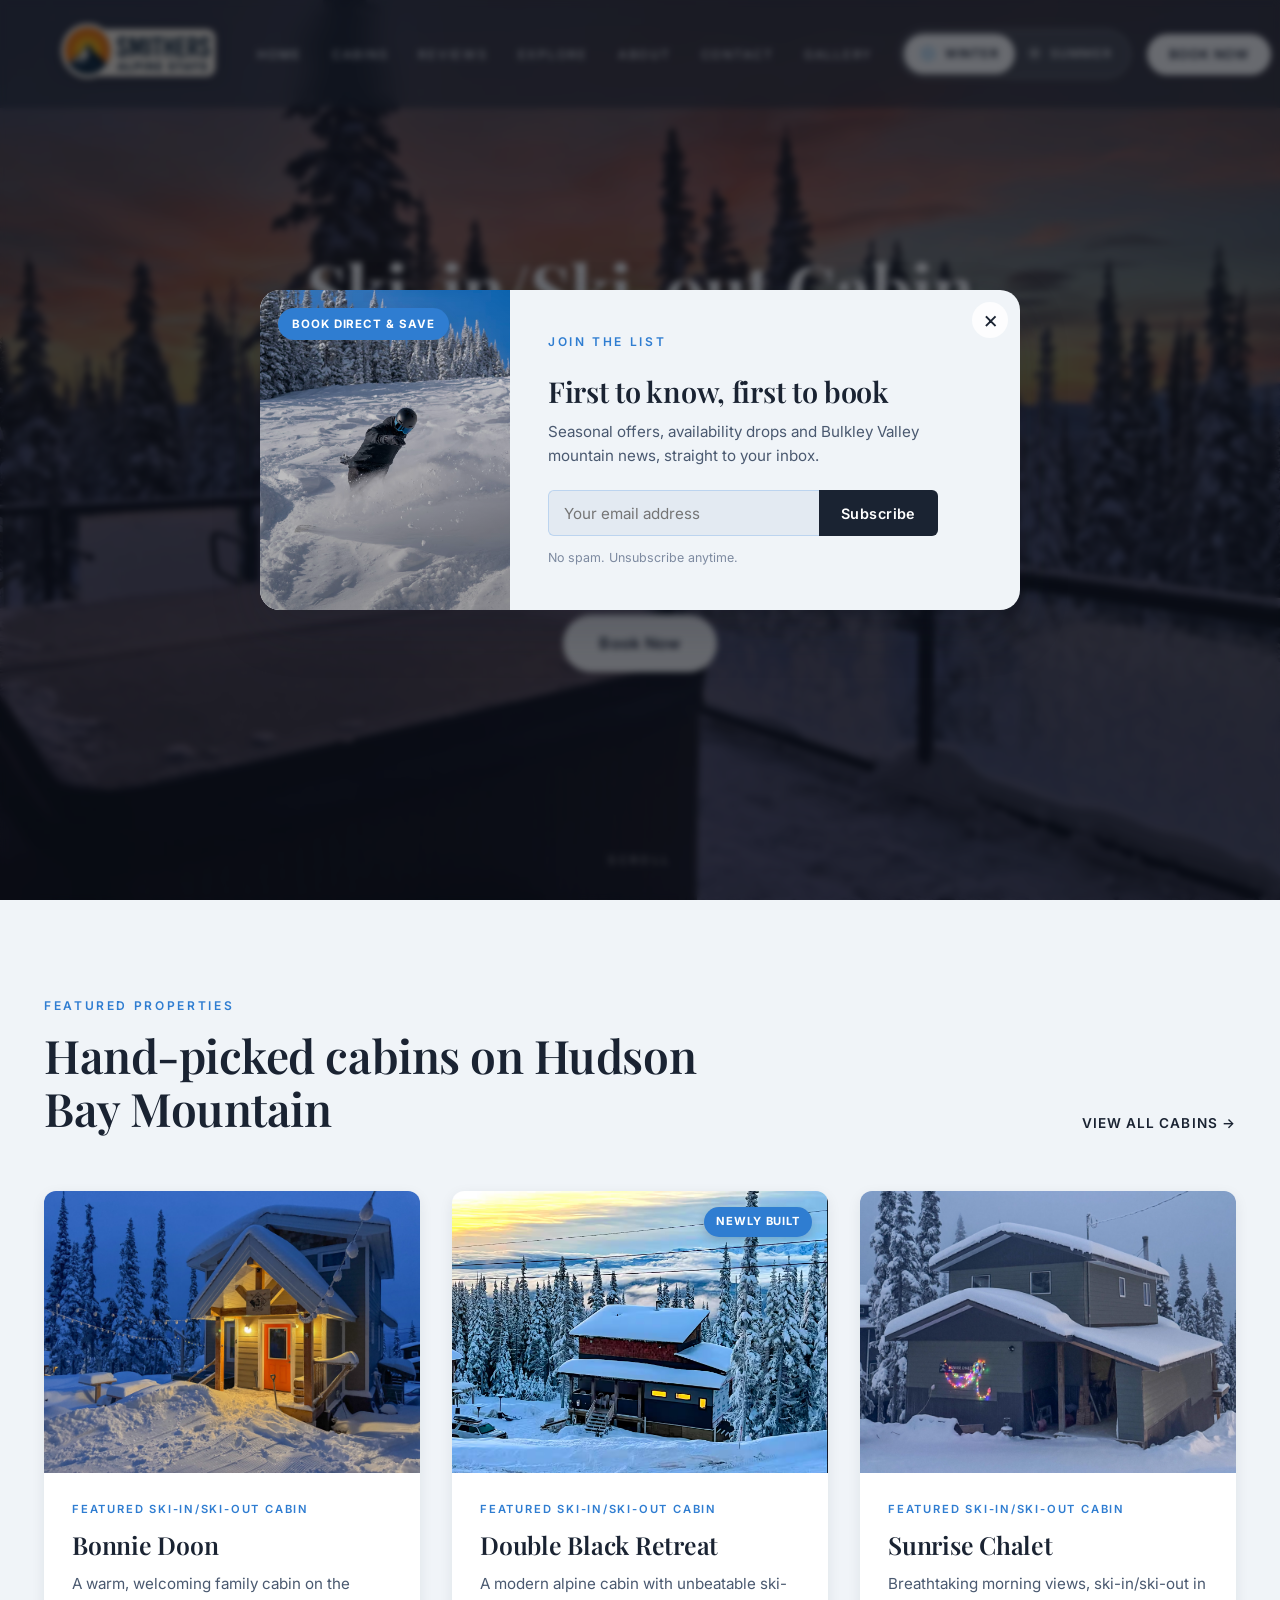
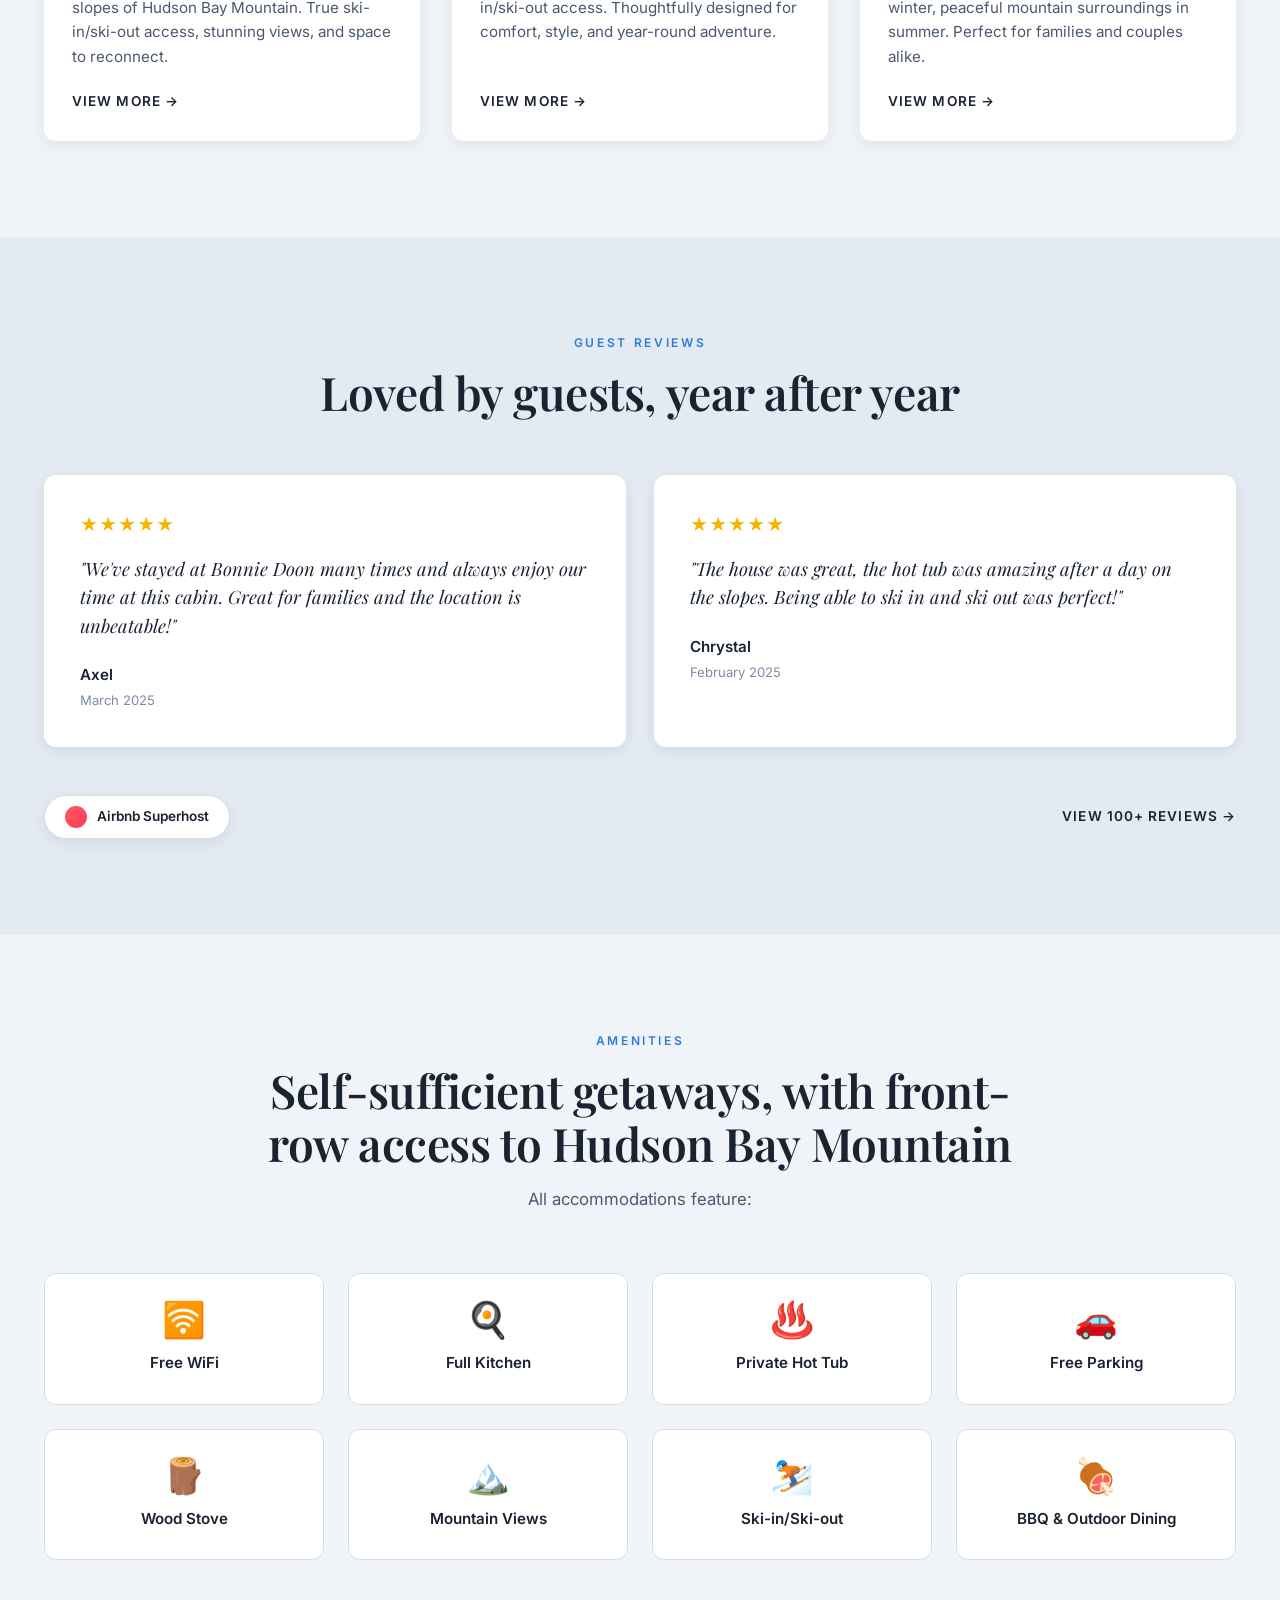
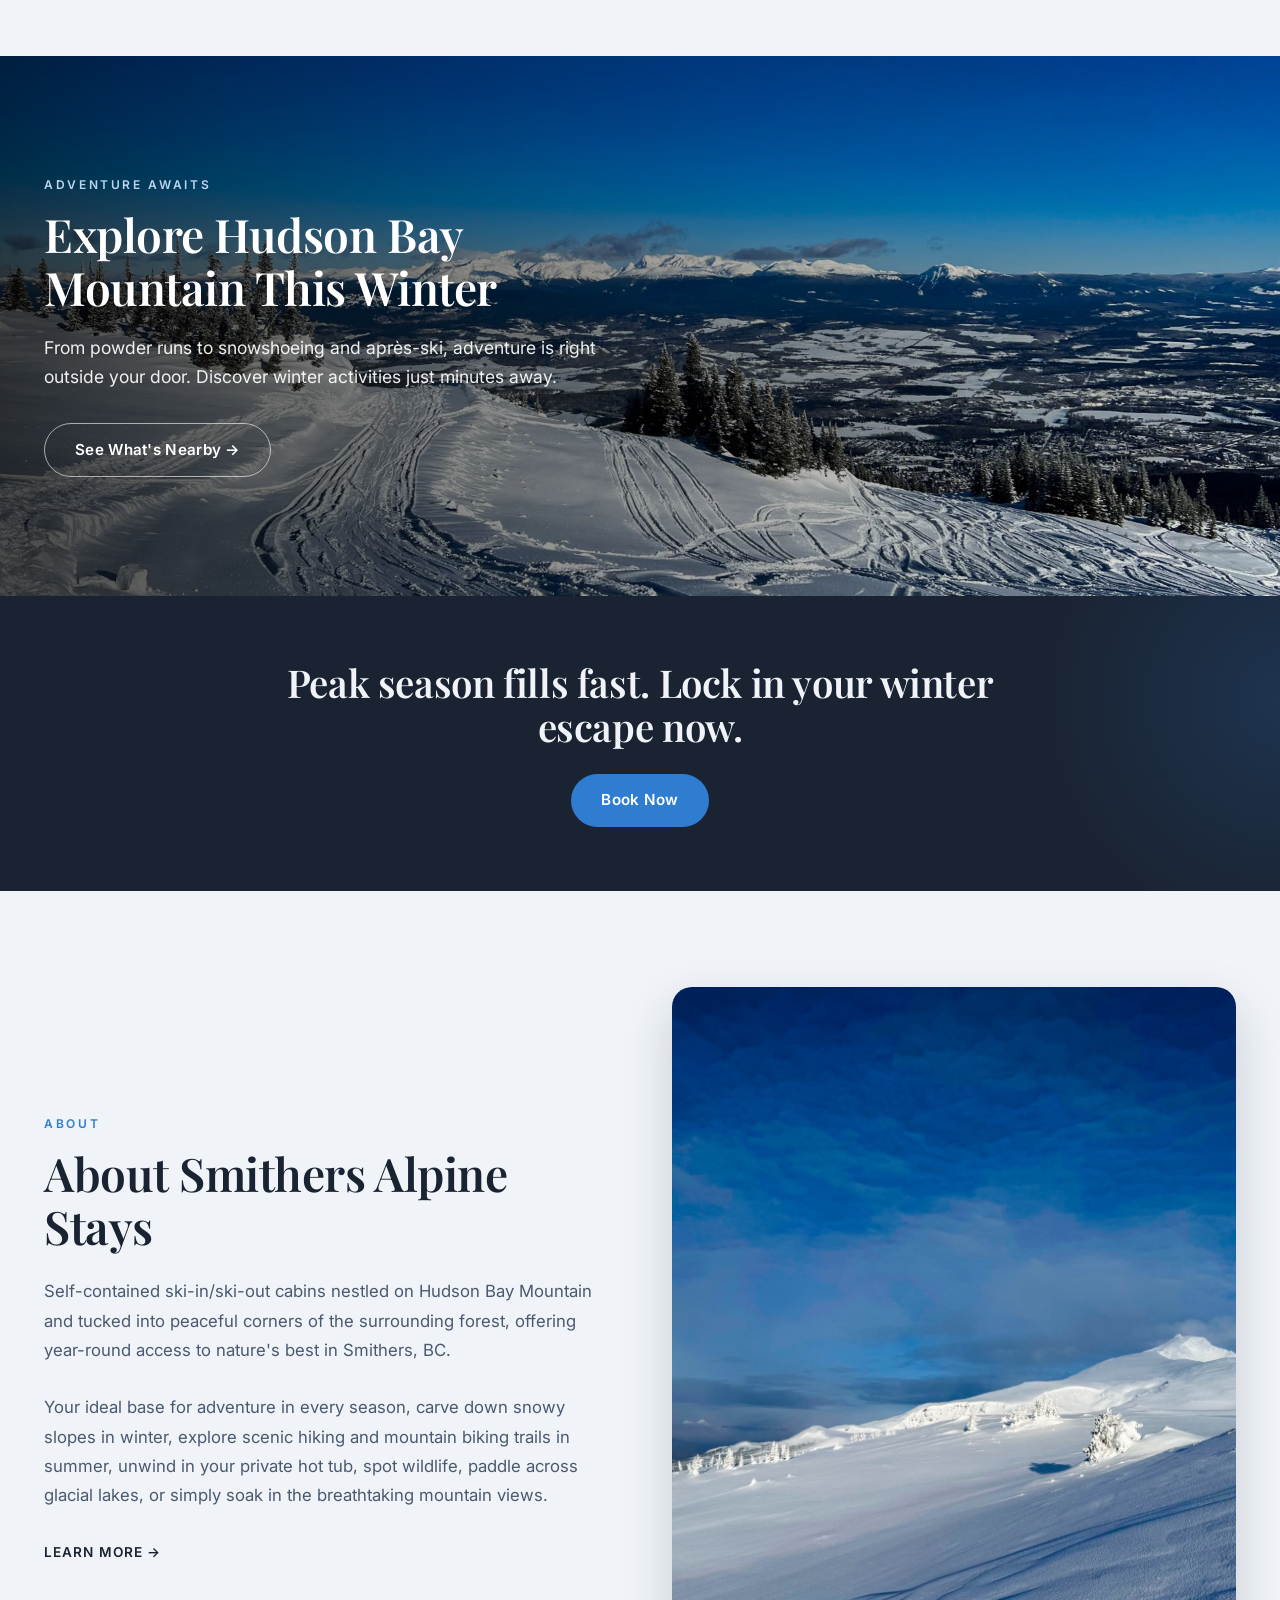
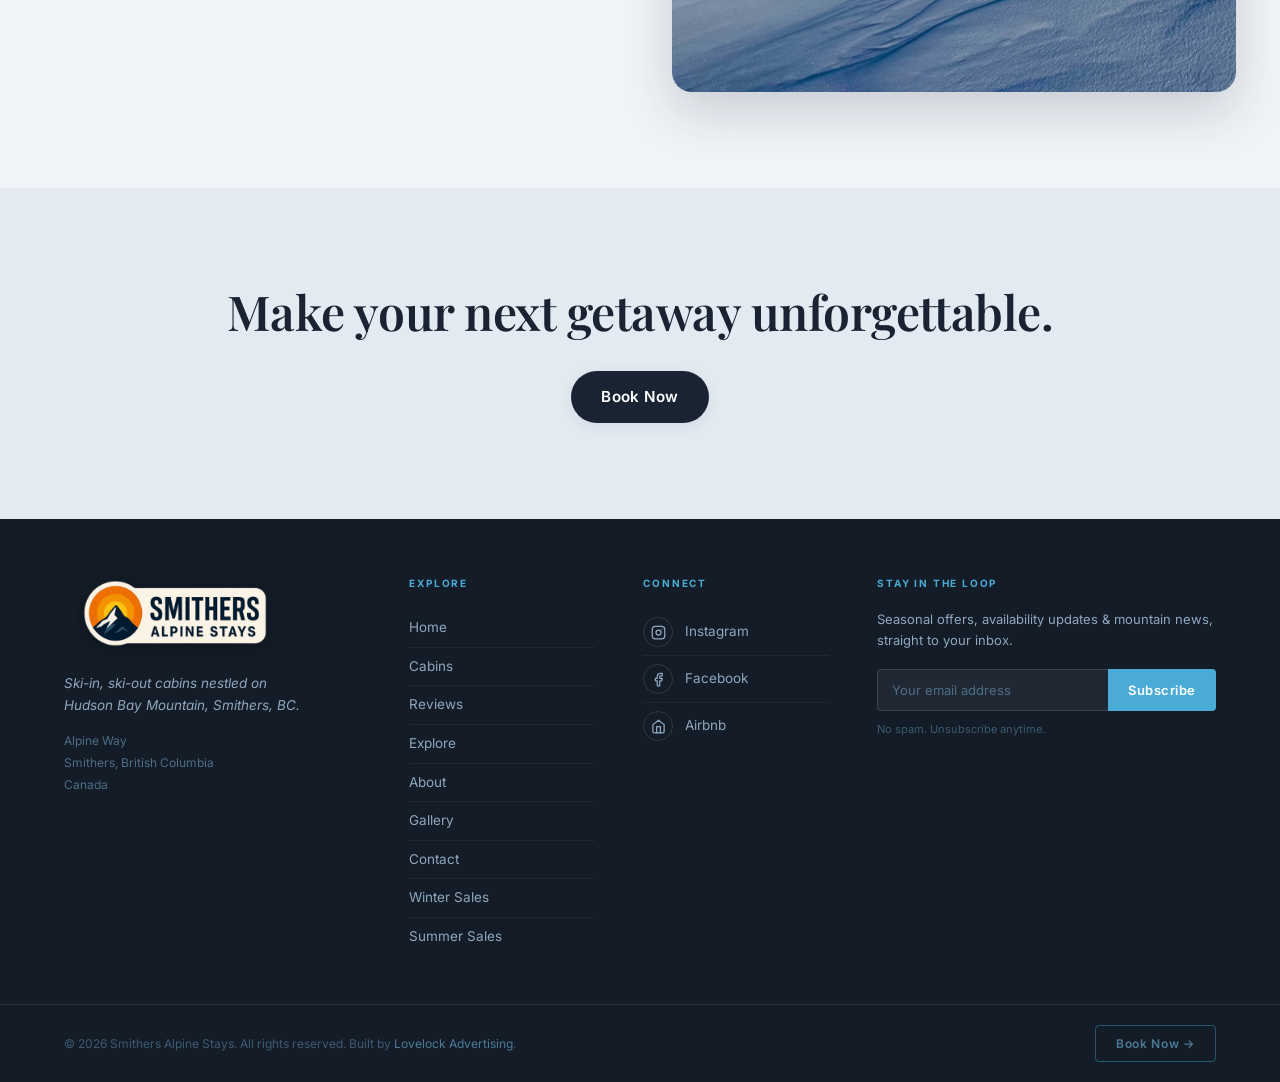
<file: index.html>
<!DOCTYPE html>
<html lang="en">
<head>
<meta charset="UTF-8" />
<meta name="viewport" content="width=device-width, initial-scale=1.0" />
<link rel="icon" href="favicon.ico" sizes="any" />
<link rel="icon" type="image/png" sizes="32x32" href="favicon-32.png" />
<link rel="icon" type="image/png" sizes="16x16" href="favicon-16.png" />
<link rel="apple-touch-icon" sizes="180x180" href="apple-touch-icon.png" />
<link rel="canonical" href="https://www.smithersalpinestays.com/" />
<title>Ski-in/Ski-out Cabin Rentals, Smithers BC | Smithers Alpine Stays</title>
<meta name="description" content="Premium ski-in/ski-out cabin rentals on Hudson Bay Mountain in Smithers, BC. Year-round adventure and unforgettable views. Book your stay today." />
<meta property="og:type" content="website" />
<meta property="og:site_name" content="Smithers Alpine Stays" />
<meta property="og:title" content="Ski-in/Ski-out Cabin Rentals, Smithers BC | Smithers Alpine Stays" />
<meta property="og:description" content="Premium ski-in/ski-out cabin rentals on Hudson Bay Mountain in Smithers, BC. Year-round adventure and unforgettable views. Book your stay today." />
<meta property="og:url" content="https://www.smithersalpinestays.com/" />
<meta property="og:image" content="https://www.smithersalpinestays.com/images/og-image.jpg" />
<meta property="og:image:width" content="1200" />
<meta property="og:image:height" content="630" />
<meta property="og:locale" content="en_CA" />
<meta name="twitter:card" content="summary_large_image" />
<meta name="twitter:title" content="Ski-in/Ski-out Cabin Rentals, Smithers BC | Smithers Alpine Stays" />
<meta name="twitter:description" content="Premium ski-in/ski-out cabin rentals on Hudson Bay Mountain in Smithers, BC. Year-round adventure and unforgettable views. Book your stay today." />
<meta name="twitter:image" content="https://www.smithersalpinestays.com/images/og-image.jpg" />
<link rel="preconnect" href="https://fonts.googleapis.com">
<link rel="preconnect" href="https://fonts.gstatic.com" crossorigin>
<link href="https://fonts.googleapis.com/css2?family=Inter:wght@400;500;600;700&family=Playfair+Display:wght@600;700&display=swap" rel="stylesheet">
<link rel="stylesheet" href="styles.css">
<script>(function(){try{var s=sessionStorage.getItem('sas-season');if(s!=='winter'&&s!=='summer'){var m=new Date().getMonth();s=(m>=10||m<=3)?'winter':'summer';}document.documentElement.setAttribute('data-season',s);}catch(e){document.documentElement.setAttribute('data-season','winter');}})();</script>
<script type="application/ld+json">
{
  "@context": "https://schema.org",
  "@type": "LodgingBusiness",
  "name": "Smithers Alpine Stays",
  "description": "Ski-in/ski-out cabin rentals on Hudson Bay Mountain in Smithers, British Columbia. Three self-contained cabins for year-round mountain getaways.",
  "url": "https://www.smithersalpinestays.com/",
  "image": "https://www.smithersalpinestays.com/images/cabins/bonnie-doon/hero-winter.avif",
  "logo": "https://www.smithersalpinestays.com/images/logo.png",
  "email": "SmithersAlpineStays@gmail.com",
  "address": {
    "@type": "PostalAddress",
    "streetAddress": "Alpine Way",
    "addressLocality": "Smithers",
    "addressRegion": "BC",
    "postalCode": "V0J 2N0",
    "addressCountry": "CA"
  },
  "geo": {
    "@type": "GeoCoordinates",
    "latitude": 54.7843,
    "longitude": -127.295
  },
  "priceRange": "$$",
  "aggregateRating": {
    "@type": "AggregateRating",
    "ratingValue": "5",
    "reviewCount": "123",
    "bestRating": "5",
    "worstRating": "1"
  }
}
</script>
<link rel="preload" as="image" href="images/home/hero-winter.avif" fetchpriority="high" />
</head>
<body>

  <!-- ================ NAV ================ -->
  <header class="nav" id="nav">
    <div class="container nav-inner">
      <a href="/" class="logo" aria-label="Smithers Alpine Stays, home">
        <img src="images/logo.png" alt="Smithers Alpine Stays" width="500" height="500" loading="eager" fetchpriority="high" />
      </a>
      <nav>
        <ul class="nav-links" id="navLinks">
          <li><a href="/" class="active">Home</a></li>
          <li><a href="/cabins">Cabins</a></li>
          <li><a href="/reviews">Reviews</a></li>
          <li><a href="/explore">Explore</a></li>
          <li><a href="/about">About</a></li>
          <li><a href="/contact">Contact</a></li>
          <li><a href="/gallery">Gallery</a></li>
        </ul>
      </nav>
      <div class="nav-actions">
        <div class="season-toggle" id="seasonToggle" role="switch" aria-checked="false" aria-label="Toggle between winter and summer themes" tabindex="0">
          <span class="season-toggle__slider" aria-hidden="true"></span>
          <span class="season-toggle__option season-toggle__option--winter" data-season="winter">
            <span class="emoji">❄️</span><span class="label">Winter</span>
          </span>
          <span class="season-toggle__option season-toggle__option--summer" data-season="summer">
            <span class="emoji">☀️</span><span class="label">Summer</span>
          </span>
        </div>
        <a href="https://secure.webrez.com/hotel/4262" target="_blank" rel="noopener" class="nav-book-btn">Book Now</a>
        <button class="hamburger" id="hamburger" aria-label="Toggle menu" aria-expanded="false">
          <span></span><span></span><span></span>
        </button>
      </div>
    </div>
  </header>

  <!-- ================ HERO ================ -->
  <section class="hero" id="hero">
    <div class="hero-content">
      <h1 id="heroHeadline">Ski-in/Ski-out Cabin Rentals on Hudson Bay Mountain</h1>
      <p id="heroSubheading">Breathtaking views and unforgettable stays. Ski-in, ski-out access in Smithers, BC.</p>
      <a href="https://secure.webrez.com/hotel/4262" target="_blank" rel="noopener" class="btn btn-light">Book Now</a>
    </div>
    <div class="hero-scroll-cue">Scroll</div>
  </section>

  <!-- ================ FEATURED CABINS ================ -->
  <section id="cabins">
    <div class="container">
      <div class="section-head reveal">
        <div>
          <span class="section-eyebrow">Featured Properties</span>
          <h2>Hand-picked cabins on Hudson Bay Mountain</h2>
        </div>
        <a href="/cabins" class="link-arrow">View All Cabins →</a>
      </div>
      <div class="cabins-grid">
        <article class="cabin-card cabin-card--bonnie reveal">
          <div class="cabin-card__media">
            <div class="cabin-card__photo" role="img" aria-label="Bonnie Doon cabin exterior"></div>
          </div>
          <div class="cabin-card__body">
            <span class="cabin-card__tag">Featured Ski-in/ski-out Cabin</span>
            <h3>Bonnie Doon</h3>
            <p>A warm, welcoming family cabin on the slopes of Hudson Bay Mountain. True ski-in/ski-out access, stunning views, and space to reconnect.</p>
            <a href="/bonnie-doon" class="link-arrow">View More →</a>
          </div>
        </article>
        <article class="cabin-card cabin-card--double-black reveal">
          <div class="cabin-card__media">
            <div class="cabin-card__photo" role="img" aria-label="Double Black Retreat modern cabin"></div>
            <span class="cabin-card__badge">Newly Built</span>
          </div>
          <div class="cabin-card__body">
            <span class="cabin-card__tag">Featured Ski-in/ski-out Cabin</span>
            <h3>Double Black Retreat</h3>
            <p>A modern alpine cabin with unbeatable ski-in/ski-out access. Thoughtfully designed for comfort, style, and year-round adventure.</p>
            <a href="/double-black" class="link-arrow">View More →</a>
          </div>
        </article>
        <article class="cabin-card cabin-card--sunrise reveal">
          <div class="cabin-card__media">
            <div class="cabin-card__photo" role="img" aria-label="Sunrise Chalet on the mountain"></div>
          </div>
          <div class="cabin-card__body">
            <span class="cabin-card__tag">Featured Ski-in/ski-out Cabin</span>
            <h3>Sunrise Chalet</h3>
            <p>Breathtaking morning views, ski-in/ski-out in winter, peaceful mountain surroundings in summer. Perfect for families and couples alike.</p>
            <a href="/sunrise-chalet" class="link-arrow">View More →</a>
          </div>
        </article>
      </div>
    </div>
  </section>

  <!-- ================ REVIEWS ================ -->
  <section class="reviews" id="reviews">
    <div class="container">
      <div class="section-head section-head--center reveal">
        <div>
          <span class="section-eyebrow">Guest Reviews</span>
          <h2>Loved by guests, year after year</h2>
        </div>
      </div>
      <div class="reviews-grid">
        <div class="review-card reveal">
          <div class="stars" aria-label="5 out of 5 stars">★★★★★</div>
          <blockquote>We've stayed at Bonnie Doon many times and always enjoy our time at this cabin. Great for families and the location is unbeatable!</blockquote>
          <cite>Axel<span>March 2025</span></cite>
        </div>
        <div class="review-card reveal">
          <div class="stars" aria-label="5 out of 5 stars">★★★★★</div>
          <blockquote>The house was great, the hot tub was amazing after a day on the slopes. Being able to ski in and ski out was perfect!</blockquote>
          <cite>Chrystal<span>February 2025</span></cite>
        </div>
      </div>
      <div class="reviews-footer reveal">
        <span class="superhost-badge">Airbnb Superhost</span>
        <a href="/reviews" class="link-arrow">View 100+ Reviews →</a>
      </div>
    </div>
  </section>

  <!-- ================ AMENITIES ================ -->
  <section id="amenities">
    <div class="container">
      <div class="amenities-head reveal">
        <span class="section-eyebrow">Amenities</span>
        <h2>Self-sufficient getaways, with front-row access to Hudson Bay Mountain</h2>
        <p>All accommodations feature:</p>
      </div>
      <div class="amenities-grid">
        <div class="amenity reveal"><div class="amenity__icon">🛜</div><div class="amenity__name">Free WiFi</div></div>
        <div class="amenity reveal"><div class="amenity__icon">🍳</div><div class="amenity__name">Full Kitchen</div></div>
        <div class="amenity reveal"><div class="amenity__icon">♨️</div><div class="amenity__name">Private Hot Tub</div></div>
        <div class="amenity reveal"><div class="amenity__icon">🚗</div><div class="amenity__name">Free Parking</div></div>
        <div class="amenity reveal"><div class="amenity__icon">🪵</div><div class="amenity__name">Wood Stove</div></div>
        <div class="amenity reveal"><div class="amenity__icon">🏔️</div><div class="amenity__name">Mountain Views</div></div>
        <div class="amenity reveal"><div class="amenity__icon">⛷️</div><div class="amenity__name">Ski-in/Ski-out</div></div>
        <div class="amenity reveal"><div class="amenity__icon">🍖</div><div class="amenity__name">BBQ &amp; Outdoor Dining</div></div>
      </div>
    </div>
  </section>

  <!-- ================ EXPLORE ================ -->
  <section class="explore" id="explore">
    <div class="explore-bg">
      <div class="container">
        <div class="explore-content reveal">
          <span class="section-eyebrow" style="color: var(--color-accent-2);">Adventure Awaits</span>
          <h2 id="exploreHeadline">Explore Hudson Bay Mountain This Winter</h2>
          <p id="exploreBody">From powder runs to snowshoeing and après-ski, adventure is right outside your door. Discover winter activities just minutes away.</p>
          <a href="/explore" class="btn btn-outline-light">See What's Nearby →</a>
        </div>
      </div>
    </div>
  </section>

  <!-- ================ URGENCY BANNER ================ -->
  <section class="urgency">
    <div class="container urgency-inner reveal">
      <h2 id="urgencyText">Peak season fills fast. Lock in your winter escape now.</h2>
      <a href="https://secure.webrez.com/hotel/4262" target="_blank" rel="noopener" class="btn">Book Now</a>
    </div>
  </section>

  <!-- ================ ABOUT ================ -->
  <section id="about">
    <div class="container">
      <div class="about-grid">
        <div class="about-text reveal">
          <span class="section-eyebrow">About</span>
          <h2>About Smithers Alpine Stays</h2>
          <p>Self-contained ski-in/ski-out cabins nestled on Hudson Bay Mountain and tucked into peaceful corners of the surrounding forest, offering year-round access to nature's best in Smithers, BC.</p>
          <p>Your ideal base for adventure in every season, carve down snowy slopes in winter, explore scenic hiking and mountain biking trails in summer, unwind in your private hot tub, spot wildlife, paddle across glacial lakes, or simply soak in the breathtaking mountain views.</p>
          <a href="/about" class="link-arrow">Learn More →</a>
        </div>
        <div class="about-image reveal" role="img" aria-label="Hudson Bay Mountain landscape near Smithers"></div>
      </div>
    </div>
  </section>

  <!-- ================ FINAL CTA ================ -->
  <section class="final-cta">
    <div class="container reveal">
      <h2>Make your next getaway unforgettable.</h2>
      <a href="https://secure.webrez.com/hotel/4262" target="_blank" rel="noopener" class="btn btn-primary">Book Now</a>
    </div>
  </section>

  <!-- ================ FOOTER ================ -->
  <footer class="sas-footer">
    <div class="sas-footer-main">

      <div>
        <a class="sas-footer-logo" href="/">
          <img src="images/logo.png" alt="Smithers Alpine Stays" width="500" height="500" loading="lazy" />
        </a>
        <p class="sas-footer-tagline">Ski-in, ski-out cabins nestled on<br>Hudson Bay Mountain, Smithers, BC.</p>
        <address class="sas-footer-address">
          Alpine Way<br>
          Smithers, British Columbia<br>
          Canada
        </address>
      </div>

      <div>
        <p class="sas-footer-col-heading">Explore</p>
        <ul class="sas-footer-nav">
          <li><a href="/">Home <span class="sas-arrow">&rsaquo;</span></a></li>
          <li><a href="/cabins">Cabins <span class="sas-arrow">&rsaquo;</span></a></li>
          <li><a href="/reviews">Reviews <span class="sas-arrow">&rsaquo;</span></a></li>
          <li><a href="/explore">Explore <span class="sas-arrow">&rsaquo;</span></a></li>
          <li><a href="/about">About <span class="sas-arrow">&rsaquo;</span></a></li>
          <li><a href="/gallery">Gallery <span class="sas-arrow">&rsaquo;</span></a></li>
          <li><a href="/contact">Contact <span class="sas-arrow">&rsaquo;</span></a></li>
          <li><a href="/winter-sales">Winter Sales <span class="sas-arrow">&rsaquo;</span></a></li>
          <li><a href="/summer-sales">Summer Sales <span class="sas-arrow">&rsaquo;</span></a></li>
        </ul>
      </div>

      <div>
        <p class="sas-footer-col-heading">Connect</p>
        <ul class="sas-footer-connect">
          <li>
            <a href="https://www.instagram.com/smithersalpinestays?igsh=djlueGt5MG1nbWk=" target="_blank" rel="noopener">
              <span class="sas-connect-icon">
                <svg width="15" height="15" viewBox="0 0 24 24" fill="none" stroke="currentColor" stroke-width="2" stroke-linecap="round" stroke-linejoin="round">
                  <rect x="2" y="2" width="20" height="20" rx="5"/>
                  <circle cx="12" cy="12" r="4"/>
                  <circle cx="17.5" cy="6.5" r="1" fill="currentColor" stroke="none"/>
                </svg>
              </span>
              Instagram
            </a>
          </li>
          <li>
            <a href="https://www.facebook.com/share/1DURParRTo/?mibextid=wwXIfr" target="_blank" rel="noopener">
              <span class="sas-connect-icon">
                <svg width="15" height="15" viewBox="0 0 24 24" fill="none" stroke="currentColor" stroke-width="2" stroke-linecap="round" stroke-linejoin="round">
                  <path d="M18 2h-3a5 5 0 0 0-5 5v3H7v4h3v8h4v-8h3l1-4h-4V7a1 1 0 0 1 1-1h3z"/>
                </svg>
              </span>
              Facebook
            </a>
          </li>
          <li>
            <a href="https://www.airbnb.com.au/rooms/21594320?guests=1&amp;adults=1&amp;s=67&amp;unique_share_id=6e5dc900-5e08-4abf-ae2c-c49604d63402" target="_blank" rel="noopener">
              <span class="sas-connect-icon">
                <svg width="15" height="15" viewBox="0 0 24 24" fill="none" stroke="currentColor" stroke-width="2" stroke-linecap="round" stroke-linejoin="round">
                  <path d="M3 9l9-7 9 7v11a2 2 0 0 1-2 2H5a2 2 0 0 1-2-2z"/>
                  <polyline points="9 22 9 12 15 12 15 22"/>
                </svg>
              </span>
              Airbnb
            </a>
          </li>
        </ul>
      </div>

      <div>
        <p class="sas-footer-col-heading">Stay in the loop</p>
        <p class="sas-subscribe-copy">Seasonal offers, availability updates &amp; mountain news, straight to your inbox.</p>
        <div class="sas-subscribe-row">
          <input class="sas-subscribe-input" type="email" placeholder="Your email address" aria-label="Email address" />
          <button class="sas-subscribe-btn" type="button">Subscribe</button>
        </div>
        <p class="sas-subscribe-note">No spam. Unsubscribe anytime.</p>
      </div>

    </div>

    <div class="sas-footer-bar">
      <p>&copy; 2026 Smithers Alpine Stays. All rights reserved. Built by <a href="https://lovelockadvertising.com" target="_blank" rel="noopener">Lovelock Advertising</a>.</p>
      <a class="sas-footer-book-btn" href="https://secure.webrez.com/hotel/4262" target="_blank" rel="noopener">Book Now &rarr;</a>
    </div>
  </footer>

  <!-- ================ EMAIL SIGNUP POPUP (home page only) ================ -->
  <div class="email-popup" id="emailPopup" role="dialog" aria-modal="true" aria-labelledby="emailPopupTitle" aria-hidden="true">
    <div class="email-popup__backdrop" data-popup-close></div>
    <div class="email-popup__card">
      <button class="email-popup__close" type="button" aria-label="Close" data-popup-close>&times;</button>
      <div class="email-popup__art" aria-hidden="true">
        <span class="email-popup__badge">Book Direct &amp; Save</span>
      </div>
      <div class="email-popup__body">
        <span class="section-eyebrow">Join the list</span>
        <h2 class="email-popup__title" id="emailPopupTitle">First to know, first to book</h2>
        <p class="email-popup__copy">Seasonal offers, availability drops and Bulkley Valley mountain news, straight to your inbox.</p>
        <!-- TODO: wire this form action/handler to your email list provider -->
        <form class="email-popup__form" id="emailPopupForm" novalidate>
          <input class="email-popup__input" type="email" name="email" placeholder="Your email address" aria-label="Email address" required />
          <button class="email-popup__btn" type="submit">Subscribe</button>
        </form>
        <p class="email-popup__note">No spam. Unsubscribe anytime.</p>
        <p class="email-popup__success">Thanks for joining. Check your inbox to confirm your subscription, then keep an eye out for offers and mountain news.</p>
      </div>
    </div>
  </div>

<script src="main.js"></script>
</body>
</html>
</file>
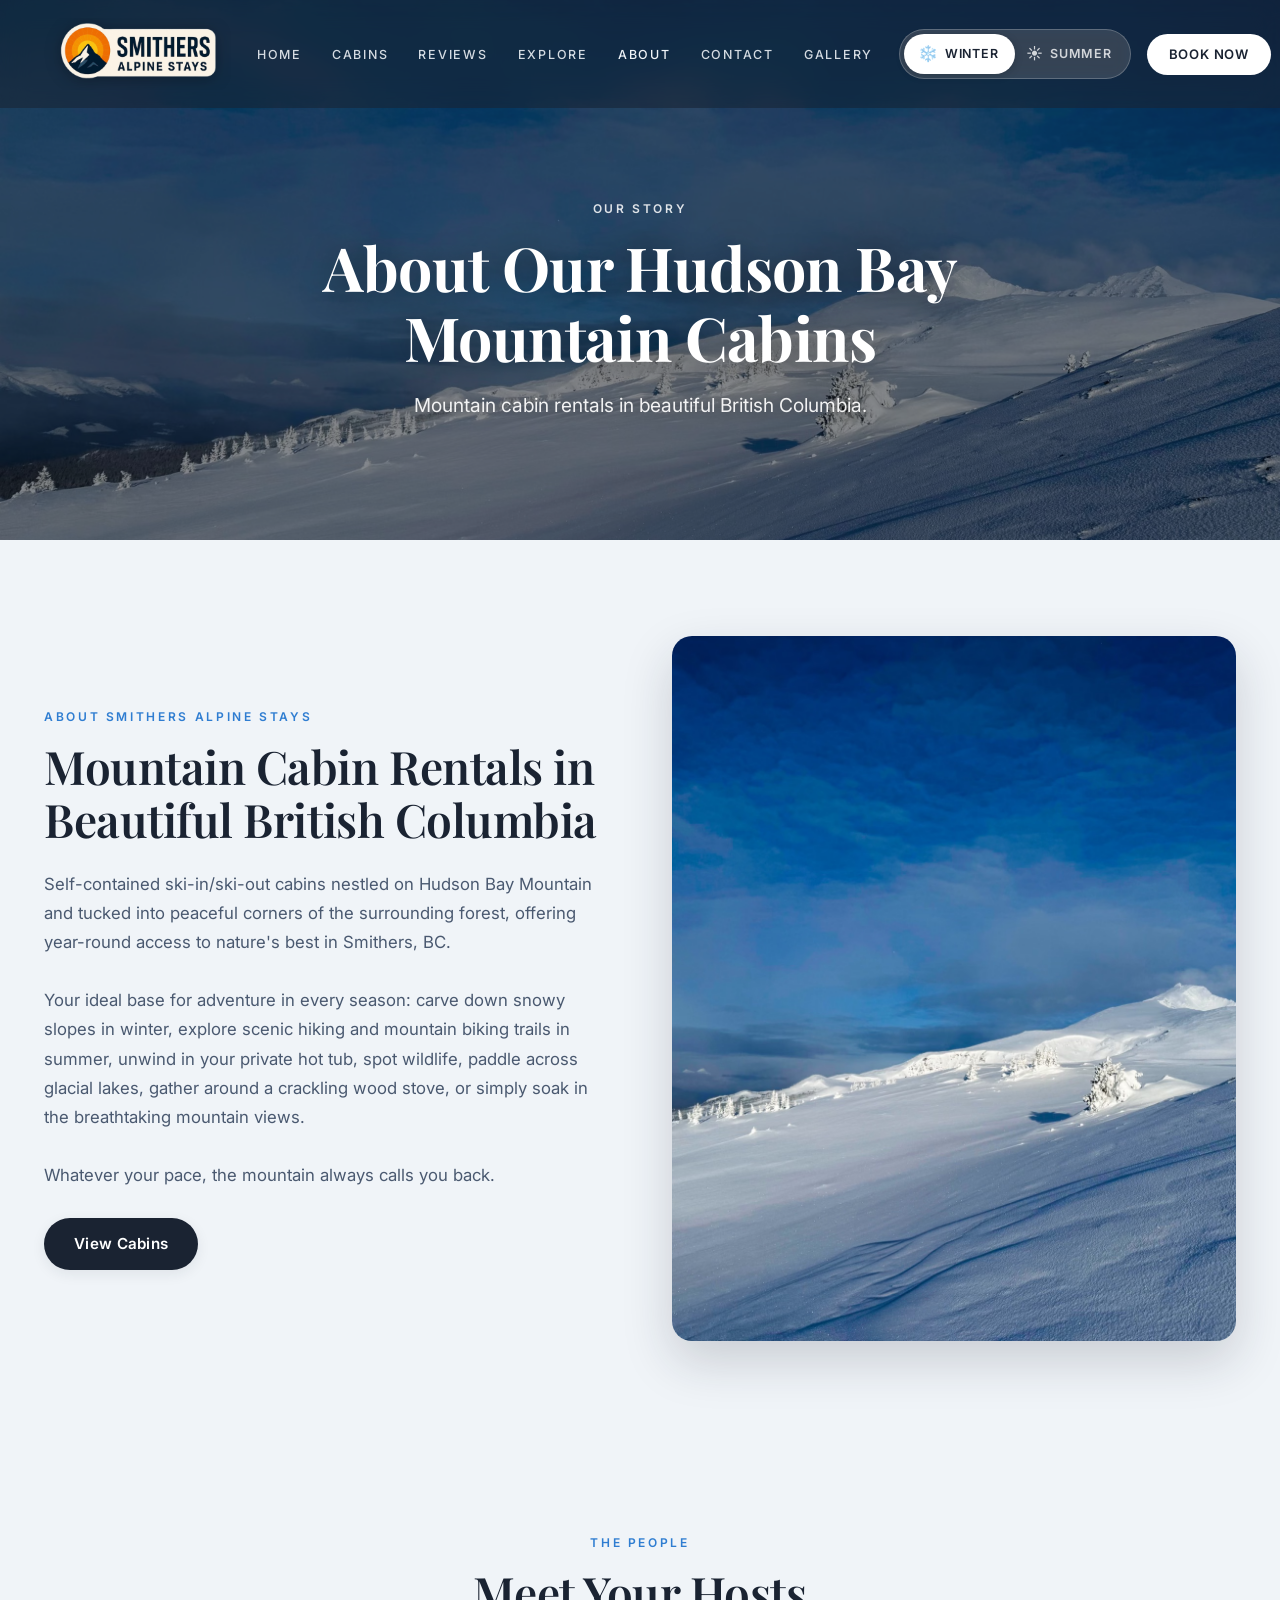
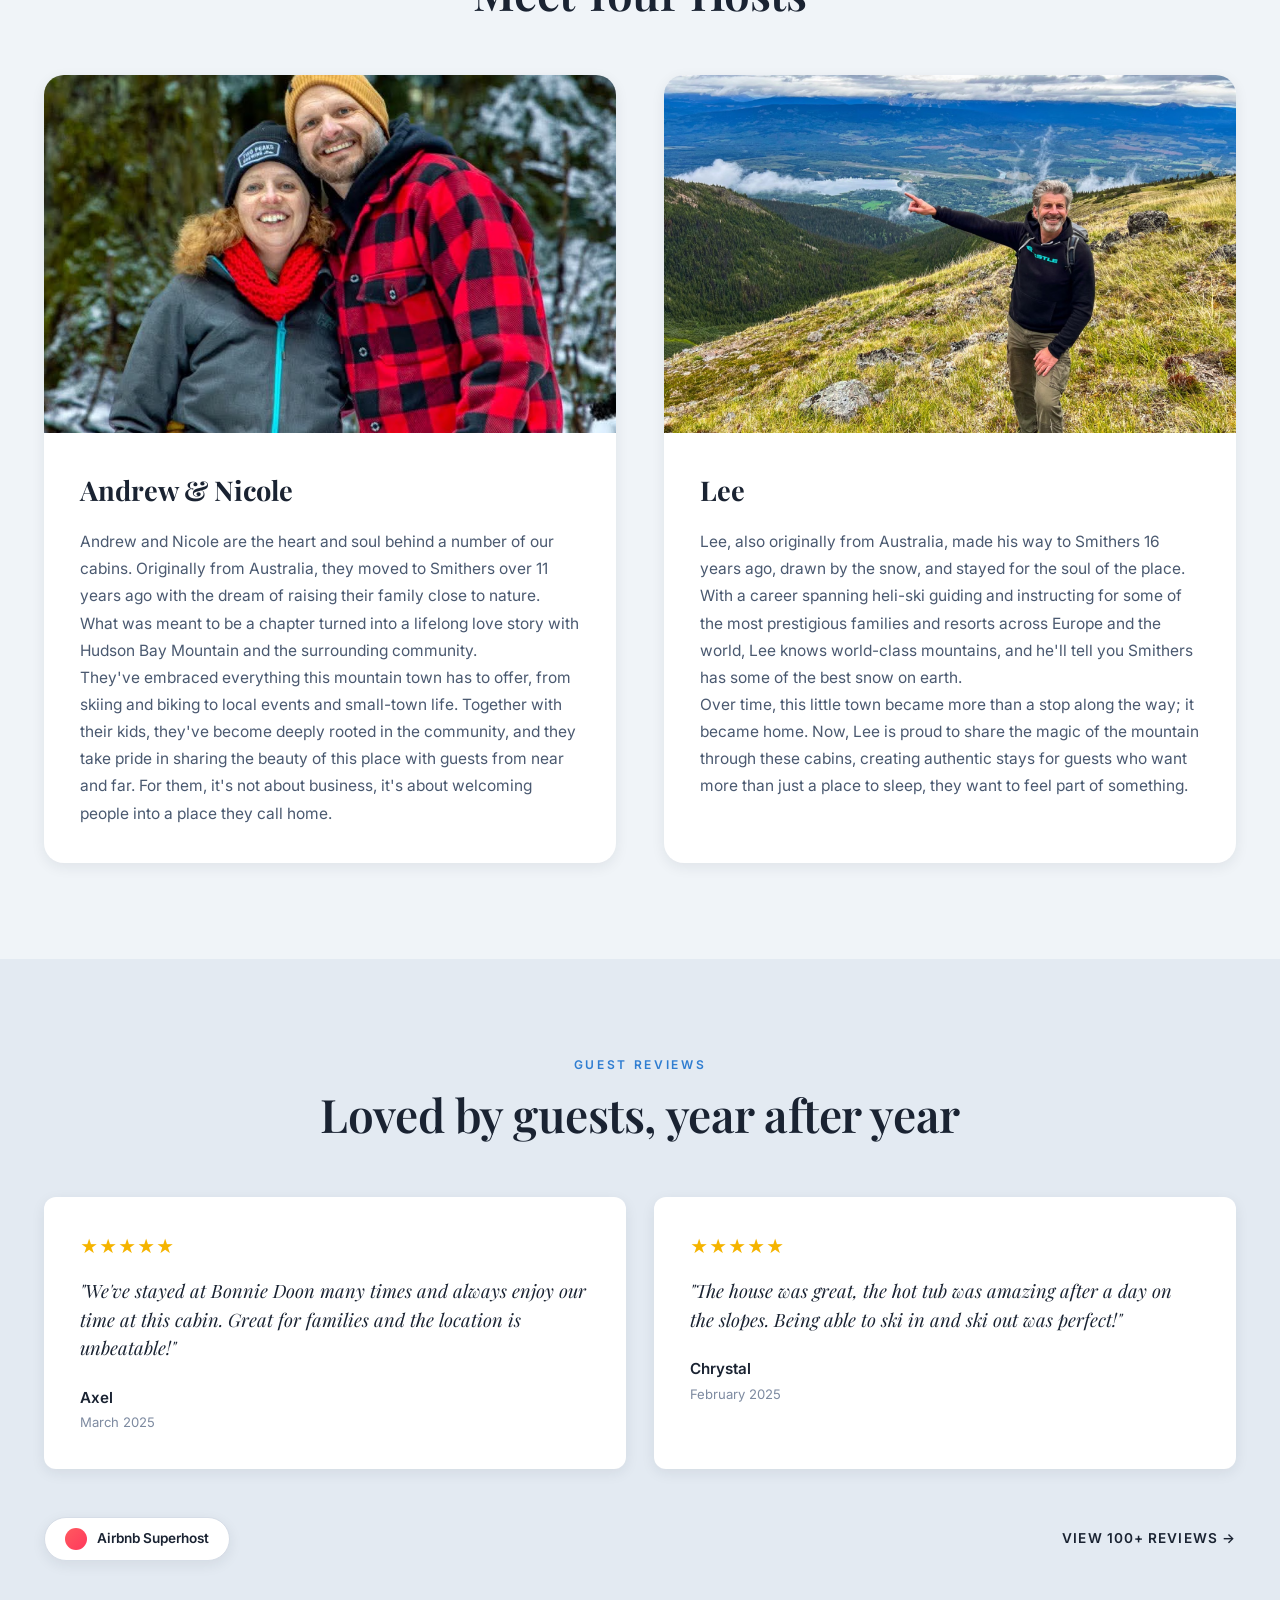
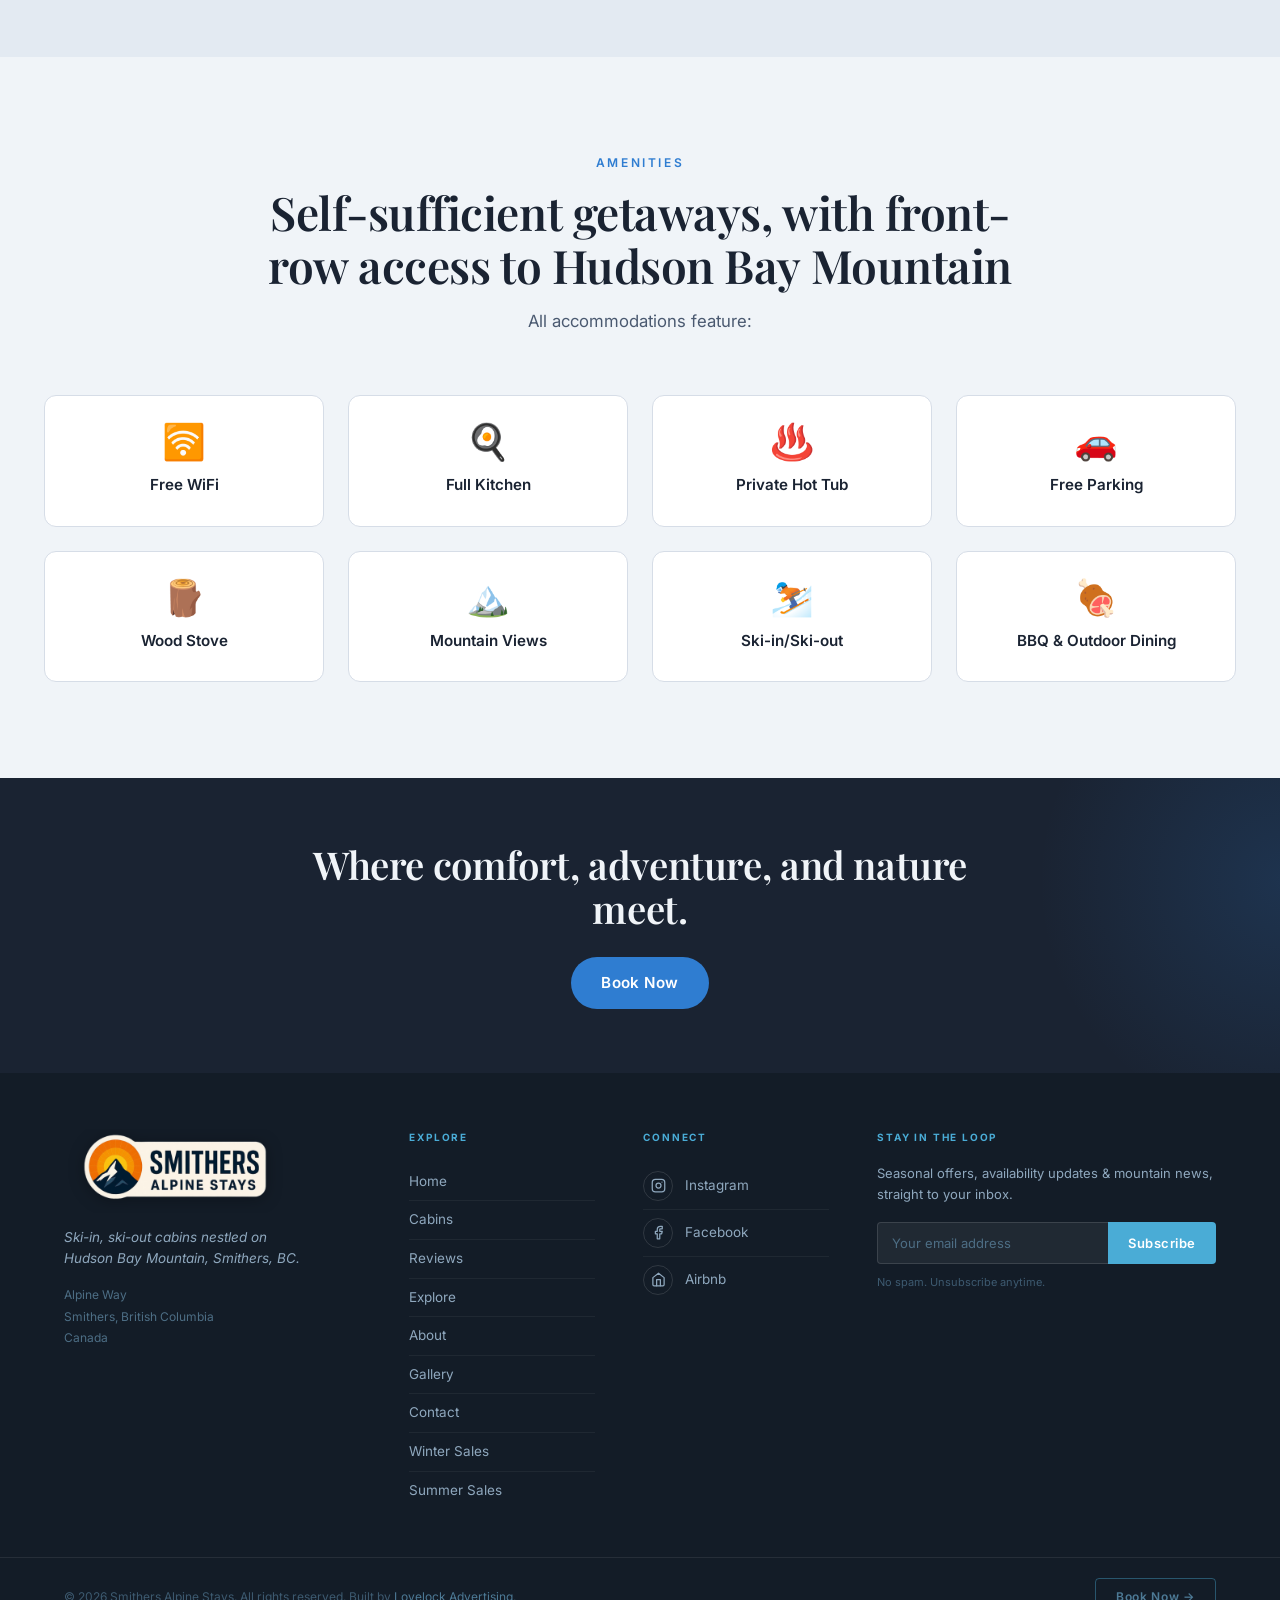
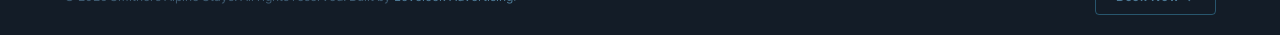
<file: about.html>
<!DOCTYPE html>
<html lang="en">
<head>
<meta charset="UTF-8" />
<meta name="viewport" content="width=device-width, initial-scale=1.0" />
<link rel="icon" href="favicon.ico" sizes="any" />
<link rel="icon" type="image/png" sizes="32x32" href="favicon-32.png" />
<link rel="icon" type="image/png" sizes="16x16" href="favicon-16.png" />
<link rel="apple-touch-icon" sizes="180x180" href="apple-touch-icon.png" />
<link rel="canonical" href="https://www.smithersalpinestays.com/about" />
<title>About Our Hudson Bay Mountain Cabins | Smithers Alpine Stays</title>
<meta name="description" content="Meet the family behind Smithers Alpine Stays and our three self-contained ski-in/ski-out cabins on Hudson Bay Mountain. Read our story and book a visit." />
<meta property="og:type" content="website" />
<meta property="og:site_name" content="Smithers Alpine Stays" />
<meta property="og:title" content="About Our Hudson Bay Mountain Cabins | Smithers Alpine Stays" />
<meta property="og:description" content="Meet the family behind Smithers Alpine Stays and our three self-contained ski-in/ski-out cabins on Hudson Bay Mountain. Read our story and book a visit." />
<meta property="og:url" content="https://www.smithersalpinestays.com/about" />
<meta property="og:image" content="https://www.smithersalpinestays.com/images/og-image.jpg" />
<meta property="og:image:width" content="1200" />
<meta property="og:image:height" content="630" />
<meta property="og:locale" content="en_CA" />
<meta name="twitter:card" content="summary_large_image" />
<meta name="twitter:title" content="About Our Hudson Bay Mountain Cabins | Smithers Alpine Stays" />
<meta name="twitter:description" content="Meet the family behind Smithers Alpine Stays and our three self-contained ski-in/ski-out cabins on Hudson Bay Mountain. Read our story and book a visit." />
<meta name="twitter:image" content="https://www.smithersalpinestays.com/images/og-image.jpg" />
<link rel="preconnect" href="https://fonts.googleapis.com">
<link rel="preconnect" href="https://fonts.gstatic.com" crossorigin>
<link href="https://fonts.googleapis.com/css2?family=Inter:wght@400;500;600;700&family=Playfair+Display:wght@600;700&display=swap" rel="stylesheet">
<link rel="stylesheet" href="styles.css">
<style>
  .about-page-hero { background-image: url('images/landscapes/ridgeline.avif'); }
  .host-card--andrew-nicole .host-card__media {
    background-image: url('images/hosts/andrew-and-nicole.avif');
    background-position: center 22%;
  }
  .host-card--lee .host-card__media { background-image: url('images/hosts/lee.avif'); }
</style>
<script>(function(){try{var s=sessionStorage.getItem('sas-season');if(s!=='winter'&&s!=='summer'){var m=new Date().getMonth();s=(m>=10||m<=3)?'winter':'summer';}document.documentElement.setAttribute('data-season',s);}catch(e){document.documentElement.setAttribute('data-season','winter');}})();</script>
<script type="application/ld+json">
{
  "@context": "https://schema.org",
  "@type": "LodgingBusiness",
  "name": "Smithers Alpine Stays",
  "description": "Ski-in/ski-out cabin rentals on Hudson Bay Mountain in Smithers, British Columbia. Three self-contained cabins for year-round mountain getaways.",
  "url": "https://www.smithersalpinestays.com/",
  "image": "https://www.smithersalpinestays.com/images/cabins/bonnie-doon/hero-winter.avif",
  "logo": "https://www.smithersalpinestays.com/images/logo.png",
  "email": "SmithersAlpineStays@gmail.com",
  "address": {
    "@type": "PostalAddress",
    "streetAddress": "Alpine Way",
    "addressLocality": "Smithers",
    "addressRegion": "BC",
    "postalCode": "V0J 2N0",
    "addressCountry": "CA"
  },
  "geo": {
    "@type": "GeoCoordinates",
    "latitude": 54.7843,
    "longitude": -127.295
  },
  "priceRange": "$$",
  "aggregateRating": {
    "@type": "AggregateRating",
    "ratingValue": "5",
    "reviewCount": "123",
    "bestRating": "5",
    "worstRating": "1"
  }
}
</script>
<link rel="preload" as="image" href="images/landscapes/ridgeline.avif" fetchpriority="high" />
</head>
<body>

  <header class="nav" id="nav">
    <div class="container nav-inner">
      <a href="/" class="logo" aria-label="Smithers Alpine Stays, home">
        <img src="images/logo.png" alt="Smithers Alpine Stays" width="500" height="500" loading="eager" fetchpriority="high" />
      </a>
      <nav>
        <ul class="nav-links" id="navLinks">
          <li><a href="/">Home</a></li>
          <li><a href="/cabins">Cabins</a></li>
          <li><a href="/reviews">Reviews</a></li>
          <li><a href="/explore">Explore</a></li>
          <li><a href="/about" class="active">About</a></li>
          <li><a href="/contact">Contact</a></li>
          <li><a href="/gallery">Gallery</a></li>
        </ul>
      </nav>
      <div class="nav-actions">
        <div class="season-toggle" id="seasonToggle" role="switch" aria-checked="false" aria-label="Toggle between winter and summer themes" tabindex="0">
          <span class="season-toggle__slider" aria-hidden="true"></span>
          <span class="season-toggle__option season-toggle__option--winter" data-season="winter">
            <span class="emoji">❄️</span><span class="label">Winter</span>
          </span>
          <span class="season-toggle__option season-toggle__option--summer" data-season="summer">
            <span class="emoji">☀️</span><span class="label">Summer</span>
          </span>
        </div>
        <a href="https://secure.webrez.com/hotel/4262" target="_blank" rel="noopener" class="nav-book-btn">Book Now</a>
        <button class="hamburger" id="hamburger" aria-label="Toggle menu" aria-expanded="false">
          <span></span><span></span><span></span>
        </button>
      </div>
    </div>
  </header>

  <section class="page-hero about-page-hero">
    <div class="page-hero-content">
      <span class="section-eyebrow" style="color: rgba(255,255,255,0.85);">Our Story</span>
      <h1>About Our Hudson Bay Mountain Cabins</h1>
      <p>Mountain cabin rentals in beautiful British Columbia.</p>
    </div>
  </section>

  <section>
    <div class="container">
      <div class="about-grid">
        <div class="about-text reveal">
          <span class="section-eyebrow">About Smithers Alpine Stays</span>
          <h2>Mountain Cabin Rentals in Beautiful British Columbia</h2>
          <p>Self-contained ski-in/ski-out cabins nestled on Hudson Bay Mountain and tucked into peaceful corners of the surrounding forest, offering year-round access to nature's best in Smithers, BC.</p>
          <p>Your ideal base for adventure in every season: carve down snowy slopes in winter, explore scenic hiking and mountain biking trails in summer, unwind in your private hot tub, spot wildlife, paddle across glacial lakes, gather around a crackling wood stove, or simply soak in the breathtaking mountain views.</p>
          <p>Whatever your pace, the mountain always calls you back.</p>
          <a href="/cabins" class="btn btn-primary">View Cabins</a>
        </div>
        <div class="about-image about-image--fixed reveal" role="img" aria-label="Hudson Bay Mountain landscape near Smithers"></div>
      </div>
    </div>
  </section>

  <section>
    <div class="container">
      <div class="section-head section-head--center reveal">
        <div>
          <span class="section-eyebrow">The People</span>
          <h2>Meet Your Hosts</h2>
        </div>
      </div>
      <div class="hosts-grid">
        <article class="host-card host-card--andrew-nicole reveal">
          <div class="host-card__media" role="img" aria-label="Portrait of Andrew and Nicole"></div>
          <div class="host-card__body">
            <div class="host-card__name">Andrew &amp; Nicole</div>
            <p>Andrew and Nicole are the heart and soul behind a number of our cabins. Originally from Australia, they moved to Smithers over 11 years ago with the dream of raising their family close to nature. What was meant to be a chapter turned into a lifelong love story with Hudson Bay Mountain and the surrounding community.</p>
            <p>They've embraced everything this mountain town has to offer, from skiing and biking to local events and small-town life. Together with their kids, they've become deeply rooted in the community, and they take pride in sharing the beauty of this place with guests from near and far. For them, it's not about business, it's about welcoming people into a place they call home.</p>
          </div>
        </article>

        <article class="host-card host-card--lee reveal">
          <div class="host-card__media" role="img" aria-label="Portrait of Lee on a Hudson Bay Mountain ridge above Smithers"></div>
          <div class="host-card__body">
            <div class="host-card__name">Lee</div>
            <p>Lee, also originally from Australia, made his way to Smithers 16 years ago, drawn by the snow, and stayed for the soul of the place. With a career spanning heli-ski guiding and instructing for some of the most prestigious families and resorts across Europe and the world, Lee knows world-class mountains, and he'll tell you Smithers has some of the best snow on earth.</p>
            <p>Over time, this little town became more than a stop along the way; it became home. Now, Lee is proud to share the magic of the mountain through these cabins, creating authentic stays for guests who want more than just a place to sleep, they want to feel part of something.</p>
          </div>
        </article>
      </div>
    </div>
  </section>

  <section class="reviews">
    <div class="container">
      <div class="section-head section-head--center reveal">
        <div>
          <span class="section-eyebrow">Guest Reviews</span>
          <h2>Loved by guests, year after year</h2>
        </div>
      </div>
      <div class="reviews-grid">
        <div class="review-card reveal">
          <div class="stars" aria-label="5 out of 5 stars">★★★★★</div>
          <blockquote>We've stayed at Bonnie Doon many times and always enjoy our time at this cabin. Great for families and the location is unbeatable!</blockquote>
          <cite>Axel<span>March 2025</span></cite>
        </div>
        <div class="review-card reveal">
          <div class="stars" aria-label="5 out of 5 stars">★★★★★</div>
          <blockquote>The house was great, the hot tub was amazing after a day on the slopes. Being able to ski in and ski out was perfect!</blockquote>
          <cite>Chrystal<span>February 2025</span></cite>
        </div>
      </div>
      <div class="reviews-footer reveal">
        <span class="superhost-badge">Airbnb Superhost</span>
        <a href="/reviews" class="link-arrow">View 100+ Reviews →</a>
      </div>
    </div>
  </section>

  <section id="amenities">
    <div class="container">
      <div class="amenities-head reveal">
        <span class="section-eyebrow">Amenities</span>
        <h2>Self-sufficient getaways, with front-row access to Hudson Bay Mountain</h2>
        <p>All accommodations feature:</p>
      </div>
      <div class="amenities-grid">
        <div class="amenity reveal"><div class="amenity__icon">🛜</div><div class="amenity__name">Free WiFi</div></div>
        <div class="amenity reveal"><div class="amenity__icon">🍳</div><div class="amenity__name">Full Kitchen</div></div>
        <div class="amenity reveal"><div class="amenity__icon">♨️</div><div class="amenity__name">Private Hot Tub</div></div>
        <div class="amenity reveal"><div class="amenity__icon">🚗</div><div class="amenity__name">Free Parking</div></div>
        <div class="amenity reveal"><div class="amenity__icon">🪵</div><div class="amenity__name">Wood Stove</div></div>
        <div class="amenity reveal"><div class="amenity__icon">🏔️</div><div class="amenity__name">Mountain Views</div></div>
        <div class="amenity reveal"><div class="amenity__icon">⛷️</div><div class="amenity__name">Ski-in/Ski-out</div></div>
        <div class="amenity reveal"><div class="amenity__icon">🍖</div><div class="amenity__name">BBQ &amp; Outdoor Dining</div></div>
      </div>
    </div>
  </section>

  <section class="urgency">
    <div class="container urgency-inner reveal">
      <h2>Where comfort, adventure, and nature meet.</h2>
      <a href="https://secure.webrez.com/hotel/4262" target="_blank" rel="noopener" class="btn">Book Now</a>
    </div>
  </section>

  <footer class="sas-footer">
    <div class="sas-footer-main">

      <div>
        <a class="sas-footer-logo" href="/">
          <img src="images/logo.png" alt="Smithers Alpine Stays" width="500" height="500" loading="lazy" />
        </a>
        <p class="sas-footer-tagline">Ski-in, ski-out cabins nestled on<br>Hudson Bay Mountain, Smithers, BC.</p>
        <address class="sas-footer-address">
          Alpine Way<br>
          Smithers, British Columbia<br>
          Canada
        </address>
      </div>

      <div>
        <p class="sas-footer-col-heading">Explore</p>
        <ul class="sas-footer-nav">
          <li><a href="/">Home <span class="sas-arrow">&rsaquo;</span></a></li>
          <li><a href="/cabins">Cabins <span class="sas-arrow">&rsaquo;</span></a></li>
          <li><a href="/reviews">Reviews <span class="sas-arrow">&rsaquo;</span></a></li>
          <li><a href="/explore">Explore <span class="sas-arrow">&rsaquo;</span></a></li>
          <li><a href="/about">About <span class="sas-arrow">&rsaquo;</span></a></li>
          <li><a href="/gallery">Gallery <span class="sas-arrow">&rsaquo;</span></a></li>
          <li><a href="/contact">Contact <span class="sas-arrow">&rsaquo;</span></a></li>
          <li><a href="/winter-sales">Winter Sales <span class="sas-arrow">&rsaquo;</span></a></li>
          <li><a href="/summer-sales">Summer Sales <span class="sas-arrow">&rsaquo;</span></a></li>
        </ul>
      </div>

      <div>
        <p class="sas-footer-col-heading">Connect</p>
        <ul class="sas-footer-connect">
          <li>
            <a href="https://www.instagram.com/smithersalpinestays?igsh=djlueGt5MG1nbWk=" target="_blank" rel="noopener">
              <span class="sas-connect-icon">
                <svg width="15" height="15" viewBox="0 0 24 24" fill="none" stroke="currentColor" stroke-width="2" stroke-linecap="round" stroke-linejoin="round">
                  <rect x="2" y="2" width="20" height="20" rx="5"/>
                  <circle cx="12" cy="12" r="4"/>
                  <circle cx="17.5" cy="6.5" r="1" fill="currentColor" stroke="none"/>
                </svg>
              </span>
              Instagram
            </a>
          </li>
          <li>
            <a href="https://www.facebook.com/share/1DURParRTo/?mibextid=wwXIfr" target="_blank" rel="noopener">
              <span class="sas-connect-icon">
                <svg width="15" height="15" viewBox="0 0 24 24" fill="none" stroke="currentColor" stroke-width="2" stroke-linecap="round" stroke-linejoin="round">
                  <path d="M18 2h-3a5 5 0 0 0-5 5v3H7v4h3v8h4v-8h3l1-4h-4V7a1 1 0 0 1 1-1h3z"/>
                </svg>
              </span>
              Facebook
            </a>
          </li>
          <li>
            <a href="https://www.airbnb.com.au/rooms/21594320?guests=1&amp;adults=1&amp;s=67&amp;unique_share_id=6e5dc900-5e08-4abf-ae2c-c49604d63402" target="_blank" rel="noopener">
              <span class="sas-connect-icon">
                <svg width="15" height="15" viewBox="0 0 24 24" fill="none" stroke="currentColor" stroke-width="2" stroke-linecap="round" stroke-linejoin="round">
                  <path d="M3 9l9-7 9 7v11a2 2 0 0 1-2 2H5a2 2 0 0 1-2-2z"/>
                  <polyline points="9 22 9 12 15 12 15 22"/>
                </svg>
              </span>
              Airbnb
            </a>
          </li>
        </ul>
      </div>

      <div>
        <p class="sas-footer-col-heading">Stay in the loop</p>
        <p class="sas-subscribe-copy">Seasonal offers, availability updates &amp; mountain news, straight to your inbox.</p>
        <div class="sas-subscribe-row">
          <input class="sas-subscribe-input" type="email" placeholder="Your email address" aria-label="Email address" />
          <button class="sas-subscribe-btn" type="button">Subscribe</button>
        </div>
        <p class="sas-subscribe-note">No spam. Unsubscribe anytime.</p>
      </div>

    </div>

    <div class="sas-footer-bar">
      <p>&copy; 2026 Smithers Alpine Stays. All rights reserved. Built by <a href="https://lovelockadvertising.com" target="_blank" rel="noopener">Lovelock Advertising</a>.</p>
      <a class="sas-footer-book-btn" href="https://secure.webrez.com/hotel/4262" target="_blank" rel="noopener">Book Now &rarr;</a>
    </div>
  </footer>

<script src="main.js"></script>
</body>
</html>
</file>
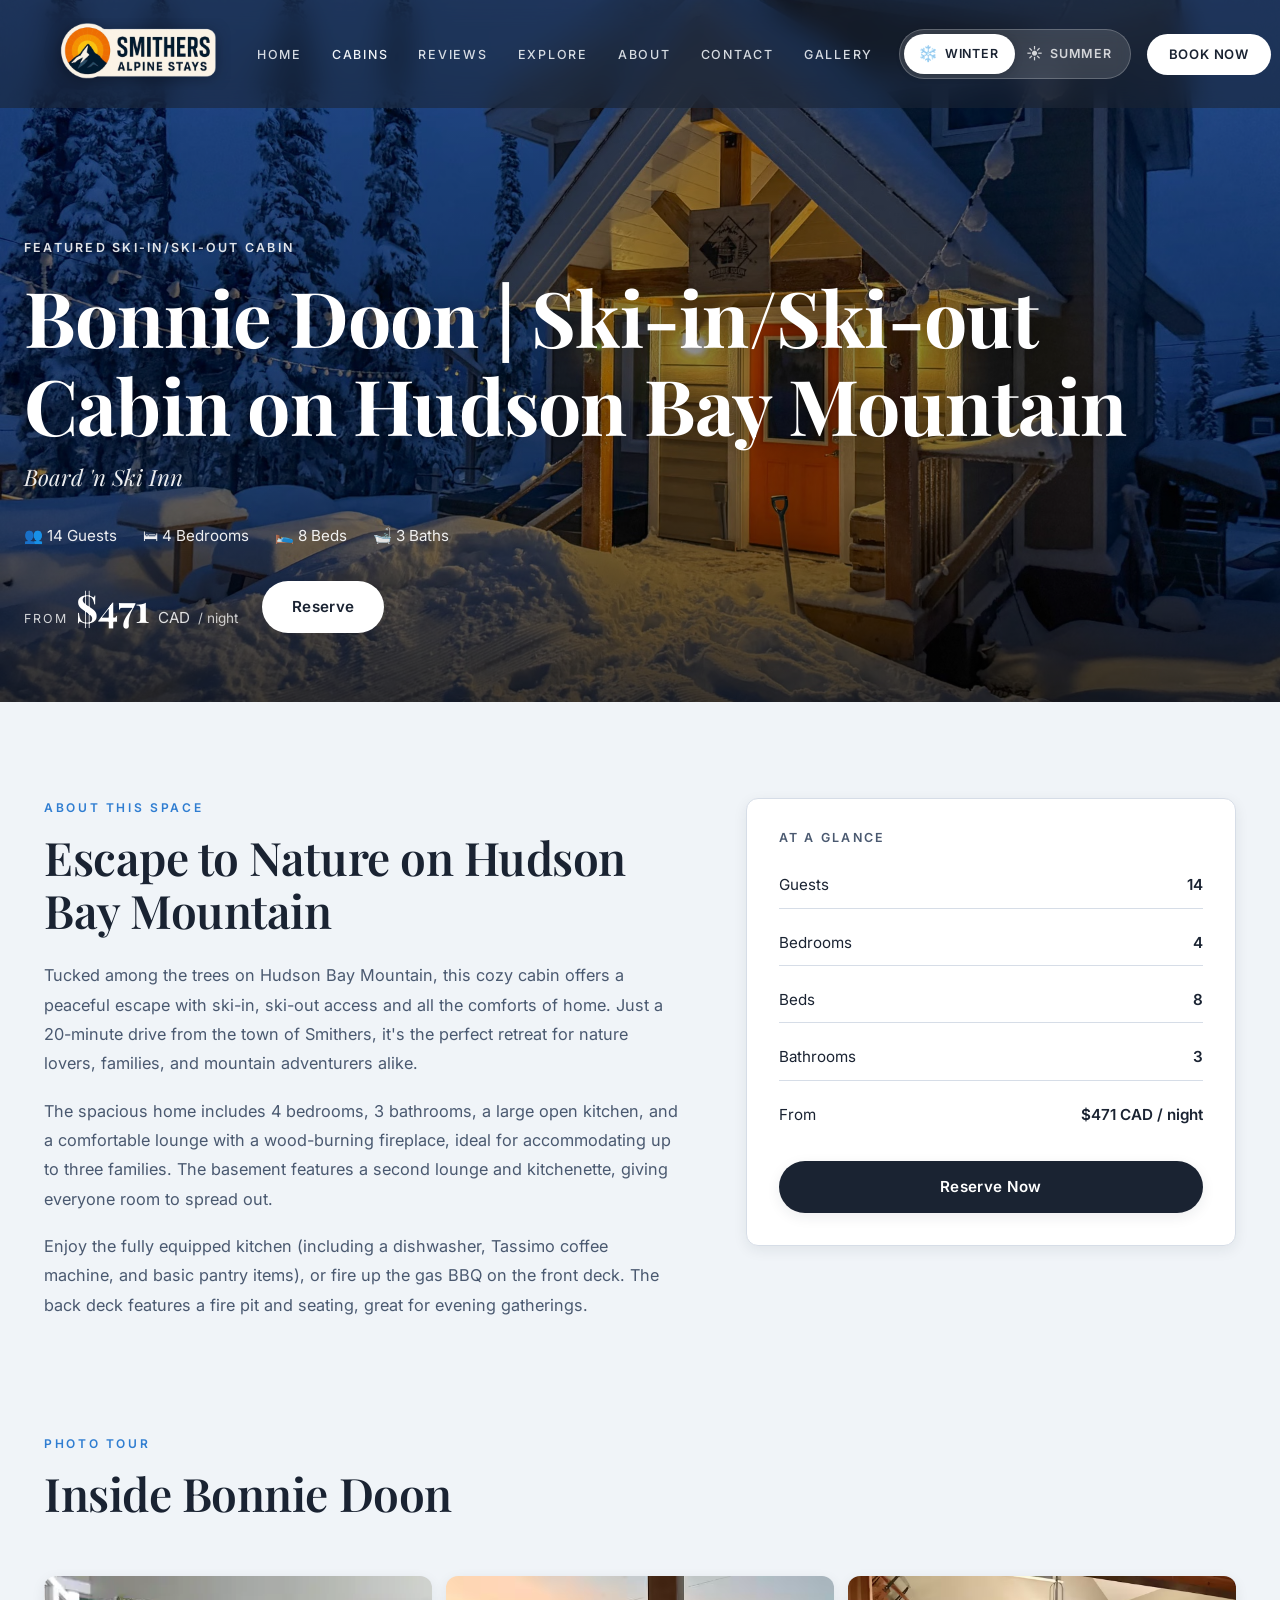
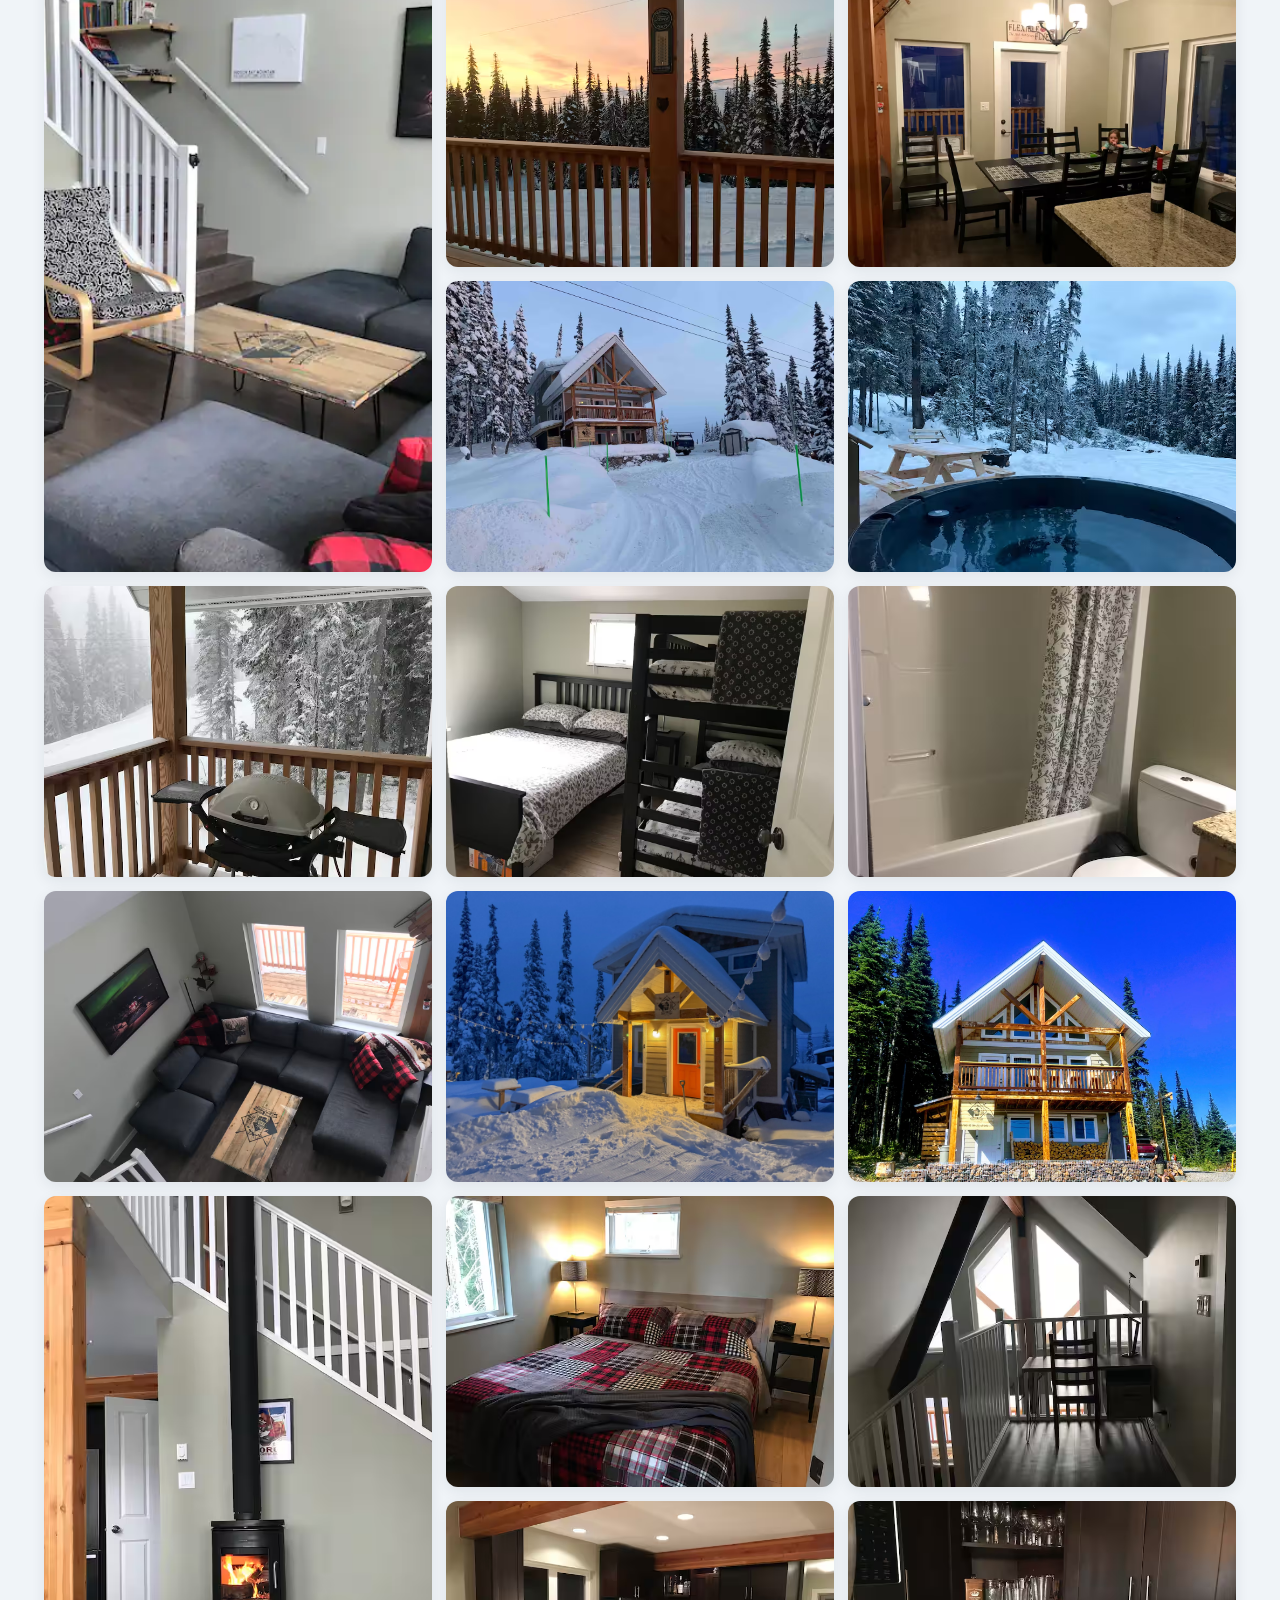
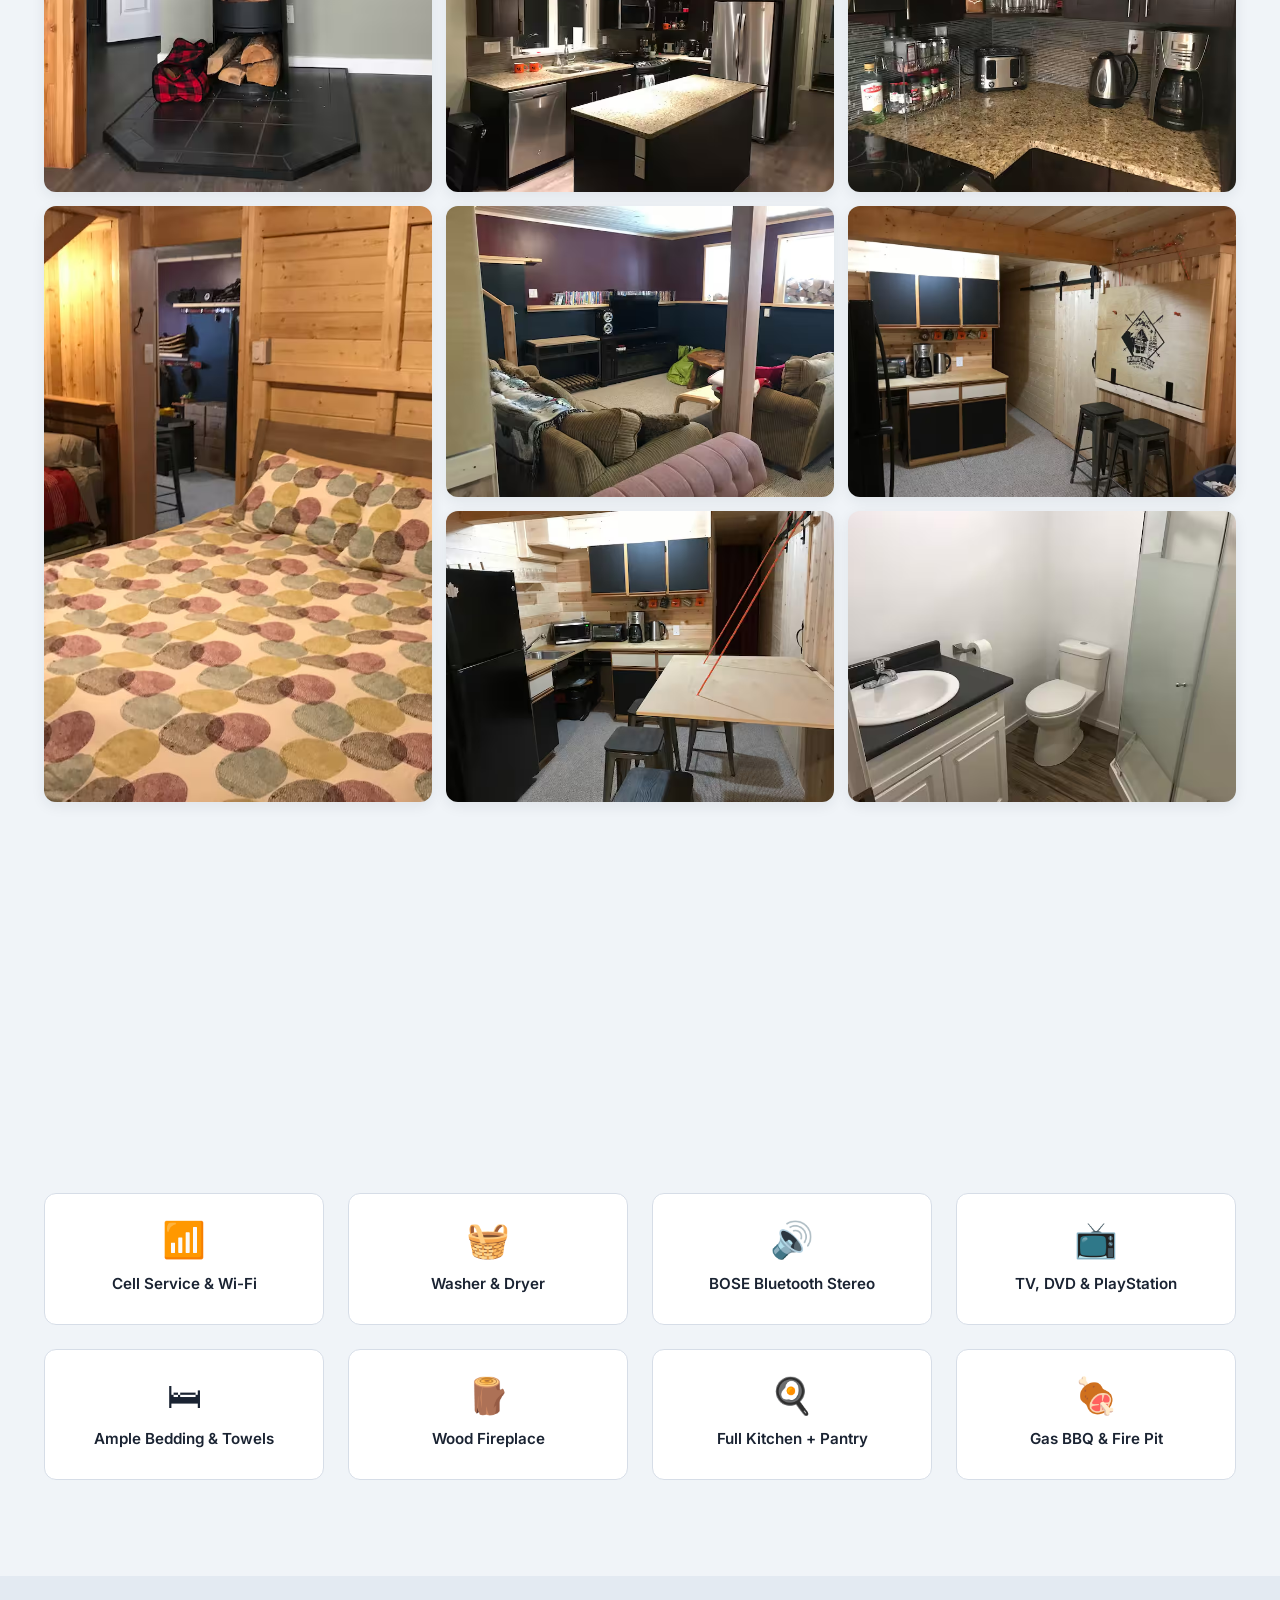
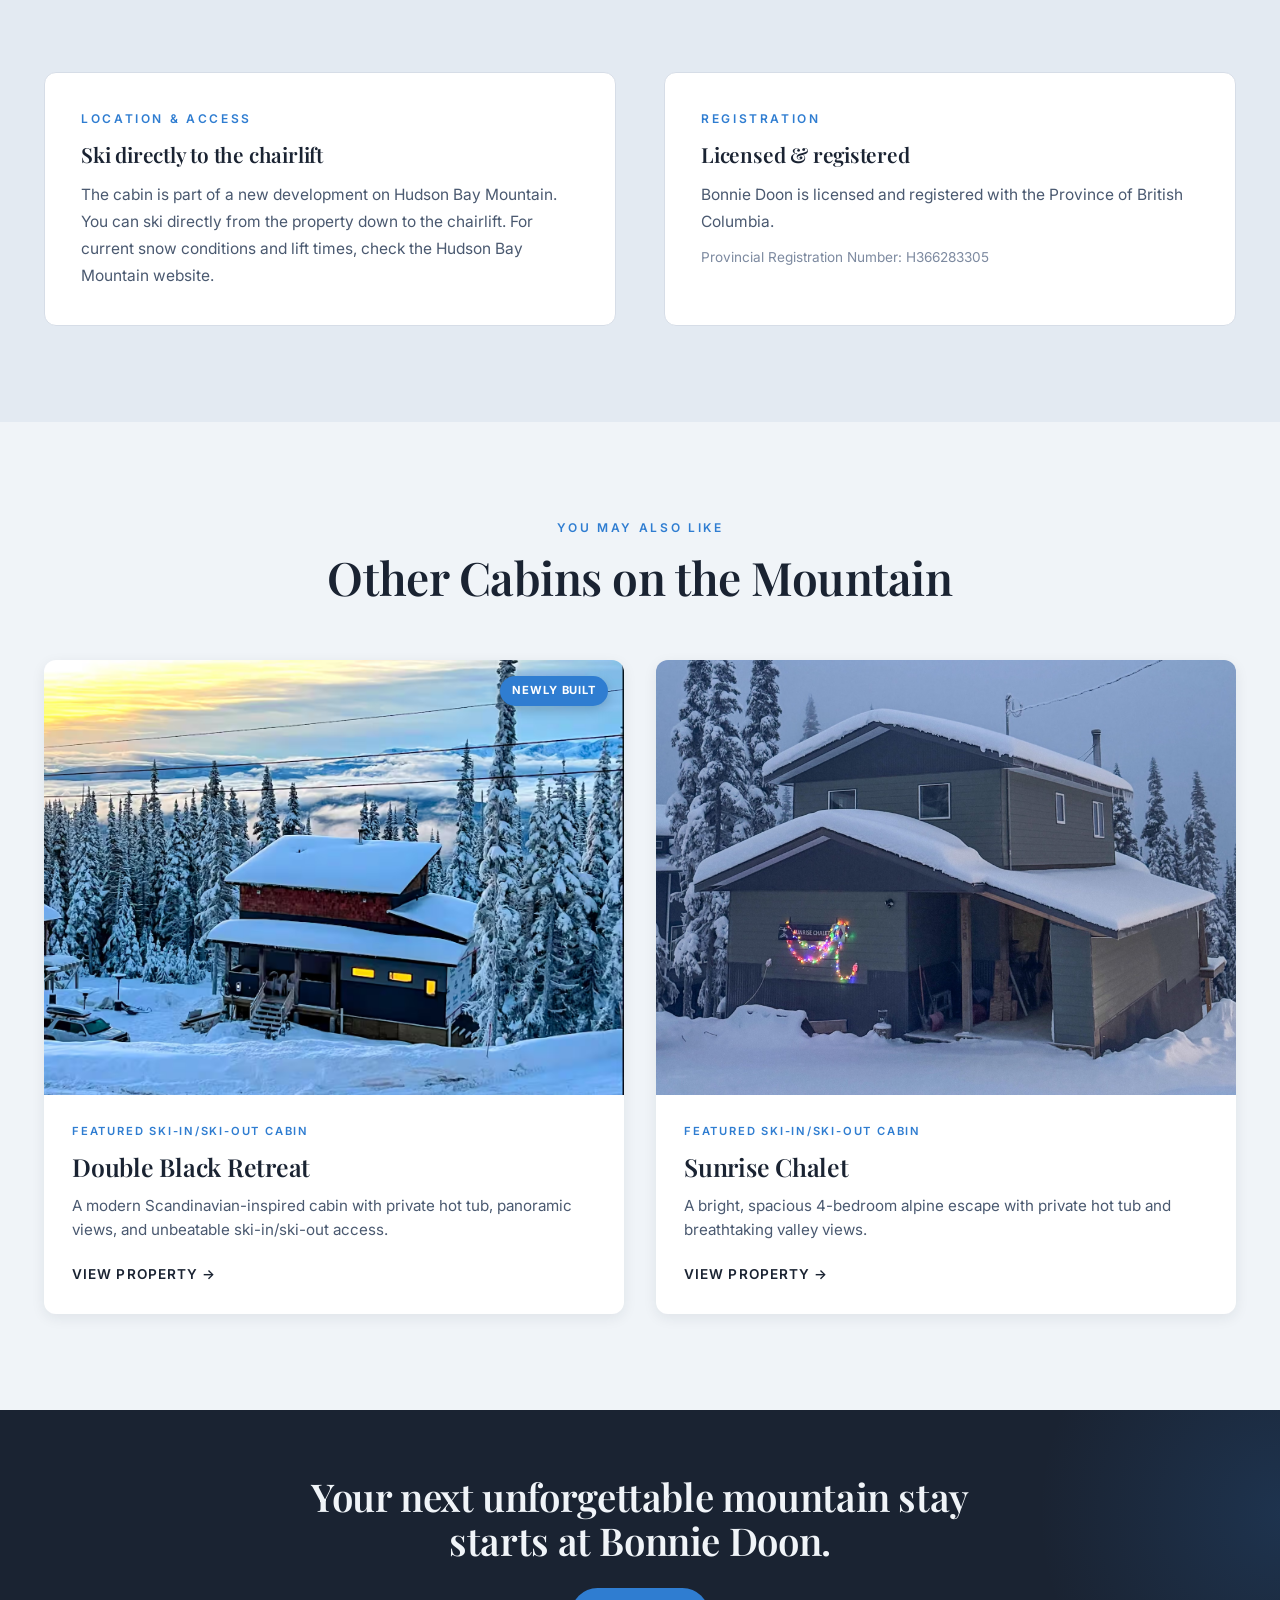
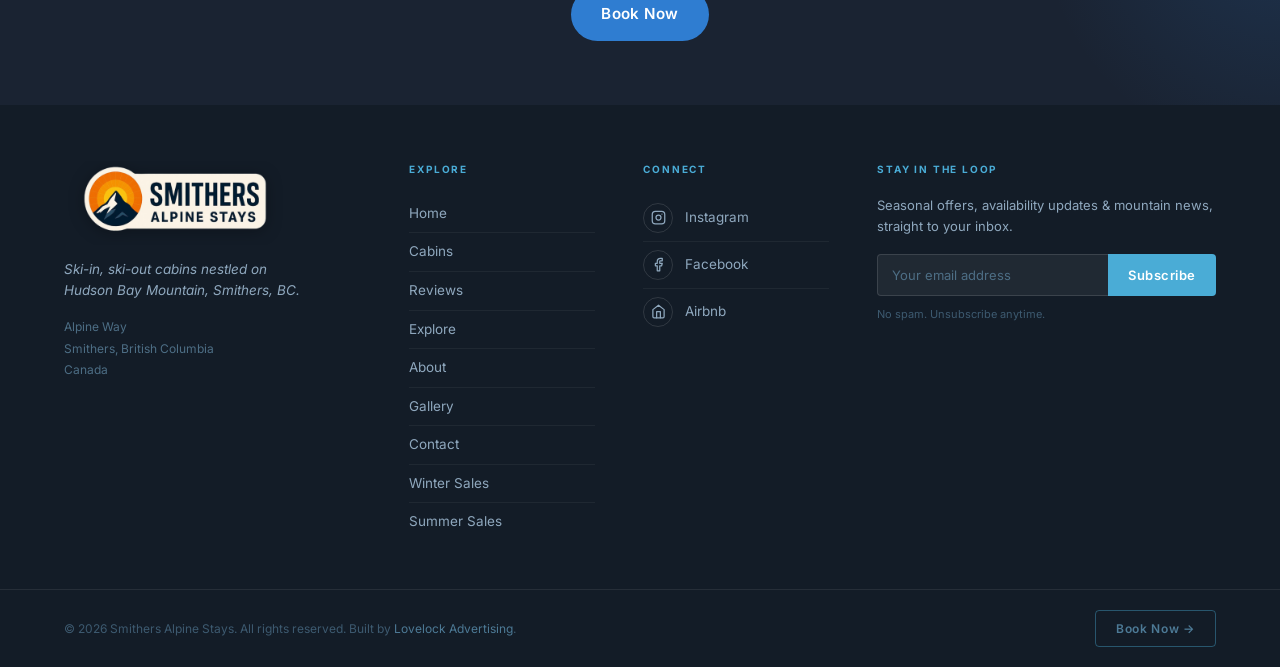
<file: bonnie-doon.html>
<!DOCTYPE html>
<html lang="en">
<head>
<meta charset="UTF-8" />
<meta name="viewport" content="width=device-width, initial-scale=1.0" />
<link rel="icon" href="favicon.ico" sizes="any" />
<link rel="icon" type="image/png" sizes="32x32" href="favicon-32.png" />
<link rel="icon" type="image/png" sizes="16x16" href="favicon-16.png" />
<link rel="apple-touch-icon" sizes="180x180" href="apple-touch-icon.png" />
<link rel="canonical" href="https://www.smithersalpinestays.com/bonnie-doon" />
<title>Bonnie Doon Cabin | Ski-in/Ski-out Rental, Smithers BC</title>
<meta name="description" content="Bonnie Doon sleeps 14 in 4 bedrooms with ski-in/ski-out access, fireplace, full kitchen and fire pit on Hudson Bay Mountain. Reserve your dates today." />
<meta property="og:type" content="website" />
<meta property="og:site_name" content="Smithers Alpine Stays" />
<meta property="og:title" content="Bonnie Doon Cabin | Ski-in/Ski-out Rental, Smithers BC" />
<meta property="og:description" content="Bonnie Doon sleeps 14 in 4 bedrooms with ski-in/ski-out access, fireplace, full kitchen and fire pit on Hudson Bay Mountain. Reserve your dates today." />
<meta property="og:url" content="https://www.smithersalpinestays.com/bonnie-doon" />
<meta property="og:image" content="https://www.smithersalpinestays.com/images/og-image.jpg" />
<meta property="og:image:width" content="1200" />
<meta property="og:image:height" content="630" />
<meta property="og:locale" content="en_CA" />
<meta name="twitter:card" content="summary_large_image" />
<meta name="twitter:title" content="Bonnie Doon Cabin | Ski-in/Ski-out Rental, Smithers BC" />
<meta name="twitter:description" content="Bonnie Doon sleeps 14 in 4 bedrooms with ski-in/ski-out access, fireplace, full kitchen and fire pit on Hudson Bay Mountain. Reserve your dates today." />
<meta name="twitter:image" content="https://www.smithersalpinestays.com/images/og-image.jpg" />
<link rel="preconnect" href="https://fonts.googleapis.com">
<link rel="preconnect" href="https://fonts.gstatic.com" crossorigin>
<link href="https://fonts.googleapis.com/css2?family=Inter:wght@400;500;600;700&family=Playfair+Display:wght@600;700&display=swap" rel="stylesheet">
<link rel="stylesheet" href="styles.css">
<style>
  .cabin-hero--bonnie { background-image: url('images/cabins/bonnie-doon/hero-winter.avif'); }
</style>
<script>(function(){try{var s=sessionStorage.getItem('sas-season');if(s!=='winter'&&s!=='summer'){var m=new Date().getMonth();s=(m>=10||m<=3)?'winter':'summer';}document.documentElement.setAttribute('data-season',s);}catch(e){document.documentElement.setAttribute('data-season','winter');}})();</script>
<script type="application/ld+json">
{
  "@context": "https://schema.org",
  "@type": "LodgingBusiness",
  "name": "Smithers Alpine Stays",
  "description": "Ski-in/ski-out cabin rentals on Hudson Bay Mountain in Smithers, British Columbia. Three self-contained cabins for year-round mountain getaways.",
  "url": "https://www.smithersalpinestays.com/",
  "image": "https://www.smithersalpinestays.com/images/cabins/bonnie-doon/hero-winter.avif",
  "logo": "https://www.smithersalpinestays.com/images/logo.png",
  "email": "SmithersAlpineStays@gmail.com",
  "address": {
    "@type": "PostalAddress",
    "streetAddress": "Alpine Way",
    "addressLocality": "Smithers",
    "addressRegion": "BC",
    "postalCode": "V0J 2N0",
    "addressCountry": "CA"
  },
  "geo": {
    "@type": "GeoCoordinates",
    "latitude": 54.7843,
    "longitude": -127.295
  },
  "priceRange": "$$",
  "aggregateRating": {
    "@type": "AggregateRating",
    "ratingValue": "5",
    "reviewCount": "123",
    "bestRating": "5",
    "worstRating": "1"
  }
}
</script>
<script type="application/ld+json">
{
  "@context": "https://schema.org",
  "@type": "LodgingBusiness",
  "name": "Bonnie Doon Cabin",
  "description": "4-bedroom ski-in/ski-out cabin sleeping 14 on Hudson Bay Mountain. Wood-burning fireplace, fully equipped kitchen, gas BBQ, fire pit, and basement lounge with kitchenette.",
  "url": "https://www.smithersalpinestays.com/bonnie-doon",
  "image": "https://www.smithersalpinestays.com/images/cabins/bonnie-doon/hero-winter.avif",
  "address": {
    "@type": "PostalAddress",
    "streetAddress": "Alpine Way",
    "addressLocality": "Smithers",
    "addressRegion": "BC",
    "postalCode": "V0J 2N0",
    "addressCountry": "CA"
  },
  "geo": {
    "@type": "GeoCoordinates",
    "latitude": 54.7843,
    "longitude": -127.295
  },
  "priceRange": "$$",
  "numberOfBedrooms": 4,
  "numberOfBathroomsTotal": 3,
  "occupancy": {
    "@type": "QuantitativeValue",
    "maxValue": 14
  },
  "amenityFeature": [
    {
      "@type": "LocationFeatureSpecification",
      "name": "Ski-in/Ski-out access",
      "value": true
    },
    {
      "@type": "LocationFeatureSpecification",
      "name": "Wood-burning fireplace",
      "value": true
    },
    {
      "@type": "LocationFeatureSpecification",
      "name": "Full kitchen",
      "value": true
    },
    {
      "@type": "LocationFeatureSpecification",
      "name": "Wi-Fi",
      "value": true
    },
    {
      "@type": "LocationFeatureSpecification",
      "name": "Washer and dryer",
      "value": true
    },
    {
      "@type": "LocationFeatureSpecification",
      "name": "Gas BBQ",
      "value": true
    },
    {
      "@type": "LocationFeatureSpecification",
      "name": "Fire pit",
      "value": true
    },
    {
      "@type": "LocationFeatureSpecification",
      "name": "Basement lounge with kitchenette",
      "value": true
    }
  ],
  "parentOrganization": {
    "@type": "LodgingBusiness",
    "name": "Smithers Alpine Stays",
    "url": "https://www.smithersalpinestays.com/"
  }
}
</script>
<link rel="preload" as="image" href="images/cabins/bonnie-doon/hero-winter.avif" fetchpriority="high" />
</head>
<body>

  <header class="nav" id="nav">
    <div class="container nav-inner">
      <a href="/" class="logo" aria-label="Smithers Alpine Stays, home">
        <img src="images/logo.png" alt="Smithers Alpine Stays" width="500" height="500" loading="eager" fetchpriority="high" />
      </a>
      <nav>
        <ul class="nav-links" id="navLinks">
          <li><a href="/">Home</a></li>
          <li><a href="/cabins" class="active">Cabins</a></li>
          <li><a href="/reviews">Reviews</a></li>
          <li><a href="/explore">Explore</a></li>
          <li><a href="/about">About</a></li>
          <li><a href="/contact">Contact</a></li>
          <li><a href="/gallery">Gallery</a></li>
        </ul>
      </nav>
      <div class="nav-actions">
        <div class="season-toggle" id="seasonToggle" role="switch" aria-checked="false" aria-label="Toggle between winter and summer themes" tabindex="0">
          <span class="season-toggle__slider" aria-hidden="true"></span>
          <span class="season-toggle__option season-toggle__option--winter" data-season="winter"><span class="emoji">❄️</span><span class="label">Winter</span></span>
          <span class="season-toggle__option season-toggle__option--summer" data-season="summer"><span class="emoji">☀️</span><span class="label">Summer</span></span>
        </div>
        <a href="https://secure.webrez.com/hotel/4262" target="_blank" rel="noopener" class="nav-book-btn">Book Now</a>
        <button class="hamburger" id="hamburger" aria-label="Toggle menu" aria-expanded="false"><span></span><span></span><span></span></button>
      </div>
    </div>
  </header>

  <section class="cabin-hero cabin-hero--bonnie">
    <div class="cabin-hero-inner">
      <div class="cabin-hero__eyebrow">Featured Ski-in/ski-out Cabin</div>
      <h1>Bonnie Doon | Ski-in/Ski-out Cabin on Hudson Bay Mountain</h1>
      <p class="cabin-hero__subtitle">Board 'n Ski Inn</p>
      <div class="cabin-hero__meta">
        <span>👥 14 Guests</span>
        <span>🛏 4 Bedrooms</span>
        <span>🛌 8 Beds</span>
        <span>🛁 3 Baths</span>
      </div>
      <div class="cabin-hero__cta">
        <div class="cabin-hero__price">
          <span class="from">From</span>
          <span class="amount">$471</span>
          <span class="currency">CAD</span>
          <span class="per">/ night</span>
        </div>
        <a href="https://secure.webrez.com/hotel/4262" target="_blank" rel="noopener" class="btn btn-light">Reserve</a>
      </div>
    </div>
  </section>

  <section>
    <div class="container">
      <div class="cabin-about">
        <div class="cabin-about__copy reveal">
          <span class="section-eyebrow">About This Space</span>
          <h2>Escape to Nature on Hudson Bay Mountain</h2>
          <p>Tucked among the trees on Hudson Bay Mountain, this cozy cabin offers a peaceful escape with ski-in, ski-out access and all the comforts of home. Just a 20-minute drive from the town of Smithers, it's the perfect retreat for nature lovers, families, and mountain adventurers alike.</p>
          <p>The spacious home includes 4 bedrooms, 3 bathrooms, a large open kitchen, and a comfortable lounge with a wood-burning fireplace, ideal for accommodating up to three families. The basement features a second lounge and kitchenette, giving everyone room to spread out.</p>
          <p>Enjoy the fully equipped kitchen (including a dishwasher, Tassimo coffee machine, and basic pantry items), or fire up the gas BBQ on the front deck. The back deck features a fire pit and seating, great for evening gatherings.</p>
        </div>
        <aside class="cabin-about__sidebar reveal">
          <h3>At a Glance</h3>
          <ul>
            <li><span>Guests</span><strong>14</strong></li>
            <li><span>Bedrooms</span><strong>4</strong></li>
            <li><span>Beds</span><strong>8</strong></li>
            <li><span>Bathrooms</span><strong>3</strong></li>
            <li><span>From</span><strong>$471 CAD / night</strong></li>
          </ul>
          <a href="https://secure.webrez.com/hotel/4262" target="_blank" rel="noopener" class="btn btn-primary">Reserve Now</a>
        </aside>
      </div>
    </div>
  </section>

  <section style="padding-top: 0;">
    <div class="container">
      <div class="section-head reveal">
        <div>
          <span class="section-eyebrow">Photo Tour</span>
          <h2>Inside Bonnie Doon</h2>
        </div>
      </div>
      <div class="cabin-gallery">
        <div class="cabin-gallery__item cabin-gallery__item--tall" data-lightbox style="background-image: url('images/cabins/bonnie-doon/interior-01-living-room.webp');"><img src="images/cabins/bonnie-doon/interior-01-living-room.webp" alt="Bonnie Doon cabin living room" loading="lazy" style="display:none;" /></div>
        <div class="cabin-gallery__item" data-lightbox style="background-image: url('images/cabins/bonnie-doon/interior-02-living-area.avif');"><img src="images/cabins/bonnie-doon/interior-02-living-area.avif" alt="Bonnie Doon cabin living area" loading="lazy" style="display:none;" /></div>
        <div class="cabin-gallery__item" data-lightbox style="background-image: url('images/cabins/bonnie-doon/interior-03-kitchen.avif');"><img src="images/cabins/bonnie-doon/interior-03-kitchen.avif" alt="Bonnie Doon cabin kitchen, fully equipped" loading="lazy" style="display:none;" /></div>
        <div class="cabin-gallery__item" data-lightbox style="background-image: url('images/cabins/bonnie-doon/interior-04-dining.avif');"><img src="images/cabins/bonnie-doon/interior-04-dining.avif" alt="Bonnie Doon cabin dining area" loading="lazy" style="display:none;" /></div>
        <div class="cabin-gallery__item" data-lightbox style="background-image: url('images/cabins/bonnie-doon/interior-05-bedroom.avif');"><img src="images/cabins/bonnie-doon/interior-05-bedroom.avif" alt="Bonnie Doon cabin bedroom" loading="lazy" style="display:none;" /></div>
        <div class="cabin-gallery__item" data-lightbox style="background-image: url('images/cabins/bonnie-doon/interior-06-bathroom.avif');"><img src="images/cabins/bonnie-doon/interior-06-bathroom.avif" alt="Bonnie Doon cabin bathroom" loading="lazy" style="display:none;" /></div>
        <div class="cabin-gallery__item" data-lightbox style="background-image: url('images/cabins/bonnie-doon/interior-08-view.avif');"><img src="images/cabins/bonnie-doon/interior-08-view.avif" alt="View from Bonnie Doon cabin on Hudson Bay Mountain" loading="lazy" style="display:none;" /></div>
        <div class="cabin-gallery__item" data-lightbox style="background-image: url('images/cabins/bonnie-doon/interior-09-room.avif');"><img src="images/cabins/bonnie-doon/interior-09-room.avif" alt="Bonnie Doon cabin bedroom" loading="lazy" style="display:none;" /></div>
        <div class="cabin-gallery__item" data-lightbox style="background-image: url('images/cabins/bonnie-doon/interior-07-detail.avif');"><img src="images/cabins/bonnie-doon/interior-07-detail.avif" alt="Interior detail at Bonnie Doon cabin" loading="lazy" style="display:none;" /></div>
        <div class="cabin-gallery__item" data-lightbox style="background-image: url('images/cabins/bonnie-doon/hero-winter.avif');"><img src="images/cabins/bonnie-doon/hero-winter.avif" alt="Bonnie Doon cabin in winter on Hudson Bay Mountain" loading="lazy" style="display:none;" /></div>
        <div class="cabin-gallery__item" data-lightbox style="background-image: url('images/cabins/bonnie-doon/summer.avif');"><img src="images/cabins/bonnie-doon/summer.avif" alt="Bonnie Doon cabin in summer on Hudson Bay Mountain" loading="lazy" style="display:none;" /></div>
        <div class="cabin-gallery__item cabin-gallery__item--tall" data-lightbox style="background-image: url('images/cabins/bonnie-doon/interior-10-detail.avif');"><img src="images/cabins/bonnie-doon/interior-10-detail.avif" alt="Interior detail at Bonnie Doon cabin" loading="lazy" style="display:none;" /></div>
        <div class="cabin-gallery__item" data-lightbox style="background-image: url('images/cabins/bonnie-doon/interior-11.avif');"><img src="images/cabins/bonnie-doon/interior-11.avif" alt="Interior at Bonnie Doon cabin" loading="lazy" style="display:none;" /></div>
        <div class="cabin-gallery__item" data-lightbox style="background-image: url('images/cabins/bonnie-doon/interior-12.avif');"><img src="images/cabins/bonnie-doon/interior-12.avif" alt="Interior at Bonnie Doon cabin" loading="lazy" style="display:none;" /></div>
        <div class="cabin-gallery__item" data-lightbox style="background-image: url('images/cabins/bonnie-doon/interior-13.avif');"><img src="images/cabins/bonnie-doon/interior-13.avif" alt="Interior at Bonnie Doon cabin" loading="lazy" style="display:none;" /></div>
        <div class="cabin-gallery__item" data-lightbox style="background-image: url('images/cabins/bonnie-doon/interior-14.avif');"><img src="images/cabins/bonnie-doon/interior-14.avif" alt="Interior at Bonnie Doon cabin" loading="lazy" style="display:none;" /></div>
        <div class="cabin-gallery__item cabin-gallery__item--tall" data-lightbox style="background-image: url('images/cabins/bonnie-doon/interior-15.avif');"><img src="images/cabins/bonnie-doon/interior-15.avif" alt="Interior at Bonnie Doon cabin" loading="lazy" style="display:none;" /></div>
        <div class="cabin-gallery__item" data-lightbox style="background-image: url('images/cabins/bonnie-doon/interior-16.avif');"><img src="images/cabins/bonnie-doon/interior-16.avif" alt="Interior at Bonnie Doon cabin" loading="lazy" style="display:none;" /></div>
        <div class="cabin-gallery__item" data-lightbox style="background-image: url('images/cabins/bonnie-doon/interior-17.avif');"><img src="images/cabins/bonnie-doon/interior-17.avif" alt="Interior at Bonnie Doon cabin" loading="lazy" style="display:none;" /></div>
        <div class="cabin-gallery__item" data-lightbox style="background-image: url('images/cabins/bonnie-doon/interior-18.avif');"><img src="images/cabins/bonnie-doon/interior-18.avif" alt="Interior at Bonnie Doon cabin" loading="lazy" style="display:none;" /></div>
        <div class="cabin-gallery__item" data-lightbox style="background-image: url('images/cabins/bonnie-doon/interior-19.avif');"><img src="images/cabins/bonnie-doon/interior-19.avif" alt="Interior at Bonnie Doon cabin" loading="lazy" style="display:none;" /></div>
      </div>
    </div>
  </section>

  <section id="amenities">
    <div class="container">
      <div class="amenities-head reveal">
        <span class="section-eyebrow">Other Amenities Include</span>
        <h2>Everything you need, all under one roof</h2>
      </div>
      <div class="amenities-grid">
        <div class="amenity reveal"><div class="amenity__icon">📶</div><div class="amenity__name">Cell Service &amp; Wi-Fi</div></div>
        <div class="amenity reveal"><div class="amenity__icon">🧺</div><div class="amenity__name">Washer &amp; Dryer</div></div>
        <div class="amenity reveal"><div class="amenity__icon">🔊</div><div class="amenity__name">BOSE Bluetooth Stereo</div></div>
        <div class="amenity reveal"><div class="amenity__icon">📺</div><div class="amenity__name">TV, DVD &amp; PlayStation</div></div>
        <div class="amenity reveal"><div class="amenity__icon">🛏</div><div class="amenity__name">Ample Bedding &amp; Towels</div></div>
        <div class="amenity reveal"><div class="amenity__icon">🪵</div><div class="amenity__name">Wood Fireplace</div></div>
        <div class="amenity reveal"><div class="amenity__icon">🍳</div><div class="amenity__name">Full Kitchen + Pantry</div></div>
        <div class="amenity reveal"><div class="amenity__icon">🍖</div><div class="amenity__name">Gas BBQ &amp; Fire Pit</div></div>
      </div>
    </div>
  </section>

  <section style="background: var(--color-bg-alt); transition: background-color var(--t-base);">
    <div class="container">
      <div class="cabin-info-grid">
        <div class="cabin-info-block reveal">
          <span class="section-eyebrow">Location &amp; Access</span>
          <h3>Ski directly to the chairlift</h3>
          <p>The cabin is part of a new development on Hudson Bay Mountain. You can ski directly from the property down to the chairlift. For current snow conditions and lift times, check the Hudson Bay Mountain website.</p>
        </div>
        <div class="cabin-info-block reveal">
          <span class="section-eyebrow">Registration</span>
          <h3>Licensed &amp; registered</h3>
          <p>Bonnie Doon is licensed and registered with the Province of British Columbia.</p>
          <span class="reg">Provincial Registration Number: H366283305</span>
        </div>
      </div>
    </div>
  </section>

  <section>
    <div class="container">
      <div class="section-head section-head--center reveal">
        <div>
          <span class="section-eyebrow">You May Also Like</span>
          <h2>Other Cabins on the Mountain</h2>
        </div>
      </div>
      <div class="related-cabins-grid">
        <article class="cabin-card cabin-card--fixed cabin-card--double-black reveal">
          <div class="cabin-card__media">
            <div class="cabin-card__photo" role="img" aria-label="Double Black Retreat exterior"></div>
            <span class="cabin-card__badge">Newly Built</span>
          </div>
          <div class="cabin-card__body">
            <span class="cabin-card__tag">Featured Ski-in/ski-out Cabin</span>
            <h3>Double Black Retreat</h3>
            <p>A modern Scandinavian-inspired cabin with private hot tub, panoramic views, and unbeatable ski-in/ski-out access.</p>
            <a href="/double-black" class="link-arrow">View Property →</a>
          </div>
        </article>
        <article class="cabin-card cabin-card--fixed cabin-card--sunrise reveal">
          <div class="cabin-card__media">
            <div class="cabin-card__photo" role="img" aria-label="Sunrise Chalet exterior"></div>
          </div>
          <div class="cabin-card__body">
            <span class="cabin-card__tag">Featured Ski-in/ski-out Cabin</span>
            <h3>Sunrise Chalet</h3>
            <p>A bright, spacious 4-bedroom alpine escape with private hot tub and breathtaking valley views.</p>
            <a href="/sunrise-chalet" class="link-arrow">View Property →</a>
          </div>
        </article>
      </div>
    </div>
  </section>

  <section class="urgency">
    <div class="container urgency-inner reveal">
      <h2>Your next unforgettable mountain stay starts at Bonnie Doon.</h2>
      <a href="https://secure.webrez.com/hotel/4262" target="_blank" rel="noopener" class="btn">Book Now</a>
    </div>
  </section>

  <footer class="sas-footer">
    <div class="sas-footer-main">

      <div>
        <a class="sas-footer-logo" href="/">
          <img src="images/logo.png" alt="Smithers Alpine Stays" width="500" height="500" loading="lazy" />
        </a>
        <p class="sas-footer-tagline">Ski-in, ski-out cabins nestled on<br>Hudson Bay Mountain, Smithers, BC.</p>
        <address class="sas-footer-address">
          Alpine Way<br>
          Smithers, British Columbia<br>
          Canada
        </address>
      </div>

      <div>
        <p class="sas-footer-col-heading">Explore</p>
        <ul class="sas-footer-nav">
          <li><a href="/">Home <span class="sas-arrow">&rsaquo;</span></a></li>
          <li><a href="/cabins">Cabins <span class="sas-arrow">&rsaquo;</span></a></li>
          <li><a href="/reviews">Reviews <span class="sas-arrow">&rsaquo;</span></a></li>
          <li><a href="/explore">Explore <span class="sas-arrow">&rsaquo;</span></a></li>
          <li><a href="/about">About <span class="sas-arrow">&rsaquo;</span></a></li>
          <li><a href="/gallery">Gallery <span class="sas-arrow">&rsaquo;</span></a></li>
          <li><a href="/contact">Contact <span class="sas-arrow">&rsaquo;</span></a></li>
          <li><a href="/winter-sales">Winter Sales <span class="sas-arrow">&rsaquo;</span></a></li>
          <li><a href="/summer-sales">Summer Sales <span class="sas-arrow">&rsaquo;</span></a></li>
        </ul>
      </div>

      <div>
        <p class="sas-footer-col-heading">Connect</p>
        <ul class="sas-footer-connect">
          <li>
            <a href="https://www.instagram.com/smithersalpinestays?igsh=djlueGt5MG1nbWk=" target="_blank" rel="noopener">
              <span class="sas-connect-icon">
                <svg width="15" height="15" viewBox="0 0 24 24" fill="none" stroke="currentColor" stroke-width="2" stroke-linecap="round" stroke-linejoin="round">
                  <rect x="2" y="2" width="20" height="20" rx="5"/>
                  <circle cx="12" cy="12" r="4"/>
                  <circle cx="17.5" cy="6.5" r="1" fill="currentColor" stroke="none"/>
                </svg>
              </span>
              Instagram
            </a>
          </li>
          <li>
            <a href="https://www.facebook.com/share/1DURParRTo/?mibextid=wwXIfr" target="_blank" rel="noopener">
              <span class="sas-connect-icon">
                <svg width="15" height="15" viewBox="0 0 24 24" fill="none" stroke="currentColor" stroke-width="2" stroke-linecap="round" stroke-linejoin="round">
                  <path d="M18 2h-3a5 5 0 0 0-5 5v3H7v4h3v8h4v-8h3l1-4h-4V7a1 1 0 0 1 1-1h3z"/>
                </svg>
              </span>
              Facebook
            </a>
          </li>
          <li>
            <a href="https://www.airbnb.com.au/rooms/21594320?guests=1&amp;adults=1&amp;s=67&amp;unique_share_id=6e5dc900-5e08-4abf-ae2c-c49604d63402" target="_blank" rel="noopener">
              <span class="sas-connect-icon">
                <svg width="15" height="15" viewBox="0 0 24 24" fill="none" stroke="currentColor" stroke-width="2" stroke-linecap="round" stroke-linejoin="round">
                  <path d="M3 9l9-7 9 7v11a2 2 0 0 1-2 2H5a2 2 0 0 1-2-2z"/>
                  <polyline points="9 22 9 12 15 12 15 22"/>
                </svg>
              </span>
              Airbnb
            </a>
          </li>
        </ul>
      </div>

      <div>
        <p class="sas-footer-col-heading">Stay in the loop</p>
        <p class="sas-subscribe-copy">Seasonal offers, availability updates &amp; mountain news, straight to your inbox.</p>
        <div class="sas-subscribe-row">
          <input class="sas-subscribe-input" type="email" placeholder="Your email address" aria-label="Email address" />
          <button class="sas-subscribe-btn" type="button">Subscribe</button>
        </div>
        <p class="sas-subscribe-note">No spam. Unsubscribe anytime.</p>
      </div>

    </div>

    <div class="sas-footer-bar">
      <p>&copy; 2026 Smithers Alpine Stays. All rights reserved. Built by <a href="https://lovelockadvertising.com" target="_blank" rel="noopener">Lovelock Advertising</a>.</p>
      <a class="sas-footer-book-btn" href="https://secure.webrez.com/hotel/4262" target="_blank" rel="noopener">Book Now &rarr;</a>
    </div>
  </footer>

<script src="main.js"></script>
</body>
</html>
</file>
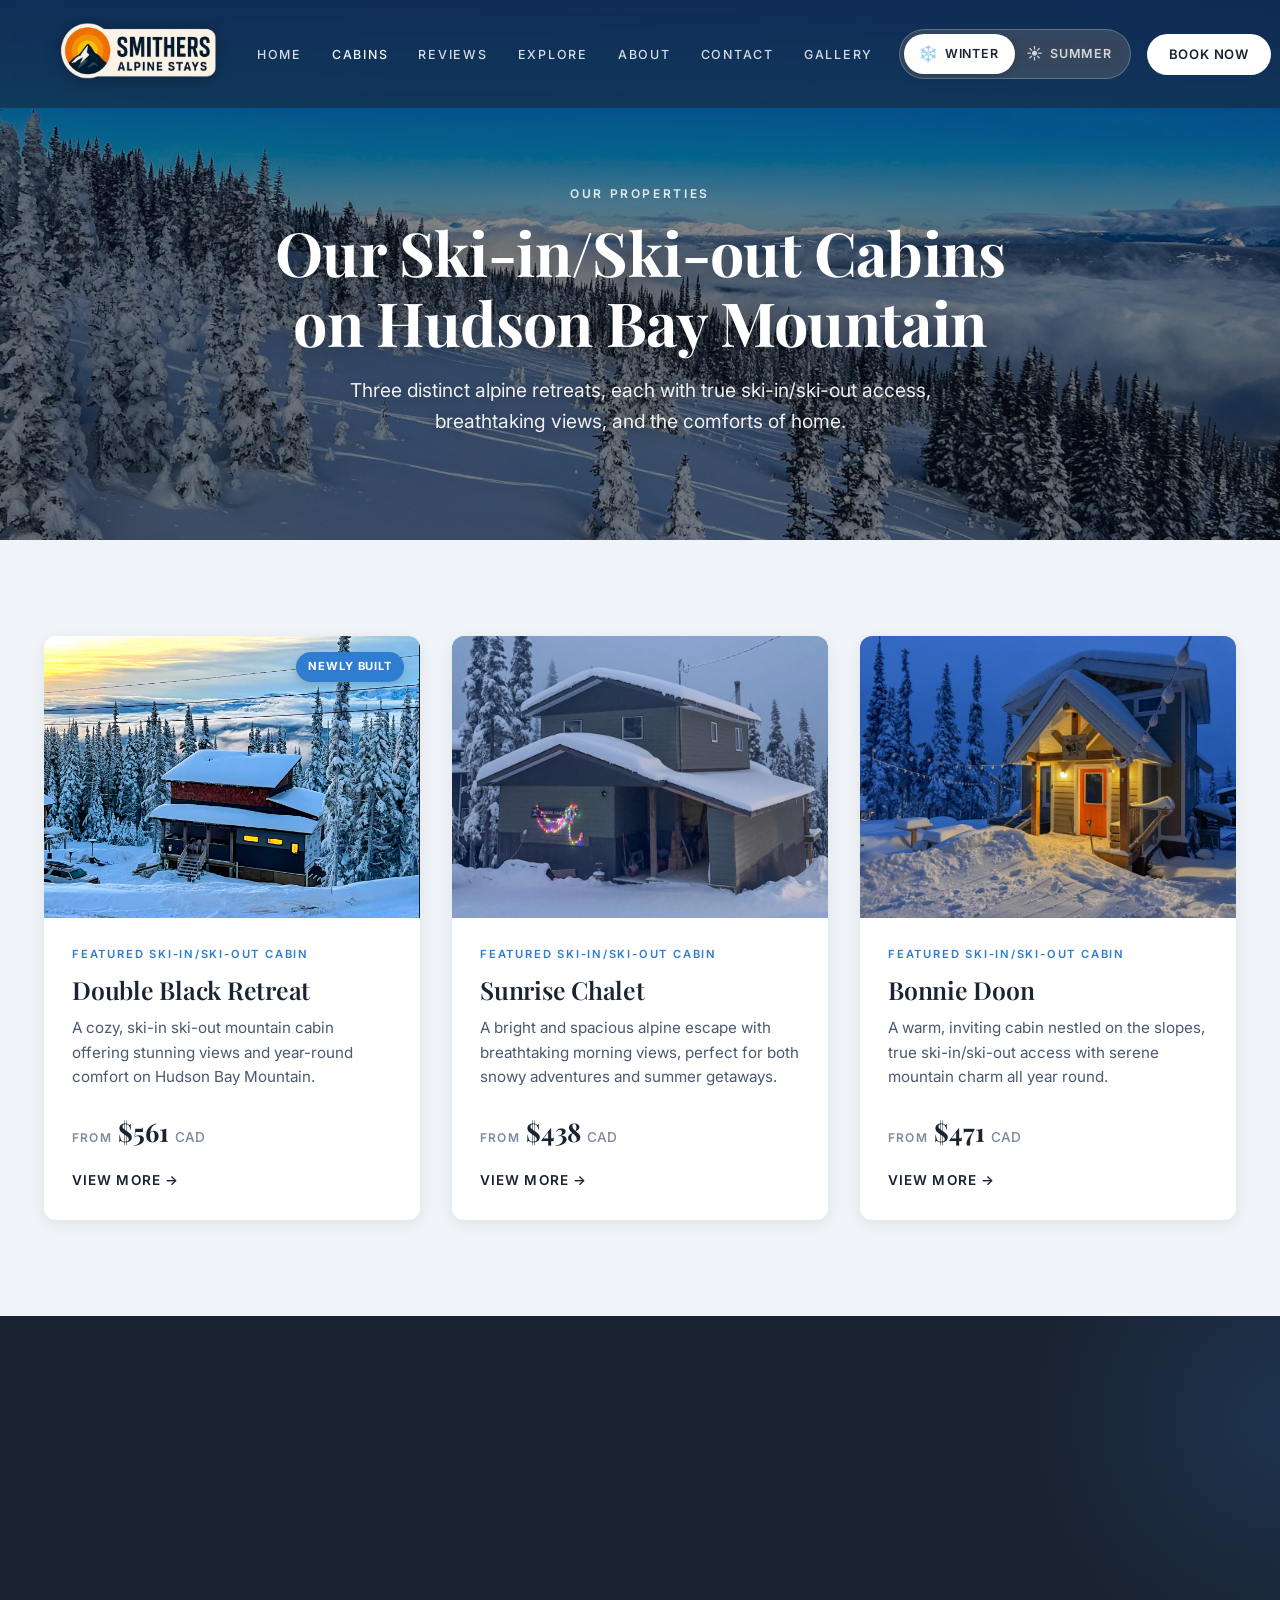
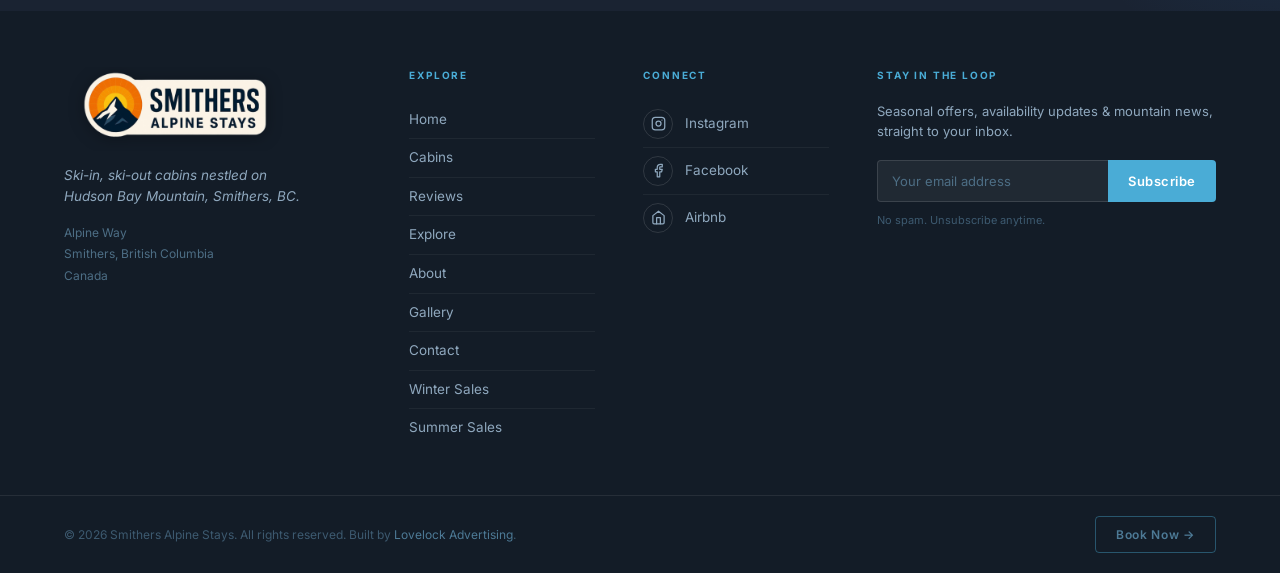
<file: cabins.html>
<!DOCTYPE html>
<html lang="en">
<head>
<meta charset="UTF-8" />
<meta name="viewport" content="width=device-width, initial-scale=1.0" />
<link rel="icon" href="favicon.ico" sizes="any" />
<link rel="icon" type="image/png" sizes="32x32" href="favicon-32.png" />
<link rel="icon" type="image/png" sizes="16x16" href="favicon-16.png" />
<link rel="apple-touch-icon" sizes="180x180" href="apple-touch-icon.png" />
<link rel="canonical" href="https://www.smithersalpinestays.com/cabins" />
<title>Mountain Cabin Rentals in Smithers BC | Smithers Alpine Stays</title>
<meta name="description" content="Compare our three ski-in/ski-out cabins on Hudson Bay Mountain: Bonnie Doon, Double Black Retreat and Sunrise Chalet. Book your Smithers BC getaway." />
<meta property="og:type" content="website" />
<meta property="og:site_name" content="Smithers Alpine Stays" />
<meta property="og:title" content="Mountain Cabin Rentals in Smithers BC | Smithers Alpine Stays" />
<meta property="og:description" content="Compare our three ski-in/ski-out cabins on Hudson Bay Mountain: Bonnie Doon, Double Black Retreat and Sunrise Chalet. Book your Smithers BC getaway." />
<meta property="og:url" content="https://www.smithersalpinestays.com/cabins" />
<meta property="og:image" content="https://www.smithersalpinestays.com/images/og-image.jpg" />
<meta property="og:image:width" content="1200" />
<meta property="og:image:height" content="630" />
<meta property="og:locale" content="en_CA" />
<meta name="twitter:card" content="summary_large_image" />
<meta name="twitter:title" content="Mountain Cabin Rentals in Smithers BC | Smithers Alpine Stays" />
<meta name="twitter:description" content="Compare our three ski-in/ski-out cabins on Hudson Bay Mountain: Bonnie Doon, Double Black Retreat and Sunrise Chalet. Book your Smithers BC getaway." />
<meta name="twitter:image" content="https://www.smithersalpinestays.com/images/og-image.jpg" />
<link rel="preconnect" href="https://fonts.googleapis.com">
<link rel="preconnect" href="https://fonts.gstatic.com" crossorigin>
<link href="https://fonts.googleapis.com/css2?family=Inter:wght@400;500;600;700&family=Playfair+Display:wght@600;700&display=swap" rel="stylesheet">
<link rel="stylesheet" href="styles.css">
<style>
  .cabins-page-hero { background-image: url('images/landscapes/snowy-treeline.avif'); }
</style>
<script>(function(){try{var s=sessionStorage.getItem('sas-season');if(s!=='winter'&&s!=='summer'){var m=new Date().getMonth();s=(m>=10||m<=3)?'winter':'summer';}document.documentElement.setAttribute('data-season',s);}catch(e){document.documentElement.setAttribute('data-season','winter');}})();</script>
<script type="application/ld+json">
{
  "@context": "https://schema.org",
  "@type": "LodgingBusiness",
  "name": "Smithers Alpine Stays",
  "description": "Ski-in/ski-out cabin rentals on Hudson Bay Mountain in Smithers, British Columbia. Three self-contained cabins for year-round mountain getaways.",
  "url": "https://www.smithersalpinestays.com/",
  "image": "https://www.smithersalpinestays.com/images/cabins/bonnie-doon/hero-winter.avif",
  "logo": "https://www.smithersalpinestays.com/images/logo.png",
  "email": "SmithersAlpineStays@gmail.com",
  "address": {
    "@type": "PostalAddress",
    "streetAddress": "Alpine Way",
    "addressLocality": "Smithers",
    "addressRegion": "BC",
    "postalCode": "V0J 2N0",
    "addressCountry": "CA"
  },
  "geo": {
    "@type": "GeoCoordinates",
    "latitude": 54.7843,
    "longitude": -127.295
  },
  "priceRange": "$$",
  "aggregateRating": {
    "@type": "AggregateRating",
    "ratingValue": "5",
    "reviewCount": "123",
    "bestRating": "5",
    "worstRating": "1"
  }
}
</script>
<link rel="preload" as="image" href="images/landscapes/snowy-treeline.avif" fetchpriority="high" />
</head>
<body>

  <header class="nav" id="nav">
    <div class="container nav-inner">
      <a href="/" class="logo" aria-label="Smithers Alpine Stays, home">
        <img src="images/logo.png" alt="Smithers Alpine Stays" width="500" height="500" loading="eager" fetchpriority="high" />
      </a>
      <nav>
        <ul class="nav-links" id="navLinks">
          <li><a href="/">Home</a></li>
          <li><a href="/cabins" class="active">Cabins</a></li>
          <li><a href="/reviews">Reviews</a></li>
          <li><a href="/explore">Explore</a></li>
          <li><a href="/about">About</a></li>
          <li><a href="/contact">Contact</a></li>
          <li><a href="/gallery">Gallery</a></li>
        </ul>
      </nav>
      <div class="nav-actions">
        <div class="season-toggle" id="seasonToggle" role="switch" aria-checked="false" aria-label="Toggle between winter and summer themes" tabindex="0">
          <span class="season-toggle__slider" aria-hidden="true"></span>
          <span class="season-toggle__option season-toggle__option--winter" data-season="winter">
            <span class="emoji">❄️</span><span class="label">Winter</span>
          </span>
          <span class="season-toggle__option season-toggle__option--summer" data-season="summer">
            <span class="emoji">☀️</span><span class="label">Summer</span>
          </span>
        </div>
        <a href="https://secure.webrez.com/hotel/4262" target="_blank" rel="noopener" class="nav-book-btn">Book Now</a>
        <button class="hamburger" id="hamburger" aria-label="Toggle menu" aria-expanded="false">
          <span></span><span></span><span></span>
        </button>
      </div>
    </div>
  </header>

  <section class="page-hero cabins-page-hero">
    <div class="page-hero-content">
      <span class="section-eyebrow" style="color: rgba(255,255,255,0.85);">Our Properties</span>
      <h1>Our Ski-in/Ski-out Cabins on Hudson Bay Mountain</h1>
      <p>Three distinct alpine retreats, each with true ski-in/ski-out access, breathtaking views, and the comforts of home.</p>
    </div>
  </section>

  <section>
    <div class="container">
      <div class="cabins-grid">
        <article class="cabin-card cabin-card--double-black reveal">
          <div class="cabin-card__media">
            <div class="cabin-card__photo" role="img" aria-label="Double Black Retreat exterior"></div>
            <span class="cabin-card__badge">Newly Built</span>
          </div>
          <div class="cabin-card__body">
            <span class="cabin-card__tag">Featured Ski-in/ski-out Cabin</span>
            <h3>Double Black Retreat</h3>
            <p>A cozy, ski-in ski-out mountain cabin offering stunning views and year-round comfort on Hudson Bay Mountain.</p>
            <div class="cabin-card__price">
              <span class="cabin-card__price-from">From</span>
              <span class="cabin-card__price-amount">$561</span>
              <span class="cabin-card__price-currency">CAD</span>
            </div>
            <a href="/double-black" class="link-arrow">View More →</a>
          </div>
        </article>

        <article class="cabin-card cabin-card--sunrise reveal">
          <div class="cabin-card__media">
            <div class="cabin-card__photo" role="img" aria-label="Sunrise Chalet exterior"></div>
          </div>
          <div class="cabin-card__body">
            <span class="cabin-card__tag">Featured Ski-in/ski-out Cabin</span>
            <h3>Sunrise Chalet</h3>
            <p>A bright and spacious alpine escape with breathtaking morning views, perfect for both snowy adventures and summer getaways.</p>
            <div class="cabin-card__price">
              <span class="cabin-card__price-from">From</span>
              <span class="cabin-card__price-amount">$438</span>
              <span class="cabin-card__price-currency">CAD</span>
            </div>
            <a href="/sunrise-chalet" class="link-arrow">View More →</a>
          </div>
        </article>

        <article class="cabin-card cabin-card--bonnie reveal">
          <div class="cabin-card__media">
            <div class="cabin-card__photo" role="img" aria-label="Bonnie Doon exterior"></div>
          </div>
          <div class="cabin-card__body">
            <span class="cabin-card__tag">Featured Ski-in/ski-out Cabin</span>
            <h3>Bonnie Doon</h3>
            <p>A warm, inviting cabin nestled on the slopes, true ski-in/ski-out access with serene mountain charm all year round.</p>
            <div class="cabin-card__price">
              <span class="cabin-card__price-from">From</span>
              <span class="cabin-card__price-amount">$471</span>
              <span class="cabin-card__price-currency">CAD</span>
            </div>
            <a href="/bonnie-doon" class="link-arrow">View More →</a>
          </div>
        </article>
      </div>
    </div>
  </section>

  <section class="urgency">
    <div class="container urgency-inner reveal">
      <h2>Cabins fill fast. Secure your mountain retreat now.</h2>
      <a href="https://secure.webrez.com/hotel/4262" target="_blank" rel="noopener" class="btn">Book Now</a>
    </div>
  </section>

  <footer class="sas-footer">
    <div class="sas-footer-main">

      <div>
        <a class="sas-footer-logo" href="/">
          <img src="images/logo.png" alt="Smithers Alpine Stays" width="500" height="500" loading="lazy" />
        </a>
        <p class="sas-footer-tagline">Ski-in, ski-out cabins nestled on<br>Hudson Bay Mountain, Smithers, BC.</p>
        <address class="sas-footer-address">
          Alpine Way<br>
          Smithers, British Columbia<br>
          Canada
        </address>
      </div>

      <div>
        <p class="sas-footer-col-heading">Explore</p>
        <ul class="sas-footer-nav">
          <li><a href="/">Home <span class="sas-arrow">&rsaquo;</span></a></li>
          <li><a href="/cabins">Cabins <span class="sas-arrow">&rsaquo;</span></a></li>
          <li><a href="/reviews">Reviews <span class="sas-arrow">&rsaquo;</span></a></li>
          <li><a href="/explore">Explore <span class="sas-arrow">&rsaquo;</span></a></li>
          <li><a href="/about">About <span class="sas-arrow">&rsaquo;</span></a></li>
          <li><a href="/gallery">Gallery <span class="sas-arrow">&rsaquo;</span></a></li>
          <li><a href="/contact">Contact <span class="sas-arrow">&rsaquo;</span></a></li>
          <li><a href="/winter-sales">Winter Sales <span class="sas-arrow">&rsaquo;</span></a></li>
          <li><a href="/summer-sales">Summer Sales <span class="sas-arrow">&rsaquo;</span></a></li>
        </ul>
      </div>

      <div>
        <p class="sas-footer-col-heading">Connect</p>
        <ul class="sas-footer-connect">
          <li>
            <a href="https://www.instagram.com/smithersalpinestays?igsh=djlueGt5MG1nbWk=" target="_blank" rel="noopener">
              <span class="sas-connect-icon">
                <svg width="15" height="15" viewBox="0 0 24 24" fill="none" stroke="currentColor" stroke-width="2" stroke-linecap="round" stroke-linejoin="round">
                  <rect x="2" y="2" width="20" height="20" rx="5"/>
                  <circle cx="12" cy="12" r="4"/>
                  <circle cx="17.5" cy="6.5" r="1" fill="currentColor" stroke="none"/>
                </svg>
              </span>
              Instagram
            </a>
          </li>
          <li>
            <a href="https://www.facebook.com/share/1DURParRTo/?mibextid=wwXIfr" target="_blank" rel="noopener">
              <span class="sas-connect-icon">
                <svg width="15" height="15" viewBox="0 0 24 24" fill="none" stroke="currentColor" stroke-width="2" stroke-linecap="round" stroke-linejoin="round">
                  <path d="M18 2h-3a5 5 0 0 0-5 5v3H7v4h3v8h4v-8h3l1-4h-4V7a1 1 0 0 1 1-1h3z"/>
                </svg>
              </span>
              Facebook
            </a>
          </li>
          <li>
            <a href="https://www.airbnb.com.au/rooms/21594320?guests=1&amp;adults=1&amp;s=67&amp;unique_share_id=6e5dc900-5e08-4abf-ae2c-c49604d63402" target="_blank" rel="noopener">
              <span class="sas-connect-icon">
                <svg width="15" height="15" viewBox="0 0 24 24" fill="none" stroke="currentColor" stroke-width="2" stroke-linecap="round" stroke-linejoin="round">
                  <path d="M3 9l9-7 9 7v11a2 2 0 0 1-2 2H5a2 2 0 0 1-2-2z"/>
                  <polyline points="9 22 9 12 15 12 15 22"/>
                </svg>
              </span>
              Airbnb
            </a>
          </li>
        </ul>
      </div>

      <div>
        <p class="sas-footer-col-heading">Stay in the loop</p>
        <p class="sas-subscribe-copy">Seasonal offers, availability updates &amp; mountain news, straight to your inbox.</p>
        <div class="sas-subscribe-row">
          <input class="sas-subscribe-input" type="email" placeholder="Your email address" aria-label="Email address" />
          <button class="sas-subscribe-btn" type="button">Subscribe</button>
        </div>
        <p class="sas-subscribe-note">No spam. Unsubscribe anytime.</p>
      </div>

    </div>

    <div class="sas-footer-bar">
      <p>&copy; 2026 Smithers Alpine Stays. All rights reserved. Built by <a href="https://lovelockadvertising.com" target="_blank" rel="noopener">Lovelock Advertising</a>.</p>
      <a class="sas-footer-book-btn" href="https://secure.webrez.com/hotel/4262" target="_blank" rel="noopener">Book Now &rarr;</a>
    </div>
  </footer>

<script src="main.js"></script>
</body>
</html>
</file>
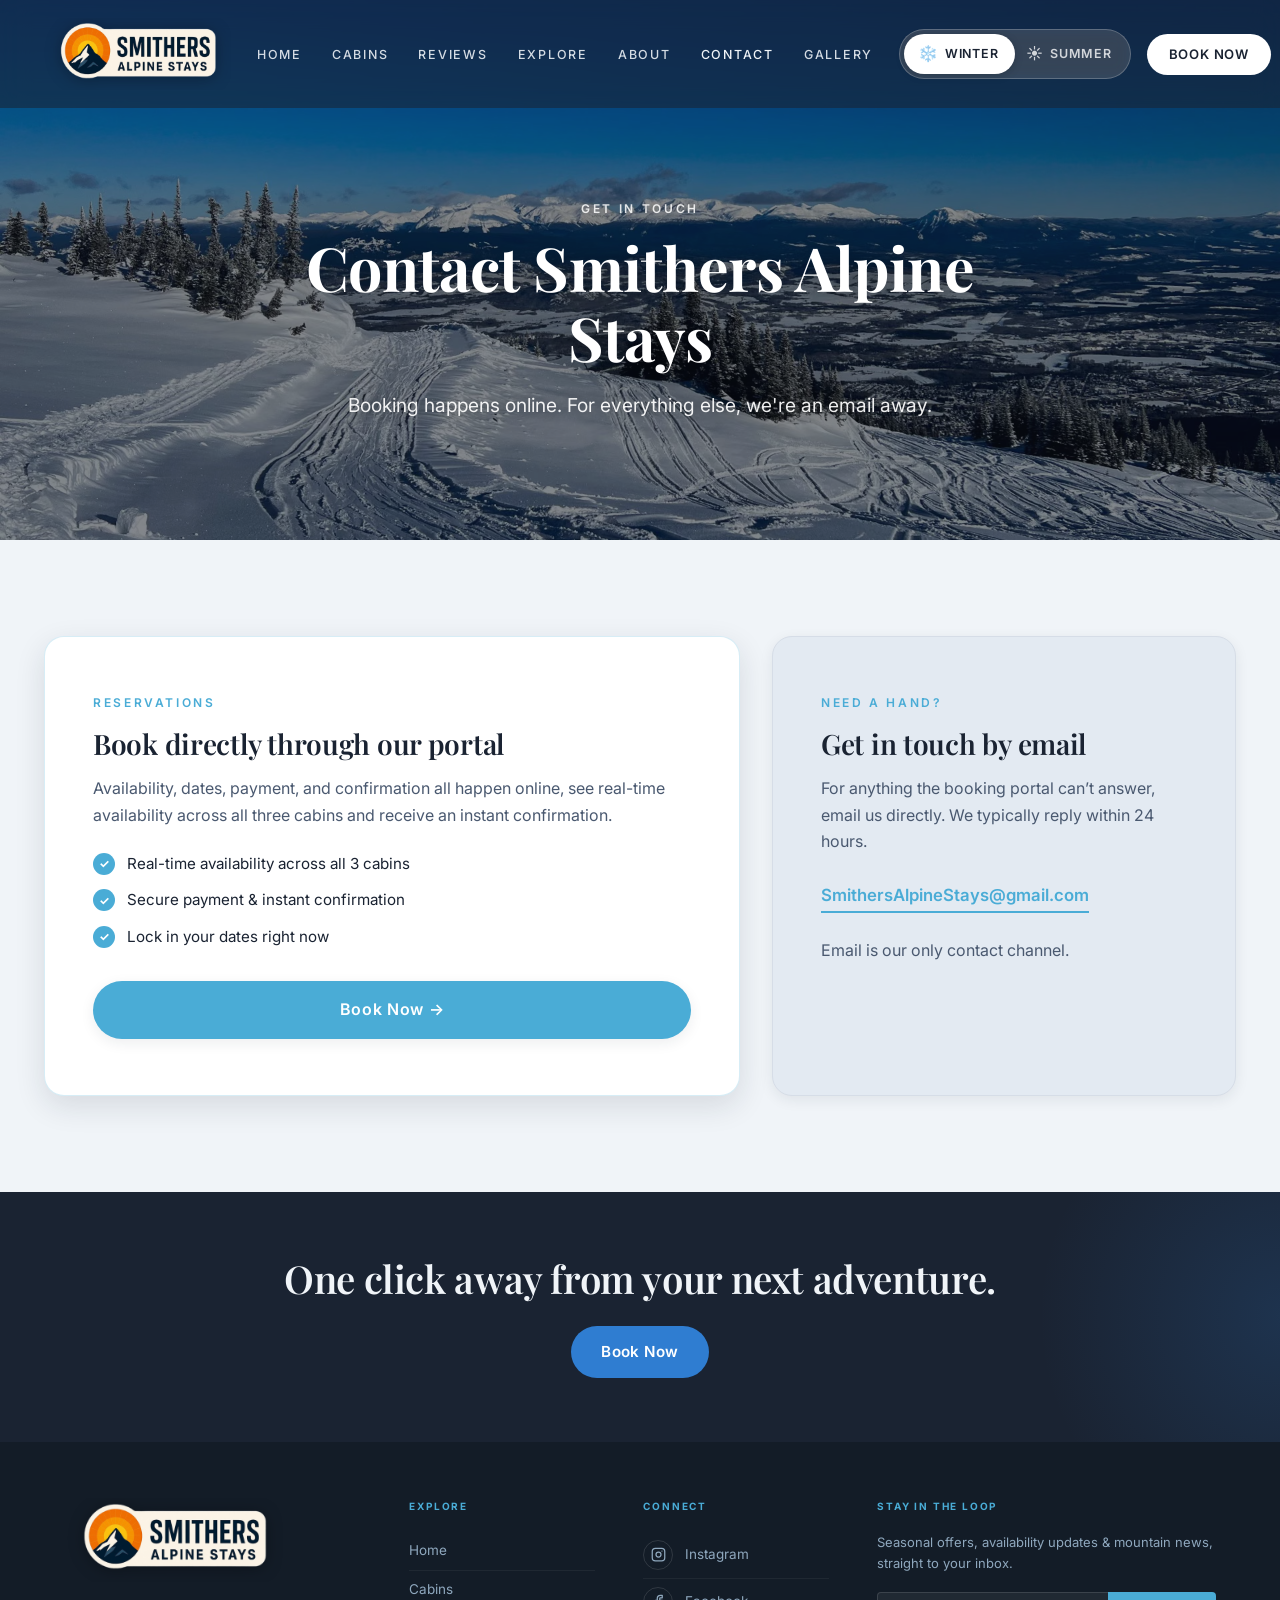
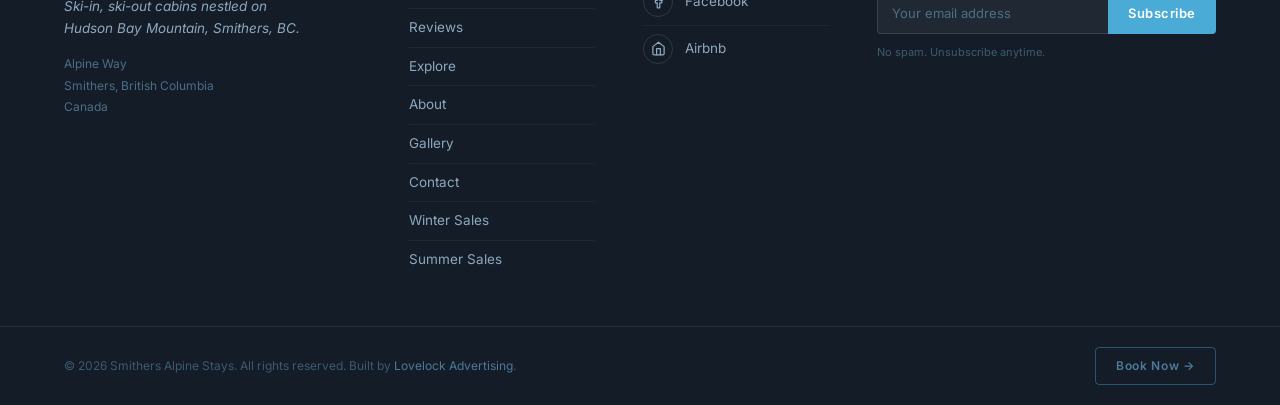
<file: contact.html>
<!DOCTYPE html>
<html lang="en">
<head>
<meta charset="UTF-8" />
<meta name="viewport" content="width=device-width, initial-scale=1.0" />
<link rel="icon" href="favicon.ico" sizes="any" />
<link rel="icon" type="image/png" sizes="32x32" href="favicon-32.png" />
<link rel="icon" type="image/png" sizes="16x16" href="favicon-16.png" />
<link rel="apple-touch-icon" sizes="180x180" href="apple-touch-icon.png" />
<link rel="canonical" href="https://www.smithersalpinestays.com/contact" />
<title>Contact & Book | Smithers Alpine Stays Mountain Cabins</title>
<meta name="description" content="Have a question about your stay or our Hudson Bay Mountain cabins? Get in touch with Smithers Alpine Stays and start planning your visit." />
<meta property="og:type" content="website" />
<meta property="og:site_name" content="Smithers Alpine Stays" />
<meta property="og:title" content="Contact &amp; Book | Smithers Alpine Stays Mountain Cabins" />
<meta property="og:description" content="Have a question about your stay or our Hudson Bay Mountain cabins? Get in touch with Smithers Alpine Stays and start planning your visit." />
<meta property="og:url" content="https://www.smithersalpinestays.com/contact" />
<meta property="og:image" content="https://www.smithersalpinestays.com/images/og-image.jpg" />
<meta property="og:image:width" content="1200" />
<meta property="og:image:height" content="630" />
<meta property="og:locale" content="en_CA" />
<meta name="twitter:card" content="summary_large_image" />
<meta name="twitter:title" content="Contact &amp; Book | Smithers Alpine Stays Mountain Cabins" />
<meta name="twitter:description" content="Have a question about your stay or our Hudson Bay Mountain cabins? Get in touch with Smithers Alpine Stays and start planning your visit." />
<meta name="twitter:image" content="https://www.smithersalpinestays.com/images/og-image.jpg" />
<link rel="preconnect" href="https://fonts.googleapis.com">
<link rel="preconnect" href="https://fonts.gstatic.com" crossorigin>
<link href="https://fonts.googleapis.com/css2?family=Inter:wght@400;500;600;700&family=Playfair+Display:wght@600;700&display=swap" rel="stylesheet">
<link rel="stylesheet" href="styles.css">
<style>
  .contact-page-hero { background-image: url('images/landscapes/ski-slope.avif'); }
</style>
<script>(function(){try{var s=sessionStorage.getItem('sas-season');if(s!=='winter'&&s!=='summer'){var m=new Date().getMonth();s=(m>=10||m<=3)?'winter':'summer';}document.documentElement.setAttribute('data-season',s);}catch(e){document.documentElement.setAttribute('data-season','winter');}})();</script>
<script type="application/ld+json">
{
  "@context": "https://schema.org",
  "@type": "LodgingBusiness",
  "name": "Smithers Alpine Stays",
  "description": "Ski-in/ski-out cabin rentals on Hudson Bay Mountain in Smithers, British Columbia. Three self-contained cabins for year-round mountain getaways.",
  "url": "https://www.smithersalpinestays.com/",
  "image": "https://www.smithersalpinestays.com/images/cabins/bonnie-doon/hero-winter.avif",
  "logo": "https://www.smithersalpinestays.com/images/logo.png",
  "email": "SmithersAlpineStays@gmail.com",
  "address": {
    "@type": "PostalAddress",
    "streetAddress": "Alpine Way",
    "addressLocality": "Smithers",
    "addressRegion": "BC",
    "postalCode": "V0J 2N0",
    "addressCountry": "CA"
  },
  "geo": {
    "@type": "GeoCoordinates",
    "latitude": 54.7843,
    "longitude": -127.295
  },
  "priceRange": "$$",
  "aggregateRating": {
    "@type": "AggregateRating",
    "ratingValue": "5",
    "reviewCount": "123",
    "bestRating": "5",
    "worstRating": "1"
  }
}
</script>
<link rel="preload" as="image" href="images/landscapes/ski-slope.avif" fetchpriority="high" />
</head>
<body>

  <header class="nav" id="nav">
    <div class="container nav-inner">
      <a href="/" class="logo" aria-label="Smithers Alpine Stays, home">
        <img src="images/logo.png" alt="Smithers Alpine Stays" width="500" height="500" loading="eager" fetchpriority="high" />
      </a>
      <nav>
        <ul class="nav-links" id="navLinks">
          <li><a href="/">Home</a></li>
          <li><a href="/cabins">Cabins</a></li>
          <li><a href="/reviews">Reviews</a></li>
          <li><a href="/explore">Explore</a></li>
          <li><a href="/about">About</a></li>
          <li><a href="/contact" class="active">Contact</a></li>
          <li><a href="/gallery">Gallery</a></li>
        </ul>
      </nav>
      <div class="nav-actions">
        <div class="season-toggle" id="seasonToggle" role="switch" aria-checked="false" aria-label="Toggle between winter and summer themes" tabindex="0">
          <span class="season-toggle__slider" aria-hidden="true"></span>
          <span class="season-toggle__option season-toggle__option--winter" data-season="winter">
            <span class="emoji">❄️</span><span class="label">Winter</span>
          </span>
          <span class="season-toggle__option season-toggle__option--summer" data-season="summer">
            <span class="emoji">☀️</span><span class="label">Summer</span>
          </span>
        </div>
        <a href="https://secure.webrez.com/hotel/4262" target="_blank" rel="noopener" class="nav-book-btn">Book Now</a>
        <button class="hamburger" id="hamburger" aria-label="Toggle menu" aria-expanded="false">
          <span></span><span></span><span></span>
        </button>
      </div>
    </div>
  </header>

  <section class="page-hero contact-page-hero">
    <div class="page-hero-content">
      <span class="section-eyebrow" style="color: rgba(255,255,255,0.85);">Get in Touch</span>
      <h1>Contact Smithers Alpine Stays</h1>
      <p>Booking happens online. For everything else, we're an email away.</p>
    </div>
  </section>

  <section>
    <div class="container">
      <div class="contact-cards">

        <article class="contact-card contact-card--book reveal">
          <span class="section-eyebrow">Reservations</span>
          <h3>Book directly through our portal</h3>
          <p>Availability, dates, payment, and confirmation all happen online, see real-time availability across all three cabins and receive an instant confirmation.</p>
          <ul class="contact-card__ticks">
            <li><span class="contact-card__tick" aria-hidden="true">&#10003;</span>Real-time availability across all 3 cabins</li>
            <li><span class="contact-card__tick" aria-hidden="true">&#10003;</span>Secure payment &amp; instant confirmation</li>
            <li><span class="contact-card__tick" aria-hidden="true">&#10003;</span>Lock in your dates right now</li>
          </ul>
          <a class="contact-card__btn" href="https://secure.webrez.com/hotel/4262" target="_blank" rel="noopener">Book Now &rarr;</a>
        </article>

        <article class="contact-card contact-card--email reveal">
          <span class="section-eyebrow">Need a hand?</span>
          <h3>Get in touch by email</h3>
          <p>For anything the booking portal can&rsquo;t answer, email us directly. We typically reply within 24 hours.</p>
          <a class="contact-card__email" href="mailto:SmithersAlpineStays@gmail.com">SmithersAlpineStays@gmail.com</a>
          <p class="contact-card__note">Email is our only contact channel.</p>
        </article>

      </div>
    </div>
  </section>

  <section class="urgency">
    <div class="container urgency-inner reveal">
      <h2>One click away from your next adventure.</h2>
      <a href="https://secure.webrez.com/hotel/4262" target="_blank" rel="noopener" class="btn">Book Now</a>
    </div>
  </section>

  <footer class="sas-footer">
    <div class="sas-footer-main">

      <div>
        <a class="sas-footer-logo" href="/">
          <img src="images/logo.png" alt="Smithers Alpine Stays" width="500" height="500" loading="lazy" />
        </a>
        <p class="sas-footer-tagline">Ski-in, ski-out cabins nestled on<br>Hudson Bay Mountain, Smithers, BC.</p>
        <address class="sas-footer-address">
          Alpine Way<br>
          Smithers, British Columbia<br>
          Canada
        </address>
      </div>

      <div>
        <p class="sas-footer-col-heading">Explore</p>
        <ul class="sas-footer-nav">
          <li><a href="/">Home <span class="sas-arrow">&rsaquo;</span></a></li>
          <li><a href="/cabins">Cabins <span class="sas-arrow">&rsaquo;</span></a></li>
          <li><a href="/reviews">Reviews <span class="sas-arrow">&rsaquo;</span></a></li>
          <li><a href="/explore">Explore <span class="sas-arrow">&rsaquo;</span></a></li>
          <li><a href="/about">About <span class="sas-arrow">&rsaquo;</span></a></li>
          <li><a href="/gallery">Gallery <span class="sas-arrow">&rsaquo;</span></a></li>
          <li><a href="/contact">Contact <span class="sas-arrow">&rsaquo;</span></a></li>
          <li><a href="/winter-sales">Winter Sales <span class="sas-arrow">&rsaquo;</span></a></li>
          <li><a href="/summer-sales">Summer Sales <span class="sas-arrow">&rsaquo;</span></a></li>
        </ul>
      </div>

      <div>
        <p class="sas-footer-col-heading">Connect</p>
        <ul class="sas-footer-connect">
          <li>
            <a href="https://www.instagram.com/smithersalpinestays?igsh=djlueGt5MG1nbWk=" target="_blank" rel="noopener">
              <span class="sas-connect-icon">
                <svg width="15" height="15" viewBox="0 0 24 24" fill="none" stroke="currentColor" stroke-width="2" stroke-linecap="round" stroke-linejoin="round">
                  <rect x="2" y="2" width="20" height="20" rx="5"/>
                  <circle cx="12" cy="12" r="4"/>
                  <circle cx="17.5" cy="6.5" r="1" fill="currentColor" stroke="none"/>
                </svg>
              </span>
              Instagram
            </a>
          </li>
          <li>
            <a href="https://www.facebook.com/share/1DURParRTo/?mibextid=wwXIfr" target="_blank" rel="noopener">
              <span class="sas-connect-icon">
                <svg width="15" height="15" viewBox="0 0 24 24" fill="none" stroke="currentColor" stroke-width="2" stroke-linecap="round" stroke-linejoin="round">
                  <path d="M18 2h-3a5 5 0 0 0-5 5v3H7v4h3v8h4v-8h3l1-4h-4V7a1 1 0 0 1 1-1h3z"/>
                </svg>
              </span>
              Facebook
            </a>
          </li>
          <li>
            <a href="https://www.airbnb.com.au/rooms/21594320?guests=1&amp;adults=1&amp;s=67&amp;unique_share_id=6e5dc900-5e08-4abf-ae2c-c49604d63402" target="_blank" rel="noopener">
              <span class="sas-connect-icon">
                <svg width="15" height="15" viewBox="0 0 24 24" fill="none" stroke="currentColor" stroke-width="2" stroke-linecap="round" stroke-linejoin="round">
                  <path d="M3 9l9-7 9 7v11a2 2 0 0 1-2 2H5a2 2 0 0 1-2-2z"/>
                  <polyline points="9 22 9 12 15 12 15 22"/>
                </svg>
              </span>
              Airbnb
            </a>
          </li>
        </ul>
      </div>

      <div>
        <p class="sas-footer-col-heading">Stay in the loop</p>
        <p class="sas-subscribe-copy">Seasonal offers, availability updates &amp; mountain news, straight to your inbox.</p>
        <div class="sas-subscribe-row">
          <input class="sas-subscribe-input" type="email" placeholder="Your email address" aria-label="Email address" />
          <button class="sas-subscribe-btn" type="button">Subscribe</button>
        </div>
        <p class="sas-subscribe-note">No spam. Unsubscribe anytime.</p>
      </div>

    </div>

    <div class="sas-footer-bar">
      <p>&copy; 2026 Smithers Alpine Stays. All rights reserved. Built by <a href="https://lovelockadvertising.com" target="_blank" rel="noopener">Lovelock Advertising</a>.</p>
      <a class="sas-footer-book-btn" href="https://secure.webrez.com/hotel/4262" target="_blank" rel="noopener">Book Now &rarr;</a>
    </div>
  </footer>

<script src="main.js"></script>
</body>
</html>
</file>
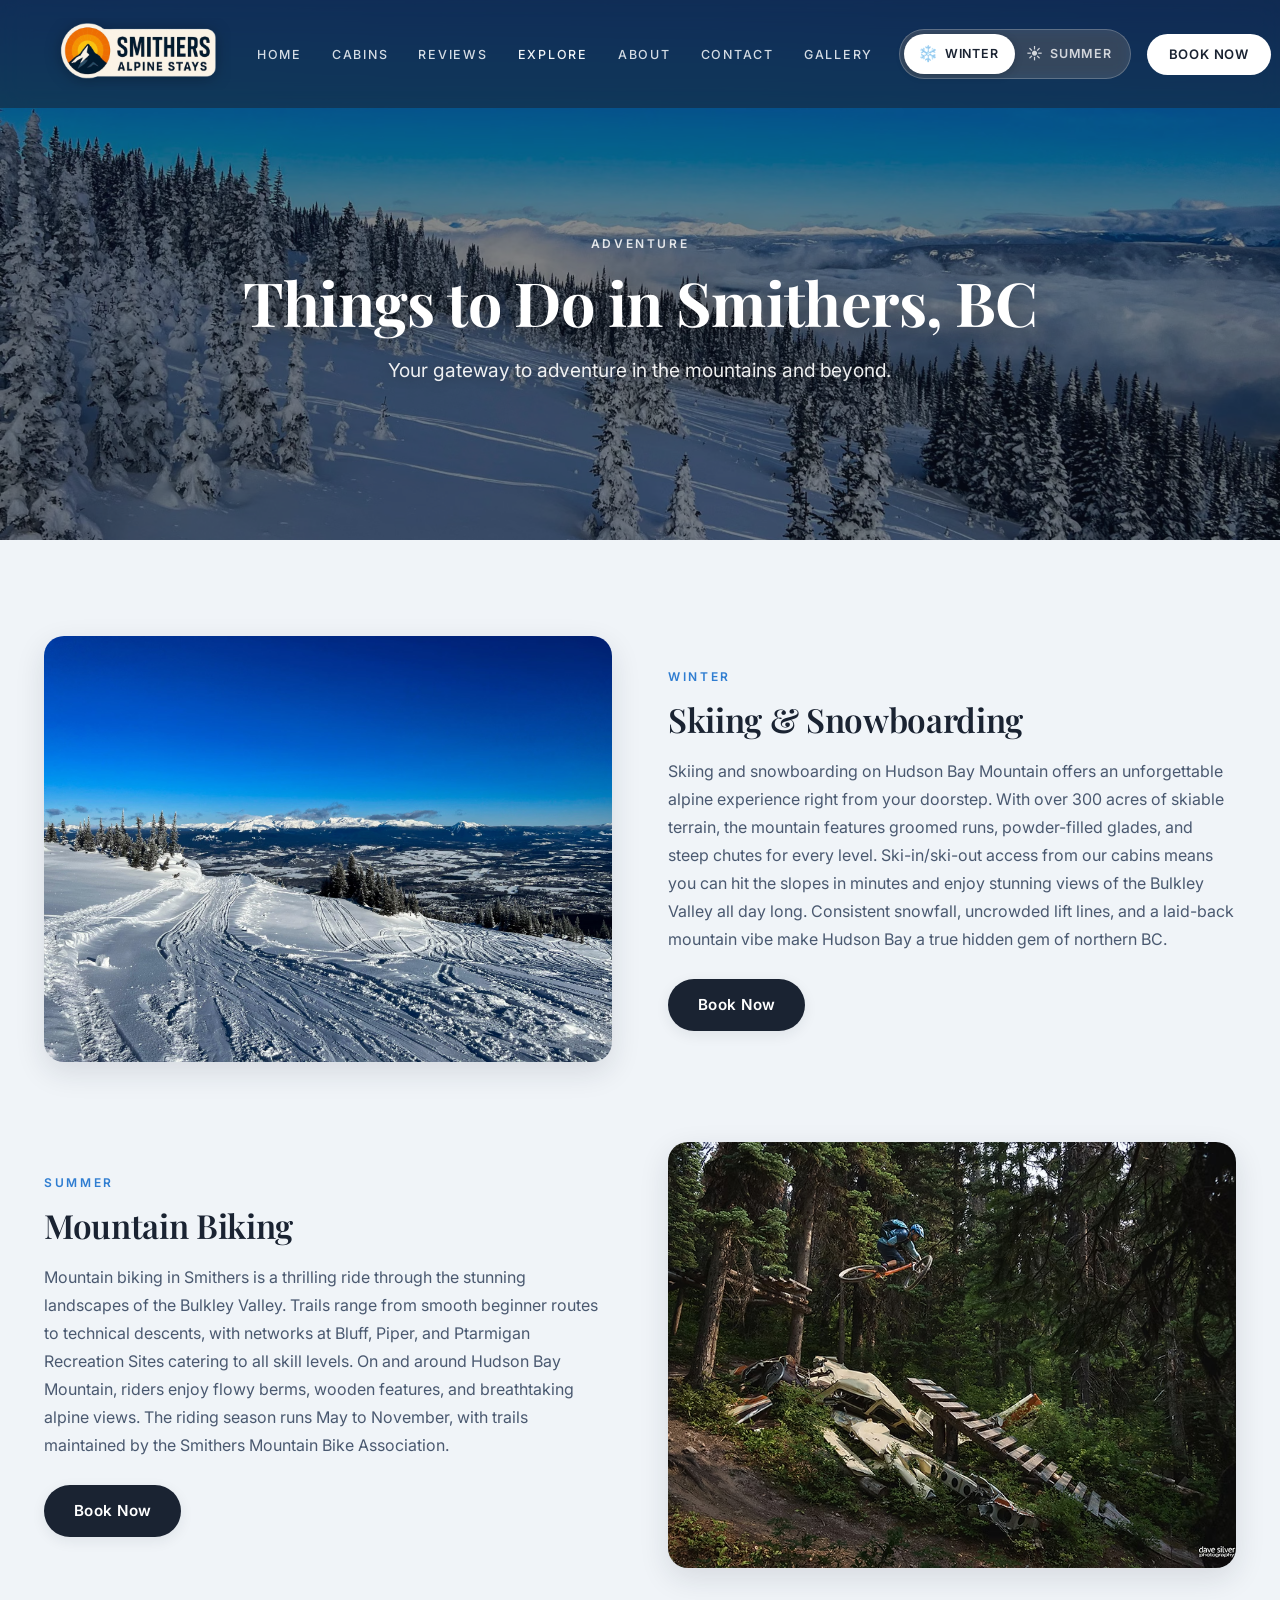
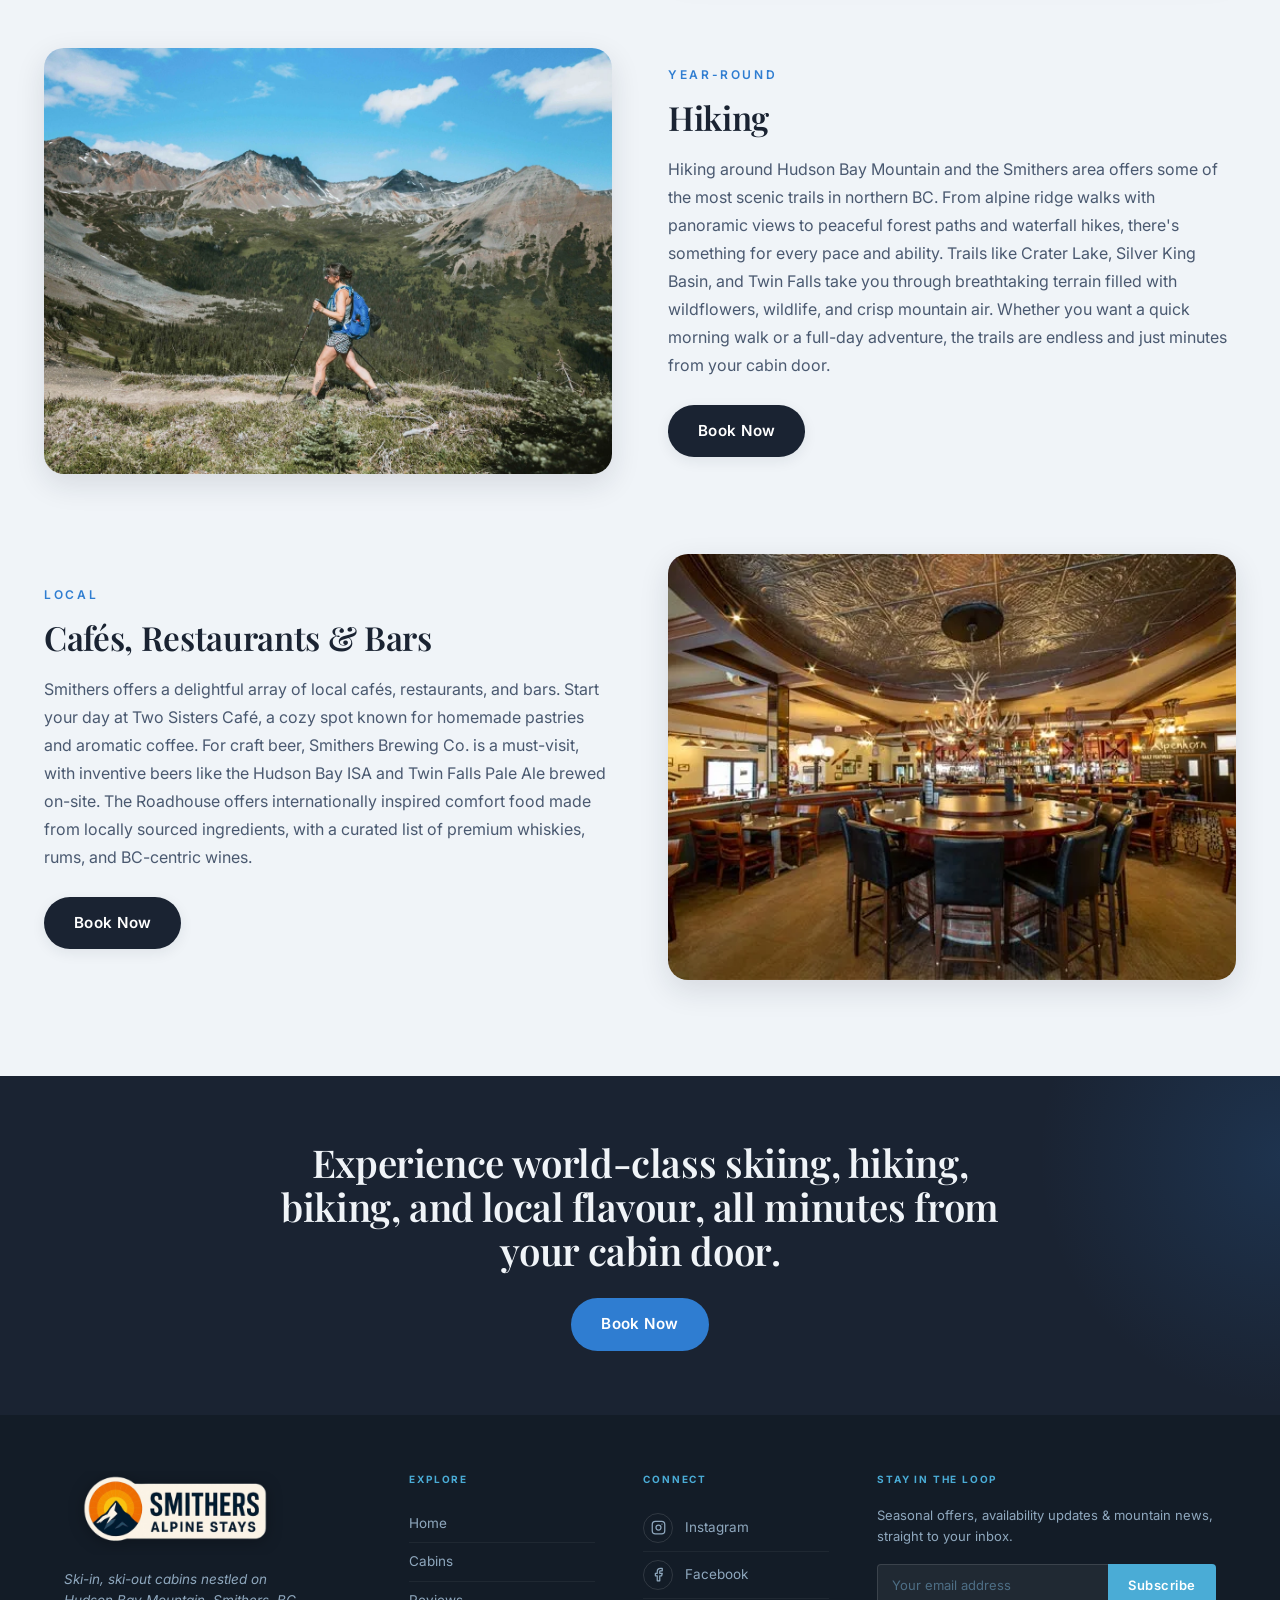
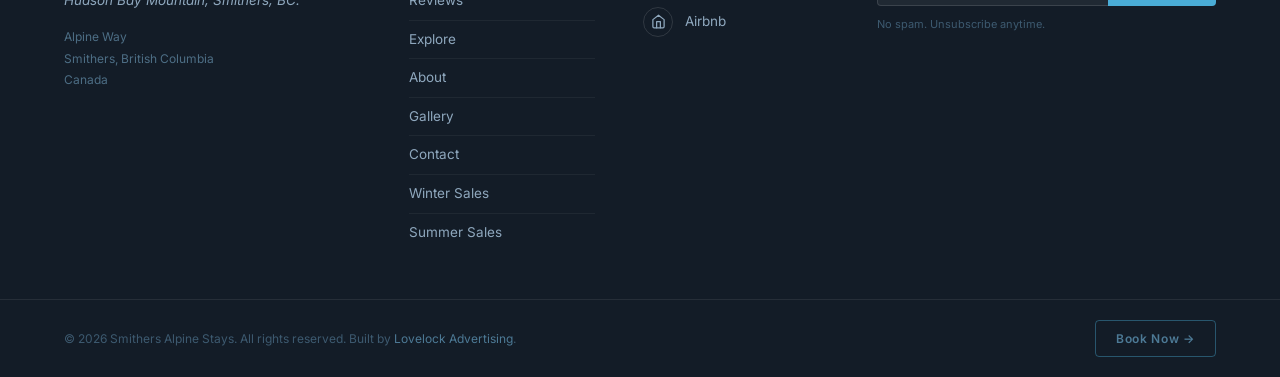
<file: explore.html>
<!DOCTYPE html>
<html lang="en">
<head>
<meta charset="UTF-8" />
<meta name="viewport" content="width=device-width, initial-scale=1.0" />
<link rel="icon" href="favicon.ico" sizes="any" />
<link rel="icon" type="image/png" sizes="32x32" href="favicon-32.png" />
<link rel="icon" type="image/png" sizes="16x16" href="favicon-16.png" />
<link rel="apple-touch-icon" sizes="180x180" href="apple-touch-icon.png" />
<link rel="canonical" href="https://www.smithersalpinestays.com/explore" />
<title>Things to Do in Smithers BC | Smithers Alpine Stays</title>
<meta name="description" content="Skiing, hiking, biking and local eats in Smithers BC. Discover what to do in the Bulkley Valley, all minutes from your Hudson Bay Mountain cabin." />
<meta property="og:type" content="website" />
<meta property="og:site_name" content="Smithers Alpine Stays" />
<meta property="og:title" content="Things to Do in Smithers BC | Smithers Alpine Stays" />
<meta property="og:description" content="Skiing, hiking, biking and local eats in Smithers BC. Discover what to do in the Bulkley Valley, all minutes from your Hudson Bay Mountain cabin." />
<meta property="og:url" content="https://www.smithersalpinestays.com/explore" />
<meta property="og:image" content="https://www.smithersalpinestays.com/images/og-image.jpg" />
<meta property="og:image:width" content="1200" />
<meta property="og:image:height" content="630" />
<meta property="og:locale" content="en_CA" />
<meta name="twitter:card" content="summary_large_image" />
<meta name="twitter:title" content="Things to Do in Smithers BC | Smithers Alpine Stays" />
<meta name="twitter:description" content="Skiing, hiking, biking and local eats in Smithers BC. Discover what to do in the Bulkley Valley, all minutes from your Hudson Bay Mountain cabin." />
<meta name="twitter:image" content="https://www.smithersalpinestays.com/images/og-image.jpg" />
<link rel="preconnect" href="https://fonts.googleapis.com">
<link rel="preconnect" href="https://fonts.gstatic.com" crossorigin>
<link href="https://fonts.googleapis.com/css2?family=Inter:wght@400;500;600;700&family=Playfair+Display:wght@600;700&display=swap" rel="stylesheet">
<link rel="stylesheet" href="styles.css">
<style>
  .explore-page-hero { background-image: url('images/landscapes/snowy-treeline.avif'); }
</style>
<script>(function(){try{var s=sessionStorage.getItem('sas-season');if(s!=='winter'&&s!=='summer'){var m=new Date().getMonth();s=(m>=10||m<=3)?'winter':'summer';}document.documentElement.setAttribute('data-season',s);}catch(e){document.documentElement.setAttribute('data-season','winter');}})();</script>
<script type="application/ld+json">
{
  "@context": "https://schema.org",
  "@type": "LodgingBusiness",
  "name": "Smithers Alpine Stays",
  "description": "Ski-in/ski-out cabin rentals on Hudson Bay Mountain in Smithers, British Columbia. Three self-contained cabins for year-round mountain getaways.",
  "url": "https://www.smithersalpinestays.com/",
  "image": "https://www.smithersalpinestays.com/images/cabins/bonnie-doon/hero-winter.avif",
  "logo": "https://www.smithersalpinestays.com/images/logo.png",
  "email": "SmithersAlpineStays@gmail.com",
  "address": {
    "@type": "PostalAddress",
    "streetAddress": "Alpine Way",
    "addressLocality": "Smithers",
    "addressRegion": "BC",
    "postalCode": "V0J 2N0",
    "addressCountry": "CA"
  },
  "geo": {
    "@type": "GeoCoordinates",
    "latitude": 54.7843,
    "longitude": -127.295
  },
  "priceRange": "$$",
  "aggregateRating": {
    "@type": "AggregateRating",
    "ratingValue": "5",
    "reviewCount": "123",
    "bestRating": "5",
    "worstRating": "1"
  }
}
</script>
<link rel="preload" as="image" href="images/landscapes/snowy-treeline.avif" fetchpriority="high" />
</head>
<body>

  <header class="nav" id="nav">
    <div class="container nav-inner">
      <a href="/" class="logo" aria-label="Smithers Alpine Stays, home">
        <img src="images/logo.png" alt="Smithers Alpine Stays" width="500" height="500" loading="eager" fetchpriority="high" />
      </a>
      <nav>
        <ul class="nav-links" id="navLinks">
          <li><a href="/">Home</a></li>
          <li><a href="/cabins">Cabins</a></li>
          <li><a href="/reviews">Reviews</a></li>
          <li><a href="/explore" class="active">Explore</a></li>
          <li><a href="/about">About</a></li>
          <li><a href="/contact">Contact</a></li>
          <li><a href="/gallery">Gallery</a></li>
        </ul>
      </nav>
      <div class="nav-actions">
        <div class="season-toggle" id="seasonToggle" role="switch" aria-checked="false" aria-label="Toggle between winter and summer themes" tabindex="0">
          <span class="season-toggle__slider" aria-hidden="true"></span>
          <span class="season-toggle__option season-toggle__option--winter" data-season="winter">
            <span class="emoji">❄️</span><span class="label">Winter</span>
          </span>
          <span class="season-toggle__option season-toggle__option--summer" data-season="summer">
            <span class="emoji">☀️</span><span class="label">Summer</span>
          </span>
        </div>
        <a href="https://secure.webrez.com/hotel/4262" target="_blank" rel="noopener" class="nav-book-btn">Book Now</a>
        <button class="hamburger" id="hamburger" aria-label="Toggle menu" aria-expanded="false">
          <span></span><span></span><span></span>
        </button>
      </div>
    </div>
  </header>

  <section class="page-hero explore-page-hero">
    <div class="page-hero-content">
      <span class="section-eyebrow" style="color: rgba(255,255,255,0.85);">Adventure</span>
      <h1>Things to Do in Smithers, BC</h1>
      <p>Your gateway to adventure in the mountains and beyond.</p>
    </div>
  </section>

  <section>
    <div class="container">
      <div class="activities">

        <article class="activity reveal">
          <div class="activity__media" style="background-image: url('images/landscapes/ski-slope.avif');"></div>
          <div class="activity__text">
            <span class="section-eyebrow">Winter</span>
            <h3>Skiing &amp; Snowboarding</h3>
            <p>Skiing and snowboarding on Hudson Bay Mountain offers an unforgettable alpine experience right from your doorstep. With over 300 acres of skiable terrain, the mountain features groomed runs, powder-filled glades, and steep chutes for every level. Ski-in/ski-out access from our cabins means you can hit the slopes in minutes and enjoy stunning views of the Bulkley Valley all day long. Consistent snowfall, uncrowded lift lines, and a laid-back mountain vibe make Hudson Bay a true hidden gem of northern BC.</p>
            <a href="https://secure.webrez.com/hotel/4262" target="_blank" rel="noopener" class="btn btn-primary">Book Now</a>
          </div>
        </article>

        <article class="activity reveal">
          <div class="activity__media" style="background-image: url('images/explore/mountain-biking.avif');"></div>
          <div class="activity__text">
            <span class="section-eyebrow">Summer</span>
            <h3>Mountain Biking</h3>
            <p>Mountain biking in Smithers is a thrilling ride through the stunning landscapes of the Bulkley Valley. Trails range from smooth beginner routes to technical descents, with networks at Bluff, Piper, and Ptarmigan Recreation Sites catering to all skill levels. On and around Hudson Bay Mountain, riders enjoy flowy berms, wooden features, and breathtaking alpine views. The riding season runs May to November, with trails maintained by the Smithers Mountain Bike Association.</p>
            <a href="https://secure.webrez.com/hotel/4262" target="_blank" rel="noopener" class="btn btn-primary">Book Now</a>
          </div>
        </article>

        <article class="activity reveal">
          <div class="activity__media" style="background-image: url('images/explore/hiking.webp');"></div>
          <div class="activity__text">
            <span class="section-eyebrow">Year-round</span>
            <h3>Hiking</h3>
            <p>Hiking around Hudson Bay Mountain and the Smithers area offers some of the most scenic trails in northern BC. From alpine ridge walks with panoramic views to peaceful forest paths and waterfall hikes, there's something for every pace and ability. Trails like Crater Lake, Silver King Basin, and Twin Falls take you through breathtaking terrain filled with wildflowers, wildlife, and crisp mountain air. Whether you want a quick morning walk or a full-day adventure, the trails are endless and just minutes from your cabin door.</p>
            <a href="https://secure.webrez.com/hotel/4262" target="_blank" rel="noopener" class="btn btn-primary">Book Now</a>
          </div>
        </article>

        <article class="activity reveal">
          <div class="activity__media" style="background-image: url('images/explore/alpenhorn-interior.webp');"></div>
          <div class="activity__text">
            <span class="section-eyebrow">Local</span>
            <h3>Cafés, Restaurants &amp; Bars</h3>
            <p>Smithers offers a delightful array of local cafés, restaurants, and bars. Start your day at Two Sisters Café, a cozy spot known for homemade pastries and aromatic coffee. For craft beer, Smithers Brewing Co. is a must-visit, with inventive beers like the Hudson Bay ISA and Twin Falls Pale Ale brewed on-site. The Roadhouse offers internationally inspired comfort food made from locally sourced ingredients, with a curated list of premium whiskies, rums, and BC-centric wines.</p>
            <a href="https://secure.webrez.com/hotel/4262" target="_blank" rel="noopener" class="btn btn-primary">Book Now</a>
          </div>
        </article>

      </div>
    </div>
  </section>

  <section class="urgency">
    <div class="container urgency-inner reveal">
      <h2>Experience world-class skiing, hiking, biking, and local flavour, all minutes from your cabin door.</h2>
      <a href="https://secure.webrez.com/hotel/4262" target="_blank" rel="noopener" class="btn">Book Now</a>
    </div>
  </section>

  <footer class="sas-footer">
    <div class="sas-footer-main">

      <div>
        <a class="sas-footer-logo" href="/">
          <img src="images/logo.png" alt="Smithers Alpine Stays" width="500" height="500" loading="lazy" />
        </a>
        <p class="sas-footer-tagline">Ski-in, ski-out cabins nestled on<br>Hudson Bay Mountain, Smithers, BC.</p>
        <address class="sas-footer-address">
          Alpine Way<br>
          Smithers, British Columbia<br>
          Canada
        </address>
      </div>

      <div>
        <p class="sas-footer-col-heading">Explore</p>
        <ul class="sas-footer-nav">
          <li><a href="/">Home <span class="sas-arrow">&rsaquo;</span></a></li>
          <li><a href="/cabins">Cabins <span class="sas-arrow">&rsaquo;</span></a></li>
          <li><a href="/reviews">Reviews <span class="sas-arrow">&rsaquo;</span></a></li>
          <li><a href="/explore">Explore <span class="sas-arrow">&rsaquo;</span></a></li>
          <li><a href="/about">About <span class="sas-arrow">&rsaquo;</span></a></li>
          <li><a href="/gallery">Gallery <span class="sas-arrow">&rsaquo;</span></a></li>
          <li><a href="/contact">Contact <span class="sas-arrow">&rsaquo;</span></a></li>
          <li><a href="/winter-sales">Winter Sales <span class="sas-arrow">&rsaquo;</span></a></li>
          <li><a href="/summer-sales">Summer Sales <span class="sas-arrow">&rsaquo;</span></a></li>
        </ul>
      </div>

      <div>
        <p class="sas-footer-col-heading">Connect</p>
        <ul class="sas-footer-connect">
          <li>
            <a href="https://www.instagram.com/smithersalpinestays?igsh=djlueGt5MG1nbWk=" target="_blank" rel="noopener">
              <span class="sas-connect-icon">
                <svg width="15" height="15" viewBox="0 0 24 24" fill="none" stroke="currentColor" stroke-width="2" stroke-linecap="round" stroke-linejoin="round">
                  <rect x="2" y="2" width="20" height="20" rx="5"/>
                  <circle cx="12" cy="12" r="4"/>
                  <circle cx="17.5" cy="6.5" r="1" fill="currentColor" stroke="none"/>
                </svg>
              </span>
              Instagram
            </a>
          </li>
          <li>
            <a href="https://www.facebook.com/share/1DURParRTo/?mibextid=wwXIfr" target="_blank" rel="noopener">
              <span class="sas-connect-icon">
                <svg width="15" height="15" viewBox="0 0 24 24" fill="none" stroke="currentColor" stroke-width="2" stroke-linecap="round" stroke-linejoin="round">
                  <path d="M18 2h-3a5 5 0 0 0-5 5v3H7v4h3v8h4v-8h3l1-4h-4V7a1 1 0 0 1 1-1h3z"/>
                </svg>
              </span>
              Facebook
            </a>
          </li>
          <li>
            <a href="https://www.airbnb.com.au/rooms/21594320?guests=1&amp;adults=1&amp;s=67&amp;unique_share_id=6e5dc900-5e08-4abf-ae2c-c49604d63402" target="_blank" rel="noopener">
              <span class="sas-connect-icon">
                <svg width="15" height="15" viewBox="0 0 24 24" fill="none" stroke="currentColor" stroke-width="2" stroke-linecap="round" stroke-linejoin="round">
                  <path d="M3 9l9-7 9 7v11a2 2 0 0 1-2 2H5a2 2 0 0 1-2-2z"/>
                  <polyline points="9 22 9 12 15 12 15 22"/>
                </svg>
              </span>
              Airbnb
            </a>
          </li>
        </ul>
      </div>

      <div>
        <p class="sas-footer-col-heading">Stay in the loop</p>
        <p class="sas-subscribe-copy">Seasonal offers, availability updates &amp; mountain news, straight to your inbox.</p>
        <div class="sas-subscribe-row">
          <input class="sas-subscribe-input" type="email" placeholder="Your email address" aria-label="Email address" />
          <button class="sas-subscribe-btn" type="button">Subscribe</button>
        </div>
        <p class="sas-subscribe-note">No spam. Unsubscribe anytime.</p>
      </div>

    </div>

    <div class="sas-footer-bar">
      <p>&copy; 2026 Smithers Alpine Stays. All rights reserved. Built by <a href="https://lovelockadvertising.com" target="_blank" rel="noopener">Lovelock Advertising</a>.</p>
      <a class="sas-footer-book-btn" href="https://secure.webrez.com/hotel/4262" target="_blank" rel="noopener">Book Now &rarr;</a>
    </div>
  </footer>

<script src="main.js"></script>
</body>
</html>
</file>
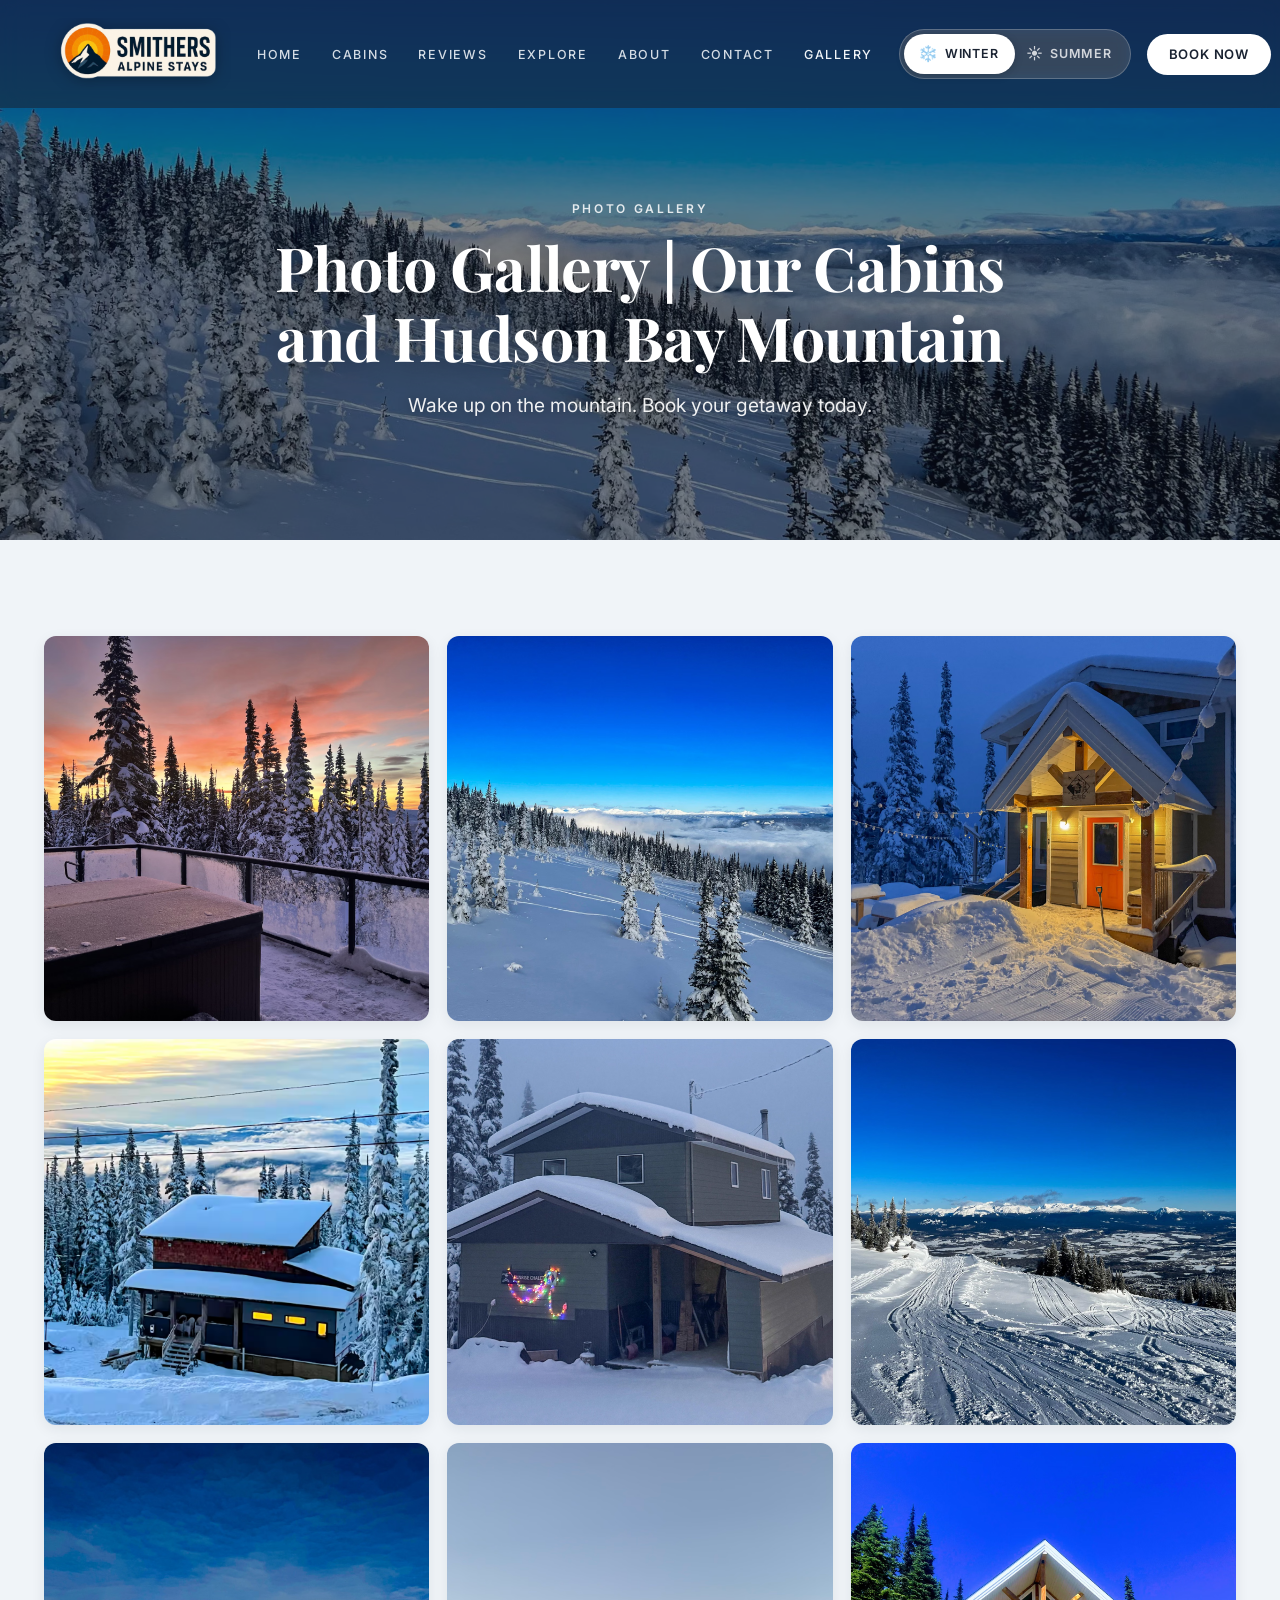
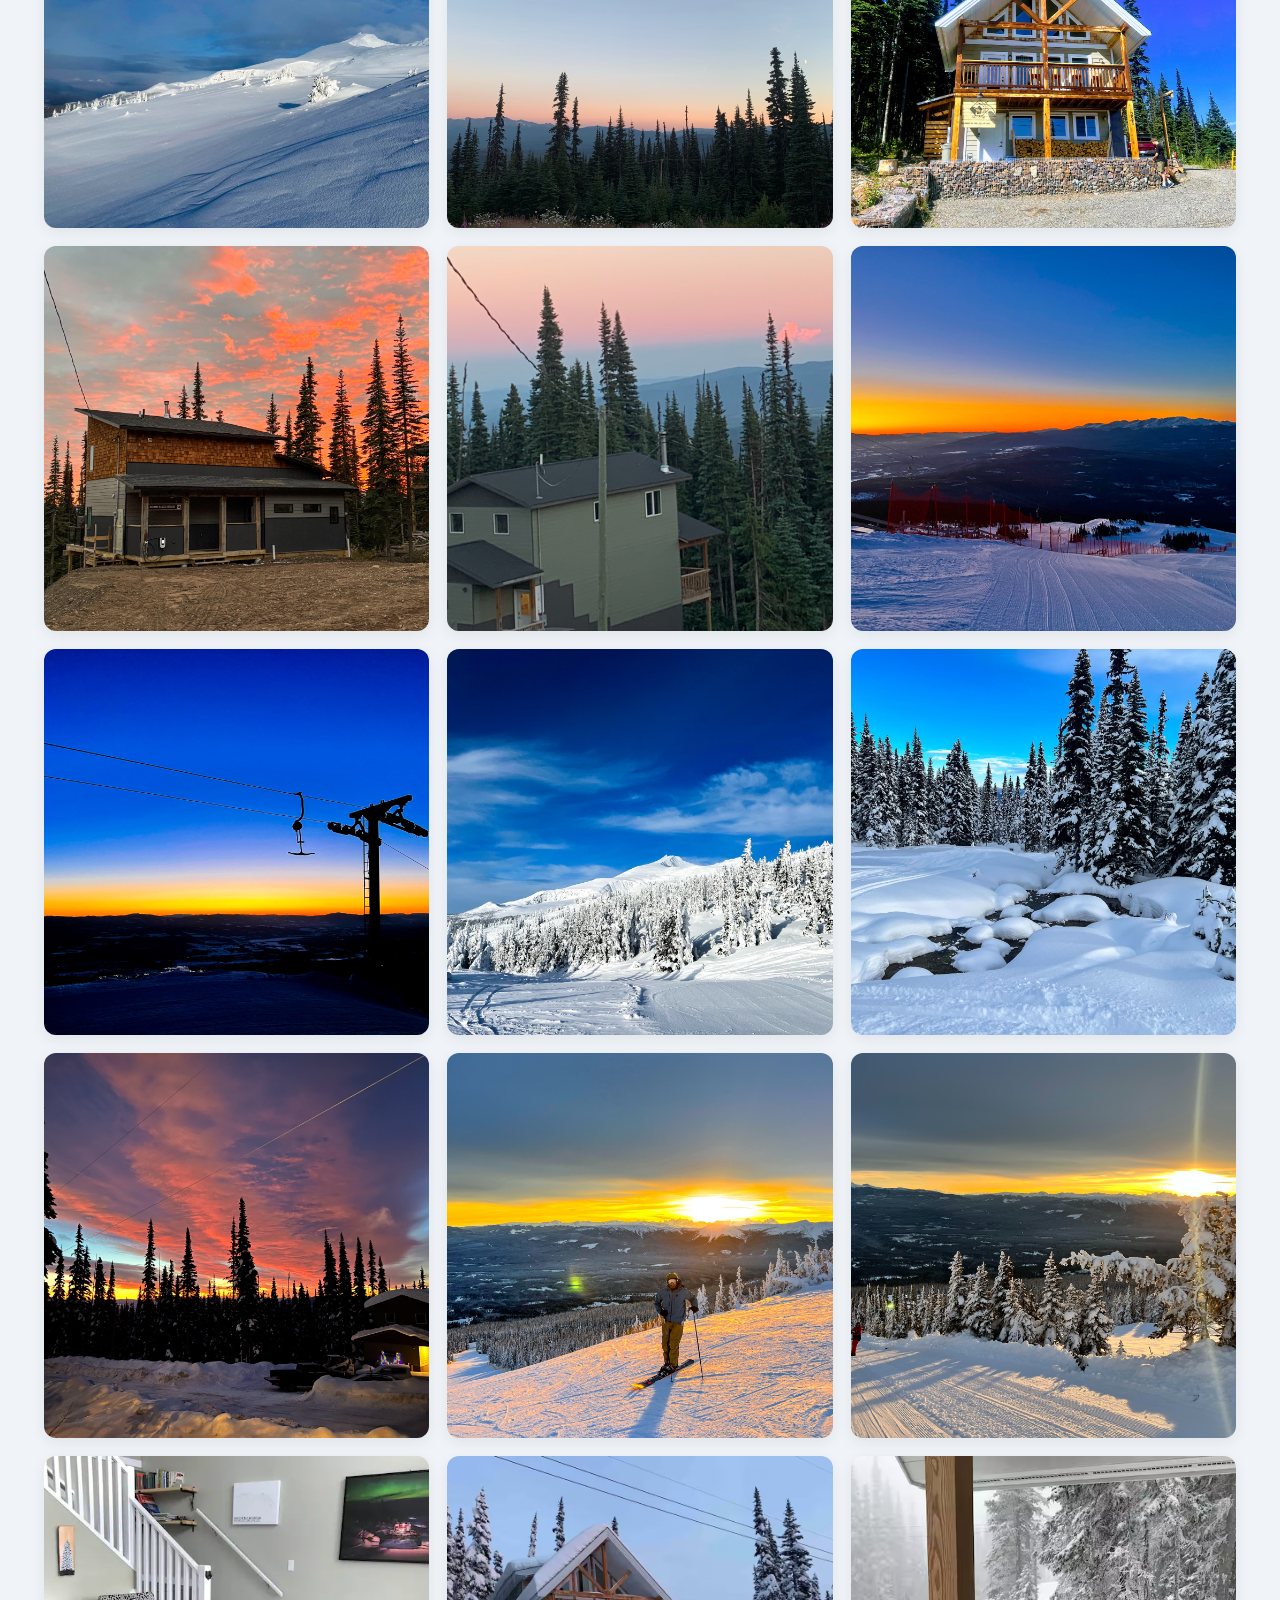
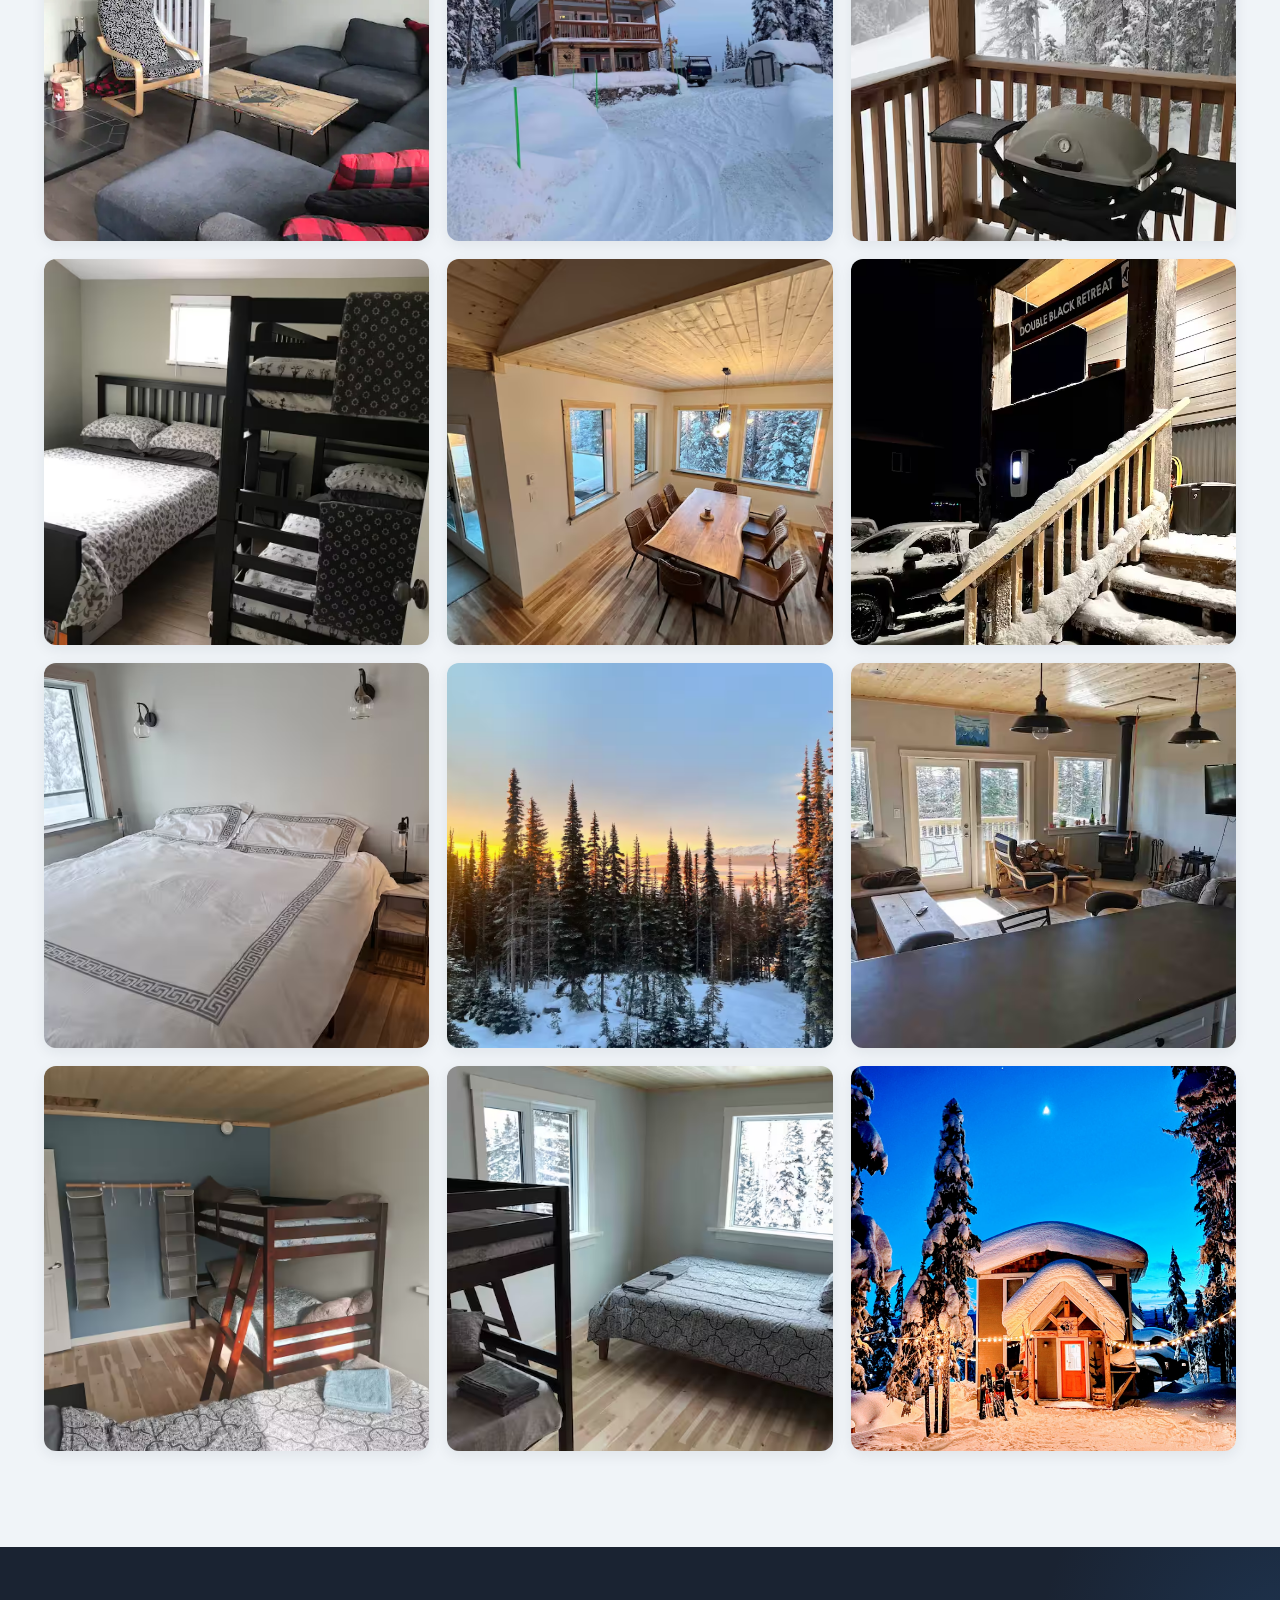
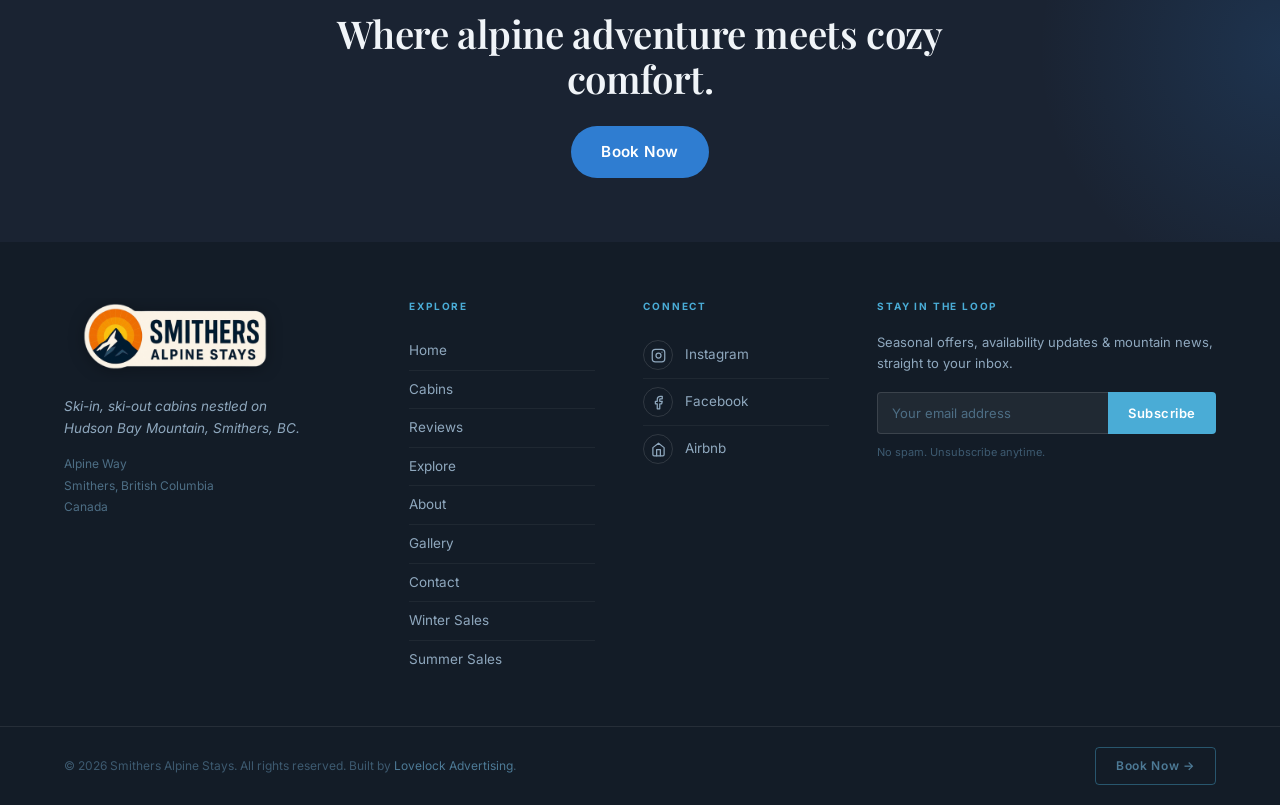
<file: gallery.html>
<!DOCTYPE html>
<html lang="en">
<head>
<meta charset="UTF-8" />
<meta name="viewport" content="width=device-width, initial-scale=1.0" />
<link rel="icon" href="favicon.ico" sizes="any" />
<link rel="icon" type="image/png" sizes="32x32" href="favicon-32.png" />
<link rel="icon" type="image/png" sizes="16x16" href="favicon-16.png" />
<link rel="apple-touch-icon" sizes="180x180" href="apple-touch-icon.png" />
<link rel="canonical" href="https://www.smithersalpinestays.com/gallery" />
<title>Photo Gallery | Hudson Bay Mountain Cabins, Smithers BC</title>
<meta name="description" content="See our ski-in/ski-out cabins, Hudson Bay Mountain and the Bulkley Valley in every season, then start planning your Smithers BC getaway." />
<meta property="og:type" content="website" />
<meta property="og:site_name" content="Smithers Alpine Stays" />
<meta property="og:title" content="Photo Gallery | Hudson Bay Mountain Cabins, Smithers BC" />
<meta property="og:description" content="See our ski-in/ski-out cabins, Hudson Bay Mountain and the Bulkley Valley in every season, then start planning your Smithers BC getaway." />
<meta property="og:url" content="https://www.smithersalpinestays.com/gallery" />
<meta property="og:image" content="https://www.smithersalpinestays.com/images/og-image.jpg" />
<meta property="og:image:width" content="1200" />
<meta property="og:image:height" content="630" />
<meta property="og:locale" content="en_CA" />
<meta name="twitter:card" content="summary_large_image" />
<meta name="twitter:title" content="Photo Gallery | Hudson Bay Mountain Cabins, Smithers BC" />
<meta name="twitter:description" content="See our ski-in/ski-out cabins, Hudson Bay Mountain and the Bulkley Valley in every season, then start planning your Smithers BC getaway." />
<meta name="twitter:image" content="https://www.smithersalpinestays.com/images/og-image.jpg" />
<link rel="preconnect" href="https://fonts.googleapis.com">
<link rel="preconnect" href="https://fonts.gstatic.com" crossorigin>
<link href="https://fonts.googleapis.com/css2?family=Inter:wght@400;500;600;700&family=Playfair+Display:wght@600;700&display=swap" rel="stylesheet">
<link rel="stylesheet" href="styles.css">
<style>
  .gallery-page-hero { background-image: url('images/landscapes/snowy-treeline.avif'); }
</style>
<script>(function(){try{var s=sessionStorage.getItem('sas-season');if(s!=='winter'&&s!=='summer'){var m=new Date().getMonth();s=(m>=10||m<=3)?'winter':'summer';}document.documentElement.setAttribute('data-season',s);}catch(e){document.documentElement.setAttribute('data-season','winter');}})();</script>
<script type="application/ld+json">
{
  "@context": "https://schema.org",
  "@type": "LodgingBusiness",
  "name": "Smithers Alpine Stays",
  "description": "Ski-in/ski-out cabin rentals on Hudson Bay Mountain in Smithers, British Columbia. Three self-contained cabins for year-round mountain getaways.",
  "url": "https://www.smithersalpinestays.com/",
  "image": "https://www.smithersalpinestays.com/images/cabins/bonnie-doon/hero-winter.avif",
  "logo": "https://www.smithersalpinestays.com/images/logo.png",
  "email": "SmithersAlpineStays@gmail.com",
  "address": {
    "@type": "PostalAddress",
    "streetAddress": "Alpine Way",
    "addressLocality": "Smithers",
    "addressRegion": "BC",
    "postalCode": "V0J 2N0",
    "addressCountry": "CA"
  },
  "geo": {
    "@type": "GeoCoordinates",
    "latitude": 54.7843,
    "longitude": -127.295
  },
  "priceRange": "$$",
  "aggregateRating": {
    "@type": "AggregateRating",
    "ratingValue": "5",
    "reviewCount": "123",
    "bestRating": "5",
    "worstRating": "1"
  }
}
</script>
<link rel="preload" as="image" href="images/landscapes/snowy-treeline.avif" fetchpriority="high" />
</head>
<body>

  <header class="nav" id="nav">
    <div class="container nav-inner">
      <a href="/" class="logo" aria-label="Smithers Alpine Stays, home">
        <img src="images/logo.png" alt="Smithers Alpine Stays" width="500" height="500" loading="eager" fetchpriority="high" />
      </a>
      <nav>
        <ul class="nav-links" id="navLinks">
          <li><a href="/">Home</a></li>
          <li><a href="/cabins">Cabins</a></li>
          <li><a href="/reviews">Reviews</a></li>
          <li><a href="/explore">Explore</a></li>
          <li><a href="/about">About</a></li>
          <li><a href="/contact">Contact</a></li>
          <li><a href="/gallery" class="active">Gallery</a></li>
        </ul>
      </nav>
      <div class="nav-actions">
        <div class="season-toggle" id="seasonToggle" role="switch" aria-checked="false" aria-label="Toggle between winter and summer themes" tabindex="0">
          <span class="season-toggle__slider" aria-hidden="true"></span>
          <span class="season-toggle__option season-toggle__option--winter" data-season="winter">
            <span class="emoji">❄️</span><span class="label">Winter</span>
          </span>
          <span class="season-toggle__option season-toggle__option--summer" data-season="summer">
            <span class="emoji">☀️</span><span class="label">Summer</span>
          </span>
        </div>
        <a href="https://secure.webrez.com/hotel/4262" target="_blank" rel="noopener" class="nav-book-btn">Book Now</a>
        <button class="hamburger" id="hamburger" aria-label="Toggle menu" aria-expanded="false">
          <span></span><span></span><span></span>
        </button>
      </div>
    </div>
  </header>

  <section class="page-hero gallery-page-hero">
    <div class="page-hero-content">
      <span class="section-eyebrow" style="color: rgba(255,255,255,0.85);">Photo Gallery</span>
      <h1>Photo Gallery | Our Cabins and Hudson Bay Mountain</h1>
      <p>Wake up on the mountain. Book your getaway today.</p>
    </div>
  </section>

  <section>
    <div class="container">
      <div class="gallery-grid">
        <a class="gallery-item" data-lightbox><img src="images/home/hero-winter.avif" alt="Sunset hot tub deck on Hudson Bay Mountain" width="1920" height="1440" loading="lazy" /></a>
        <a class="gallery-item" data-lightbox><img src="images/landscapes/snowy-treeline.avif" alt="Snowy treeline above the clouds on Hudson Bay Mountain" width="1920" height="1440" loading="lazy" /></a>
        <a class="gallery-item" data-lightbox><img src="images/cabins/bonnie-doon/hero-winter.avif" alt="Bonnie Doon cabin in winter on Hudson Bay Mountain" width="1920" height="1440" loading="lazy" /></a>
        <a class="gallery-item" data-lightbox><img src="images/cabins/double-black/hero-winter.avif" alt="Double Black Retreat cabin in winter on Hudson Bay Mountain" width="1440" height="1082" loading="lazy" /></a>
        <a class="gallery-item" data-lightbox><img src="images/cabins/sunrise-chalet/hero-winter.avif" alt="Sunrise Chalet cabin in winter on Hudson Bay Mountain" width="1920" height="1542" loading="lazy" /></a>
        <a class="gallery-item" data-lightbox><img src="images/landscapes/ski-slope.avif" alt="Hudson Bay Mountain ski slope panorama" width="1920" height="1440" loading="lazy" /></a>
        <a class="gallery-item" data-lightbox><img src="images/landscapes/ridgeline.avif" alt="Hudson Bay Mountain ridgeline" width="1920" height="1440" loading="lazy" /></a>
        <a class="gallery-item" data-lightbox><img src="images/home/hero-summer.avif" alt="Treeline at dusk in summer above Smithers, BC" width="1920" height="1440" loading="lazy" /></a>
        <a class="gallery-item" data-lightbox><img src="images/cabins/bonnie-doon/summer.avif" alt="Bonnie Doon cabin in summer on Hudson Bay Mountain" width="1440" height="1920" loading="lazy" /></a>
        <a class="gallery-item" data-lightbox><img src="images/cabins/double-black/summer.avif" alt="Double Black Retreat cabin at sunset, Hudson Bay Mountain" width="1440" height="1920" loading="lazy" /></a>
        <a class="gallery-item" data-lightbox><img src="images/cabins/sunrise-chalet/summer.avif" alt="Sunrise Chalet cabin in summer on Hudson Bay Mountain" width="1905" height="1920" loading="lazy" /></a>
        <a class="gallery-item" data-lightbox><img src="images/landscapes/gallery-01.avif" alt="Sunrise over Hudson Bay Mountain ski runs" width="1920" height="1440" loading="lazy" /></a>
        <a class="gallery-item" data-lightbox><img src="images/landscapes/gallery-02.avif" alt="T-bar ski lift silhouetted at sunset on Hudson Bay Mountain" width="1920" height="1440" loading="lazy" /></a>
        <a class="gallery-item" data-lightbox><img src="images/landscapes/gallery-03.avif" alt="Snow-covered alpine forest and peak on Hudson Bay Mountain" width="1920" height="1440" loading="lazy" /></a>
        <a class="gallery-item" data-lightbox><img src="images/landscapes/gallery-04.avif" alt="Snowy creek winding through alpine forest, Smithers BC" width="1920" height="1440" loading="lazy" /></a>
        <a class="gallery-item" data-lightbox><img src="images/landscapes/gallery-05.avif" alt="Vibrant pink winter sunset over snowy forest, Smithers BC" width="1920" height="1440" loading="lazy" /></a>
        <a class="gallery-item" data-lightbox><img src="images/landscapes/gallery-06.avif" alt="Skier on Hudson Bay Mountain ski run at golden sunrise" width="1920" height="1440" loading="lazy" /></a>
        <a class="gallery-item" data-lightbox><img src="images/landscapes/gallery-07.avif" alt="Sunrise view over the Bulkley Valley from Hudson Bay Mountain" width="1920" height="1440" loading="lazy" /></a>
        <a class="gallery-item" data-lightbox><img src="images/cabins/bonnie-doon/interior-01-living-room.webp" alt="Bonnie Doon cabin living room" width="720" height="540" loading="lazy" /></a>
        <a class="gallery-item" data-lightbox><img src="images/cabins/bonnie-doon/interior-04-dining.avif" alt="Bonnie Doon cabin dining area" width="1200" height="900" loading="lazy" /></a>
        <a class="gallery-item" data-lightbox><img src="images/cabins/bonnie-doon/interior-06-bathroom.avif" alt="Bonnie Doon cabin bathroom" width="720" height="540" loading="lazy" /></a>
        <a class="gallery-item" data-lightbox><img src="images/cabins/bonnie-doon/interior-08-view.avif" alt="View from Bonnie Doon cabin on Hudson Bay Mountain" width="1200" height="900" loading="lazy" /></a>
        <a class="gallery-item" data-lightbox><img src="images/cabins/double-black/interior-02.avif" alt="Double Black Retreat cabin interior" width="720" height="540" loading="lazy" /></a>
        <a class="gallery-item" data-lightbox><img src="images/cabins/double-black/interior-04-kitchen.avif" alt="Double Black Retreat cabin kitchen" width="720" height="715" loading="lazy" /></a>
        <a class="gallery-item" data-lightbox><img src="images/cabins/double-black/interior-06-bedroom.avif" alt="Double Black Retreat cabin bedroom" width="720" height="540" loading="lazy" /></a>
        <a class="gallery-item" data-lightbox><img src="images/cabins/double-black/interior-08-bathroom.avif" alt="Double Black Retreat cabin bathroom" width="1200" height="900" loading="lazy" /></a>
        <a class="gallery-item" data-lightbox><img src="images/cabins/sunrise-chalet/interior-02-living.avif" alt="Sunrise Chalet cabin living area" width="720" height="960" loading="lazy" /></a>
        <a class="gallery-item" data-lightbox><img src="images/cabins/sunrise-chalet/interior-04-dining.avif" alt="Sunrise Chalet cabin dining area" width="1200" height="900" loading="lazy" /></a>
        <a class="gallery-item" data-lightbox><img src="images/cabins/sunrise-chalet/interior-06-bedroom.avif" alt="Sunrise Chalet cabin bedroom" width="720" height="540" loading="lazy" /></a>
        <a class="gallery-item" data-lightbox><img src="images/cabins/bonnie-doon/winter-night.avif" alt="Bonnie Doon cabin lit up under a winter moon" width="1446" height="1920" loading="lazy" /></a>
      </div>
    </div>
  </section>

  <section class="urgency">
    <div class="container urgency-inner reveal">
      <h2>Where alpine adventure meets cozy comfort.</h2>
      <a href="https://secure.webrez.com/hotel/4262" target="_blank" rel="noopener" class="btn">Book Now</a>
    </div>
  </section>

  <footer class="sas-footer">
    <div class="sas-footer-main">

      <div>
        <a class="sas-footer-logo" href="/">
          <img src="images/logo.png" alt="Smithers Alpine Stays" width="500" height="500" loading="lazy" />
        </a>
        <p class="sas-footer-tagline">Ski-in, ski-out cabins nestled on<br>Hudson Bay Mountain, Smithers, BC.</p>
        <address class="sas-footer-address">
          Alpine Way<br>
          Smithers, British Columbia<br>
          Canada
        </address>
      </div>

      <div>
        <p class="sas-footer-col-heading">Explore</p>
        <ul class="sas-footer-nav">
          <li><a href="/">Home <span class="sas-arrow">&rsaquo;</span></a></li>
          <li><a href="/cabins">Cabins <span class="sas-arrow">&rsaquo;</span></a></li>
          <li><a href="/reviews">Reviews <span class="sas-arrow">&rsaquo;</span></a></li>
          <li><a href="/explore">Explore <span class="sas-arrow">&rsaquo;</span></a></li>
          <li><a href="/about">About <span class="sas-arrow">&rsaquo;</span></a></li>
          <li><a href="/gallery">Gallery <span class="sas-arrow">&rsaquo;</span></a></li>
          <li><a href="/contact">Contact <span class="sas-arrow">&rsaquo;</span></a></li>
          <li><a href="/winter-sales">Winter Sales <span class="sas-arrow">&rsaquo;</span></a></li>
          <li><a href="/summer-sales">Summer Sales <span class="sas-arrow">&rsaquo;</span></a></li>
        </ul>
      </div>

      <div>
        <p class="sas-footer-col-heading">Connect</p>
        <ul class="sas-footer-connect">
          <li>
            <a href="https://www.instagram.com/smithersalpinestays?igsh=djlueGt5MG1nbWk=" target="_blank" rel="noopener">
              <span class="sas-connect-icon">
                <svg width="15" height="15" viewBox="0 0 24 24" fill="none" stroke="currentColor" stroke-width="2" stroke-linecap="round" stroke-linejoin="round">
                  <rect x="2" y="2" width="20" height="20" rx="5"/>
                  <circle cx="12" cy="12" r="4"/>
                  <circle cx="17.5" cy="6.5" r="1" fill="currentColor" stroke="none"/>
                </svg>
              </span>
              Instagram
            </a>
          </li>
          <li>
            <a href="https://www.facebook.com/share/1DURParRTo/?mibextid=wwXIfr" target="_blank" rel="noopener">
              <span class="sas-connect-icon">
                <svg width="15" height="15" viewBox="0 0 24 24" fill="none" stroke="currentColor" stroke-width="2" stroke-linecap="round" stroke-linejoin="round">
                  <path d="M18 2h-3a5 5 0 0 0-5 5v3H7v4h3v8h4v-8h3l1-4h-4V7a1 1 0 0 1 1-1h3z"/>
                </svg>
              </span>
              Facebook
            </a>
          </li>
          <li>
            <a href="https://www.airbnb.com.au/rooms/21594320?guests=1&amp;adults=1&amp;s=67&amp;unique_share_id=6e5dc900-5e08-4abf-ae2c-c49604d63402" target="_blank" rel="noopener">
              <span class="sas-connect-icon">
                <svg width="15" height="15" viewBox="0 0 24 24" fill="none" stroke="currentColor" stroke-width="2" stroke-linecap="round" stroke-linejoin="round">
                  <path d="M3 9l9-7 9 7v11a2 2 0 0 1-2 2H5a2 2 0 0 1-2-2z"/>
                  <polyline points="9 22 9 12 15 12 15 22"/>
                </svg>
              </span>
              Airbnb
            </a>
          </li>
        </ul>
      </div>

      <div>
        <p class="sas-footer-col-heading">Stay in the loop</p>
        <p class="sas-subscribe-copy">Seasonal offers, availability updates &amp; mountain news, straight to your inbox.</p>
        <div class="sas-subscribe-row">
          <input class="sas-subscribe-input" type="email" placeholder="Your email address" aria-label="Email address" />
          <button class="sas-subscribe-btn" type="button">Subscribe</button>
        </div>
        <p class="sas-subscribe-note">No spam. Unsubscribe anytime.</p>
      </div>

    </div>

    <div class="sas-footer-bar">
      <p>&copy; 2026 Smithers Alpine Stays. All rights reserved. Built by <a href="https://lovelockadvertising.com" target="_blank" rel="noopener">Lovelock Advertising</a>.</p>
      <a class="sas-footer-book-btn" href="https://secure.webrez.com/hotel/4262" target="_blank" rel="noopener">Book Now &rarr;</a>
    </div>
  </footer>

<script src="main.js"></script>
</body>
</html>
</file>
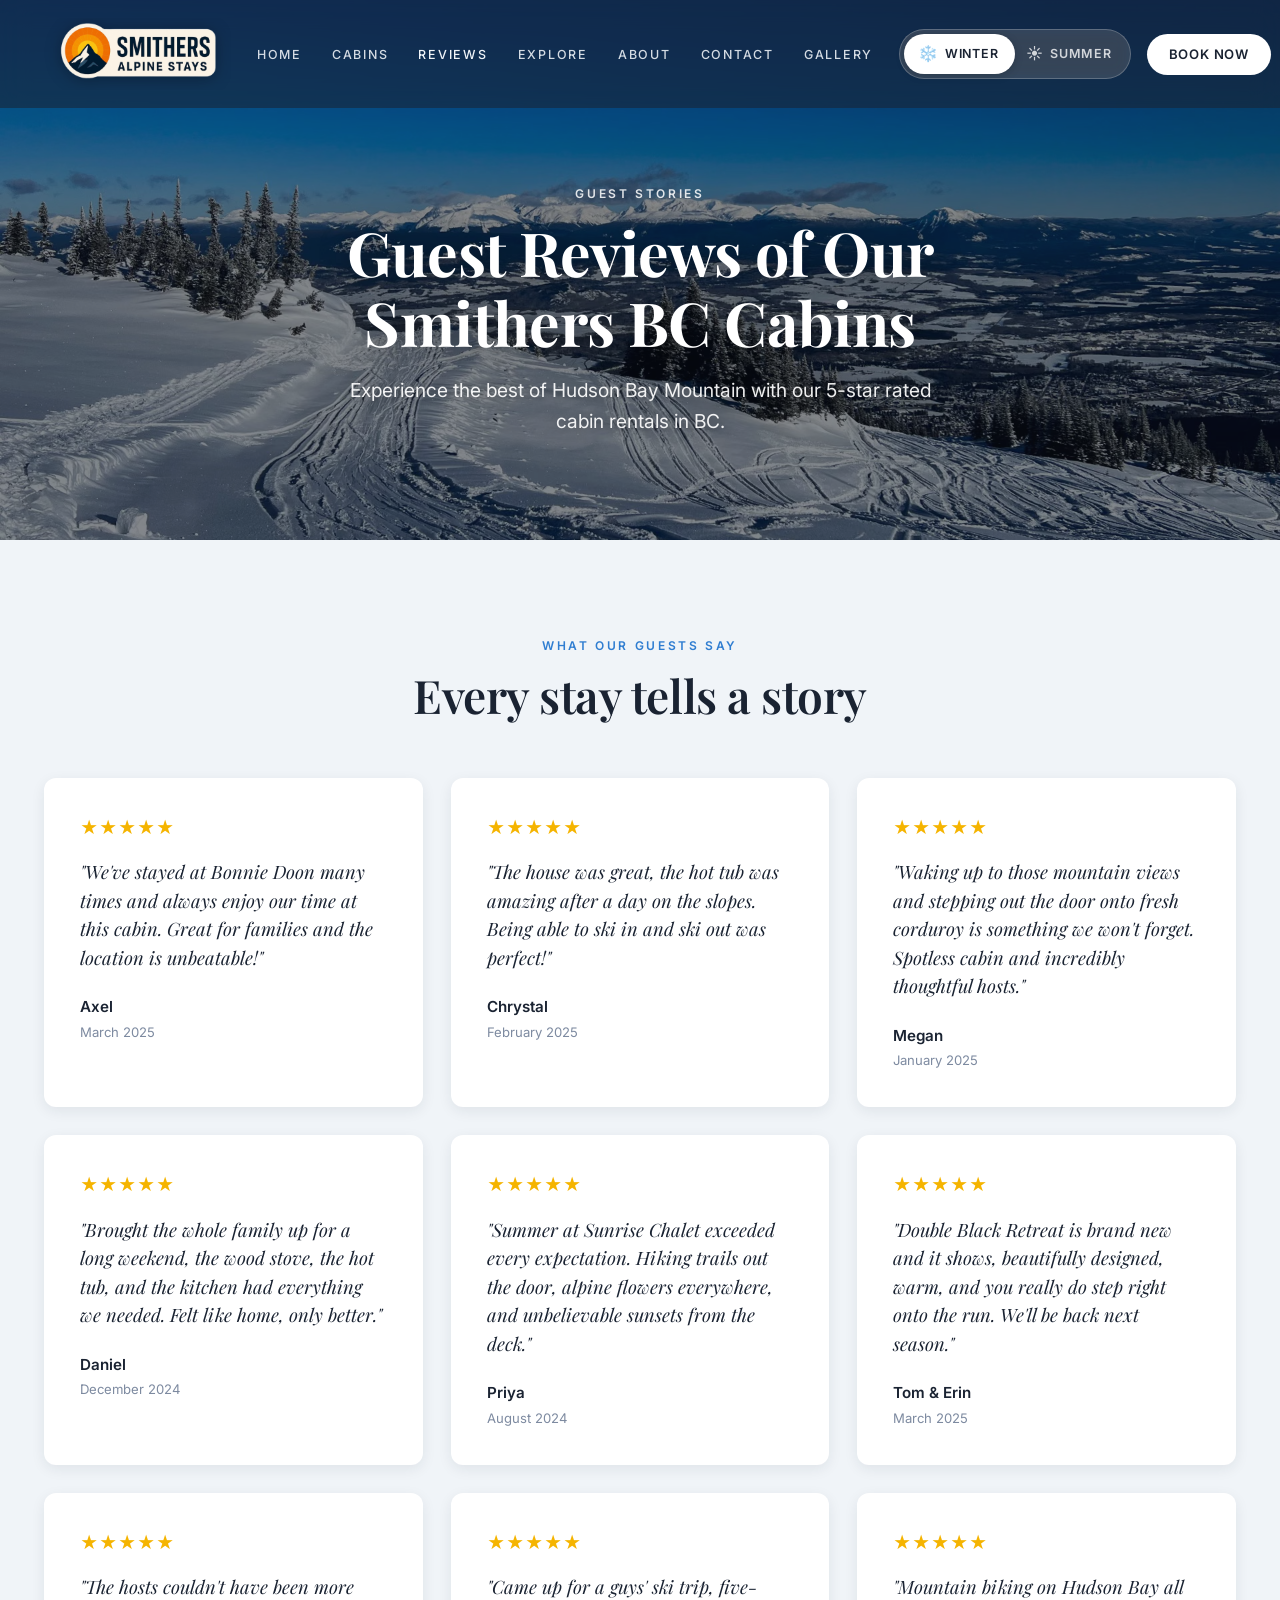
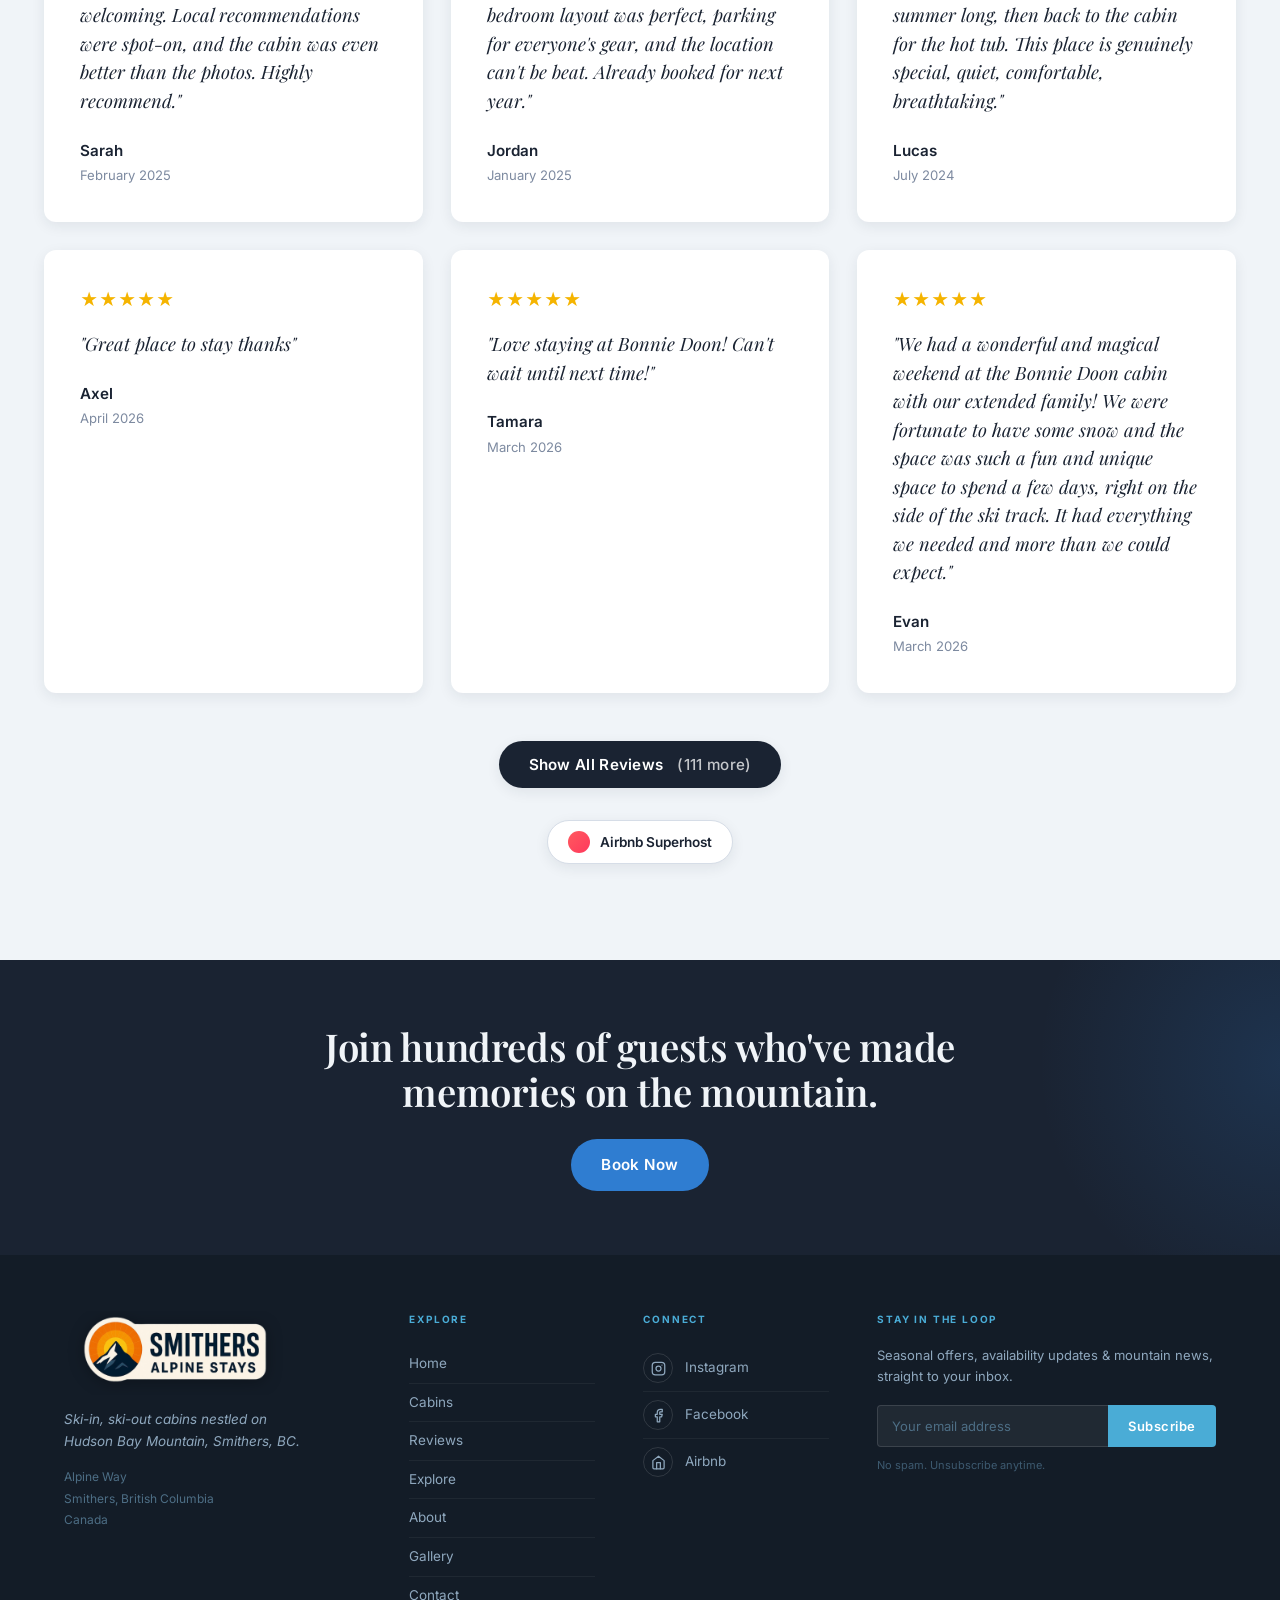
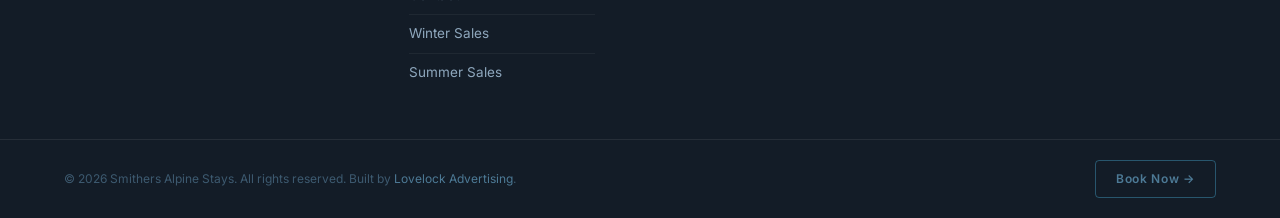
<file: reviews.html>
<!DOCTYPE html>
<html lang="en">
<head>
<meta charset="UTF-8" />
<meta name="viewport" content="width=device-width, initial-scale=1.0" />
<link rel="icon" href="favicon.ico" sizes="any" />
<link rel="icon" type="image/png" sizes="32x32" href="favicon-32.png" />
<link rel="icon" type="image/png" sizes="16x16" href="favicon-16.png" />
<link rel="apple-touch-icon" sizes="180x180" href="apple-touch-icon.png" />
<link rel="canonical" href="https://www.smithersalpinestays.com/reviews" />
<title>Guest Reviews | Smithers Alpine Stays Cabins, BC</title>
<meta name="description" content="Read 100+ five-star guest reviews of our Hudson Bay Mountain cabins. See why families return year after year, then book your Smithers BC stay." />
<meta property="og:type" content="website" />
<meta property="og:site_name" content="Smithers Alpine Stays" />
<meta property="og:title" content="Guest Reviews | Smithers Alpine Stays Cabins, BC" />
<meta property="og:description" content="Read 100+ five-star guest reviews of our Hudson Bay Mountain cabins. See why families return year after year, then book your Smithers BC stay." />
<meta property="og:url" content="https://www.smithersalpinestays.com/reviews" />
<meta property="og:image" content="https://www.smithersalpinestays.com/images/og-image.jpg" />
<meta property="og:image:width" content="1200" />
<meta property="og:image:height" content="630" />
<meta property="og:locale" content="en_CA" />
<meta name="twitter:card" content="summary_large_image" />
<meta name="twitter:title" content="Guest Reviews | Smithers Alpine Stays Cabins, BC" />
<meta name="twitter:description" content="Read 100+ five-star guest reviews of our Hudson Bay Mountain cabins. See why families return year after year, then book your Smithers BC stay." />
<meta name="twitter:image" content="https://www.smithersalpinestays.com/images/og-image.jpg" />
<link rel="preconnect" href="https://fonts.googleapis.com">
<link rel="preconnect" href="https://fonts.gstatic.com" crossorigin>
<link href="https://fonts.googleapis.com/css2?family=Inter:wght@400;500;600;700&family=Playfair+Display:wght@600;700&display=swap" rel="stylesheet">
<link rel="stylesheet" href="styles.css">
<style>
  .reviews-page-hero { background-image: url('images/landscapes/ski-slope.avif'); }
</style>
<script>(function(){try{var s=sessionStorage.getItem('sas-season');if(s!=='winter'&&s!=='summer'){var m=new Date().getMonth();s=(m>=10||m<=3)?'winter':'summer';}document.documentElement.setAttribute('data-season',s);}catch(e){document.documentElement.setAttribute('data-season','winter');}})();</script>
<script type="application/ld+json">
{
  "@context": "https://schema.org",
  "@type": "LodgingBusiness",
  "name": "Smithers Alpine Stays",
  "description": "Ski-in/ski-out cabin rentals on Hudson Bay Mountain in Smithers, British Columbia. Three self-contained cabins for year-round mountain getaways.",
  "url": "https://www.smithersalpinestays.com/",
  "image": "https://www.smithersalpinestays.com/images/cabins/bonnie-doon/hero-winter.avif",
  "logo": "https://www.smithersalpinestays.com/images/logo.png",
  "email": "SmithersAlpineStays@gmail.com",
  "address": {
    "@type": "PostalAddress",
    "streetAddress": "Alpine Way",
    "addressLocality": "Smithers",
    "addressRegion": "BC",
    "postalCode": "V0J 2N0",
    "addressCountry": "CA"
  },
  "geo": {
    "@type": "GeoCoordinates",
    "latitude": 54.7843,
    "longitude": -127.295
  },
  "priceRange": "$$",
  "aggregateRating": {
    "@type": "AggregateRating",
    "ratingValue": "5",
    "reviewCount": "123",
    "bestRating": "5",
    "worstRating": "1"
  },
  "review": [
    {
      "@type": "Review",
      "author": {
        "@type": "Person",
        "name": "Axel"
      },
      "reviewBody": "We've stayed at Bonnie Doon many times and always enjoy our time at this cabin. Great for families and the location is unbeatable!",
      "reviewRating": {
        "@type": "Rating",
        "ratingValue": 5,
        "bestRating": 5,
        "worstRating": 1
      },
      "datePublished": "2025-03"
    },
    {
      "@type": "Review",
      "author": {
        "@type": "Person",
        "name": "Chrystal"
      },
      "reviewBody": "The house was great, the hot tub was amazing after a day on the slopes. Being able to ski in and ski out was perfect!",
      "reviewRating": {
        "@type": "Rating",
        "ratingValue": 5,
        "bestRating": 5,
        "worstRating": 1
      },
      "datePublished": "2025-02"
    },
    {
      "@type": "Review",
      "author": {
        "@type": "Person",
        "name": "Megan"
      },
      "reviewBody": "Waking up to those mountain views and stepping out the door onto fresh corduroy is something we won't forget. Spotless cabin and incredibly thoughtful hosts.",
      "reviewRating": {
        "@type": "Rating",
        "ratingValue": 5,
        "bestRating": 5,
        "worstRating": 1
      },
      "datePublished": "2025-01"
    },
    {
      "@type": "Review",
      "author": {
        "@type": "Person",
        "name": "Daniel"
      },
      "reviewBody": "Brought the whole family up for a long weekend \u2014 the wood stove, the hot tub, and the kitchen had everything we needed. Felt like home, only better.",
      "reviewRating": {
        "@type": "Rating",
        "ratingValue": 5,
        "bestRating": 5,
        "worstRating": 1
      },
      "datePublished": "2024-12"
    },
    {
      "@type": "Review",
      "author": {
        "@type": "Person",
        "name": "Priya"
      },
      "reviewBody": "Summer at Sunrise Chalet exceeded every expectation. Hiking trails out the door, alpine flowers everywhere, and unbelievable sunsets from the deck.",
      "reviewRating": {
        "@type": "Rating",
        "ratingValue": 5,
        "bestRating": 5,
        "worstRating": 1
      },
      "datePublished": "2024-08"
    },
    {
      "@type": "Review",
      "author": {
        "@type": "Person",
        "name": "Tom &amp; Erin"
      },
      "reviewBody": "Double Black Retreat is brand new and it shows \u2014 beautifully designed, warm, and you really do step right onto the run. We'll be back next season.",
      "reviewRating": {
        "@type": "Rating",
        "ratingValue": 5,
        "bestRating": 5,
        "worstRating": 1
      },
      "datePublished": "2025-03"
    },
    {
      "@type": "Review",
      "author": {
        "@type": "Person",
        "name": "Sarah"
      },
      "reviewBody": "The hosts couldn't have been more welcoming. Local recommendations were spot-on, and the cabin was even better than the photos. Highly recommend.",
      "reviewRating": {
        "@type": "Rating",
        "ratingValue": 5,
        "bestRating": 5,
        "worstRating": 1
      },
      "datePublished": "2025-02"
    },
    {
      "@type": "Review",
      "author": {
        "@type": "Person",
        "name": "Jordan"
      },
      "reviewBody": "Came up for a guys' ski trip \u2014 five-bedroom layout was perfect, parking for everyone's gear, and the location can't be beat. Already booked for next year.",
      "reviewRating": {
        "@type": "Rating",
        "ratingValue": 5,
        "bestRating": 5,
        "worstRating": 1
      },
      "datePublished": "2025-01"
    },
    {
      "@type": "Review",
      "author": {
        "@type": "Person",
        "name": "Lucas"
      },
      "reviewBody": "Mountain biking on Hudson Bay all summer long, then back to the cabin for the hot tub. This place is genuinely special \u2014 quiet, comfortable, breathtaking.",
      "reviewRating": {
        "@type": "Rating",
        "ratingValue": 5,
        "bestRating": 5,
        "worstRating": 1
      },
      "datePublished": "2024-07"
    },
    {
      "@type": "Review",
      "author": {
        "@type": "Person",
        "name": "Axel"
      },
      "reviewBody": "Great place to stay thanks",
      "reviewRating": {
        "@type": "Rating",
        "ratingValue": 5,
        "bestRating": 5,
        "worstRating": 1
      },
      "datePublished": "2026-04"
    },
    {
      "@type": "Review",
      "author": {
        "@type": "Person",
        "name": "Tamara"
      },
      "reviewBody": "Love staying at Bonnie Doon! Can't wait until next time!",
      "reviewRating": {
        "@type": "Rating",
        "ratingValue": 5,
        "bestRating": 5,
        "worstRating": 1
      },
      "datePublished": "2026-03"
    },
    {
      "@type": "Review",
      "author": {
        "@type": "Person",
        "name": "Evan"
      },
      "reviewBody": "We had a wonderful and magical weekend at the Bonnie Doon cabin with our extended family! We were fortunate to have some snow and the space was such a fun and unique space to spend a few days, right on the side of the ski track. It had everything we needed and more than we could expect.",
      "reviewRating": {
        "@type": "Rating",
        "ratingValue": 5,
        "bestRating": 5,
        "worstRating": 1
      },
      "datePublished": "2026-03"
    },
    {
      "@type": "Review",
      "author": {
        "@type": "Person",
        "name": "Andrew"
      },
      "reviewBody": "Great ski in ski out place with lots of space. Beds are comfortable and everything is well maintained. Hot tub is amazing too!",
      "reviewRating": {
        "@type": "Rating",
        "ratingValue": 5,
        "bestRating": 5,
        "worstRating": 1
      },
      "datePublished": "2026-03"
    },
    {
      "@type": "Review",
      "author": {
        "@type": "Person",
        "name": "Erica"
      },
      "reviewBody": "We have stayed here before and our family absolutely loves this place. It's a great setup in a peaceful location right off the trail. Nicole was a fantastic host who's friendly, accommodating, and excellent with communication. We can't wait to stay here again. Ski hill, mountaintop accommodation \u2014 it doesn't get much better!",
      "reviewRating": {
        "@type": "Rating",
        "ratingValue": 5,
        "bestRating": 5,
        "worstRating": 1
      },
      "datePublished": "2026-02"
    },
    {
      "@type": "Review",
      "author": {
        "@type": "Person",
        "name": "Shawni"
      },
      "reviewBody": "Great space for 3 families. Came for a ski trip and it was awesome to be able to ski from the backdoor to the lower chair and at the end of the day to ski right to the door. We especially appreciated all the hooks in the boot room, the hot tub and the toys.",
      "reviewRating": {
        "@type": "Rating",
        "ratingValue": 5,
        "bestRating": 5,
        "worstRating": 1
      },
      "datePublished": "2026-02"
    },
    {
      "@type": "Review",
      "author": {
        "@type": "Person",
        "name": "Brett"
      },
      "reviewBody": "My family really enjoyed our stay celebrating my mom's 60th! There was space for everyone and the cabin was well stocked. The location is wonderful and made for a great ski in/ski out experience. The hot tub was a lovely added bonus!",
      "reviewRating": {
        "@type": "Rating",
        "ratingValue": 5,
        "bestRating": 5,
        "worstRating": 1
      },
      "datePublished": "2026-01"
    },
    {
      "@type": "Review",
      "author": {
        "@type": "Person",
        "name": "Faye"
      },
      "reviewBody": "Our group of 8 had a blast staying at the Bonnie Doon. Ski in, ski out with a hot tub is never a bad thing. Highly recommend.",
      "reviewRating": {
        "@type": "Rating",
        "ratingValue": 5,
        "bestRating": 5,
        "worstRating": 1
      },
      "datePublished": "2026-01"
    },
    {
      "@type": "Review",
      "author": {
        "@type": "Person",
        "name": "Shirley"
      },
      "reviewBody": "Beautiful place to stay on the hill between the chair lift and panorama T-bar. The home accommodates a large group very well! The wood stove is so cozy and warm. We'd love to stay again if ever back in the area.",
      "reviewRating": {
        "@type": "Rating",
        "ratingValue": 5,
        "bestRating": 5,
        "worstRating": 1
      },
      "datePublished": "2026-01"
    },
    {
      "@type": "Review",
      "author": {
        "@type": "Person",
        "name": "Julie"
      },
      "reviewBody": "Our 3 families of 14 fit amazingly. Enjoyed the ski in and ski out location. Hot tub, fire pit were a wonderful addition. Cabin clean, cozy kitchen and living area! Bathroom on each floor was epic. Spacious entry downstairs \u2014 lots of room to hang winter gear.",
      "reviewRating": {
        "@type": "Rating",
        "ratingValue": 5,
        "bestRating": 5,
        "worstRating": 1
      },
      "datePublished": "2026-01"
    },
    {
      "@type": "Review",
      "author": {
        "@type": "Person",
        "name": "Holly"
      },
      "reviewBody": "We highly recommend this cabin for your next group skiing adventure! The cabin was clean and quiet, and in a beautiful location. Great for families, and responsive hosts. We would look to stay here again for sure!",
      "reviewRating": {
        "@type": "Rating",
        "ratingValue": 5,
        "bestRating": 5,
        "worstRating": 1
      },
      "datePublished": "2025-11"
    },
    {
      "@type": "Review",
      "author": {
        "@type": "Person",
        "name": "Alicia"
      },
      "reviewBody": "Great place and great view!",
      "reviewRating": {
        "@type": "Rating",
        "ratingValue": 5,
        "bestRating": 5,
        "worstRating": 1
      },
      "datePublished": "2025-09"
    },
    {
      "@type": "Review",
      "author": {
        "@type": "Person",
        "name": "Axel"
      },
      "reviewBody": "We loved our stay at the Bonnie Doon. It was very family friendly, lots of toys, books and fun things to do for kids. The ski in ski out was amazing and they were wonderful and responsive hosts. I'd highly recommend this spot!",
      "reviewRating": {
        "@type": "Rating",
        "ratingValue": 5,
        "bestRating": 5,
        "worstRating": 1
      },
      "datePublished": "2025-03"
    },
    {
      "@type": "Review",
      "author": {
        "@type": "Person",
        "name": "Andrew"
      },
      "reviewBody": "We came for a ski race and had a wonderful time. The house was perfect for making meals, fantastic location and hot tub after skiing. Thank you for your hospitality!",
      "reviewRating": {
        "@type": "Rating",
        "ratingValue": 5,
        "bestRating": 5,
        "worstRating": 1
      },
      "datePublished": "2025-03"
    },
    {
      "@type": "Review",
      "author": {
        "@type": "Person",
        "name": "Chrystal"
      },
      "reviewBody": "We had an amazing family get-together for skiing, and this place exceeded all our expectations! The house is beautifully laid out, offering the serene mountain cabin experience we were looking for. The hosts provided excellent service, making our stay even more enjoyable. We can't wait to return!",
      "reviewRating": {
        "@type": "Rating",
        "ratingValue": 5,
        "bestRating": 5,
        "worstRating": 1
      },
      "datePublished": "2025-03"
    },
    {
      "@type": "Review",
      "author": {
        "@type": "Person",
        "name": "Melinda"
      },
      "reviewBody": "Great stay at the Bonnie Doon. Ski in and ski out wonderful location. Thank you!",
      "reviewRating": {
        "@type": "Rating",
        "ratingValue": 5,
        "bestRating": 5,
        "worstRating": 1
      },
      "datePublished": "2025-02"
    },
    {
      "@type": "Review",
      "author": {
        "@type": "Person",
        "name": "Tara"
      },
      "reviewBody": "Always a wonderful time \u2014 a yearly winter getaway.",
      "reviewRating": {
        "@type": "Rating",
        "ratingValue": 5,
        "bestRating": 5,
        "worstRating": 1
      },
      "datePublished": "2025-02"
    },
    {
      "@type": "Review",
      "author": {
        "@type": "Person",
        "name": "Leanne"
      },
      "reviewBody": "Another fabulous stay at the Bonnie Doon!",
      "reviewRating": {
        "@type": "Rating",
        "ratingValue": 5,
        "bestRating": 5,
        "worstRating": 1
      },
      "datePublished": "2025-01"
    },
    {
      "@type": "Review",
      "author": {
        "@type": "Person",
        "name": "Leanne"
      },
      "reviewBody": "The house was laid out amazingly, even for large groups! The house is stocked extremely well. The morning sunrises were stunning! Ski in/ski out was literally out the back door and jumping in the hot tub after skiing was the perfect ending to a great day.",
      "reviewRating": {
        "@type": "Rating",
        "ratingValue": 5,
        "bestRating": 5,
        "worstRating": 1
      },
      "datePublished": "2025-01"
    },
    {
      "@type": "Review",
      "author": {
        "@type": "Person",
        "name": "Elin"
      },
      "reviewBody": "Beautiful location to play in the snow and watch the sunrise over the mountain!",
      "reviewRating": {
        "@type": "Rating",
        "ratingValue": 5,
        "bestRating": 5,
        "worstRating": 1
      },
      "datePublished": "2025-01"
    },
    {
      "@type": "Review",
      "author": {
        "@type": "Person",
        "name": "Maureen"
      },
      "reviewBody": "Nicole's place was perfect for our family Christmas. Lots of space and beds. Wood stove was great with plenty of firewood. The new hot tub was perfect for an evening of unwinding. The ski in and out location was great \u2014 everyone appreciated this convenience. The home was well equipped with everything we needed and more. I highly recommend Nicole's beautiful home.",
      "reviewRating": {
        "@type": "Rating",
        "ratingValue": 5,
        "bestRating": 5,
        "worstRating": 1
      },
      "datePublished": "2024-12"
    },
    {
      "@type": "Review",
      "author": {
        "@type": "Person",
        "name": "Dale"
      },
      "reviewBody": "Nicole was very responsive and helpful. The house was fantastic and the location on the mountain is incredible. Overall, awesome place to stay.",
      "reviewRating": {
        "@type": "Rating",
        "ratingValue": 5,
        "bestRating": 5,
        "worstRating": 1
      },
      "datePublished": "2024-10"
    },
    {
      "@type": "Review",
      "author": {
        "@type": "Person",
        "name": "Ron"
      },
      "reviewBody": "Great stay, super views. Highly recommend for skiers and boarders, hikers \u2014 awesome place to stay!",
      "reviewRating": {
        "@type": "Rating",
        "ratingValue": 5,
        "bestRating": 5,
        "worstRating": 1
      },
      "datePublished": "2024-09"
    },
    {
      "@type": "Review",
      "author": {
        "@type": "Person",
        "name": "Mitch"
      },
      "reviewBody": "Amazing find, beautiful view of the horizon and stars at night! Great stay in summer!",
      "reviewRating": {
        "@type": "Rating",
        "ratingValue": 5,
        "bestRating": 5,
        "worstRating": 1
      },
      "datePublished": "2024-09"
    },
    {
      "@type": "Review",
      "author": {
        "@type": "Person",
        "name": "Sarah"
      },
      "reviewBody": "We came to coach a volleyball camp in Smithers and Bonnie Doon was a perfect place to decompress at the end of the day with its peaceful and beautiful surroundings. The home definitely exceeded our expectations. Nicole was a wonderful host and we hope to return in the future.",
      "reviewRating": {
        "@type": "Rating",
        "ratingValue": 5,
        "bestRating": 5,
        "worstRating": 1
      },
      "datePublished": "2024-08"
    },
    {
      "@type": "Review",
      "author": {
        "@type": "Person",
        "name": "Gerry"
      },
      "reviewBody": "Met and exceeded our expectations. If you are looking for a summer mountain stay in the area \u2014 a great place.",
      "reviewRating": {
        "@type": "Rating",
        "ratingValue": 5,
        "bestRating": 5,
        "worstRating": 1
      },
      "datePublished": "2024-07"
    },
    {
      "@type": "Review",
      "author": {
        "@type": "Person",
        "name": "Karina"
      },
      "reviewBody": "Nice place. Host responds quickly. Beautiful view.",
      "reviewRating": {
        "@type": "Rating",
        "ratingValue": 5,
        "bestRating": 5,
        "worstRating": 1
      },
      "datePublished": "2024-06"
    },
    {
      "@type": "Review",
      "author": {
        "@type": "Person",
        "name": "Axel"
      },
      "reviewBody": "Another great trip to Bonnie Doon! Can't say enough good things about it! We will be back!",
      "reviewRating": {
        "@type": "Rating",
        "ratingValue": 5,
        "bestRating": 5,
        "worstRating": 1
      },
      "datePublished": "2024-03"
    },
    {
      "@type": "Review",
      "author": {
        "@type": "Person",
        "name": "Julia"
      },
      "reviewBody": "We love Bonnie Doon! The setup is fantastic, we always feel right at home and have a great time.",
      "reviewRating": {
        "@type": "Rating",
        "ratingValue": 5,
        "bestRating": 5,
        "worstRating": 1
      },
      "datePublished": "2024-03"
    },
    {
      "@type": "Review",
      "author": {
        "@type": "Person",
        "name": "Melinda"
      },
      "reviewBody": "Wonderful place! Love to come every year!",
      "reviewRating": {
        "@type": "Rating",
        "ratingValue": 5,
        "bestRating": 5,
        "worstRating": 1
      },
      "datePublished": "2024-02"
    },
    {
      "@type": "Review",
      "author": {
        "@type": "Person",
        "name": "Eloise"
      },
      "reviewBody": "Magical and idyllic.",
      "reviewRating": {
        "@type": "Rating",
        "ratingValue": 5,
        "bestRating": 5,
        "worstRating": 1
      },
      "datePublished": "2024-02"
    },
    {
      "@type": "Review",
      "author": {
        "@type": "Person",
        "name": "Chantel"
      },
      "reviewBody": "The space was perfect for family memories to be made. Being able to ski right to the back door and have a soak in the hot tub after was perfect. The bedrooms and living spaces were conducive to family time. Wonderful place.",
      "reviewRating": {
        "@type": "Rating",
        "ratingValue": 5,
        "bestRating": 5,
        "worstRating": 1
      },
      "datePublished": "2023-12"
    },
    {
      "@type": "Review",
      "author": {
        "@type": "Person",
        "name": "Graham"
      },
      "reviewBody": "Absolutely amazing. Nicole was super responsive and helpful, and the views overlooking the valley were breathtaking. We've already recommended Bonnie Doon to friends and family when they come visit.",
      "reviewRating": {
        "@type": "Rating",
        "ratingValue": 5,
        "bestRating": 5,
        "worstRating": 1
      },
      "datePublished": "2023-10"
    },
    {
      "@type": "Review",
      "author": {
        "@type": "Person",
        "name": "Jeff"
      },
      "reviewBody": "Exactly what we needed! Plenty of space, lots of bathrooms and a beautiful house.",
      "reviewRating": {
        "@type": "Rating",
        "ratingValue": 5,
        "bestRating": 5,
        "worstRating": 1
      },
      "datePublished": "2023-08"
    },
    {
      "@type": "Review",
      "author": {
        "@type": "Person",
        "name": "Axel"
      },
      "reviewBody": "Another great stay at Bonnie Doon! Can't wait until next year!",
      "reviewRating": {
        "@type": "Rating",
        "ratingValue": 5,
        "bestRating": 5,
        "worstRating": 1
      },
      "datePublished": "2023-03"
    },
    {
      "@type": "Review",
      "author": {
        "@type": "Person",
        "name": "Melinda"
      },
      "reviewBody": "Love our stays here! We will be back!",
      "reviewRating": {
        "@type": "Rating",
        "ratingValue": 5,
        "bestRating": 5,
        "worstRating": 1
      },
      "datePublished": "2023-01"
    },
    {
      "@type": "Review",
      "author": {
        "@type": "Person",
        "name": "Julia"
      },
      "reviewBody": "Is as described and then some. We'll be back for sure.",
      "reviewRating": {
        "@type": "Rating",
        "ratingValue": 5,
        "bestRating": 5,
        "worstRating": 1
      },
      "datePublished": "2022-12"
    },
    {
      "@type": "Review",
      "author": {
        "@type": "Person",
        "name": "Steve"
      },
      "reviewBody": "Nicole's house was excellent. Incredibly well equipped and comfortable!",
      "reviewRating": {
        "@type": "Rating",
        "ratingValue": 5,
        "bestRating": 5,
        "worstRating": 1
      },
      "datePublished": "2022-10"
    },
    {
      "@type": "Review",
      "author": {
        "@type": "Person",
        "name": "Ariana"
      },
      "reviewBody": "We had such a wonderful time at Bonnie Doon Inn! It is a gorgeous alpine style house in the mountains, surrounded by trees, fresh air and stunning views. The photos don't do the place justice \u2014 it really is a unique stay. We were 4 adults and 2 children and there was plenty of room for more. We would highly recommend this place in any season.",
      "reviewRating": {
        "@type": "Rating",
        "ratingValue": 5,
        "bestRating": 5,
        "worstRating": 1
      },
      "datePublished": "2022-09"
    },
    {
      "@type": "Review",
      "author": {
        "@type": "Person",
        "name": "Trevor"
      },
      "reviewBody": "First time booking and we absolutely loved the place! Was perfect for our group! Lots of room and great sleeping accommodations!",
      "reviewRating": {
        "@type": "Rating",
        "ratingValue": 5,
        "bestRating": 5,
        "worstRating": 1
      },
      "datePublished": "2022-09"
    },
    {
      "@type": "Review",
      "author": {
        "@type": "Person",
        "name": "Th\u00e9o"
      },
      "reviewBody": "The house was perfect for our group! The view and the pizza oven were fantastic. Would recommend!",
      "reviewRating": {
        "@type": "Rating",
        "ratingValue": 5,
        "bestRating": 5,
        "worstRating": 1
      },
      "datePublished": "2022-07"
    },
    {
      "@type": "Review",
      "author": {
        "@type": "Person",
        "name": "Amy"
      },
      "reviewBody": "The Bonnie Doon cabin was lovely to stay at! Beautiful view and cozy feel!",
      "reviewRating": {
        "@type": "Rating",
        "ratingValue": 5,
        "bestRating": 5,
        "worstRating": 1
      },
      "datePublished": "2022-06"
    },
    {
      "@type": "Review",
      "author": {
        "@type": "Person",
        "name": "Ryan"
      },
      "reviewBody": "The Bonnie Doon is a great place to stay!",
      "reviewRating": {
        "@type": "Rating",
        "ratingValue": 5,
        "bestRating": 5,
        "worstRating": 1
      },
      "datePublished": "2022-05"
    },
    {
      "@type": "Review",
      "author": {
        "@type": "Person",
        "name": "Cherrie"
      },
      "reviewBody": "Absolutely awesome. Stay here, you won't want to leave. 10/10 recommend.",
      "reviewRating": {
        "@type": "Rating",
        "ratingValue": 5,
        "bestRating": 5,
        "worstRating": 1
      },
      "datePublished": "2022-05"
    },
    {
      "@type": "Review",
      "author": {
        "@type": "Person",
        "name": "Elena"
      },
      "reviewBody": "We had such a wonderful stay in Nicole's cabin. Nicole was such a great host \u2014 very responsive and helpful. The cabin is very well equipped with everything you need for a relaxing stay on a mountain: fireplace, hot tub, amazing view, great room for kids! We all enjoyed being able to ski out first thing after breakfast and come home for lunch. We have made some great memories and definitely would like to go back again!",
      "reviewRating": {
        "@type": "Rating",
        "ratingValue": 5,
        "bestRating": 5,
        "worstRating": 1
      },
      "datePublished": "2022-03"
    },
    {
      "@type": "Review",
      "author": {
        "@type": "Person",
        "name": "Axel"
      },
      "reviewBody": "We had a great time at Bonnie Doon! Our 3rd stay at this great cabin! We will be back!",
      "reviewRating": {
        "@type": "Rating",
        "ratingValue": 5,
        "bestRating": 5,
        "worstRating": 1
      },
      "datePublished": "2022-03"
    },
    {
      "@type": "Review",
      "author": {
        "@type": "Person",
        "name": "Weston"
      },
      "reviewBody": "Beautiful cabin with all the amenities \u2014 the ski run to the chairlift is right in the back yard.",
      "reviewRating": {
        "@type": "Rating",
        "ratingValue": 5,
        "bestRating": 5,
        "worstRating": 1
      },
      "datePublished": "2022-03"
    },
    {
      "@type": "Review",
      "author": {
        "@type": "Person",
        "name": "Melinda"
      },
      "reviewBody": "Awesome location for a fun ski getaway. Close to the cross country ski centre and right on the hill. The house is full of anything you might need and lots of room for a weekend away with friends or family. We used the pizza oven and all supplies were there \u2014 it was a fun experience.",
      "reviewRating": {
        "@type": "Rating",
        "ratingValue": 5,
        "bestRating": 5,
        "worstRating": 1
      },
      "datePublished": "2022-02"
    },
    {
      "@type": "Review",
      "author": {
        "@type": "Person",
        "name": "Quinten"
      },
      "reviewBody": "Beautiful home in a perfect location. Nicole was a great host and answered our questions in a timely manner. Highly recommend the Bonnie Doon.",
      "reviewRating": {
        "@type": "Rating",
        "ratingValue": 5,
        "bestRating": 5,
        "worstRating": 1
      },
      "datePublished": "2022-01"
    },
    {
      "@type": "Review",
      "author": {
        "@type": "Person",
        "name": "Tracey"
      },
      "reviewBody": "Great place to stay! The views of the mountains and sunrise were amazing. The proximity to the ski hill \u2014 1 min from the run \u2014 is so handy. Enjoyed the hot tub after a day's ski. The beds were all comfortable and clean, and the wood stove warms the place up fast!",
      "reviewRating": {
        "@type": "Rating",
        "ratingValue": 5,
        "bestRating": 5,
        "worstRating": 1
      },
      "datePublished": "2021-12"
    },
    {
      "@type": "Review",
      "author": {
        "@type": "Person",
        "name": "Elliott"
      },
      "reviewBody": "We had an amazing time with a group of friends for closing weekend at the cabin. The balcony, barbecue and hot tub were a hit. The cabin accommodated our large group with ease and the large boot room made it an easy transition to skiing each day. Would love to stay again in future ski seasons!",
      "reviewRating": {
        "@type": "Rating",
        "ratingValue": 5,
        "bestRating": 5,
        "worstRating": 1
      },
      "datePublished": "2026-04"
    },
    {
      "@type": "Review",
      "author": {
        "@type": "Person",
        "name": "Beth"
      },
      "reviewBody": "Was a wonderful stay! It was so great to be right on the hill and have ample space for our group and all our gear. The place was beautiful and the hot tub was awesome. The hosts were very accommodating and responsive. We would love to come again in the future.",
      "reviewRating": {
        "@type": "Rating",
        "ratingValue": 5,
        "bestRating": 5,
        "worstRating": 1
      },
      "datePublished": "2026-03"
    },
    {
      "@type": "Review",
      "author": {
        "@type": "Person",
        "name": "Jennifer"
      },
      "reviewBody": "Nicole's place is even nicer than the pictures online. Perfect size for 3 couples. We appreciated the big comfortable beds, the well-equipped kitchen, the fireplace and cozy couch, and ample dining space. We made good use of the hot tub and the Blackstone grill. Great place to stay for a ski getaway \u2014 loved the generous mud room. Hudson Bay Mountain had great snow and an excellent variety of runs.",
      "reviewRating": {
        "@type": "Rating",
        "ratingValue": 5,
        "bestRating": 5,
        "worstRating": 1
      },
      "datePublished": "2026-02"
    },
    {
      "@type": "Review",
      "author": {
        "@type": "Person",
        "name": "Skye"
      },
      "reviewBody": "Great place, very well equipped.",
      "reviewRating": {
        "@type": "Rating",
        "ratingValue": 5,
        "bestRating": 5,
        "worstRating": 1
      },
      "datePublished": "2026-02"
    },
    {
      "@type": "Review",
      "author": {
        "@type": "Person",
        "name": "Tanis"
      },
      "reviewBody": "Fantastic location and amenities. Easy check in/check out.",
      "reviewRating": {
        "@type": "Rating",
        "ratingValue": 5,
        "bestRating": 5,
        "worstRating": 1
      },
      "datePublished": "2026-02"
    },
    {
      "@type": "Review",
      "author": {
        "@type": "Person",
        "name": "Danis"
      },
      "reviewBody": "Peaceful, cozy and relaxing. Would happily return!",
      "reviewRating": {
        "@type": "Rating",
        "ratingValue": 5,
        "bestRating": 5,
        "worstRating": 1
      },
      "datePublished": "2025-12"
    },
    {
      "@type": "Review",
      "author": {
        "@type": "Person",
        "name": "Jackie"
      },
      "reviewBody": "Suited our needs very well.",
      "reviewRating": {
        "@type": "Rating",
        "ratingValue": 5,
        "bestRating": 5,
        "worstRating": 1
      },
      "datePublished": "2025-09"
    },
    {
      "@type": "Review",
      "author": {
        "@type": "Person",
        "name": "Shane"
      },
      "reviewBody": "Well furnished and all the cooking gear and more.",
      "reviewRating": {
        "@type": "Rating",
        "ratingValue": 5,
        "bestRating": 5,
        "worstRating": 1
      },
      "datePublished": "2025-08"
    },
    {
      "@type": "Review",
      "author": {
        "@type": "Person",
        "name": "Daniell"
      },
      "reviewBody": "Great area and extremely close to Crater Lake. Very clean, hot tub, and a very comfortable place to stay when in Smithers!",
      "reviewRating": {
        "@type": "Rating",
        "ratingValue": 5,
        "bestRating": 5,
        "worstRating": 1
      },
      "datePublished": "2025-08"
    },
    {
      "@type": "Review",
      "author": {
        "@type": "Person",
        "name": "Kristin"
      },
      "reviewBody": "We had an amazing time at the chalet and the hot tub was an amazing bonus! We saw lots of wildlife driving up each day, and the wood stove was so cozy with lots of wood provided. Thank you again for a great stay!",
      "reviewRating": {
        "@type": "Rating",
        "ratingValue": 5,
        "bestRating": 5,
        "worstRating": 1
      },
      "datePublished": "2025-05"
    },
    {
      "@type": "Review",
      "author": {
        "@type": "Person",
        "name": "Jennifer"
      },
      "reviewBody": "We had the best time staying at Double Black! The home was ski in/ski out and the hot tub after a day of skiing was the best. The home was super clean and not cluttered. Loved the real wood burning fireplace. Would 100% stay again!",
      "reviewRating": {
        "@type": "Rating",
        "ratingValue": 5,
        "bestRating": 5,
        "worstRating": 1
      },
      "datePublished": "2025-01"
    },
    {
      "@type": "Review",
      "author": {
        "@type": "Person",
        "name": "Jamie"
      },
      "reviewBody": "My group of four had a great time here! The location is beautiful and very relaxing. We enjoyed the hot tub and watching the birds off the patio. The hosts were very accommodating for an earlier check in and a later check out, and they were always quick to respond. We hope to return in the future!",
      "reviewRating": {
        "@type": "Rating",
        "ratingValue": 5,
        "bestRating": 5,
        "worstRating": 1
      },
      "datePublished": "2025-02"
    },
    {
      "@type": "Review",
      "author": {
        "@type": "Person",
        "name": "Lorna"
      },
      "reviewBody": "Several families stayed here together for a kids' ski race, and it was perfect \u2014 the ski in, ski out was very convenient and the house was very well-equipped and comfortable. The hot tub was great for relaxing after a long day on the hill!",
      "reviewRating": {
        "@type": "Rating",
        "ratingValue": 5,
        "bestRating": 5,
        "worstRating": 1
      },
      "datePublished": "2025-02"
    },
    {
      "@type": "Review",
      "author": {
        "@type": "Person",
        "name": "Jocelyne"
      },
      "reviewBody": "Great location with all the amenities needed for a fun ski vacation. The hosts were very responsive and made sure we had what we needed. The hot tub on the deck was a nice touch for tired legs! Wouldn't hesitate to stay there again.",
      "reviewRating": {
        "@type": "Rating",
        "ratingValue": 5,
        "bestRating": 5,
        "worstRating": 1
      },
      "datePublished": "2025-02"
    },
    {
      "@type": "Review",
      "author": {
        "@type": "Person",
        "name": "Sonny"
      },
      "reviewBody": "Was a beautiful place to stay with easy access to the ski hill. It was great to spread out and enjoy the fireplace or hop in the hot tub.",
      "reviewRating": {
        "@type": "Rating",
        "ratingValue": 5,
        "bestRating": 5,
        "worstRating": 1
      },
      "datePublished": "2025-02"
    },
    {
      "@type": "Review",
      "author": {
        "@type": "Person",
        "name": "Shane"
      },
      "reviewBody": "Just magical!",
      "reviewRating": {
        "@type": "Rating",
        "ratingValue": 5,
        "bestRating": 5,
        "worstRating": 1
      },
      "datePublished": "2024-02"
    },
    {
      "@type": "Review",
      "author": {
        "@type": "Person",
        "name": "Angie"
      },
      "reviewBody": "Lee's place was perfect for our large group! There were many thoughtful extras and the kitchen had everything we needed. The ski in/ski out location was great.",
      "reviewRating": {
        "@type": "Rating",
        "ratingValue": 5,
        "bestRating": 5,
        "worstRating": 1
      },
      "datePublished": "2024-02"
    },
    {
      "@type": "Review",
      "author": {
        "@type": "Person",
        "name": "Elin"
      },
      "reviewBody": "This was a great space for our big group! Lee was extremely accommodating and responsive. Super fun ski in-ski out location!",
      "reviewRating": {
        "@type": "Rating",
        "ratingValue": 5,
        "bestRating": 5,
        "worstRating": 1
      },
      "datePublished": "2024-01"
    },
    {
      "@type": "Review",
      "author": {
        "@type": "Person",
        "name": "Cindy"
      },
      "reviewBody": "We had such a great time! Ski in ski out with the chairlift access. The place was perfect for the kids.",
      "reviewRating": {
        "@type": "Rating",
        "ratingValue": 5,
        "bestRating": 5,
        "worstRating": 1
      },
      "datePublished": "2023-12"
    },
    {
      "@type": "Review",
      "author": {
        "@type": "Person",
        "name": "Randy"
      },
      "reviewBody": "Lots of bears in the area \u2014 great to see the wildlife! Great place to stay.",
      "reviewRating": {
        "@type": "Rating",
        "ratingValue": 5,
        "bestRating": 5,
        "worstRating": 1
      },
      "datePublished": "2023-08"
    },
    {
      "@type": "Review",
      "author": {
        "@type": "Person",
        "name": "Jacob"
      },
      "reviewBody": "An excellent place to relax and wind down. Thanks for having us!",
      "reviewRating": {
        "@type": "Rating",
        "ratingValue": 5,
        "bestRating": 5,
        "worstRating": 1
      },
      "datePublished": "2023-07"
    },
    {
      "@type": "Review",
      "author": {
        "@type": "Person",
        "name": "Malcolm"
      },
      "reviewBody": "Nice place for a large multi-family group. Lee was really responsive for any requests we had along the way. We would stay here again.",
      "reviewRating": {
        "@type": "Rating",
        "ratingValue": 5,
        "bestRating": 5,
        "worstRating": 1
      },
      "datePublished": "2023-04"
    },
    {
      "@type": "Review",
      "author": {
        "@type": "Person",
        "name": "Brittany"
      },
      "reviewBody": "We had a terrific stay at this cabin! We had a group of us travel from all over and we were so pleased with the Airbnb when we arrived. It was beyond beautiful, comfortable and a great place to make home for the weekend. Thank you for having us \u2014 it was a terrific stay!",
      "reviewRating": {
        "@type": "Rating",
        "ratingValue": 5,
        "bestRating": 5,
        "worstRating": 1
      },
      "datePublished": "2023-03"
    },
    {
      "@type": "Review",
      "author": {
        "@type": "Person",
        "name": "Shannon"
      },
      "reviewBody": "Great place \u2014 well set up for multiple families and the kitchen was well equipped. Loved being able to take breaks throughout the ski day. Easy access to the BV nordic trails. Would definitely stay again. Thanks so much!",
      "reviewRating": {
        "@type": "Rating",
        "ratingValue": 5,
        "bestRating": 5,
        "worstRating": 1
      },
      "datePublished": "2023-03"
    },
    {
      "@type": "Review",
      "author": {
        "@type": "Person",
        "name": "Dara"
      },
      "reviewBody": "Had a great stay. Great ski in ski out location.",
      "reviewRating": {
        "@type": "Rating",
        "ratingValue": 5,
        "bestRating": 5,
        "worstRating": 1
      },
      "datePublished": "2023-02"
    },
    {
      "@type": "Review",
      "author": {
        "@type": "Person",
        "name": "Bennett"
      },
      "reviewBody": "Lee's place was great \u2014 it's our second time there. Right beside the ski run that brings you to the main lift. Very quiet, plenty of beds, lots of amenities in the kitchen, and birds visit you on the deck. Lee was very communicative and allowed us an early check in. A very wonderful place.",
      "reviewRating": {
        "@type": "Rating",
        "ratingValue": 5,
        "bestRating": 5,
        "worstRating": 1
      },
      "datePublished": "2023-01"
    },
    {
      "@type": "Review",
      "author": {
        "@type": "Person",
        "name": "Garrett"
      },
      "reviewBody": "Great getaway \u2014 able to access the chair lift from the run right off the back yard.",
      "reviewRating": {
        "@type": "Rating",
        "ratingValue": 5,
        "bestRating": 5,
        "worstRating": 1
      },
      "datePublished": "2023-01"
    },
    {
      "@type": "Review",
      "author": {
        "@type": "Person",
        "name": "Ciro"
      },
      "reviewBody": "Another great stay at the chalet. Cozy apres ski place in a brilliant location.",
      "reviewRating": {
        "@type": "Rating",
        "ratingValue": 5,
        "bestRating": 5,
        "worstRating": 1
      },
      "datePublished": "2023-01"
    },
    {
      "@type": "Review",
      "author": {
        "@type": "Person",
        "name": "Julie"
      },
      "reviewBody": "We had a great stay here! Looking forward to coming back again in the future.",
      "reviewRating": {
        "@type": "Rating",
        "ratingValue": 5,
        "bestRating": 5,
        "worstRating": 1
      },
      "datePublished": "2022-10"
    },
    {
      "@type": "Review",
      "author": {
        "@type": "Person",
        "name": "Trevor"
      },
      "reviewBody": "This was our 2nd time booking with Lee, and definitely won't be our last! It's the perfect spot for multiple families. Lee is always quick to reply if any issues come up \u2014 much appreciated.",
      "reviewRating": {
        "@type": "Rating",
        "ratingValue": 5,
        "bestRating": 5,
        "worstRating": 1
      },
      "datePublished": "2022-09"
    },
    {
      "@type": "Review",
      "author": {
        "@type": "Person",
        "name": "Braedon"
      },
      "reviewBody": "Place was great and clean, lots of games and entertainment.",
      "reviewRating": {
        "@type": "Rating",
        "ratingValue": 5,
        "bestRating": 5,
        "worstRating": 1
      },
      "datePublished": "2022-08"
    },
    {
      "@type": "Review",
      "author": {
        "@type": "Person",
        "name": "Elsa"
      },
      "reviewBody": "We loved our stay at Sunrise Chalet! The area is breathtaking and access to town was easy. The peace and quiet, the comfort of the place, the kitchen facilities, and sleeping accommodations were top notch! Our hosts were responsive when we had questions.",
      "reviewRating": {
        "@type": "Rating",
        "ratingValue": 5,
        "bestRating": 5,
        "worstRating": 1
      },
      "datePublished": "2022-08"
    },
    {
      "@type": "Review",
      "author": {
        "@type": "Person",
        "name": "Jennifer"
      },
      "reviewBody": "Great house, plenty of space for many guests! Quiet and beautiful view staying on the mountain. We saw 2 moose when driving up one night!",
      "reviewRating": {
        "@type": "Rating",
        "ratingValue": 5,
        "bestRating": 5,
        "worstRating": 1
      },
      "datePublished": "2022-08"
    },
    {
      "@type": "Review",
      "author": {
        "@type": "Person",
        "name": "Bradley"
      },
      "reviewBody": "Great accommodations with perfect location!",
      "reviewRating": {
        "@type": "Rating",
        "ratingValue": 5,
        "bestRating": 5,
        "worstRating": 1
      },
      "datePublished": "2022-07"
    },
    {
      "@type": "Review",
      "author": {
        "@type": "Person",
        "name": "Shawn"
      },
      "reviewBody": "Great place, would stay again!",
      "reviewRating": {
        "@type": "Rating",
        "ratingValue": 5,
        "bestRating": 5,
        "worstRating": 1
      },
      "datePublished": "2022-07"
    },
    {
      "@type": "Review",
      "author": {
        "@type": "Person",
        "name": "Jihal"
      },
      "reviewBody": "Great place to spend a few days for a large group of people.",
      "reviewRating": {
        "@type": "Rating",
        "ratingValue": 5,
        "bestRating": 5,
        "worstRating": 1
      },
      "datePublished": "2022-06"
    },
    {
      "@type": "Review",
      "author": {
        "@type": "Person",
        "name": "Aubrey"
      },
      "reviewBody": "Huge chalet. Well equipped. Ski runs all around. Great patio with BBQ. Will be back!",
      "reviewRating": {
        "@type": "Rating",
        "ratingValue": 5,
        "bestRating": 5,
        "worstRating": 1
      },
      "datePublished": "2022-03"
    },
    {
      "@type": "Review",
      "author": {
        "@type": "Person",
        "name": "Hannah"
      },
      "reviewBody": "Lee's place was great! Spacious, clean, lots of amenities and close access to the ski trails. Lee was easy to communicate with and very helpful. Would definitely recommend staying here. Looking forward to our next visit.",
      "reviewRating": {
        "@type": "Rating",
        "ratingValue": 5,
        "bestRating": 5,
        "worstRating": 1
      },
      "datePublished": "2022-03"
    },
    {
      "@type": "Review",
      "author": {
        "@type": "Person",
        "name": "Anita"
      },
      "reviewBody": "Great place to stay! Lots of room for multiple families! Lee was quick to respond to any questions we had! Definitely stay there again!",
      "reviewRating": {
        "@type": "Rating",
        "ratingValue": 5,
        "bestRating": 5,
        "worstRating": 1
      },
      "datePublished": "2022-02"
    },
    {
      "@type": "Review",
      "author": {
        "@type": "Person",
        "name": "Shadoe"
      },
      "reviewBody": "Everything as expected or better. Very accommodating and polite. Thanks Lee.",
      "reviewRating": {
        "@type": "Rating",
        "ratingValue": 5,
        "bestRating": 5,
        "worstRating": 1
      },
      "datePublished": "2022-02"
    },
    {
      "@type": "Review",
      "author": {
        "@type": "Person",
        "name": "Mike"
      },
      "reviewBody": "We stayed 4 nights and loved it. The chalet is big enough for 4 families and although packed, didn't feel too small. Lee was a great host and made the stay easy and enjoyable.",
      "reviewRating": {
        "@type": "Rating",
        "ratingValue": 5,
        "bestRating": 5,
        "worstRating": 1
      },
      "datePublished": "2022-02"
    },
    {
      "@type": "Review",
      "author": {
        "@type": "Person",
        "name": "Elena"
      },
      "reviewBody": "This is the third year we stay in Sunrise Chalet and we loved it! Close to the hill \u2014 perfect for early morning skiing! The house is big enough for 3 families. Lee is always very quick responding. We had such an amazing weekend and can't wait to return!",
      "reviewRating": {
        "@type": "Rating",
        "ratingValue": 5,
        "bestRating": 5,
        "worstRating": 1
      },
      "datePublished": "2022-01"
    },
    {
      "@type": "Review",
      "author": {
        "@type": "Person",
        "name": "Bennett"
      },
      "reviewBody": "The place was great. Right next to the lower Sidewinder run that takes you to the Skyline Chair, and skiing right back to it was easy. Lee communicated quickly and there was plenty of supplies and amenities. Large dwelling and great view \u2014 Sunrise Chalet is right. The mornings were beautiful.",
      "reviewRating": {
        "@type": "Rating",
        "ratingValue": 5,
        "bestRating": 5,
        "worstRating": 1
      },
      "datePublished": "2022-01"
    },
    {
      "@type": "Review",
      "author": {
        "@type": "Person",
        "name": "Crystal"
      },
      "reviewBody": "Beautiful location! Definitely will be back.",
      "reviewRating": {
        "@type": "Rating",
        "ratingValue": 5,
        "bestRating": 5,
        "worstRating": 1
      },
      "datePublished": "2022-01"
    },
    {
      "@type": "Review",
      "author": {
        "@type": "Person",
        "name": "Lori"
      },
      "reviewBody": "Lots of room in this house to spread out. A perfect little spot off the driveway for the kids to go sledding. Ski out was visible from the back deck. The wood heat was so lovely and the kitchen had all the basic necessities. We will be back!",
      "reviewRating": {
        "@type": "Rating",
        "ratingValue": 5,
        "bestRating": 5,
        "worstRating": 1
      },
      "datePublished": "2022-01"
    },
    {
      "@type": "Review",
      "author": {
        "@type": "Person",
        "name": "Carmen"
      },
      "reviewBody": "This ski in/ski out home was a perfect spot for our winter getaway. We loved the home and hope to go back soon! The owners were awesome and had the fire going when we arrived. Definitely would love to go back in warmer weather!",
      "reviewRating": {
        "@type": "Rating",
        "ratingValue": 5,
        "bestRating": 5,
        "worstRating": 1
      },
      "datePublished": "2022-01"
    },
    {
      "@type": "Review",
      "author": {
        "@type": "Person",
        "name": "Ciro"
      },
      "reviewBody": "Amazing location! Very clean, cozy and functional cabin. We had a great stay and would highly recommend, especially for families. Thanks for the hospitality.",
      "reviewRating": {
        "@type": "Rating",
        "ratingValue": 5,
        "bestRating": 5,
        "worstRating": 1
      },
      "datePublished": "2021-12"
    },
    {
      "@type": "Review",
      "author": {
        "@type": "Person",
        "name": "Michael"
      },
      "reviewBody": "Place is so clean, spacious and tidy. The pictures don't do it justice. It's quiet and the house has everything you need. I highly recommend staying here \u2014 you will not regret it!",
      "reviewRating": {
        "@type": "Rating",
        "ratingValue": 5,
        "bestRating": 5,
        "worstRating": 1
      },
      "datePublished": "2021-11"
    },
    {
      "@type": "Review",
      "author": {
        "@type": "Person",
        "name": "Dean"
      },
      "reviewBody": "Was a great place to stay \u2014 clean, new and great location on the mountain.",
      "reviewRating": {
        "@type": "Rating",
        "ratingValue": 5,
        "bestRating": 5,
        "worstRating": 1
      },
      "datePublished": "2021-10"
    },
    {
      "@type": "Review",
      "author": {
        "@type": "Person",
        "name": "Geethmala"
      },
      "reviewBody": "The home is located on the picturesque Hudson Bay mountain. Very clean with all the amenities for a comfortable stay. The host was super responsive and had a fire going to make the home cozy for our arrival.",
      "reviewRating": {
        "@type": "Rating",
        "ratingValue": 5,
        "bestRating": 5,
        "worstRating": 1
      },
      "datePublished": "2021-09"
    },
    {
      "@type": "Review",
      "author": {
        "@type": "Person",
        "name": "Robin"
      },
      "reviewBody": "Stayed here while on a work trip \u2014 such a great spot! Lee had the fire going for us when we showed up and everything was clean and tidy. Would definitely recommend this spot if you're looking for a quiet place to relax that's a bit out of town. There are also some nice hikes nearby.",
      "reviewRating": {
        "@type": "Rating",
        "ratingValue": 5,
        "bestRating": 5,
        "worstRating": 1
      },
      "datePublished": "2021-09"
    },
    {
      "@type": "Review",
      "author": {
        "@type": "Person",
        "name": "Trevor"
      },
      "reviewBody": "Great place to stay \u2014 can accommodate 4 families with ease. Super clean, nice and open front room. Host response is quick if you have any issues. Will definitely be booking again!",
      "reviewRating": {
        "@type": "Rating",
        "ratingValue": 5,
        "bestRating": 5,
        "worstRating": 1
      },
      "datePublished": "2021-09"
    },
    {
      "@type": "Review",
      "author": {
        "@type": "Person",
        "name": "Gretchen"
      },
      "reviewBody": "Lovely chalet! Easily accommodated 5 adults and 4 children with room to spare. Kitchen is very well stocked and has everything you need. Nice, quiet location with a beautiful wood fireplace. Lee had the fireplace lit prior to us arriving which made things extra cozy. Highly recommend staying here!",
      "reviewRating": {
        "@type": "Rating",
        "ratingValue": 5,
        "bestRating": 5,
        "worstRating": 1
      },
      "datePublished": "2021-08"
    },
    {
      "@type": "Review",
      "author": {
        "@type": "Person",
        "name": "Thomas"
      },
      "reviewBody": "Would definitely recommend. Clean and responsive.",
      "reviewRating": {
        "@type": "Rating",
        "ratingValue": 5,
        "bestRating": 5,
        "worstRating": 1
      },
      "datePublished": "2021-08"
    },
    {
      "@type": "Review",
      "author": {
        "@type": "Person",
        "name": "Michaela"
      },
      "reviewBody": "Lee's place is perfect for a relaxing getaway! Tons of hiking, skiing and biking opportunities. House is beautiful, communication was great. Thanks Lee!",
      "reviewRating": {
        "@type": "Rating",
        "ratingValue": 5,
        "bestRating": 5,
        "worstRating": 1
      },
      "datePublished": "2021-06"
    },
    {
      "@type": "Review",
      "author": {
        "@type": "Person",
        "name": "Donna"
      },
      "reviewBody": "Really enjoyed our stay at the Sunrise Chalet. Very spacious \u2014 can easily accommodate 3\u20134 families \u2014 with lots of amenities. Very bright with lots of windows and nice scenery.",
      "reviewRating": {
        "@type": "Rating",
        "ratingValue": 5,
        "bestRating": 5,
        "worstRating": 1
      },
      "datePublished": "2021-04"
    },
    {
      "@type": "Review",
      "author": {
        "@type": "Person",
        "name": "Travis"
      },
      "reviewBody": "Another great stay at the Sunrise Chalet \u2014 looking forward to going back!",
      "reviewRating": {
        "@type": "Rating",
        "ratingValue": 5,
        "bestRating": 5,
        "worstRating": 1
      },
      "datePublished": "2021-03"
    },
    {
      "@type": "Review",
      "author": {
        "@type": "Person",
        "name": "Chris"
      },
      "reviewBody": "Lee is a fantastic host and our stay was absolutely perfect. The location and the hospitality were amazing. We will definitely be returning to this place. Thanks so much.",
      "reviewRating": {
        "@type": "Rating",
        "ratingValue": 5,
        "bestRating": 5,
        "worstRating": 1
      },
      "datePublished": "2021-02"
    },
    {
      "@type": "Review",
      "author": {
        "@type": "Person",
        "name": "Teri"
      },
      "reviewBody": "Finding a home away from home, with a cozy fireplace, made for the perfect getaway. This ski in/out house has everything you need to enjoy a ski trip without battling the masses. Will definitely go again and highly recommend to any outdoor enthusiasts.",
      "reviewRating": {
        "@type": "Rating",
        "ratingValue": 5,
        "bestRating": 5,
        "worstRating": 1
      },
      "datePublished": "2021-02"
    },
    {
      "@type": "Review",
      "author": {
        "@type": "Person",
        "name": "Ginger"
      },
      "reviewBody": "Communication and hospitality was amazing. Great location and perfect getaway for our family. We would highly recommend renting from Lee!",
      "reviewRating": {
        "@type": "Rating",
        "ratingValue": 5,
        "bestRating": 5,
        "worstRating": 1
      },
      "datePublished": "2021-01"
    },
    {
      "@type": "Review",
      "author": {
        "@type": "Person",
        "name": "Travis"
      },
      "reviewBody": "Place was great \u2014 ski in ski out as advertised, lots of space for 3 families. Will definitely be back!",
      "reviewRating": {
        "@type": "Rating",
        "ratingValue": 5,
        "bestRating": 5,
        "worstRating": 1
      },
      "datePublished": "2021-01"
    },
    {
      "@type": "Review",
      "author": {
        "@type": "Person",
        "name": "Elena"
      },
      "reviewBody": "We had a 3 night stay in Sunrise Chalet in Smithers. The house is very beautiful and cosy, great location if you enjoy skiing! We stayed with 11 people and it was great. Definitely will go there again!",
      "reviewRating": {
        "@type": "Rating",
        "ratingValue": 5,
        "bestRating": 5,
        "worstRating": 1
      },
      "datePublished": "2020-03"
    },
    {
      "@type": "Review",
      "author": {
        "@type": "Person",
        "name": "Jess"
      },
      "reviewBody": "Very spacious, beautiful space.",
      "reviewRating": {
        "@type": "Rating",
        "ratingValue": 5,
        "bestRating": 5,
        "worstRating": 1
      },
      "datePublished": "2020-02"
    },
    {
      "@type": "Review",
      "author": {
        "@type": "Person",
        "name": "Shay"
      },
      "reviewBody": "Great cabin. Perfect location, easy access. Ski run right behind the house. Tons of space.",
      "reviewRating": {
        "@type": "Rating",
        "ratingValue": 5,
        "bestRating": 5,
        "worstRating": 1
      },
      "datePublished": "2020-02"
    }
  ]
}
</script>
<link rel="preload" as="image" href="images/landscapes/ski-slope.avif" fetchpriority="high" />
</head>
<body>

  <header class="nav" id="nav">
    <div class="container nav-inner">
      <a href="/" class="logo" aria-label="Smithers Alpine Stays, home">
        <img src="images/logo.png" alt="Smithers Alpine Stays" width="500" height="500" loading="eager" fetchpriority="high" />
      </a>
      <nav>
        <ul class="nav-links" id="navLinks">
          <li><a href="/">Home</a></li>
          <li><a href="/cabins">Cabins</a></li>
          <li><a href="/reviews" class="active">Reviews</a></li>
          <li><a href="/explore">Explore</a></li>
          <li><a href="/about">About</a></li>
          <li><a href="/contact">Contact</a></li>
          <li><a href="/gallery">Gallery</a></li>
        </ul>
      </nav>
      <div class="nav-actions">
        <div class="season-toggle" id="seasonToggle" role="switch" aria-checked="false" aria-label="Toggle between winter and summer themes" tabindex="0">
          <span class="season-toggle__slider" aria-hidden="true"></span>
          <span class="season-toggle__option season-toggle__option--winter" data-season="winter">
            <span class="emoji">❄️</span><span class="label">Winter</span>
          </span>
          <span class="season-toggle__option season-toggle__option--summer" data-season="summer">
            <span class="emoji">☀️</span><span class="label">Summer</span>
          </span>
        </div>
        <a href="https://secure.webrez.com/hotel/4262" target="_blank" rel="noopener" class="nav-book-btn">Book Now</a>
        <button class="hamburger" id="hamburger" aria-label="Toggle menu" aria-expanded="false">
          <span></span><span></span><span></span>
        </button>
      </div>
    </div>
  </header>

  <section class="page-hero reviews-page-hero">
    <div class="page-hero-content">
      <span class="section-eyebrow" style="color: rgba(255,255,255,0.85);">Guest Stories</span>
      <h1>Guest Reviews of Our Smithers BC Cabins</h1>
      <p>Experience the best of Hudson Bay Mountain with our 5-star rated cabin rentals in BC.</p>
    </div>
  </section>

  <section>
    <div class="container">
      <div class="section-head section-head--center reveal">
        <div>
          <span class="section-eyebrow">What Our Guests Say</span>
          <h2>Every stay tells a story</h2>
        </div>
      </div>
      <div class="reviews-grid reviews-grid--three">
        <div class="review-card reveal">
          <div class="stars" aria-label="5 out of 5 stars">★★★★★</div>
          <blockquote>We've stayed at Bonnie Doon many times and always enjoy our time at this cabin. Great for families and the location is unbeatable!</blockquote>
          <cite>Axel<span>March 2025</span></cite>
        </div>
        <div class="review-card reveal">
          <div class="stars" aria-label="5 out of 5 stars">★★★★★</div>
          <blockquote>The house was great, the hot tub was amazing after a day on the slopes. Being able to ski in and ski out was perfect!</blockquote>
          <cite>Chrystal<span>February 2025</span></cite>
        </div>
        <div class="review-card reveal">
          <div class="stars" aria-label="5 out of 5 stars">★★★★★</div>
          <blockquote>Waking up to those mountain views and stepping out the door onto fresh corduroy is something we won't forget. Spotless cabin and incredibly thoughtful hosts.</blockquote>
          <cite>Megan<span>January 2025</span></cite>
        </div>
        <div class="review-card reveal">
          <div class="stars" aria-label="5 out of 5 stars">★★★★★</div>
          <blockquote>Brought the whole family up for a long weekend, the wood stove, the hot tub, and the kitchen had everything we needed. Felt like home, only better.</blockquote>
          <cite>Daniel<span>December 2024</span></cite>
        </div>
        <div class="review-card reveal">
          <div class="stars" aria-label="5 out of 5 stars">★★★★★</div>
          <blockquote>Summer at Sunrise Chalet exceeded every expectation. Hiking trails out the door, alpine flowers everywhere, and unbelievable sunsets from the deck.</blockquote>
          <cite>Priya<span>August 2024</span></cite>
        </div>
        <div class="review-card reveal">
          <div class="stars" aria-label="5 out of 5 stars">★★★★★</div>
          <blockquote>Double Black Retreat is brand new and it shows, beautifully designed, warm, and you really do step right onto the run. We'll be back next season.</blockquote>
          <cite>Tom &amp; Erin<span>March 2025</span></cite>
        </div>
        <div class="review-card reveal">
          <div class="stars" aria-label="5 out of 5 stars">★★★★★</div>
          <blockquote>The hosts couldn't have been more welcoming. Local recommendations were spot-on, and the cabin was even better than the photos. Highly recommend.</blockquote>
          <cite>Sarah<span>February 2025</span></cite>
        </div>
        <div class="review-card reveal">
          <div class="stars" aria-label="5 out of 5 stars">★★★★★</div>
          <blockquote>Came up for a guys' ski trip, five-bedroom layout was perfect, parking for everyone's gear, and the location can't be beat. Already booked for next year.</blockquote>
          <cite>Jordan<span>January 2025</span></cite>
        </div>
        <div class="review-card reveal">
          <div class="stars" aria-label="5 out of 5 stars">★★★★★</div>
          <blockquote>Mountain biking on Hudson Bay all summer long, then back to the cabin for the hot tub. This place is genuinely special, quiet, comfortable, breathtaking.</blockquote>
          <cite>Lucas<span>July 2024</span></cite>
        </div>
        <div class="review-card reveal">
          <div class="stars" aria-label="5 out of 5 stars">★★★★★</div>
          <blockquote>Great place to stay thanks</blockquote>
          <cite>Axel<span>April 2026</span></cite>
        </div>
        <div class="review-card reveal">
          <div class="stars" aria-label="5 out of 5 stars">★★★★★</div>
          <blockquote>Love staying at Bonnie Doon! Can't wait until next time!</blockquote>
          <cite>Tamara<span>March 2026</span></cite>
        </div>
        <div class="review-card reveal">
          <div class="stars" aria-label="5 out of 5 stars">★★★★★</div>
          <blockquote>We had a wonderful and magical weekend at the Bonnie Doon cabin with our extended family! We were fortunate to have some snow and the space was such a fun and unique space to spend a few days, right on the side of the ski track. It had everything we needed and more than we could expect.</blockquote>
          <cite>Evan<span>March 2026</span></cite>
        </div>
        <div class="review-card reveal">
          <div class="stars" aria-label="5 out of 5 stars">★★★★★</div>
          <blockquote>Great ski in ski out place with lots of space. Beds are comfortable and everything is well maintained. Hot tub is amazing too!</blockquote>
          <cite>Andrew<span>March 2026</span></cite>
        </div>
        <div class="review-card reveal">
          <div class="stars" aria-label="5 out of 5 stars">★★★★★</div>
          <blockquote>We have stayed here before and our family absolutely loves this place. It's a great setup in a peaceful location right off the trail. Nicole was a fantastic host who's friendly, accommodating, and excellent with communication. We can't wait to stay here again. Ski hill, mountaintop accommodation, it doesn't get much better!</blockquote>
          <cite>Erica<span>February 2026</span></cite>
        </div>
        <div class="review-card reveal">
          <div class="stars" aria-label="5 out of 5 stars">★★★★★</div>
          <blockquote>Great space for 3 families. Came for a ski trip and it was awesome to be able to ski from the backdoor to the lower chair and at the end of the day to ski right to the door. We especially appreciated all the hooks in the boot room, the hot tub and the toys.</blockquote>
          <cite>Shawni<span>February 2026</span></cite>
        </div>
        <div class="review-card reveal">
          <div class="stars" aria-label="5 out of 5 stars">★★★★★</div>
          <blockquote>My family really enjoyed our stay celebrating my mom's 60th! There was space for everyone and the cabin was well stocked. The location is wonderful and made for a great ski in/ski out experience. The hot tub was a lovely added bonus!</blockquote>
          <cite>Brett<span>January 2026</span></cite>
        </div>
        <div class="review-card reveal">
          <div class="stars" aria-label="5 out of 5 stars">★★★★★</div>
          <blockquote>Our group of 8 had a blast staying at the Bonnie Doon. Ski in, ski out with a hot tub is never a bad thing. Highly recommend.</blockquote>
          <cite>Faye<span>January 2026</span></cite>
        </div>
        <div class="review-card reveal">
          <div class="stars" aria-label="5 out of 5 stars">★★★★★</div>
          <blockquote>Beautiful place to stay on the hill between the chair lift and panorama T-bar. The home accommodates a large group very well! The wood stove is so cozy and warm. We'd love to stay again if ever back in the area.</blockquote>
          <cite>Shirley<span>January 2026</span></cite>
        </div>
        <div class="review-card reveal">
          <div class="stars" aria-label="5 out of 5 stars">★★★★★</div>
          <blockquote>Our 3 families of 14 fit amazingly. Enjoyed the ski in and ski out location. Hot tub, fire pit were a wonderful addition. Cabin clean, cozy kitchen and living area! Bathroom on each floor was epic. Spacious entry downstairs, lots of room to hang winter gear.</blockquote>
          <cite>Julie<span>January 2026</span></cite>
        </div>
        <div class="review-card reveal">
          <div class="stars" aria-label="5 out of 5 stars">★★★★★</div>
          <blockquote>We highly recommend this cabin for your next group skiing adventure! The cabin was clean and quiet, and in a beautiful location. Great for families, and responsive hosts. We would look to stay here again for sure!</blockquote>
          <cite>Holly<span>November 2025</span></cite>
        </div>
        <div class="review-card reveal">
          <div class="stars" aria-label="5 out of 5 stars">★★★★★</div>
          <blockquote>Great place and great view!</blockquote>
          <cite>Alicia<span>September 2025</span></cite>
        </div>
        <div class="review-card reveal">
          <div class="stars" aria-label="5 out of 5 stars">★★★★★</div>
          <blockquote>We loved our stay at the Bonnie Doon. It was very family friendly, lots of toys, books and fun things to do for kids. The ski in ski out was amazing and they were wonderful and responsive hosts. I'd highly recommend this spot!</blockquote>
          <cite>Axel<span>March 2025</span></cite>
        </div>
        <div class="review-card reveal">
          <div class="stars" aria-label="5 out of 5 stars">★★★★★</div>
          <blockquote>We came for a ski race and had a wonderful time. The house was perfect for making meals, fantastic location and hot tub after skiing. Thank you for your hospitality!</blockquote>
          <cite>Andrew<span>March 2025</span></cite>
        </div>
        <div class="review-card reveal">
          <div class="stars" aria-label="5 out of 5 stars">★★★★★</div>
          <blockquote>We had an amazing family get-together for skiing, and this place exceeded all our expectations! The house is beautifully laid out, offering the serene mountain cabin experience we were looking for. The hosts provided excellent service, making our stay even more enjoyable. We can't wait to return!</blockquote>
          <cite>Chrystal<span>March 2025</span></cite>
        </div>
        <div class="review-card reveal">
          <div class="stars" aria-label="5 out of 5 stars">★★★★★</div>
          <blockquote>Great stay at the Bonnie Doon. Ski in and ski out wonderful location. Thank you!</blockquote>
          <cite>Melinda<span>February 2025</span></cite>
        </div>
        <div class="review-card reveal">
          <div class="stars" aria-label="5 out of 5 stars">★★★★★</div>
          <blockquote>Always a wonderful time, a yearly winter getaway.</blockquote>
          <cite>Tara<span>February 2025</span></cite>
        </div>
        <div class="review-card reveal">
          <div class="stars" aria-label="5 out of 5 stars">★★★★★</div>
          <blockquote>Another fabulous stay at the Bonnie Doon!</blockquote>
          <cite>Leanne<span>January 2025</span></cite>
        </div>
        <div class="review-card reveal">
          <div class="stars" aria-label="5 out of 5 stars">★★★★★</div>
          <blockquote>The house was laid out amazingly, even for large groups! The house is stocked extremely well. The morning sunrises were stunning! Ski in/ski out was literally out the back door and jumping in the hot tub after skiing was the perfect ending to a great day.</blockquote>
          <cite>Leanne<span>January 2025</span></cite>
        </div>
        <div class="review-card reveal">
          <div class="stars" aria-label="5 out of 5 stars">★★★★★</div>
          <blockquote>Beautiful location to play in the snow and watch the sunrise over the mountain!</blockquote>
          <cite>Elin<span>January 2025</span></cite>
        </div>
        <div class="review-card reveal">
          <div class="stars" aria-label="5 out of 5 stars">★★★★★</div>
          <blockquote>Nicole's place was perfect for our family Christmas. Lots of space and beds. Wood stove was great with plenty of firewood. The new hot tub was perfect for an evening of unwinding. The ski in and out location was great, everyone appreciated this convenience. The home was well equipped with everything we needed and more. I highly recommend Nicole's beautiful home.</blockquote>
          <cite>Maureen<span>December 2024</span></cite>
        </div>
        <div class="review-card reveal">
          <div class="stars" aria-label="5 out of 5 stars">★★★★★</div>
          <blockquote>Nicole was very responsive and helpful. The house was fantastic and the location on the mountain is incredible. Overall, awesome place to stay.</blockquote>
          <cite>Dale<span>October 2024</span></cite>
        </div>
        <div class="review-card reveal">
          <div class="stars" aria-label="5 out of 5 stars">★★★★★</div>
          <blockquote>Great stay, super views. Highly recommend for skiers and boarders, hikers, awesome place to stay!</blockquote>
          <cite>Ron<span>September 2024</span></cite>
        </div>
        <div class="review-card reveal">
          <div class="stars" aria-label="5 out of 5 stars">★★★★★</div>
          <blockquote>Amazing find, beautiful view of the horizon and stars at night! Great stay in summer!</blockquote>
          <cite>Mitch<span>September 2024</span></cite>
        </div>
        <div class="review-card reveal">
          <div class="stars" aria-label="5 out of 5 stars">★★★★★</div>
          <blockquote>We came to coach a volleyball camp in Smithers and Bonnie Doon was a perfect place to decompress at the end of the day with its peaceful and beautiful surroundings. The home definitely exceeded our expectations. Nicole was a wonderful host and we hope to return in the future.</blockquote>
          <cite>Sarah<span>August 2024</span></cite>
        </div>
        <div class="review-card reveal">
          <div class="stars" aria-label="5 out of 5 stars">★★★★★</div>
          <blockquote>Met and exceeded our expectations. If you are looking for a summer mountain stay in the area, a great place.</blockquote>
          <cite>Gerry<span>July 2024</span></cite>
        </div>
        <div class="review-card reveal">
          <div class="stars" aria-label="5 out of 5 stars">★★★★★</div>
          <blockquote>Nice place. Host responds quickly. Beautiful view.</blockquote>
          <cite>Karina<span>June 2024</span></cite>
        </div>
        <div class="review-card reveal">
          <div class="stars" aria-label="5 out of 5 stars">★★★★★</div>
          <blockquote>Another great trip to Bonnie Doon! Can't say enough good things about it! We will be back!</blockquote>
          <cite>Axel<span>March 2024</span></cite>
        </div>
        <div class="review-card reveal">
          <div class="stars" aria-label="5 out of 5 stars">★★★★★</div>
          <blockquote>We love Bonnie Doon! The setup is fantastic, we always feel right at home and have a great time.</blockquote>
          <cite>Julia<span>March 2024</span></cite>
        </div>
        <div class="review-card reveal">
          <div class="stars" aria-label="5 out of 5 stars">★★★★★</div>
          <blockquote>Wonderful place! Love to come every year!</blockquote>
          <cite>Melinda<span>February 2024</span></cite>
        </div>
        <div class="review-card reveal">
          <div class="stars" aria-label="5 out of 5 stars">★★★★★</div>
          <blockquote>Magical and idyllic.</blockquote>
          <cite>Eloise<span>February 2024</span></cite>
        </div>
        <div class="review-card reveal">
          <div class="stars" aria-label="5 out of 5 stars">★★★★★</div>
          <blockquote>The space was perfect for family memories to be made. Being able to ski right to the back door and have a soak in the hot tub after was perfect. The bedrooms and living spaces were conducive to family time. Wonderful place.</blockquote>
          <cite>Chantel<span>December 2023</span></cite>
        </div>
        <div class="review-card reveal">
          <div class="stars" aria-label="5 out of 5 stars">★★★★★</div>
          <blockquote>Absolutely amazing. Nicole was super responsive and helpful, and the views overlooking the valley were breathtaking. We've already recommended Bonnie Doon to friends and family when they come visit.</blockquote>
          <cite>Graham<span>October 2023</span></cite>
        </div>
        <div class="review-card reveal">
          <div class="stars" aria-label="5 out of 5 stars">★★★★★</div>
          <blockquote>Exactly what we needed! Plenty of space, lots of bathrooms and a beautiful house.</blockquote>
          <cite>Jeff<span>August 2023</span></cite>
        </div>
        <div class="review-card reveal">
          <div class="stars" aria-label="5 out of 5 stars">★★★★★</div>
          <blockquote>Another great stay at Bonnie Doon! Can't wait until next year!</blockquote>
          <cite>Axel<span>March 2023</span></cite>
        </div>
        <div class="review-card reveal">
          <div class="stars" aria-label="5 out of 5 stars">★★★★★</div>
          <blockquote>Love our stays here! We will be back!</blockquote>
          <cite>Melinda<span>January 2023</span></cite>
        </div>
        <div class="review-card reveal">
          <div class="stars" aria-label="5 out of 5 stars">★★★★★</div>
          <blockquote>Is as described and then some. We'll be back for sure.</blockquote>
          <cite>Julia<span>December 2022</span></cite>
        </div>
        <div class="review-card reveal">
          <div class="stars" aria-label="5 out of 5 stars">★★★★★</div>
          <blockquote>Nicole's house was excellent. Incredibly well equipped and comfortable!</blockquote>
          <cite>Steve<span>October 2022</span></cite>
        </div>
        <div class="review-card reveal">
          <div class="stars" aria-label="5 out of 5 stars">★★★★★</div>
          <blockquote>We had such a wonderful time at Bonnie Doon Inn! It is a gorgeous alpine style house in the mountains, surrounded by trees, fresh air and stunning views. The photos don't do the place justice, it really is a unique stay. We were 4 adults and 2 children and there was plenty of room for more. We would highly recommend this place in any season.</blockquote>
          <cite>Ariana<span>September 2022</span></cite>
        </div>
        <div class="review-card reveal">
          <div class="stars" aria-label="5 out of 5 stars">★★★★★</div>
          <blockquote>First time booking and we absolutely loved the place! Was perfect for our group! Lots of room and great sleeping accommodations!</blockquote>
          <cite>Trevor<span>September 2022</span></cite>
        </div>
        <div class="review-card reveal">
          <div class="stars" aria-label="5 out of 5 stars">★★★★★</div>
          <blockquote>The house was perfect for our group! The view and the pizza oven were fantastic. Would recommend!</blockquote>
          <cite>Théo<span>July 2022</span></cite>
        </div>
        <div class="review-card reveal">
          <div class="stars" aria-label="5 out of 5 stars">★★★★★</div>
          <blockquote>The Bonnie Doon cabin was lovely to stay at! Beautiful view and cozy feel!</blockquote>
          <cite>Amy<span>June 2022</span></cite>
        </div>
        <div class="review-card reveal">
          <div class="stars" aria-label="5 out of 5 stars">★★★★★</div>
          <blockquote>The Bonnie Doon is a great place to stay!</blockquote>
          <cite>Ryan<span>May 2022</span></cite>
        </div>
        <div class="review-card reveal">
          <div class="stars" aria-label="5 out of 5 stars">★★★★★</div>
          <blockquote>Absolutely awesome. Stay here, you won't want to leave. 10/10 recommend.</blockquote>
          <cite>Cherrie<span>May 2022</span></cite>
        </div>
        <div class="review-card reveal">
          <div class="stars" aria-label="5 out of 5 stars">★★★★★</div>
          <blockquote>We had such a wonderful stay in Nicole's cabin. Nicole was such a great host, very responsive and helpful. The cabin is very well equipped with everything you need for a relaxing stay on a mountain: fireplace, hot tub, amazing view, great room for kids! We all enjoyed being able to ski out first thing after breakfast and come home for lunch. We have made some great memories and definitely would like to go back again!</blockquote>
          <cite>Elena<span>March 2022</span></cite>
        </div>
        <div class="review-card reveal">
          <div class="stars" aria-label="5 out of 5 stars">★★★★★</div>
          <blockquote>We had a great time at Bonnie Doon! Our 3rd stay at this great cabin! We will be back!</blockquote>
          <cite>Axel<span>March 2022</span></cite>
        </div>
        <div class="review-card reveal">
          <div class="stars" aria-label="5 out of 5 stars">★★★★★</div>
          <blockquote>Beautiful cabin with all the amenities, the ski run to the chairlift is right in the back yard.</blockquote>
          <cite>Weston<span>March 2022</span></cite>
        </div>
        <div class="review-card reveal">
          <div class="stars" aria-label="5 out of 5 stars">★★★★★</div>
          <blockquote>Awesome location for a fun ski getaway. Close to the cross country ski centre and right on the hill. The house is full of anything you might need and lots of room for a weekend away with friends or family. We used the pizza oven and all supplies were there, it was a fun experience.</blockquote>
          <cite>Melinda<span>February 2022</span></cite>
        </div>
        <div class="review-card reveal">
          <div class="stars" aria-label="5 out of 5 stars">★★★★★</div>
          <blockquote>Beautiful home in a perfect location. Nicole was a great host and answered our questions in a timely manner. Highly recommend the Bonnie Doon.</blockquote>
          <cite>Quinten<span>January 2022</span></cite>
        </div>
        <div class="review-card reveal">
          <div class="stars" aria-label="5 out of 5 stars">★★★★★</div>
          <blockquote>Great place to stay! The views of the mountains and sunrise were amazing. The proximity to the ski hill, 1 min from the run, is so handy. Enjoyed the hot tub after a day's ski. The beds were all comfortable and clean, and the wood stove warms the place up fast!</blockquote>
          <cite>Tracey<span>December 2021</span></cite>
        </div>
        <div class="review-card reveal">
          <div class="stars" aria-label="5 out of 5 stars">★★★★★</div>
          <blockquote>We had an amazing time with a group of friends for closing weekend at the cabin. The balcony, barbecue and hot tub were a hit. The cabin accommodated our large group with ease and the large boot room made it an easy transition to skiing each day. Would love to stay again in future ski seasons!</blockquote>
          <cite>Elliott<span>April 2026</span></cite>
        </div>
        <div class="review-card reveal">
          <div class="stars" aria-label="5 out of 5 stars">★★★★★</div>
          <blockquote>Was a wonderful stay! It was so great to be right on the hill and have ample space for our group and all our gear. The place was beautiful and the hot tub was awesome. The hosts were very accommodating and responsive. We would love to come again in the future.</blockquote>
          <cite>Beth<span>March 2026</span></cite>
        </div>
        <div class="review-card reveal">
          <div class="stars" aria-label="5 out of 5 stars">★★★★★</div>
          <blockquote>Nicole's place is even nicer than the pictures online. Perfect size for 3 couples. We appreciated the big comfortable beds, the well-equipped kitchen, the fireplace and cozy couch, and ample dining space. We made good use of the hot tub and the Blackstone grill. Great place to stay for a ski getaway, loved the generous mud room. Hudson Bay Mountain had great snow and an excellent variety of runs.</blockquote>
          <cite>Jennifer<span>February 2026</span></cite>
        </div>
        <div class="review-card reveal">
          <div class="stars" aria-label="5 out of 5 stars">★★★★★</div>
          <blockquote>Great place, very well equipped.</blockquote>
          <cite>Skye<span>February 2026</span></cite>
        </div>
        <div class="review-card reveal">
          <div class="stars" aria-label="5 out of 5 stars">★★★★★</div>
          <blockquote>Fantastic location and amenities. Easy check in/check out.</blockquote>
          <cite>Tanis<span>February 2026</span></cite>
        </div>
        <div class="review-card reveal">
          <div class="stars" aria-label="5 out of 5 stars">★★★★★</div>
          <blockquote>Peaceful, cozy and relaxing. Would happily return!</blockquote>
          <cite>Danis<span>December 2025</span></cite>
        </div>
        <div class="review-card reveal">
          <div class="stars" aria-label="5 out of 5 stars">★★★★★</div>
          <blockquote>Suited our needs very well.</blockquote>
          <cite>Jackie<span>September 2025</span></cite>
        </div>
        <div class="review-card reveal">
          <div class="stars" aria-label="5 out of 5 stars">★★★★★</div>
          <blockquote>Well furnished and all the cooking gear and more.</blockquote>
          <cite>Shane<span>August 2025</span></cite>
        </div>
        <div class="review-card reveal">
          <div class="stars" aria-label="5 out of 5 stars">★★★★★</div>
          <blockquote>Great area and extremely close to Crater Lake. Very clean, hot tub, and a very comfortable place to stay when in Smithers!</blockquote>
          <cite>Daniell<span>August 2025</span></cite>
        </div>
        <div class="review-card reveal">
          <div class="stars" aria-label="5 out of 5 stars">★★★★★</div>
          <blockquote>We had an amazing time at the chalet and the hot tub was an amazing bonus! We saw lots of wildlife driving up each day, and the wood stove was so cozy with lots of wood provided. Thank you again for a great stay!</blockquote>
          <cite>Kristin<span>May 2025</span></cite>
        </div>
        <div class="review-card reveal">
          <div class="stars" aria-label="5 out of 5 stars">★★★★★</div>
          <blockquote>We had the best time staying at Double Black! The home was ski in/ski out and the hot tub after a day of skiing was the best. The home was super clean and not cluttered. Loved the real wood burning fireplace. Would 100% stay again!</blockquote>
          <cite>Jennifer<span>January 2025</span></cite>
        </div>
        <div class="review-card reveal">
          <div class="stars" aria-label="5 out of 5 stars">★★★★★</div>
          <blockquote>My group of four had a great time here! The location is beautiful and very relaxing. We enjoyed the hot tub and watching the birds off the patio. The hosts were very accommodating for an earlier check in and a later check out, and they were always quick to respond. We hope to return in the future!</blockquote>
          <cite>Jamie<span>February 2025</span></cite>
        </div>
        <div class="review-card reveal">
          <div class="stars" aria-label="5 out of 5 stars">★★★★★</div>
          <blockquote>Several families stayed here together for a kids' ski race, and it was perfect, the ski in, ski out was very convenient and the house was very well-equipped and comfortable. The hot tub was great for relaxing after a long day on the hill!</blockquote>
          <cite>Lorna<span>February 2025</span></cite>
        </div>
        <div class="review-card reveal">
          <div class="stars" aria-label="5 out of 5 stars">★★★★★</div>
          <blockquote>Great location with all the amenities needed for a fun ski vacation. The hosts were very responsive and made sure we had what we needed. The hot tub on the deck was a nice touch for tired legs! Wouldn't hesitate to stay there again.</blockquote>
          <cite>Jocelyne<span>February 2025</span></cite>
        </div>
        <div class="review-card reveal">
          <div class="stars" aria-label="5 out of 5 stars">★★★★★</div>
          <blockquote>Was a beautiful place to stay with easy access to the ski hill. It was great to spread out and enjoy the fireplace or hop in the hot tub.</blockquote>
          <cite>Sonny<span>February 2025</span></cite>
        </div>
        <div class="review-card reveal">
          <div class="stars" aria-label="5 out of 5 stars">★★★★★</div>
          <blockquote>Just magical!</blockquote>
          <cite>Shane<span>February 2024</span></cite>
        </div>
        <div class="review-card reveal">
          <div class="stars" aria-label="5 out of 5 stars">★★★★★</div>
          <blockquote>Lee's place was perfect for our large group! There were many thoughtful extras and the kitchen had everything we needed. The ski in/ski out location was great.</blockquote>
          <cite>Angie<span>February 2024</span></cite>
        </div>
        <div class="review-card reveal">
          <div class="stars" aria-label="5 out of 5 stars">★★★★★</div>
          <blockquote>This was a great space for our big group! Lee was extremely accommodating and responsive. Super fun ski in-ski out location!</blockquote>
          <cite>Elin<span>January 2024</span></cite>
        </div>
        <div class="review-card reveal">
          <div class="stars" aria-label="5 out of 5 stars">★★★★★</div>
          <blockquote>We had such a great time! Ski in ski out with the chairlift access. The place was perfect for the kids.</blockquote>
          <cite>Cindy<span>December 2023</span></cite>
        </div>
        <div class="review-card reveal">
          <div class="stars" aria-label="5 out of 5 stars">★★★★★</div>
          <blockquote>Lots of bears in the area, great to see the wildlife! Great place to stay.</blockquote>
          <cite>Randy<span>August 2023</span></cite>
        </div>
        <div class="review-card reveal">
          <div class="stars" aria-label="5 out of 5 stars">★★★★★</div>
          <blockquote>An excellent place to relax and wind down. Thanks for having us!</blockquote>
          <cite>Jacob<span>July 2023</span></cite>
        </div>
        <div class="review-card reveal">
          <div class="stars" aria-label="5 out of 5 stars">★★★★★</div>
          <blockquote>Nice place for a large multi-family group. Lee was really responsive for any requests we had along the way. We would stay here again.</blockquote>
          <cite>Malcolm<span>April 2023</span></cite>
        </div>
        <div class="review-card reveal">
          <div class="stars" aria-label="5 out of 5 stars">★★★★★</div>
          <blockquote>We had a terrific stay at this cabin! We had a group of us travel from all over and we were so pleased with the Airbnb when we arrived. It was beyond beautiful, comfortable and a great place to make home for the weekend. Thank you for having us, it was a terrific stay!</blockquote>
          <cite>Brittany<span>March 2023</span></cite>
        </div>
        <div class="review-card reveal">
          <div class="stars" aria-label="5 out of 5 stars">★★★★★</div>
          <blockquote>Great place, well set up for multiple families and the kitchen was well equipped. Loved being able to take breaks throughout the ski day. Easy access to the BV nordic trails. Would definitely stay again. Thanks so much!</blockquote>
          <cite>Shannon<span>March 2023</span></cite>
        </div>
        <div class="review-card reveal">
          <div class="stars" aria-label="5 out of 5 stars">★★★★★</div>
          <blockquote>Had a great stay. Great ski in ski out location.</blockquote>
          <cite>Dara<span>February 2023</span></cite>
        </div>
        <div class="review-card reveal">
          <div class="stars" aria-label="5 out of 5 stars">★★★★★</div>
          <blockquote>Lee's place was great, it's our second time there. Right beside the ski run that brings you to the main lift. Very quiet, plenty of beds, lots of amenities in the kitchen, and birds visit you on the deck. Lee was very communicative and allowed us an early check in. A very wonderful place.</blockquote>
          <cite>Bennett<span>January 2023</span></cite>
        </div>
        <div class="review-card reveal">
          <div class="stars" aria-label="5 out of 5 stars">★★★★★</div>
          <blockquote>Great getaway, able to access the chair lift from the run right off the back yard.</blockquote>
          <cite>Garrett<span>January 2023</span></cite>
        </div>
        <div class="review-card reveal">
          <div class="stars" aria-label="5 out of 5 stars">★★★★★</div>
          <blockquote>Another great stay at the chalet. Cozy apres ski place in a brilliant location.</blockquote>
          <cite>Ciro<span>January 2023</span></cite>
        </div>
        <div class="review-card reveal">
          <div class="stars" aria-label="5 out of 5 stars">★★★★★</div>
          <blockquote>We had a great stay here! Looking forward to coming back again in the future.</blockquote>
          <cite>Julie<span>October 2022</span></cite>
        </div>
        <div class="review-card reveal">
          <div class="stars" aria-label="5 out of 5 stars">★★★★★</div>
          <blockquote>This was our 2nd time booking with Lee, and definitely won't be our last! It's the perfect spot for multiple families. Lee is always quick to reply if any issues come up, much appreciated.</blockquote>
          <cite>Trevor<span>September 2022</span></cite>
        </div>
        <div class="review-card reveal">
          <div class="stars" aria-label="5 out of 5 stars">★★★★★</div>
          <blockquote>Place was great and clean, lots of games and entertainment.</blockquote>
          <cite>Braedon<span>August 2022</span></cite>
        </div>
        <div class="review-card reveal">
          <div class="stars" aria-label="5 out of 5 stars">★★★★★</div>
          <blockquote>We loved our stay at Sunrise Chalet! The area is breathtaking and access to town was easy. The peace and quiet, the comfort of the place, the kitchen facilities, and sleeping accommodations were top notch! Our hosts were responsive when we had questions.</blockquote>
          <cite>Elsa<span>August 2022</span></cite>
        </div>
        <div class="review-card reveal">
          <div class="stars" aria-label="5 out of 5 stars">★★★★★</div>
          <blockquote>Great house, plenty of space for many guests! Quiet and beautiful view staying on the mountain. We saw 2 moose when driving up one night!</blockquote>
          <cite>Jennifer<span>August 2022</span></cite>
        </div>
        <div class="review-card reveal">
          <div class="stars" aria-label="5 out of 5 stars">★★★★★</div>
          <blockquote>Great accommodations with perfect location!</blockquote>
          <cite>Bradley<span>July 2022</span></cite>
        </div>
        <div class="review-card reveal">
          <div class="stars" aria-label="5 out of 5 stars">★★★★★</div>
          <blockquote>Great place, would stay again!</blockquote>
          <cite>Shawn<span>July 2022</span></cite>
        </div>
        <div class="review-card reveal">
          <div class="stars" aria-label="5 out of 5 stars">★★★★★</div>
          <blockquote>Great place to spend a few days for a large group of people.</blockquote>
          <cite>Jihal<span>June 2022</span></cite>
        </div>
        <div class="review-card reveal">
          <div class="stars" aria-label="5 out of 5 stars">★★★★★</div>
          <blockquote>Huge chalet. Well equipped. Ski runs all around. Great patio with BBQ. Will be back!</blockquote>
          <cite>Aubrey<span>March 2022</span></cite>
        </div>
        <div class="review-card reveal">
          <div class="stars" aria-label="5 out of 5 stars">★★★★★</div>
          <blockquote>Lee's place was great! Spacious, clean, lots of amenities and close access to the ski trails. Lee was easy to communicate with and very helpful. Would definitely recommend staying here. Looking forward to our next visit.</blockquote>
          <cite>Hannah<span>March 2022</span></cite>
        </div>
        <div class="review-card reveal">
          <div class="stars" aria-label="5 out of 5 stars">★★★★★</div>
          <blockquote>Great place to stay! Lots of room for multiple families! Lee was quick to respond to any questions we had! Definitely stay there again!</blockquote>
          <cite>Anita<span>February 2022</span></cite>
        </div>
        <div class="review-card reveal">
          <div class="stars" aria-label="5 out of 5 stars">★★★★★</div>
          <blockquote>Everything as expected or better. Very accommodating and polite. Thanks Lee.</blockquote>
          <cite>Shadoe<span>February 2022</span></cite>
        </div>
        <div class="review-card reveal">
          <div class="stars" aria-label="5 out of 5 stars">★★★★★</div>
          <blockquote>We stayed 4 nights and loved it. The chalet is big enough for 4 families and although packed, didn't feel too small. Lee was a great host and made the stay easy and enjoyable.</blockquote>
          <cite>Mike<span>February 2022</span></cite>
        </div>
        <div class="review-card reveal">
          <div class="stars" aria-label="5 out of 5 stars">★★★★★</div>
          <blockquote>This is the third year we stay in Sunrise Chalet and we loved it! Close to the hill, perfect for early morning skiing! The house is big enough for 3 families. Lee is always very quick responding. We had such an amazing weekend and can't wait to return!</blockquote>
          <cite>Elena<span>January 2022</span></cite>
        </div>
        <div class="review-card reveal">
          <div class="stars" aria-label="5 out of 5 stars">★★★★★</div>
          <blockquote>The place was great. Right next to the lower Sidewinder run that takes you to the Skyline Chair, and skiing right back to it was easy. Lee communicated quickly and there was plenty of supplies and amenities. Large dwelling and great view, Sunrise Chalet is right. The mornings were beautiful.</blockquote>
          <cite>Bennett<span>January 2022</span></cite>
        </div>
        <div class="review-card reveal">
          <div class="stars" aria-label="5 out of 5 stars">★★★★★</div>
          <blockquote>Beautiful location! Definitely will be back.</blockquote>
          <cite>Crystal<span>January 2022</span></cite>
        </div>
        <div class="review-card reveal">
          <div class="stars" aria-label="5 out of 5 stars">★★★★★</div>
          <blockquote>Lots of room in this house to spread out. A perfect little spot off the driveway for the kids to go sledding. Ski out was visible from the back deck. The wood heat was so lovely and the kitchen had all the basic necessities. We will be back!</blockquote>
          <cite>Lori<span>January 2022</span></cite>
        </div>
        <div class="review-card reveal">
          <div class="stars" aria-label="5 out of 5 stars">★★★★★</div>
          <blockquote>This ski in/ski out home was a perfect spot for our winter getaway. We loved the home and hope to go back soon! The owners were awesome and had the fire going when we arrived. Definitely would love to go back in warmer weather!</blockquote>
          <cite>Carmen<span>January 2022</span></cite>
        </div>
        <div class="review-card reveal">
          <div class="stars" aria-label="5 out of 5 stars">★★★★★</div>
          <blockquote>Amazing location! Very clean, cozy and functional cabin. We had a great stay and would highly recommend, especially for families. Thanks for the hospitality.</blockquote>
          <cite>Ciro<span>December 2021</span></cite>
        </div>
        <div class="review-card reveal">
          <div class="stars" aria-label="5 out of 5 stars">★★★★★</div>
          <blockquote>Place is so clean, spacious and tidy. The pictures don't do it justice. It's quiet and the house has everything you need. I highly recommend staying here, you will not regret it!</blockquote>
          <cite>Michael<span>November 2021</span></cite>
        </div>
        <div class="review-card reveal">
          <div class="stars" aria-label="5 out of 5 stars">★★★★★</div>
          <blockquote>Was a great place to stay, clean, new and great location on the mountain.</blockquote>
          <cite>Dean<span>October 2021</span></cite>
        </div>
        <div class="review-card reveal">
          <div class="stars" aria-label="5 out of 5 stars">★★★★★</div>
          <blockquote>The home is located on the picturesque Hudson Bay mountain. Very clean with all the amenities for a comfortable stay. The host was super responsive and had a fire going to make the home cozy for our arrival.</blockquote>
          <cite>Geethmala<span>September 2021</span></cite>
        </div>
        <div class="review-card reveal">
          <div class="stars" aria-label="5 out of 5 stars">★★★★★</div>
          <blockquote>Stayed here while on a work trip, such a great spot! Lee had the fire going for us when we showed up and everything was clean and tidy. Would definitely recommend this spot if you're looking for a quiet place to relax that's a bit out of town. There are also some nice hikes nearby.</blockquote>
          <cite>Robin<span>September 2021</span></cite>
        </div>
        <div class="review-card reveal">
          <div class="stars" aria-label="5 out of 5 stars">★★★★★</div>
          <blockquote>Great place to stay, can accommodate 4 families with ease. Super clean, nice and open front room. Host response is quick if you have any issues. Will definitely be booking again!</blockquote>
          <cite>Trevor<span>September 2021</span></cite>
        </div>
        <div class="review-card reveal">
          <div class="stars" aria-label="5 out of 5 stars">★★★★★</div>
          <blockquote>Lovely chalet! Easily accommodated 5 adults and 4 children with room to spare. Kitchen is very well stocked and has everything you need. Nice, quiet location with a beautiful wood fireplace. Lee had the fireplace lit prior to us arriving which made things extra cozy. Highly recommend staying here!</blockquote>
          <cite>Gretchen<span>August 2021</span></cite>
        </div>
        <div class="review-card reveal">
          <div class="stars" aria-label="5 out of 5 stars">★★★★★</div>
          <blockquote>Would definitely recommend. Clean and responsive.</blockquote>
          <cite>Thomas<span>August 2021</span></cite>
        </div>
        <div class="review-card reveal">
          <div class="stars" aria-label="5 out of 5 stars">★★★★★</div>
          <blockquote>Lee's place is perfect for a relaxing getaway! Tons of hiking, skiing and biking opportunities. House is beautiful, communication was great. Thanks Lee!</blockquote>
          <cite>Michaela<span>June 2021</span></cite>
        </div>
        <div class="review-card reveal">
          <div class="stars" aria-label="5 out of 5 stars">★★★★★</div>
          <blockquote>Really enjoyed our stay at the Sunrise Chalet. Very spacious, can easily accommodate 3-4 families, with lots of amenities. Very bright with lots of windows and nice scenery.</blockquote>
          <cite>Donna<span>April 2021</span></cite>
        </div>
        <div class="review-card reveal">
          <div class="stars" aria-label="5 out of 5 stars">★★★★★</div>
          <blockquote>Another great stay at the Sunrise Chalet, looking forward to going back!</blockquote>
          <cite>Travis<span>March 2021</span></cite>
        </div>
        <div class="review-card reveal">
          <div class="stars" aria-label="5 out of 5 stars">★★★★★</div>
          <blockquote>Lee is a fantastic host and our stay was absolutely perfect. The location and the hospitality were amazing. We will definitely be returning to this place. Thanks so much.</blockquote>
          <cite>Chris<span>February 2021</span></cite>
        </div>
        <div class="review-card reveal">
          <div class="stars" aria-label="5 out of 5 stars">★★★★★</div>
          <blockquote>Finding a home away from home, with a cozy fireplace, made for the perfect getaway. This ski in/out house has everything you need to enjoy a ski trip without battling the masses. Will definitely go again and highly recommend to any outdoor enthusiasts.</blockquote>
          <cite>Teri<span>February 2021</span></cite>
        </div>
        <div class="review-card reveal">
          <div class="stars" aria-label="5 out of 5 stars">★★★★★</div>
          <blockquote>Communication and hospitality was amazing. Great location and perfect getaway for our family. We would highly recommend renting from Lee!</blockquote>
          <cite>Ginger<span>January 2021</span></cite>
        </div>
        <div class="review-card reveal">
          <div class="stars" aria-label="5 out of 5 stars">★★★★★</div>
          <blockquote>Place was great, ski in ski out as advertised, lots of space for 3 families. Will definitely be back!</blockquote>
          <cite>Travis<span>January 2021</span></cite>
        </div>
        <div class="review-card reveal">
          <div class="stars" aria-label="5 out of 5 stars">★★★★★</div>
          <blockquote>We had a 3 night stay in Sunrise Chalet in Smithers. The house is very beautiful and cosy, great location if you enjoy skiing! We stayed with 11 people and it was great. Definitely will go there again!</blockquote>
          <cite>Elena<span>March 2020</span></cite>
        </div>
        <div class="review-card reveal">
          <div class="stars" aria-label="5 out of 5 stars">★★★★★</div>
          <blockquote>Very spacious, beautiful space.</blockquote>
          <cite>Jess<span>February 2020</span></cite>
        </div>
        <div class="review-card reveal">
          <div class="stars" aria-label="5 out of 5 stars">★★★★★</div>
          <blockquote>Great cabin. Perfect location, easy access. Ski run right behind the house. Tons of space.</blockquote>
          <cite>Shay<span>February 2020</span></cite>
        </div>
      </div>

      <div class="reviews-load-more reveal">
        <button type="button" class="btn btn-primary" id="loadMoreReviews">
          Show All Reviews
          <span class="reviews-load-more__count" id="loadMoreCount" aria-hidden="true"></span>
        </button>
      </div>

      <div class="reviews-footer reveal" style="margin-top: 32px; justify-content: center;">
        <span class="superhost-badge">Airbnb Superhost</span>
      </div>
    </div>
  </section>

  <section class="urgency">
    <div class="container urgency-inner reveal">
      <h2>Join hundreds of guests who've made memories on the mountain.</h2>
      <a href="https://secure.webrez.com/hotel/4262" target="_blank" rel="noopener" class="btn">Book Now</a>
    </div>
  </section>

  <footer class="sas-footer">
    <div class="sas-footer-main">

      <div>
        <a class="sas-footer-logo" href="/">
          <img src="images/logo.png" alt="Smithers Alpine Stays" width="500" height="500" loading="lazy" />
        </a>
        <p class="sas-footer-tagline">Ski-in, ski-out cabins nestled on<br>Hudson Bay Mountain, Smithers, BC.</p>
        <address class="sas-footer-address">
          Alpine Way<br>
          Smithers, British Columbia<br>
          Canada
        </address>
      </div>

      <div>
        <p class="sas-footer-col-heading">Explore</p>
        <ul class="sas-footer-nav">
          <li><a href="/">Home <span class="sas-arrow">&rsaquo;</span></a></li>
          <li><a href="/cabins">Cabins <span class="sas-arrow">&rsaquo;</span></a></li>
          <li><a href="/reviews">Reviews <span class="sas-arrow">&rsaquo;</span></a></li>
          <li><a href="/explore">Explore <span class="sas-arrow">&rsaquo;</span></a></li>
          <li><a href="/about">About <span class="sas-arrow">&rsaquo;</span></a></li>
          <li><a href="/gallery">Gallery <span class="sas-arrow">&rsaquo;</span></a></li>
          <li><a href="/contact">Contact <span class="sas-arrow">&rsaquo;</span></a></li>
          <li><a href="/winter-sales">Winter Sales <span class="sas-arrow">&rsaquo;</span></a></li>
          <li><a href="/summer-sales">Summer Sales <span class="sas-arrow">&rsaquo;</span></a></li>
        </ul>
      </div>

      <div>
        <p class="sas-footer-col-heading">Connect</p>
        <ul class="sas-footer-connect">
          <li>
            <a href="https://www.instagram.com/smithersalpinestays?igsh=djlueGt5MG1nbWk=" target="_blank" rel="noopener">
              <span class="sas-connect-icon">
                <svg width="15" height="15" viewBox="0 0 24 24" fill="none" stroke="currentColor" stroke-width="2" stroke-linecap="round" stroke-linejoin="round">
                  <rect x="2" y="2" width="20" height="20" rx="5"/>
                  <circle cx="12" cy="12" r="4"/>
                  <circle cx="17.5" cy="6.5" r="1" fill="currentColor" stroke="none"/>
                </svg>
              </span>
              Instagram
            </a>
          </li>
          <li>
            <a href="https://www.facebook.com/share/1DURParRTo/?mibextid=wwXIfr" target="_blank" rel="noopener">
              <span class="sas-connect-icon">
                <svg width="15" height="15" viewBox="0 0 24 24" fill="none" stroke="currentColor" stroke-width="2" stroke-linecap="round" stroke-linejoin="round">
                  <path d="M18 2h-3a5 5 0 0 0-5 5v3H7v4h3v8h4v-8h3l1-4h-4V7a1 1 0 0 1 1-1h3z"/>
                </svg>
              </span>
              Facebook
            </a>
          </li>
          <li>
            <a href="https://www.airbnb.com.au/rooms/21594320?guests=1&amp;adults=1&amp;s=67&amp;unique_share_id=6e5dc900-5e08-4abf-ae2c-c49604d63402" target="_blank" rel="noopener">
              <span class="sas-connect-icon">
                <svg width="15" height="15" viewBox="0 0 24 24" fill="none" stroke="currentColor" stroke-width="2" stroke-linecap="round" stroke-linejoin="round">
                  <path d="M3 9l9-7 9 7v11a2 2 0 0 1-2 2H5a2 2 0 0 1-2-2z"/>
                  <polyline points="9 22 9 12 15 12 15 22"/>
                </svg>
              </span>
              Airbnb
            </a>
          </li>
        </ul>
      </div>

      <div>
        <p class="sas-footer-col-heading">Stay in the loop</p>
        <p class="sas-subscribe-copy">Seasonal offers, availability updates &amp; mountain news, straight to your inbox.</p>
        <div class="sas-subscribe-row">
          <input class="sas-subscribe-input" type="email" placeholder="Your email address" aria-label="Email address" />
          <button class="sas-subscribe-btn" type="button">Subscribe</button>
        </div>
        <p class="sas-subscribe-note">No spam. Unsubscribe anytime.</p>
      </div>

    </div>

    <div class="sas-footer-bar">
      <p>&copy; 2026 Smithers Alpine Stays. All rights reserved. Built by <a href="https://lovelockadvertising.com" target="_blank" rel="noopener">Lovelock Advertising</a>.</p>
      <a class="sas-footer-book-btn" href="https://secure.webrez.com/hotel/4262" target="_blank" rel="noopener">Book Now &rarr;</a>
    </div>
  </footer>

<script src="main.js"></script>
</body>
</html>
</file>
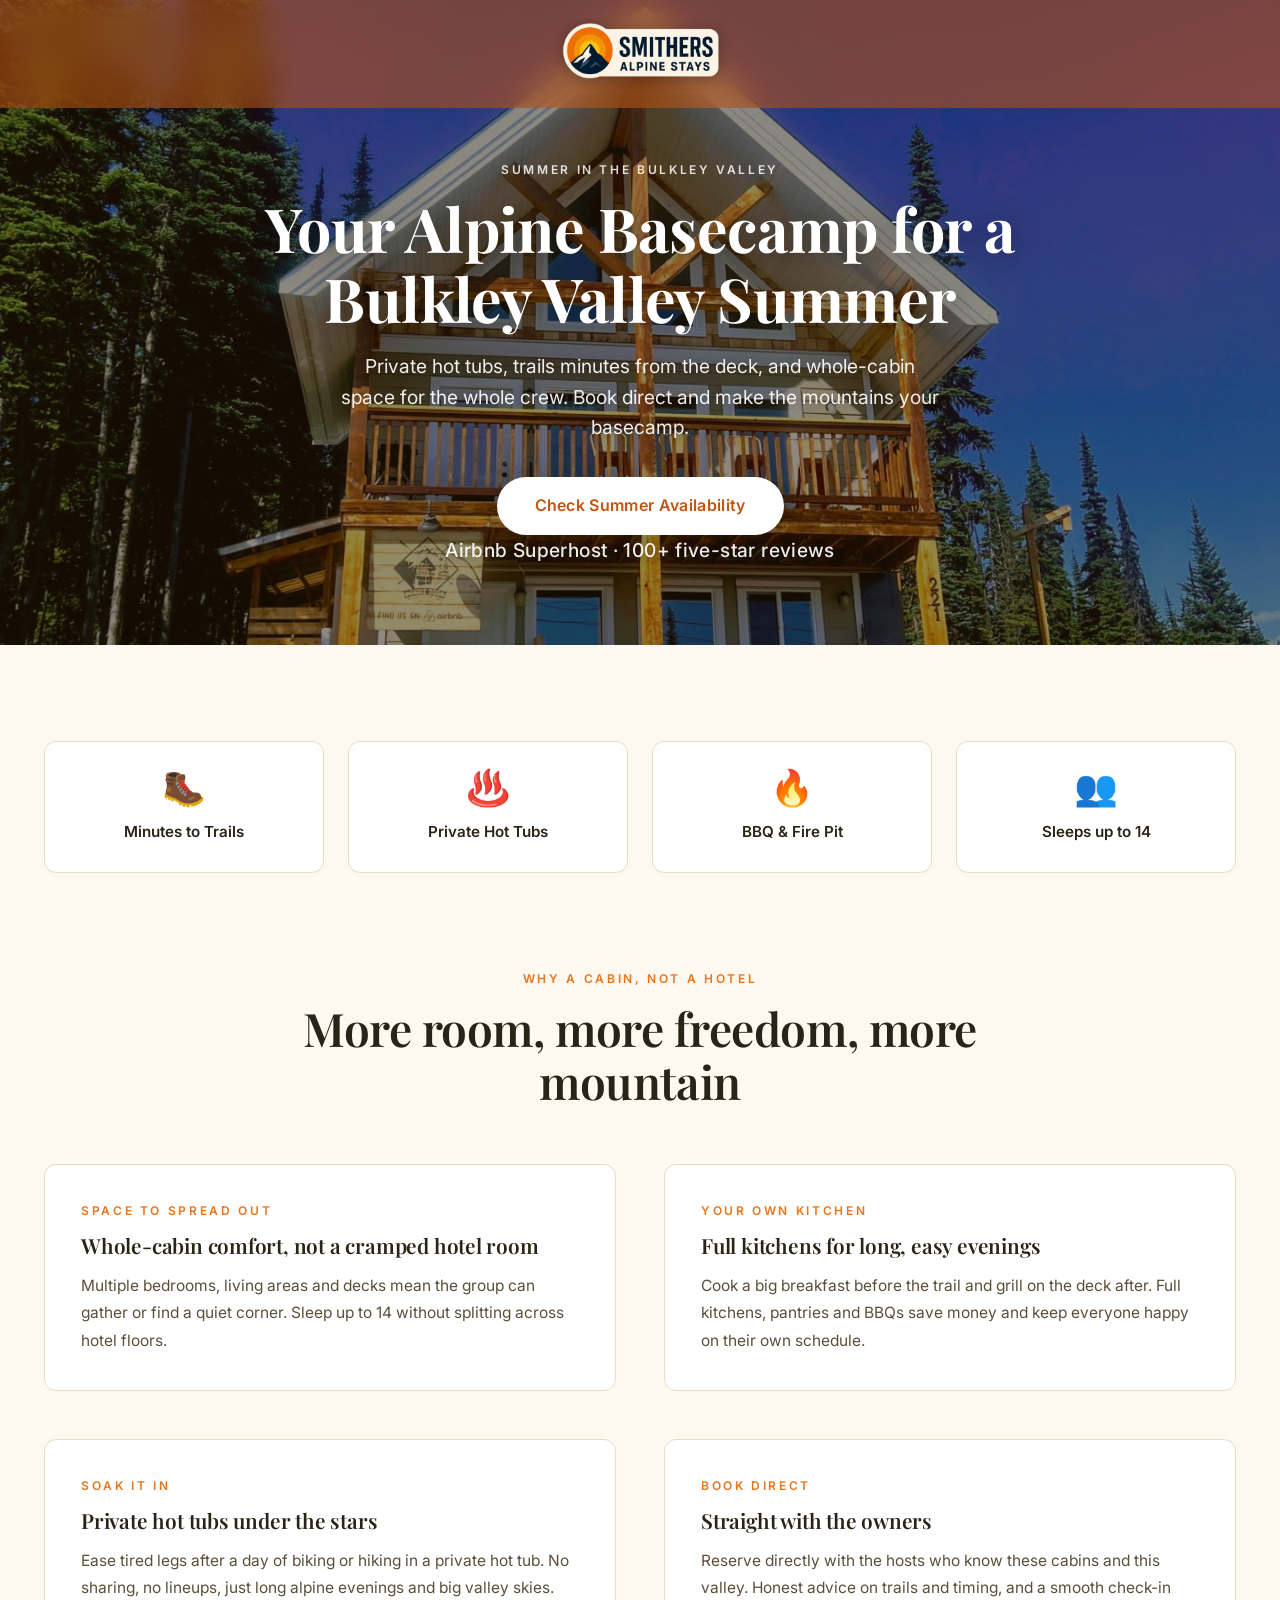
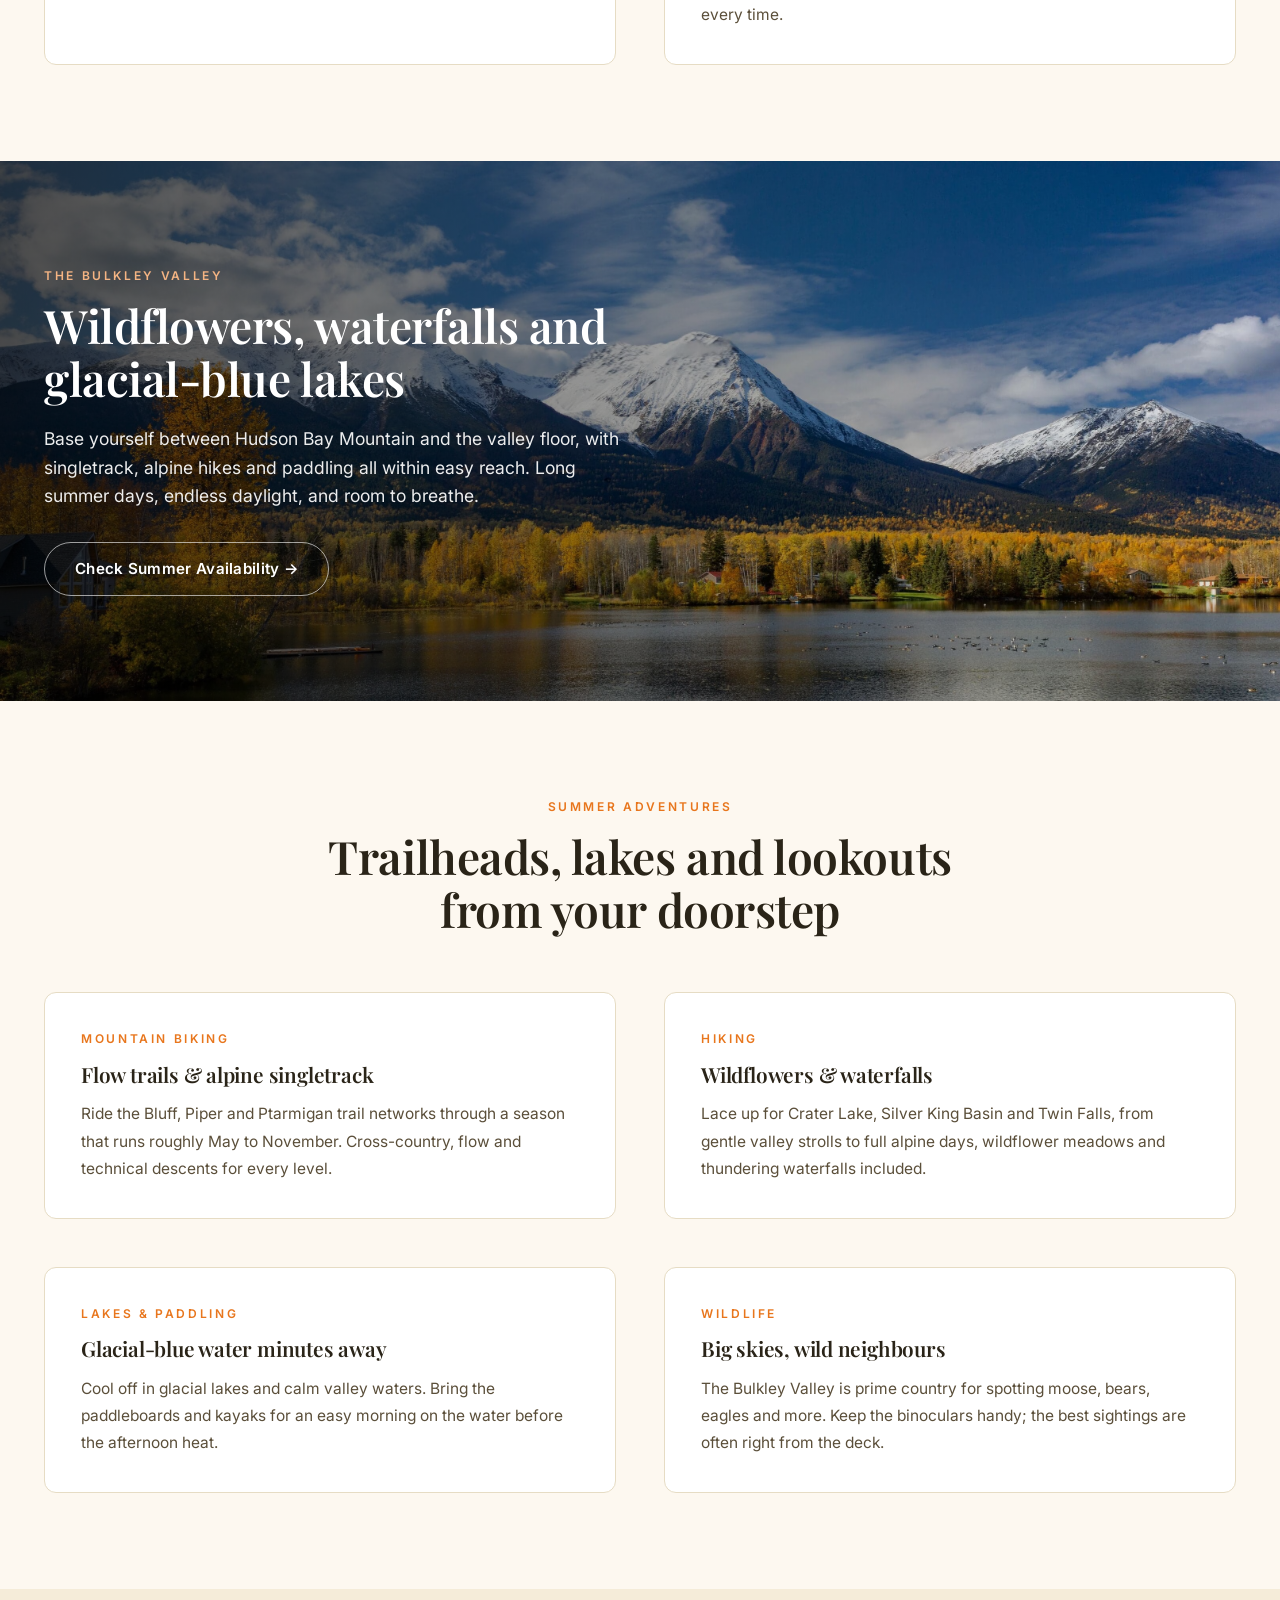
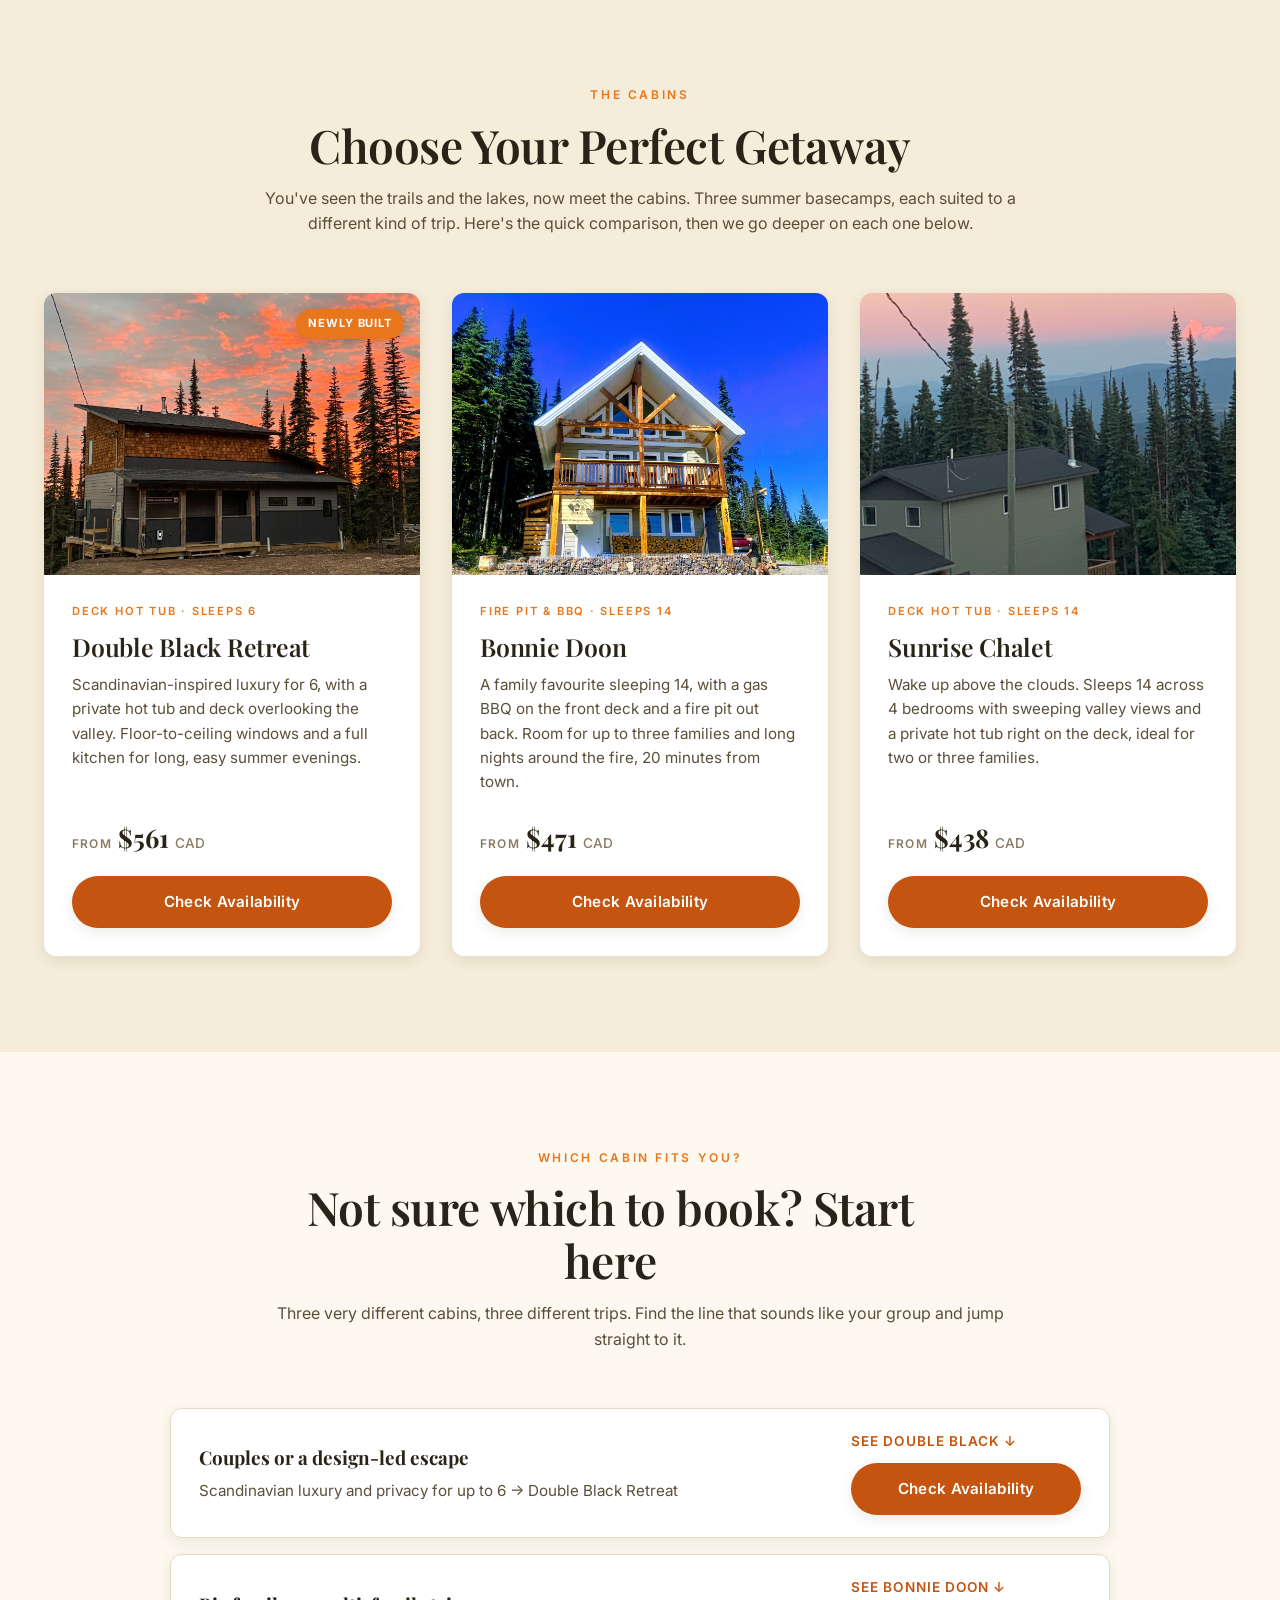
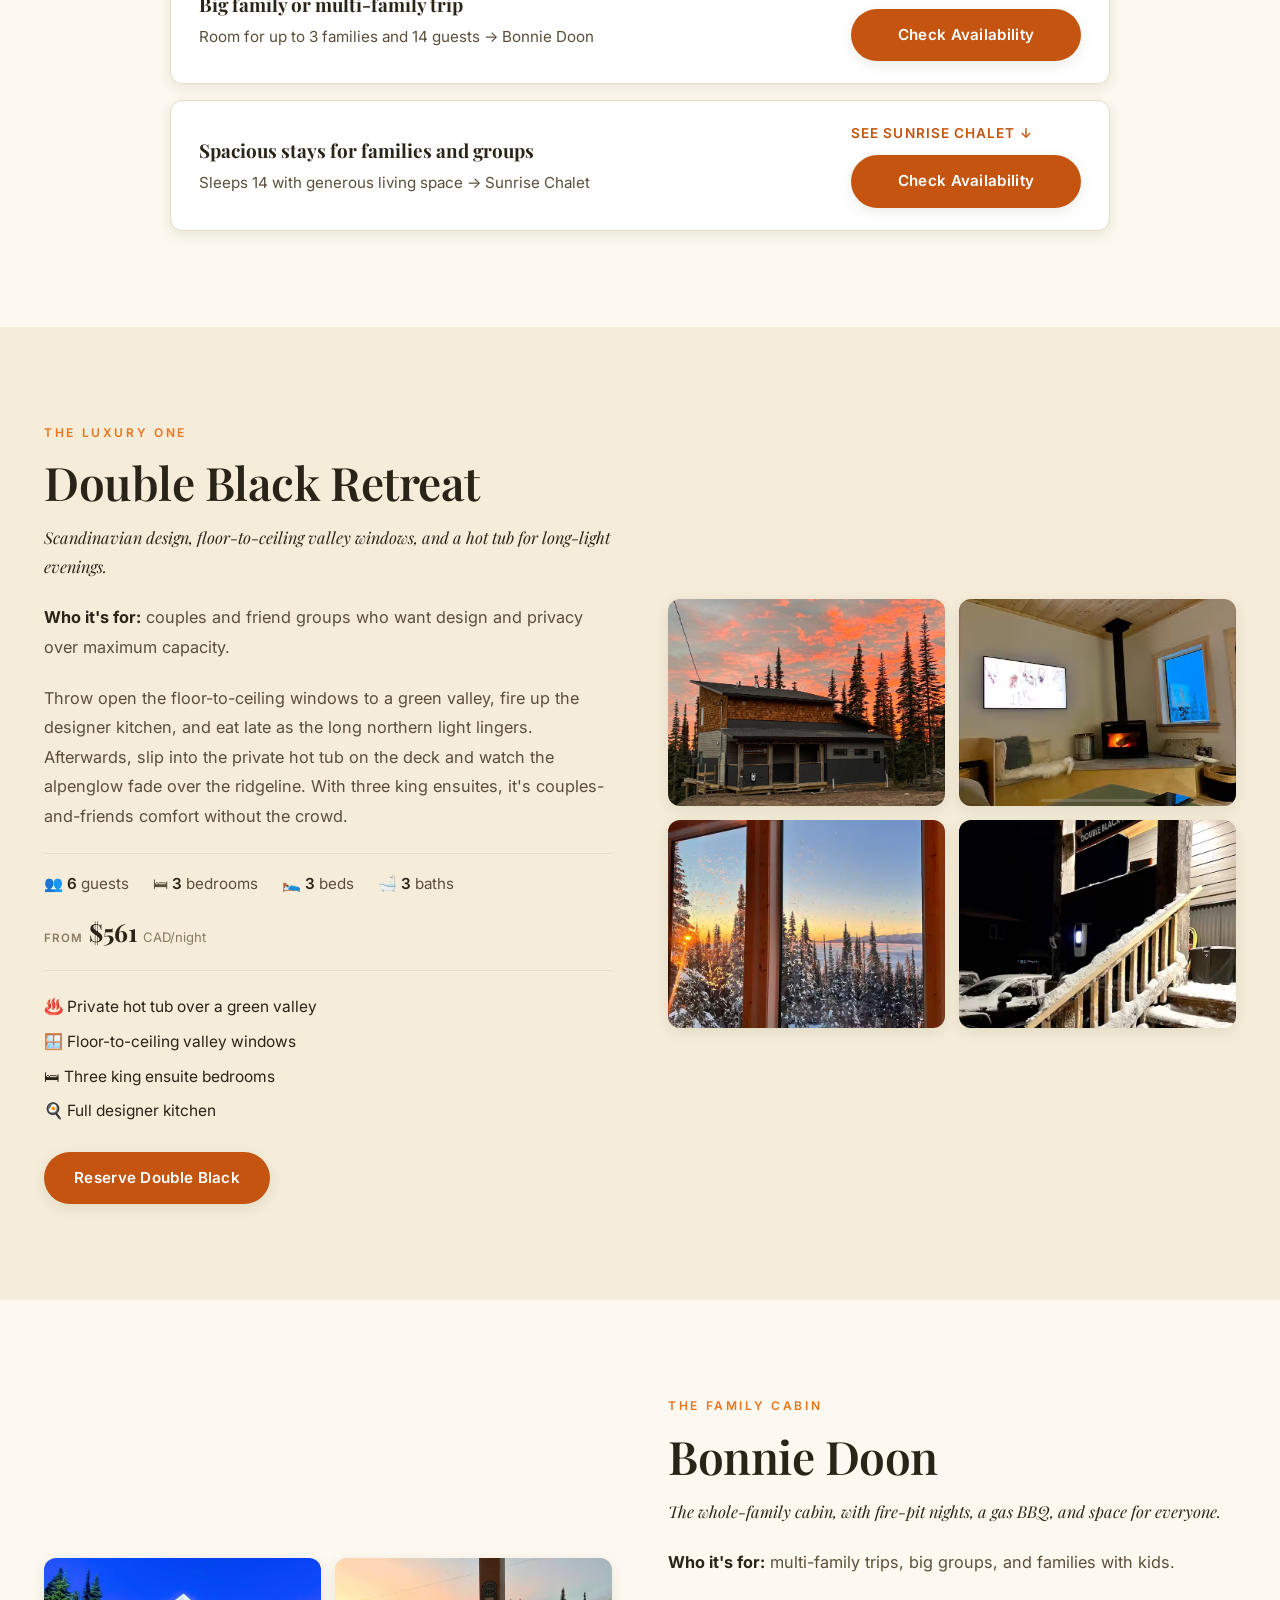
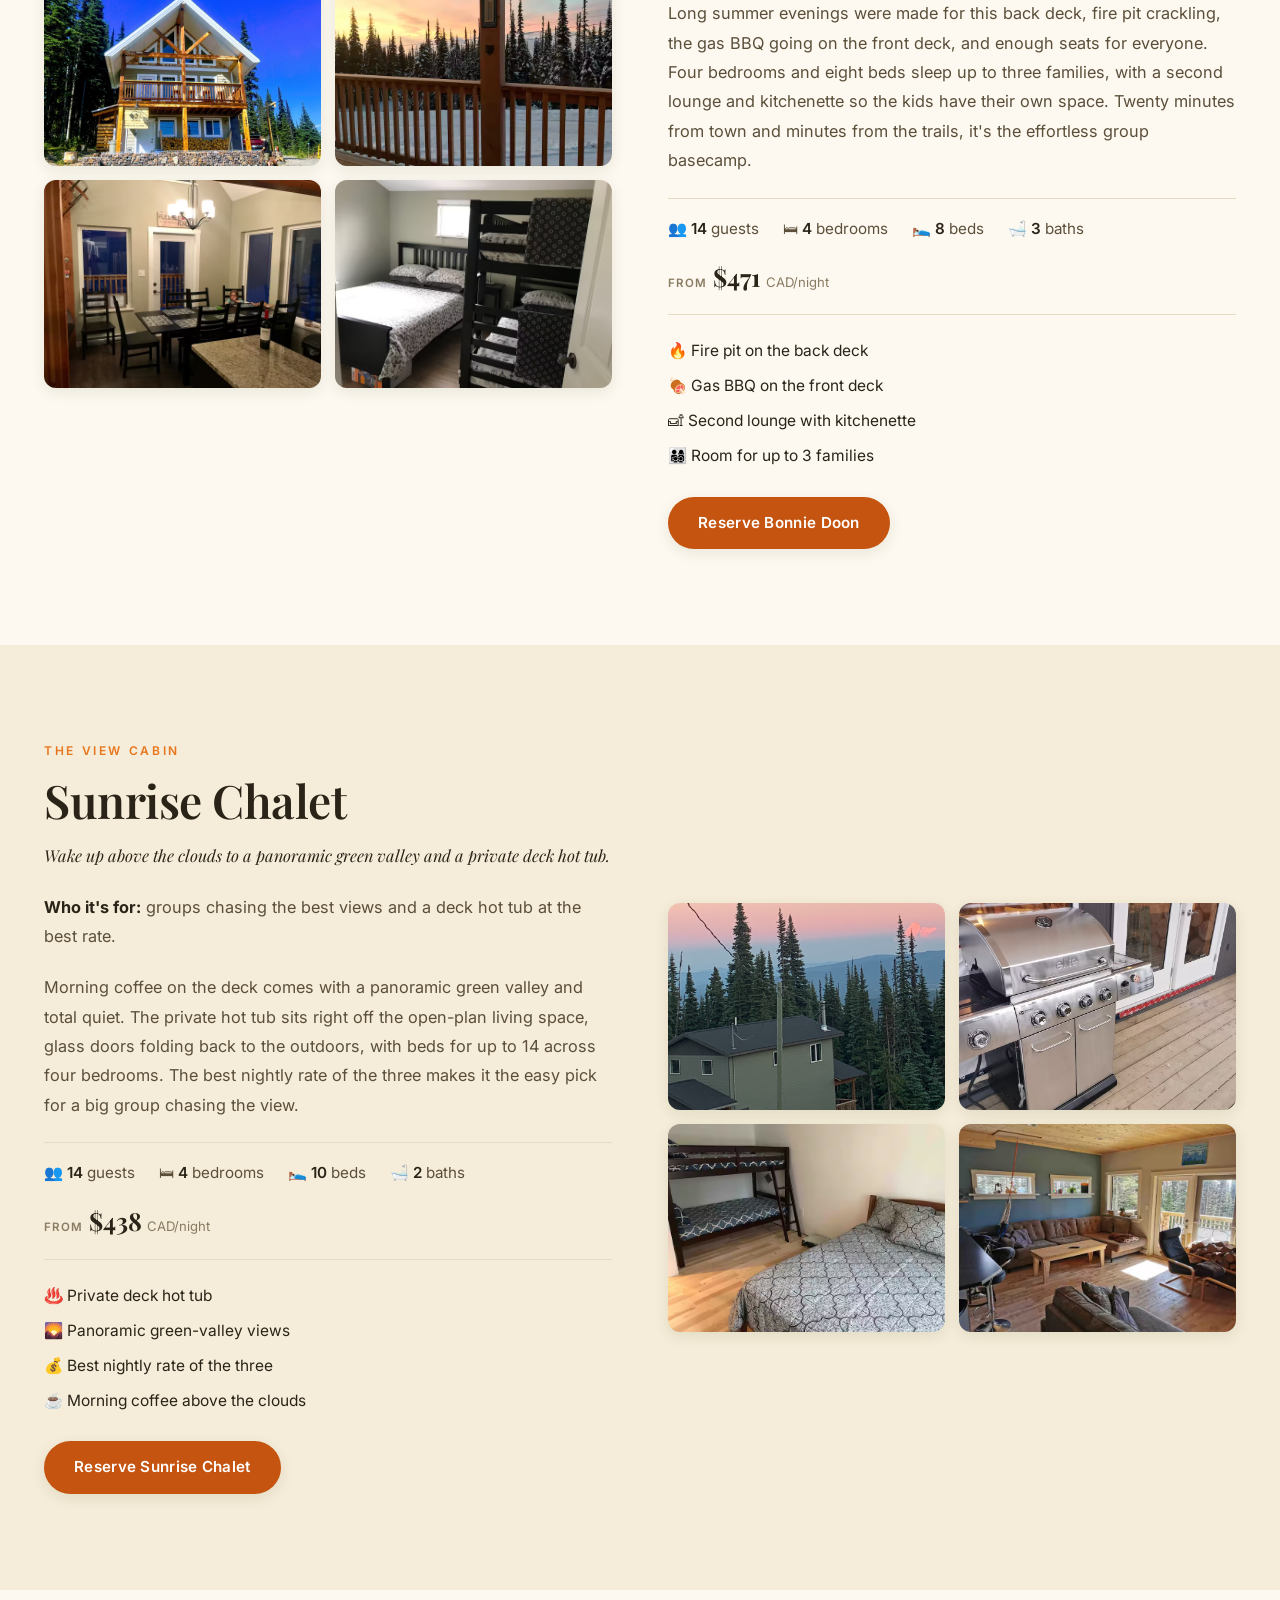
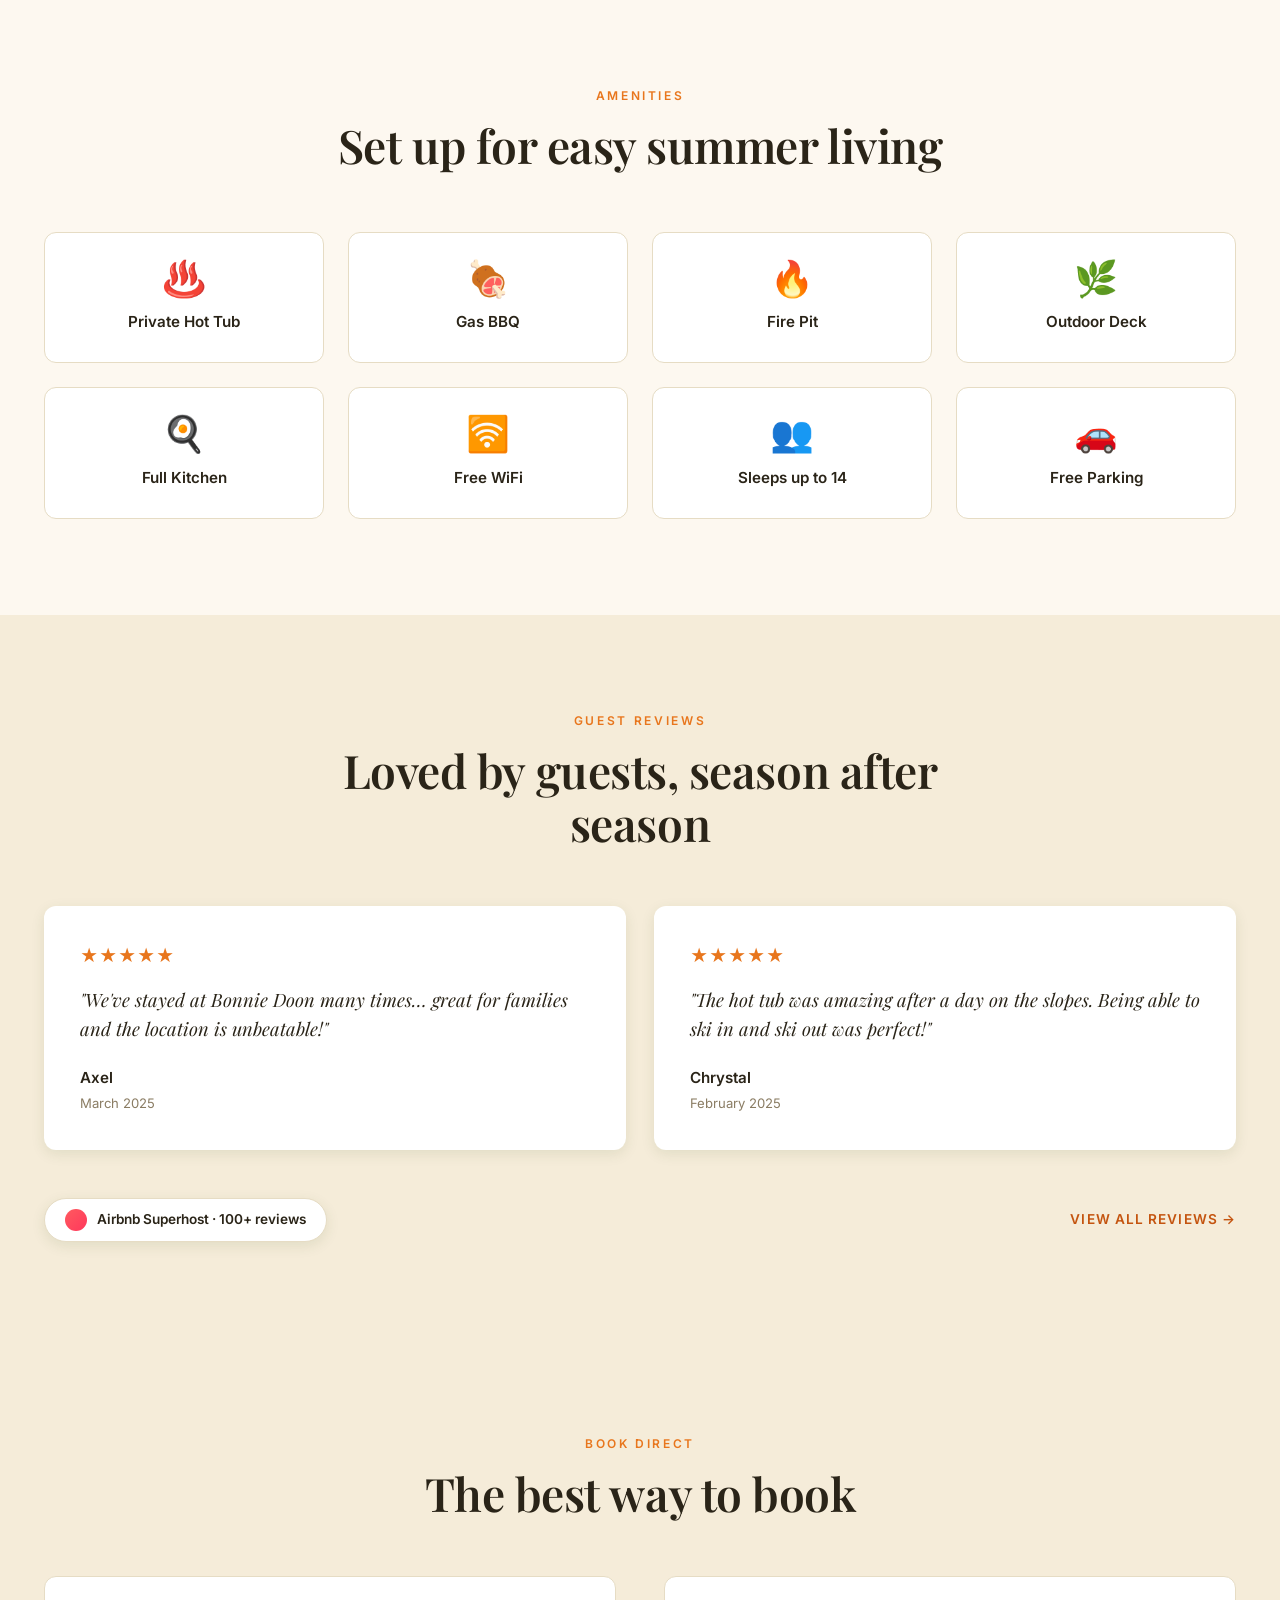
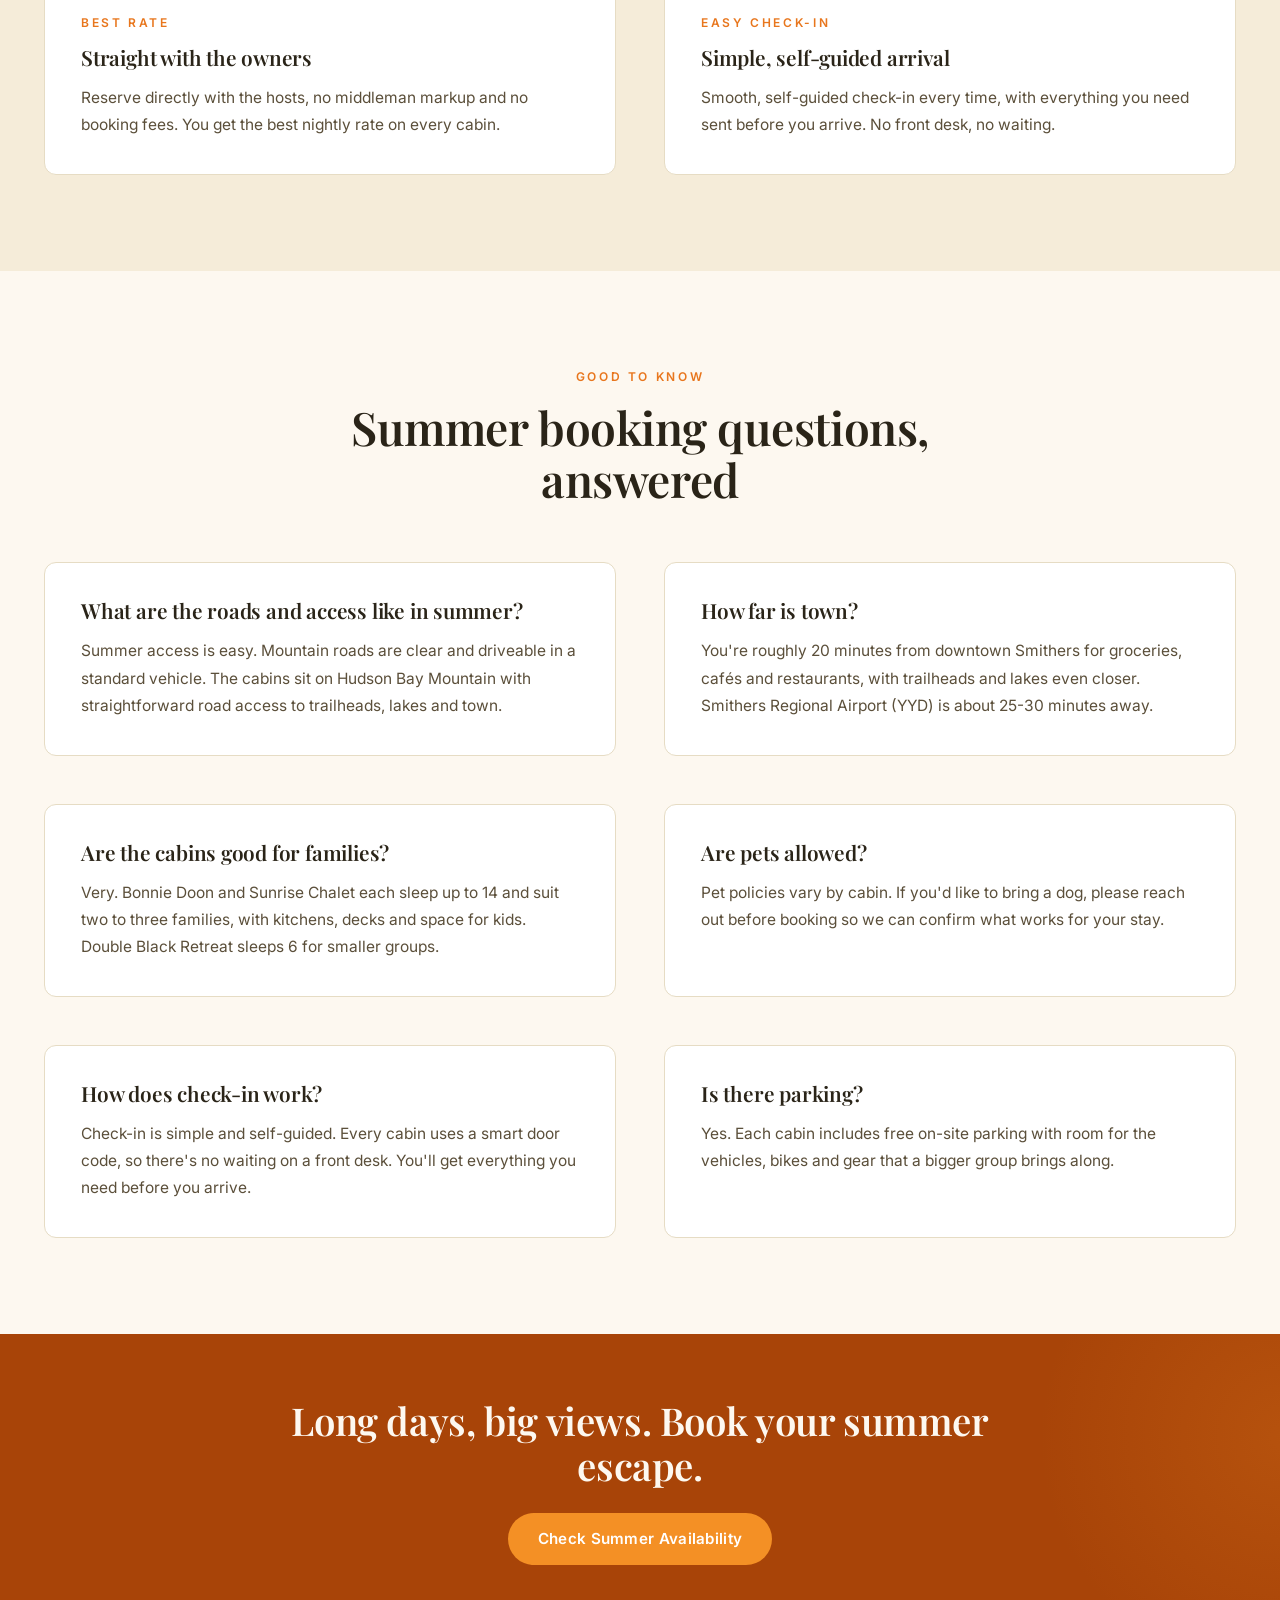
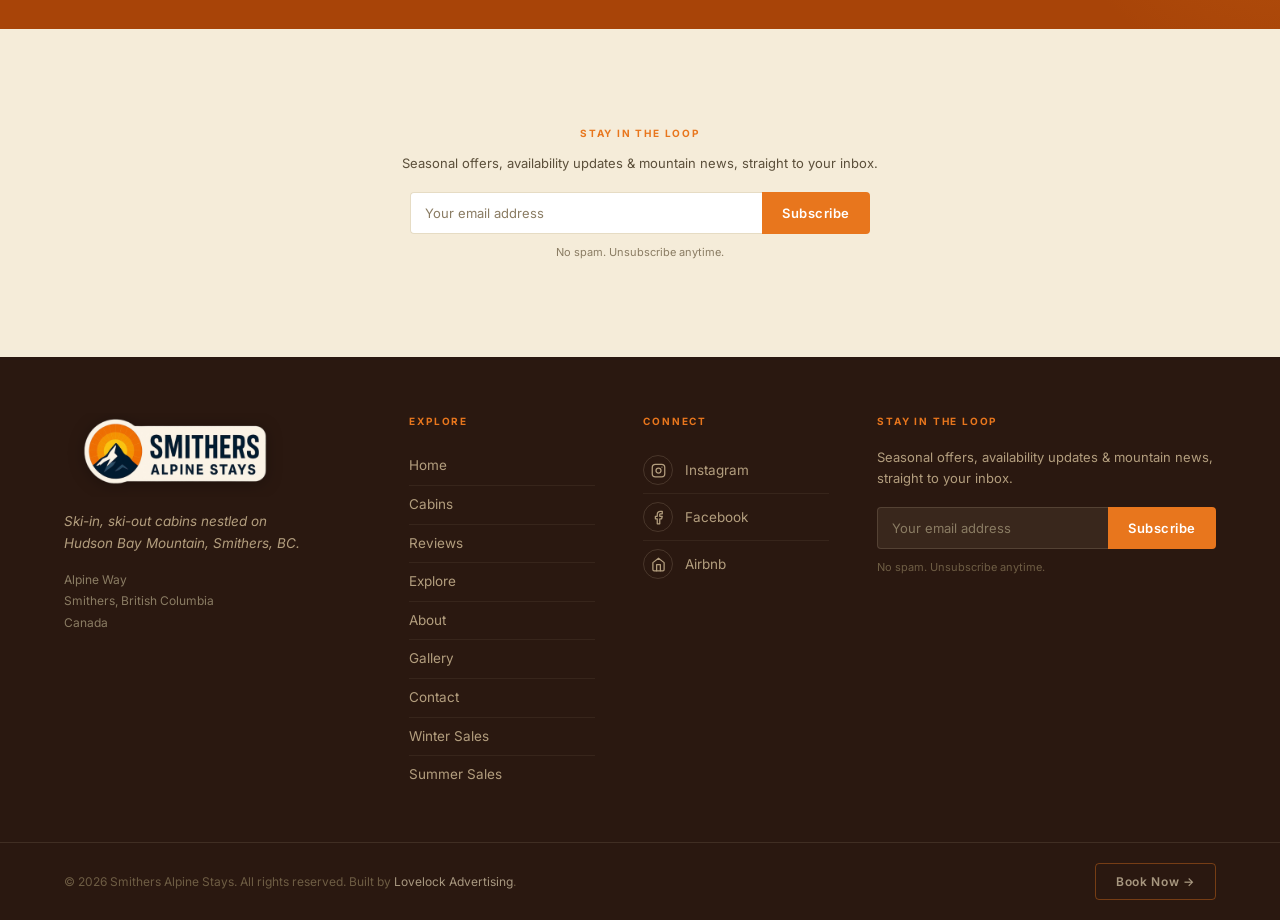
<file: summer-sales.html>
<!DOCTYPE html>
<html lang="en">
<head>
<meta charset="UTF-8" />
<meta name="viewport" content="width=device-width, initial-scale=1.0" />
<link rel="icon" href="favicon.ico" sizes="any" />
<link rel="icon" type="image/png" sizes="32x32" href="favicon-32.png" />
<link rel="icon" type="image/png" sizes="16x16" href="favicon-16.png" />
<link rel="apple-touch-icon" sizes="180x180" href="apple-touch-icon.png" />
<link rel="canonical" href="https://www.smithersalpinestays.com/summer-sales" />
<title>Summer Cabin Rentals in Smithers BC | Smithers Alpine Stays</title>
<meta name="description" content="Your alpine basecamp for a Bulkley Valley summer. Whole-cabin rentals near Smithers, BC with private hot tubs, BBQ decks and trails minutes away. Book direct." />
<meta property="og:type" content="website" />
<meta property="og:site_name" content="Smithers Alpine Stays" />
<meta property="og:title" content="Summer Cabin Rentals in Smithers BC | Smithers Alpine Stays" />
<meta property="og:description" content="Your alpine basecamp for a Bulkley Valley summer. Whole-cabin rentals near Smithers, BC with private hot tubs, BBQ decks and trails minutes away. Book direct." />
<meta property="og:url" content="https://www.smithersalpinestays.com/summer-sales" />
<meta property="og:image" content="https://www.smithersalpinestays.com/images/og-image.jpg" />
<meta property="og:image:width" content="1200" />
<meta property="og:image:height" content="630" />
<meta property="og:locale" content="en_CA" />
<meta name="twitter:card" content="summary_large_image" />
<meta name="twitter:title" content="Summer Cabin Rentals in Smithers BC | Smithers Alpine Stays" />
<meta name="twitter:description" content="Your alpine basecamp for a Bulkley Valley summer. Whole-cabin rentals near Smithers, BC with private hot tubs, BBQ decks and trails minutes away. Book direct." />
<meta name="twitter:image" content="https://www.smithersalpinestays.com/images/og-image.jpg" />
<link rel="preconnect" href="https://fonts.googleapis.com">
<link rel="preconnect" href="https://fonts.gstatic.com" crossorigin>
<link href="https://fonts.googleapis.com/css2?family=Inter:wght@400;500;600;700&family=Playfair+Display:wght@600;700&display=swap" rel="stylesheet">
<link rel="stylesheet" href="styles.css">
<style>
  .summer-sales-hero { background-image: url('images/cabins/bonnie-doon/summer.avif'); }
  .summer-valley { background-image: url('images/landscapes/summer-meadow.avif'); }
</style>
<script>(function(){try{document.documentElement.setAttribute('data-season','summer');}catch(e){}})();</script>
<script type="application/ld+json">
{
  "@context": "https://schema.org",
  "@type": "LodgingBusiness",
  "name": "Smithers Alpine Stays",
  "description": "Ski-in/ski-out cabin rentals on Hudson Bay Mountain in Smithers, British Columbia. Three self-contained cabins for year-round mountain getaways.",
  "url": "https://www.smithersalpinestays.com/",
  "image": "https://www.smithersalpinestays.com/images/cabins/bonnie-doon/summer.avif",
  "logo": "https://www.smithersalpinestays.com/images/logo.png",
  "email": "SmithersAlpineStays@gmail.com",
  "address": {
    "@type": "PostalAddress",
    "streetAddress": "Alpine Way",
    "addressLocality": "Smithers",
    "addressRegion": "BC",
    "postalCode": "V0J 2N0",
    "addressCountry": "CA"
  },
  "geo": {
    "@type": "GeoCoordinates",
    "latitude": 54.7843,
    "longitude": -127.295
  },
  "priceRange": "$$",
  "aggregateRating": {
    "@type": "AggregateRating",
    "ratingValue": "5",
    "reviewCount": "123",
    "bestRating": "5",
    "worstRating": "1"
  }
}
</script>
<link rel="preload" as="image" href="images/cabins/bonnie-doon/summer.avif" fetchpriority="high" />
</head>
<body>

  <header class="nav sales-nav" id="nav">
    <div class="container">
      <a href="/" class="logo" aria-label="Smithers Alpine Stays, home">
        <img src="images/logo.png" alt="Smithers Alpine Stays" width="500" height="500" loading="eager" fetchpriority="high" />
      </a>
    </div>
  </header>

  <!-- ================ HERO ================ -->
  <section class="page-hero sales-hero summer-sales-hero">
    <div class="page-hero-content">
      <span class="section-eyebrow" style="color: rgba(255,255,255,0.85);">Summer in the Bulkley Valley</span>
      <h1>Your Alpine Basecamp for a Bulkley Valley Summer</h1>
      <p>Private hot tubs, trails minutes from the deck, and whole-cabin space for the whole crew. Book direct and make the mountains your basecamp.</p>
      <div class="sales-hero__cta">
        <a href="https://secure.webrez.com/hotel/4262" target="_blank" rel="noopener" class="btn btn-light">Check Summer Availability</a>
      </div>
      <p class="sales-hero__trust">Airbnb Superhost · 100+ five-star reviews</p>
    </div>
  </section>

  <!-- ================ VALUE BAR ================ -->
  <section class="value-bar">
    <div class="container">
      <div class="amenities-grid">
        <div class="amenity reveal"><div class="amenity__icon">🥾</div><div class="amenity__name">Minutes to Trails</div></div>
        <div class="amenity reveal"><div class="amenity__icon">♨️</div><div class="amenity__name">Private Hot Tubs</div></div>
        <div class="amenity reveal"><div class="amenity__icon">🔥</div><div class="amenity__name">BBQ &amp; Fire Pit</div></div>
        <div class="amenity reveal"><div class="amenity__icon">👥</div><div class="amenity__name">Sleeps up to 14</div></div>
      </div>
    </div>
  </section>

  <!-- ================ WHY A CABIN BEATS A HOTEL ================ -->
  <section>
    <div class="container">
      <div class="section-head section-head--center reveal">
        <div>
          <span class="section-eyebrow">Why a Cabin, Not a Hotel</span>
          <h2>More room, more freedom, more mountain</h2>
        </div>
      </div>
      <div class="cabin-info-grid">
        <div class="cabin-info-block reveal">
          <span class="section-eyebrow">Space to Spread Out</span>
          <h3>Whole-cabin comfort, not a cramped hotel room</h3>
          <p>Multiple bedrooms, living areas and decks mean the group can gather or find a quiet corner. Sleep up to 14 without splitting across hotel floors.</p>
        </div>
        <div class="cabin-info-block reveal">
          <span class="section-eyebrow">Your Own Kitchen</span>
          <h3>Full kitchens for long, easy evenings</h3>
          <p>Cook a big breakfast before the trail and grill on the deck after. Full kitchens, pantries and BBQs save money and keep everyone happy on their own schedule.</p>
        </div>
        <div class="cabin-info-block reveal">
          <span class="section-eyebrow">Soak It In</span>
          <h3>Private hot tubs under the stars</h3>
          <p>Ease tired legs after a day of biking or hiking in a private hot tub. No sharing, no lineups, just long alpine evenings and big valley skies.</p>
        </div>
        <div class="cabin-info-block reveal">
          <span class="section-eyebrow">Book Direct</span>
          <h3>Straight with the owners</h3>
          <p>Reserve directly with the hosts who know these cabins and this valley. Honest advice on trails and timing, and a smooth check-in every time.</p>
        </div>
      </div>
    </div>
  </section>

  <!-- ================ VALLEY BANNER ================ -->
  <section class="explore">
    <div class="explore-bg summer-valley">
      <div class="container">
        <div class="explore-content reveal">
          <span class="section-eyebrow" style="color: var(--color-accent-2);">The Bulkley Valley</span>
          <h2>Wildflowers, waterfalls and glacial-blue lakes</h2>
          <p>Base yourself between Hudson Bay Mountain and the valley floor, with singletrack, alpine hikes and paddling all within easy reach. Long summer days, endless daylight, and room to breathe.</p>
          <a href="https://secure.webrez.com/hotel/4262" target="_blank" rel="noopener" class="btn btn-outline-light">Check Summer Availability →</a>
        </div>
      </div>
    </div>
  </section>

  <!-- ================ SUMMER ADVENTURES ================ -->
  <section>
    <div class="container">
      <div class="section-head section-head--center reveal">
        <div>
          <span class="section-eyebrow">Summer Adventures</span>
          <h2>Trailheads, lakes and lookouts from your doorstep</h2>
        </div>
      </div>
      <div class="cabin-info-grid">
        <div class="cabin-info-block reveal">
          <span class="section-eyebrow">Mountain Biking</span>
          <h3>Flow trails &amp; alpine singletrack</h3>
          <p>Ride the Bluff, Piper and Ptarmigan trail networks through a season that runs roughly May to November. Cross-country, flow and technical descents for every level.</p>
        </div>
        <div class="cabin-info-block reveal">
          <span class="section-eyebrow">Hiking</span>
          <h3>Wildflowers &amp; waterfalls</h3>
          <p>Lace up for Crater Lake, Silver King Basin and Twin Falls, from gentle valley strolls to full alpine days, wildflower meadows and thundering waterfalls included.</p>
        </div>
        <div class="cabin-info-block reveal">
          <span class="section-eyebrow">Lakes &amp; Paddling</span>
          <h3>Glacial-blue water minutes away</h3>
          <p>Cool off in glacial lakes and calm valley waters. Bring the paddleboards and kayaks for an easy morning on the water before the afternoon heat.</p>
        </div>
        <div class="cabin-info-block reveal">
          <span class="section-eyebrow">Wildlife</span>
          <h3>Big skies, wild neighbours</h3>
          <p>The Bulkley Valley is prime country for spotting moose, bears, eagles and more. Keep the binoculars handy; the best sightings are often right from the deck.</p>
        </div>
      </div>
    </div>
  </section>

  <!-- ================ THE CABINS ================ -->
  <section style="background: var(--color-bg-alt); transition: background-color var(--t-base);">
    <div class="container">
      <div class="section-head section-head--center reveal">
        <div>
          <span class="section-eyebrow">The Cabins</span>
          <h2>Choose Your Perfect Getaway</h2>
          <p style="margin-top: 14px;">You've seen the trails and the lakes, now meet the cabins. Three summer basecamps, each suited to a different kind of trip. Here's the quick comparison, then we go deeper on each one below.</p>
        </div>
      </div>
      <div class="cabins-grid">

        <article class="cabin-card cabin-card--double-black reveal">
          <div class="cabin-card__media">
            <div class="cabin-card__photo" role="img" aria-label="Double Black Retreat cabin in green summer surroundings, Hudson Bay Mountain"></div>
            <span class="cabin-card__badge">Newly Built</span>
          </div>
          <div class="cabin-card__body">
            <span class="cabin-card__tag">Deck Hot Tub · Sleeps 6</span>
            <h3>Double Black Retreat</h3>
            <p>Scandinavian-inspired luxury for 6, with a private hot tub and deck overlooking the valley. Floor-to-ceiling windows and a full kitchen for long, easy summer evenings.</p>
            <div class="cabin-card__price">
              <span class="cabin-card__price-from">From</span>
              <span class="cabin-card__price-amount">$561</span>
              <span class="cabin-card__price-currency">CAD</span>
            </div>
            <a href="https://secure.webrez.com/hotel/4262" target="_blank" rel="noopener" class="btn btn-primary cabin-card__cta">Check Availability</a>
          </div>
        </article>

        <article class="cabin-card cabin-card--bonnie reveal">
          <div class="cabin-card__media">
            <div class="cabin-card__photo" role="img" aria-label="Bonnie Doon family cabin among summer greenery near Smithers"></div>
          </div>
          <div class="cabin-card__body">
            <span class="cabin-card__tag">Fire Pit &amp; BBQ · Sleeps 14</span>
            <h3>Bonnie Doon</h3>
            <p>A family favourite sleeping 14, with a gas BBQ on the front deck and a fire pit out back. Room for up to three families and long nights around the fire, 20 minutes from town.</p>
            <div class="cabin-card__price">
              <span class="cabin-card__price-from">From</span>
              <span class="cabin-card__price-amount">$471</span>
              <span class="cabin-card__price-currency">CAD</span>
            </div>
            <a href="https://secure.webrez.com/hotel/4262" target="_blank" rel="noopener" class="btn btn-primary cabin-card__cta">Check Availability</a>
          </div>
        </article>

        <article class="cabin-card cabin-card--sunrise reveal">
          <div class="cabin-card__media">
            <div class="cabin-card__photo" role="img" aria-label="Sunrise Chalet with green-season valley views near Smithers"></div>
          </div>
          <div class="cabin-card__body">
            <span class="cabin-card__tag">Deck Hot Tub · Sleeps 14</span>
            <h3>Sunrise Chalet</h3>
            <p>Wake up above the clouds. Sleeps 14 across 4 bedrooms with sweeping valley views and a private hot tub right on the deck, ideal for two or three families.</p>
            <div class="cabin-card__price">
              <span class="cabin-card__price-from">From</span>
              <span class="cabin-card__price-amount">$438</span>
              <span class="cabin-card__price-currency">CAD</span>
            </div>
            <a href="https://secure.webrez.com/hotel/4262" target="_blank" rel="noopener" class="btn btn-primary cabin-card__cta">Check Availability</a>
          </div>
        </article>

      </div>
    </div>
  </section>

  <!-- ================ WHICH CABIN FITS YOU? ================ -->
  <section class="cabin-picker-section">
    <div class="container">
      <div class="section-head section-head--center reveal">
        <div>
          <span class="section-eyebrow">Which Cabin Fits You?</span>
          <h2>Not sure which to book? Start here</h2>
          <p style="margin-top: 14px;">Three very different cabins, three different trips. Find the line that sounds like your group and jump straight to it.</p>
        </div>
      </div>
      <div class="cabin-picker">
        <div class="cabin-picker__row reveal">
          <div class="cabin-picker__text">
            <strong>Couples or a design-led escape</strong>
            <span>Scandinavian luxury and privacy for up to 6 &rarr; Double Black Retreat</span>
          </div>
          <div class="cabin-picker__actions">
            <a href="#double-black" class="link-arrow">See Double Black ↓</a>
            <a href="https://secure.webrez.com/hotel/4262" target="_blank" rel="noopener" class="btn btn-primary">Check Availability</a>
          </div>
        </div>
        <div class="cabin-picker__row reveal">
          <div class="cabin-picker__text">
            <strong>Big family or multi-family trip</strong>
            <span>Room for up to 3 families and 14 guests &rarr; Bonnie Doon</span>
          </div>
          <div class="cabin-picker__actions">
            <a href="#bonnie-doon" class="link-arrow">See Bonnie Doon ↓</a>
            <a href="https://secure.webrez.com/hotel/4262" target="_blank" rel="noopener" class="btn btn-primary">Check Availability</a>
          </div>
        </div>
        <div class="cabin-picker__row reveal">
          <div class="cabin-picker__text">
            <strong>Spacious stays for families and groups</strong>
            <span>Sleeps 14 with generous living space &rarr; Sunrise Chalet</span>
          </div>
          <div class="cabin-picker__actions">
            <a href="#sunrise-chalet" class="link-arrow">See Sunrise Chalet ↓</a>
            <a href="https://secure.webrez.com/hotel/4262" target="_blank" rel="noopener" class="btn btn-primary">Check Availability</a>
          </div>
        </div>
      </div>
    </div>
  </section>

  <!-- ================ DEEP DIVE: DOUBLE BLACK ================ -->
  <section id="double-black" class="cabin-deep" style="background: var(--color-bg-alt); transition: background-color var(--t-base);">
    <div class="container">
      <div class="cabin-deep__inner">
        <div class="cabin-deep__copy reveal">
          <span class="section-eyebrow">The Luxury One</span>
          <h2>Double Black Retreat</h2>
          <p class="cabin-deep__hook">Scandinavian design, floor-to-ceiling valley windows, and a hot tub for long-light evenings.</p>
          <p class="cabin-deep__who"><strong>Who it's for:</strong> couples and friend groups who want design and privacy over maximum capacity.</p>
          <p>Throw open the floor-to-ceiling windows to a green valley, fire up the designer kitchen, and eat late as the long northern light lingers. Afterwards, slip into the private hot tub on the deck and watch the alpenglow fade over the ridgeline. With three king ensuites, it's couples-and-friends comfort without the crowd.</p>
          <div class="cabin-deep__specs">
            <span class="cabin-deep__spec">👥 <strong>6</strong> guests</span>
            <span class="cabin-deep__spec">🛏 <strong>3</strong> bedrooms</span>
            <span class="cabin-deep__spec">🛌 <strong>3</strong> beds</span>
            <span class="cabin-deep__spec">🛁 <strong>3</strong> baths</span>
            <span class="cabin-deep__price"><span class="from">From</span> <span class="amount">$561</span> <span class="currency">CAD/night</span></span>
          </div>
          <ul class="cabin-deep__features">
            <li>♨️ Private hot tub over a green valley</li>
            <li>🪟 Floor-to-ceiling valley windows</li>
            <li>🛏 Three king ensuite bedrooms</li>
            <li>🍳 Full designer kitchen</li>
          </ul>
          <a href="https://secure.webrez.com/hotel/4262" target="_blank" rel="noopener" class="btn btn-primary">Reserve Double Black</a>
        </div>
        <div class="cabin-deep__gallery reveal">
          <div class="cabin-gallery__item" data-lightbox><img src="images/cabins/double-black/summer.avif" alt="Double Black Retreat cabin in the green summer season, Hudson Bay Mountain" loading="lazy" /></div>
          <div class="cabin-gallery__item" data-lightbox><img src="images/cabins/double-black/exterior-01.avif" alt="Exterior of Double Black Retreat cabin" loading="lazy" /></div>
          <div class="cabin-gallery__item" data-lightbox><img src="images/cabins/double-black/interior-09-hot-tub.avif" alt="Private hot tub on the deck at Double Black Retreat" loading="lazy" /></div>
          <div class="cabin-gallery__item" data-lightbox><img src="images/cabins/double-black/interior-04-kitchen.avif" alt="Full designer kitchen at Double Black Retreat" loading="lazy" /></div>
        </div>
      </div>
    </div>
  </section>

  <!-- ================ DEEP DIVE: BONNIE DOON ================ -->
  <section id="bonnie-doon" class="cabin-deep cabin-deep--reverse">
    <div class="container">
      <div class="cabin-deep__inner">
        <div class="cabin-deep__copy reveal">
          <span class="section-eyebrow">The Family Cabin</span>
          <h2>Bonnie Doon</h2>
          <p class="cabin-deep__hook">The whole-family cabin, with fire-pit nights, a gas BBQ, and space for everyone.</p>
          <p class="cabin-deep__who"><strong>Who it's for:</strong> multi-family trips, big groups, and families with kids.</p>
          <p>Long summer evenings were made for this back deck, fire pit crackling, the gas BBQ going on the front deck, and enough seats for everyone. Four bedrooms and eight beds sleep up to three families, with a second lounge and kitchenette so the kids have their own space. Twenty minutes from town and minutes from the trails, it's the effortless group basecamp.</p>
          <div class="cabin-deep__specs">
            <span class="cabin-deep__spec">👥 <strong>14</strong> guests</span>
            <span class="cabin-deep__spec">🛏 <strong>4</strong> bedrooms</span>
            <span class="cabin-deep__spec">🛌 <strong>8</strong> beds</span>
            <span class="cabin-deep__spec">🛁 <strong>3</strong> baths</span>
            <span class="cabin-deep__price"><span class="from">From</span> <span class="amount">$471</span> <span class="currency">CAD/night</span></span>
          </div>
          <ul class="cabin-deep__features">
            <li>🔥 Fire pit on the back deck</li>
            <li>🍖 Gas BBQ on the front deck</li>
            <li>🛋 Second lounge with kitchenette</li>
            <li>👨‍👩‍👧‍👦 Room for up to 3 families</li>
          </ul>
          <a href="https://secure.webrez.com/hotel/4262" target="_blank" rel="noopener" class="btn btn-primary">Reserve Bonnie Doon</a>
        </div>
        <div class="cabin-deep__gallery reveal">
          <div class="cabin-gallery__item" data-lightbox><img src="images/cabins/bonnie-doon/summer.avif" alt="Bonnie Doon family cabin among summer greenery near Smithers" loading="lazy" /></div>
          <div class="cabin-gallery__item" data-lightbox><img src="images/cabins/bonnie-doon/interior-02-living-area.avif" alt="Spacious living area at Bonnie Doon" loading="lazy" /></div>
          <div class="cabin-gallery__item" data-lightbox><img src="images/cabins/bonnie-doon/interior-03-kitchen.avif" alt="Large kitchen for big groups at Bonnie Doon" loading="lazy" /></div>
          <div class="cabin-gallery__item" data-lightbox><img src="images/cabins/bonnie-doon/interior-08-view.avif" alt="Green valley view from Bonnie Doon cabin" loading="lazy" /></div>
        </div>
      </div>
    </div>
  </section>

  <!-- ================ DEEP DIVE: SUNRISE CHALET ================ -->
  <section id="sunrise-chalet" class="cabin-deep" style="background: var(--color-bg-alt); transition: background-color var(--t-base);">
    <div class="container">
      <div class="cabin-deep__inner">
        <div class="cabin-deep__copy reveal">
          <span class="section-eyebrow">The View Cabin</span>
          <h2>Sunrise Chalet</h2>
          <p class="cabin-deep__hook">Wake up above the clouds to a panoramic green valley and a private deck hot tub.</p>
          <p class="cabin-deep__who"><strong>Who it's for:</strong> groups chasing the best views and a deck hot tub at the best rate.</p>
          <p>Morning coffee on the deck comes with a panoramic green valley and total quiet. The private hot tub sits right off the open-plan living space, glass doors folding back to the outdoors, with beds for up to 14 across four bedrooms. The best nightly rate of the three makes it the easy pick for a big group chasing the view.</p>
          <div class="cabin-deep__specs">
            <span class="cabin-deep__spec">👥 <strong>14</strong> guests</span>
            <span class="cabin-deep__spec">🛏 <strong>4</strong> bedrooms</span>
            <span class="cabin-deep__spec">🛌 <strong>10</strong> beds</span>
            <span class="cabin-deep__spec">🛁 <strong>2</strong> baths</span>
            <span class="cabin-deep__price"><span class="from">From</span> <span class="amount">$438</span> <span class="currency">CAD/night</span></span>
          </div>
          <ul class="cabin-deep__features">
            <li>♨️ Private deck hot tub</li>
            <li>🌄 Panoramic green-valley views</li>
            <li>💰 Best nightly rate of the three</li>
            <li>☕ Morning coffee above the clouds</li>
          </ul>
          <a href="https://secure.webrez.com/hotel/4262" target="_blank" rel="noopener" class="btn btn-primary">Reserve Sunrise Chalet</a>
        </div>
        <div class="cabin-deep__gallery reveal">
          <div class="cabin-gallery__item" data-lightbox><img src="images/cabins/sunrise-chalet/summer.avif" alt="Sunrise Chalet with green-season valley views near Smithers" loading="lazy" /></div>
          <div class="cabin-gallery__item" data-lightbox><img src="images/cabins/sunrise-chalet/interior-09-deck.avif" alt="Large deck with private hot tub at Sunrise Chalet" loading="lazy" /></div>
          <div class="cabin-gallery__item" data-lightbox><img src="images/cabins/sunrise-chalet/interior-07-view.avif" alt="Panoramic green Bulkley Valley view from Sunrise Chalet" loading="lazy" /></div>
          <div class="cabin-gallery__item" data-lightbox><img src="images/cabins/sunrise-chalet/interior-03-kitchen.avif" alt="Open-plan kitchen at Sunrise Chalet" loading="lazy" /></div>
        </div>
      </div>
    </div>
  </section>

  <!-- ================ AMENITIES ================ -->
  <section id="amenities">
    <div class="container">
      <div class="amenities-head reveal">
        <span class="section-eyebrow">Amenities</span>
        <h2>Set up for easy summer living</h2>
      </div>
      <div class="amenities-grid">
        <div class="amenity reveal"><div class="amenity__icon">♨️</div><div class="amenity__name">Private Hot Tub</div></div>
        <div class="amenity reveal"><div class="amenity__icon">🍖</div><div class="amenity__name">Gas BBQ</div></div>
        <div class="amenity reveal"><div class="amenity__icon">🔥</div><div class="amenity__name">Fire Pit</div></div>
        <div class="amenity reveal"><div class="amenity__icon">🌿</div><div class="amenity__name">Outdoor Deck</div></div>
        <div class="amenity reveal"><div class="amenity__icon">🍳</div><div class="amenity__name">Full Kitchen</div></div>
        <div class="amenity reveal"><div class="amenity__icon">🛜</div><div class="amenity__name">Free WiFi</div></div>
        <div class="amenity reveal"><div class="amenity__icon">👥</div><div class="amenity__name">Sleeps up to 14</div></div>
        <div class="amenity reveal"><div class="amenity__icon">🚗</div><div class="amenity__name">Free Parking</div></div>
      </div>
    </div>
  </section>

  <!-- ================ REVIEWS ================ -->
  <section class="reviews" id="reviews">
    <div class="container">
      <div class="section-head section-head--center reveal">
        <div>
          <span class="section-eyebrow">Guest Reviews</span>
          <h2>Loved by guests, season after season</h2>
        </div>
      </div>
      <div class="reviews-grid">
        <div class="review-card reveal">
          <div class="stars" aria-label="5 out of 5 stars">★★★★★</div>
          <blockquote>We've stayed at Bonnie Doon many times… great for families and the location is unbeatable!</blockquote>
          <cite>Axel<span>March 2025</span></cite>
        </div>
        <div class="review-card reveal">
          <div class="stars" aria-label="5 out of 5 stars">★★★★★</div>
          <blockquote>The hot tub was amazing after a day on the slopes. Being able to ski in and ski out was perfect!</blockquote>
          <cite>Chrystal<span>February 2025</span></cite>
        </div>
      </div>
      <div class="reviews-footer reveal">
        <span class="superhost-badge">Airbnb Superhost · 100+ reviews</span>
        <a href="/reviews" class="link-arrow">View All Reviews →</a>
      </div>
    </div>
  </section>

  <!-- ================ WHY BOOK DIRECT ================ -->
  <section style="background: var(--color-bg-alt); transition: background-color var(--t-base);">
    <div class="container">
      <div class="section-head section-head--center reveal">
        <div>
          <span class="section-eyebrow">Book Direct</span>
          <h2>The best way to book</h2>
        </div>
      </div>
      <div class="cabin-info-grid">
        <div class="cabin-info-block reveal">
          <span class="section-eyebrow">Best Rate</span>
          <h3>Straight with the owners</h3>
          <p>Reserve directly with the hosts, no middleman markup and no booking fees. You get the best nightly rate on every cabin.</p>
        </div>
        <div class="cabin-info-block reveal">
          <span class="section-eyebrow">Easy Check-In</span>
          <h3>Simple, self-guided arrival</h3>
          <p>Smooth, self-guided check-in every time, with everything you need sent before you arrive. No front desk, no waiting.</p>
        </div>
      </div>
    </div>
  </section>

  <!-- ================ FAQ ================ -->
  <section>
    <div class="container">
      <div class="section-head section-head--center reveal">
        <div>
          <span class="section-eyebrow">Good to Know</span>
          <h2>Summer booking questions, answered</h2>
        </div>
      </div>
      <div class="cabin-info-grid">
        <div class="cabin-info-block reveal">
          <h3>What are the roads and access like in summer?</h3>
          <p>Summer access is easy. Mountain roads are clear and driveable in a standard vehicle. The cabins sit on Hudson Bay Mountain with straightforward road access to trailheads, lakes and town.</p>
        </div>
        <div class="cabin-info-block reveal">
          <h3>How far is town?</h3>
          <p>You're roughly 20 minutes from downtown Smithers for groceries, cafés and restaurants, with trailheads and lakes even closer. Smithers Regional Airport (YYD) is about 25-30 minutes away.</p>
        </div>
        <div class="cabin-info-block reveal">
          <h3>Are the cabins good for families?</h3>
          <p>Very. Bonnie Doon and Sunrise Chalet each sleep up to 14 and suit two to three families, with kitchens, decks and space for kids. Double Black Retreat sleeps 6 for smaller groups.</p>
        </div>
        <div class="cabin-info-block reveal">
          <h3>Are pets allowed?</h3>
          <p>Pet policies vary by cabin. If you'd like to bring a dog, please reach out before booking so we can confirm what works for your stay.</p>
        </div>
        <div class="cabin-info-block reveal">
          <h3>How does check-in work?</h3>
          <p>Check-in is simple and self-guided. Every cabin uses a smart door code, so there's no waiting on a front desk. You'll get everything you need before you arrive.</p>
        </div>
        <div class="cabin-info-block reveal">
          <h3>Is there parking?</h3>
          <p>Yes. Each cabin includes free on-site parking with room for the vehicles, bikes and gear that a bigger group brings along.</p>
        </div>
      </div>
    </div>
  </section>

  <!-- ================ CLOSING CTA ================ -->
  <section class="urgency">
    <div class="container urgency-inner reveal">
      <h2>Long days, big views. Book your summer escape.</h2>
      <a href="https://secure.webrez.com/hotel/4262" target="_blank" rel="noopener" class="btn">Check Summer Availability</a>
    </div>
  </section>

  <!-- ================ NEWSLETTER ================ -->
  <section class="newsletter-cta">
    <div class="container">
      <div class="newsletter-cta__inner reveal">
        <p class="sas-footer-col-heading">Stay in the loop</p>
        <p class="sas-subscribe-copy">Seasonal offers, availability updates &amp; mountain news, straight to your inbox.</p>
        <div class="sas-subscribe-row">
          <input class="sas-subscribe-input" type="email" placeholder="Your email address" aria-label="Email address" />
          <button class="sas-subscribe-btn" type="button">Subscribe</button>
        </div>
        <p class="sas-subscribe-note">No spam. Unsubscribe anytime.</p>
      </div>
    </div>
  </section>

  <!-- ================ FOOTER ================ -->
  <footer class="sas-footer">
    <div class="sas-footer-main">

      <div>
        <a class="sas-footer-logo" href="/">
          <img src="images/logo.png" alt="Smithers Alpine Stays" width="500" height="500" loading="lazy" />
        </a>
        <p class="sas-footer-tagline">Ski-in, ski-out cabins nestled on<br>Hudson Bay Mountain, Smithers, BC.</p>
        <address class="sas-footer-address">
          Alpine Way<br>
          Smithers, British Columbia<br>
          Canada
        </address>
      </div>

      <div>
        <p class="sas-footer-col-heading">Explore</p>
        <ul class="sas-footer-nav">
          <li><a href="/">Home <span class="sas-arrow">&rsaquo;</span></a></li>
          <li><a href="/cabins">Cabins <span class="sas-arrow">&rsaquo;</span></a></li>
          <li><a href="/reviews">Reviews <span class="sas-arrow">&rsaquo;</span></a></li>
          <li><a href="/explore">Explore <span class="sas-arrow">&rsaquo;</span></a></li>
          <li><a href="/about">About <span class="sas-arrow">&rsaquo;</span></a></li>
          <li><a href="/gallery">Gallery <span class="sas-arrow">&rsaquo;</span></a></li>
          <li><a href="/contact">Contact <span class="sas-arrow">&rsaquo;</span></a></li>
          <li><a href="/winter-sales">Winter Sales <span class="sas-arrow">&rsaquo;</span></a></li>
          <li><a href="/summer-sales">Summer Sales <span class="sas-arrow">&rsaquo;</span></a></li>
        </ul>
      </div>

      <div>
        <p class="sas-footer-col-heading">Connect</p>
        <ul class="sas-footer-connect">
          <li>
            <a href="https://www.instagram.com/smithersalpinestays?igsh=djlueGt5MG1nbWk=" target="_blank" rel="noopener">
              <span class="sas-connect-icon">
                <svg width="15" height="15" viewBox="0 0 24 24" fill="none" stroke="currentColor" stroke-width="2" stroke-linecap="round" stroke-linejoin="round">
                  <rect x="2" y="2" width="20" height="20" rx="5"/>
                  <circle cx="12" cy="12" r="4"/>
                  <circle cx="17.5" cy="6.5" r="1" fill="currentColor" stroke="none"/>
                </svg>
              </span>
              Instagram
            </a>
          </li>
          <li>
            <a href="https://www.facebook.com/share/1DURParRTo/?mibextid=wwXIfr" target="_blank" rel="noopener">
              <span class="sas-connect-icon">
                <svg width="15" height="15" viewBox="0 0 24 24" fill="none" stroke="currentColor" stroke-width="2" stroke-linecap="round" stroke-linejoin="round">
                  <path d="M18 2h-3a5 5 0 0 0-5 5v3H7v4h3v8h4v-8h3l1-4h-4V7a1 1 0 0 1 1-1h3z"/>
                </svg>
              </span>
              Facebook
            </a>
          </li>
          <li>
            <a href="https://www.airbnb.com.au/rooms/21594320?guests=1&amp;adults=1&amp;s=67&amp;unique_share_id=6e5dc900-5e08-4abf-ae2c-c49604d63402" target="_blank" rel="noopener">
              <span class="sas-connect-icon">
                <svg width="15" height="15" viewBox="0 0 24 24" fill="none" stroke="currentColor" stroke-width="2" stroke-linecap="round" stroke-linejoin="round">
                  <path d="M3 9l9-7 9 7v11a2 2 0 0 1-2 2H5a2 2 0 0 1-2-2z"/>
                  <polyline points="9 22 9 12 15 12 15 22"/>
                </svg>
              </span>
              Airbnb
            </a>
          </li>
        </ul>
      </div>

      <div>
        <p class="sas-footer-col-heading">Stay in the loop</p>
        <p class="sas-subscribe-copy">Seasonal offers, availability updates &amp; mountain news, straight to your inbox.</p>
        <div class="sas-subscribe-row">
          <input class="sas-subscribe-input" type="email" placeholder="Your email address" aria-label="Email address" />
          <button class="sas-subscribe-btn" type="button">Subscribe</button>
        </div>
        <p class="sas-subscribe-note">No spam. Unsubscribe anytime.</p>
      </div>

    </div>

    <div class="sas-footer-bar">
      <p>&copy; 2026 Smithers Alpine Stays. All rights reserved. Built by <a href="https://lovelockadvertising.com" target="_blank" rel="noopener">Lovelock Advertising</a>.</p>
      <a class="sas-footer-book-btn" href="https://secure.webrez.com/hotel/4262" target="_blank" rel="noopener">Book Now &rarr;</a>
    </div>
  </footer>

<script src="main.js"></script>
</body>
</html>
</file>
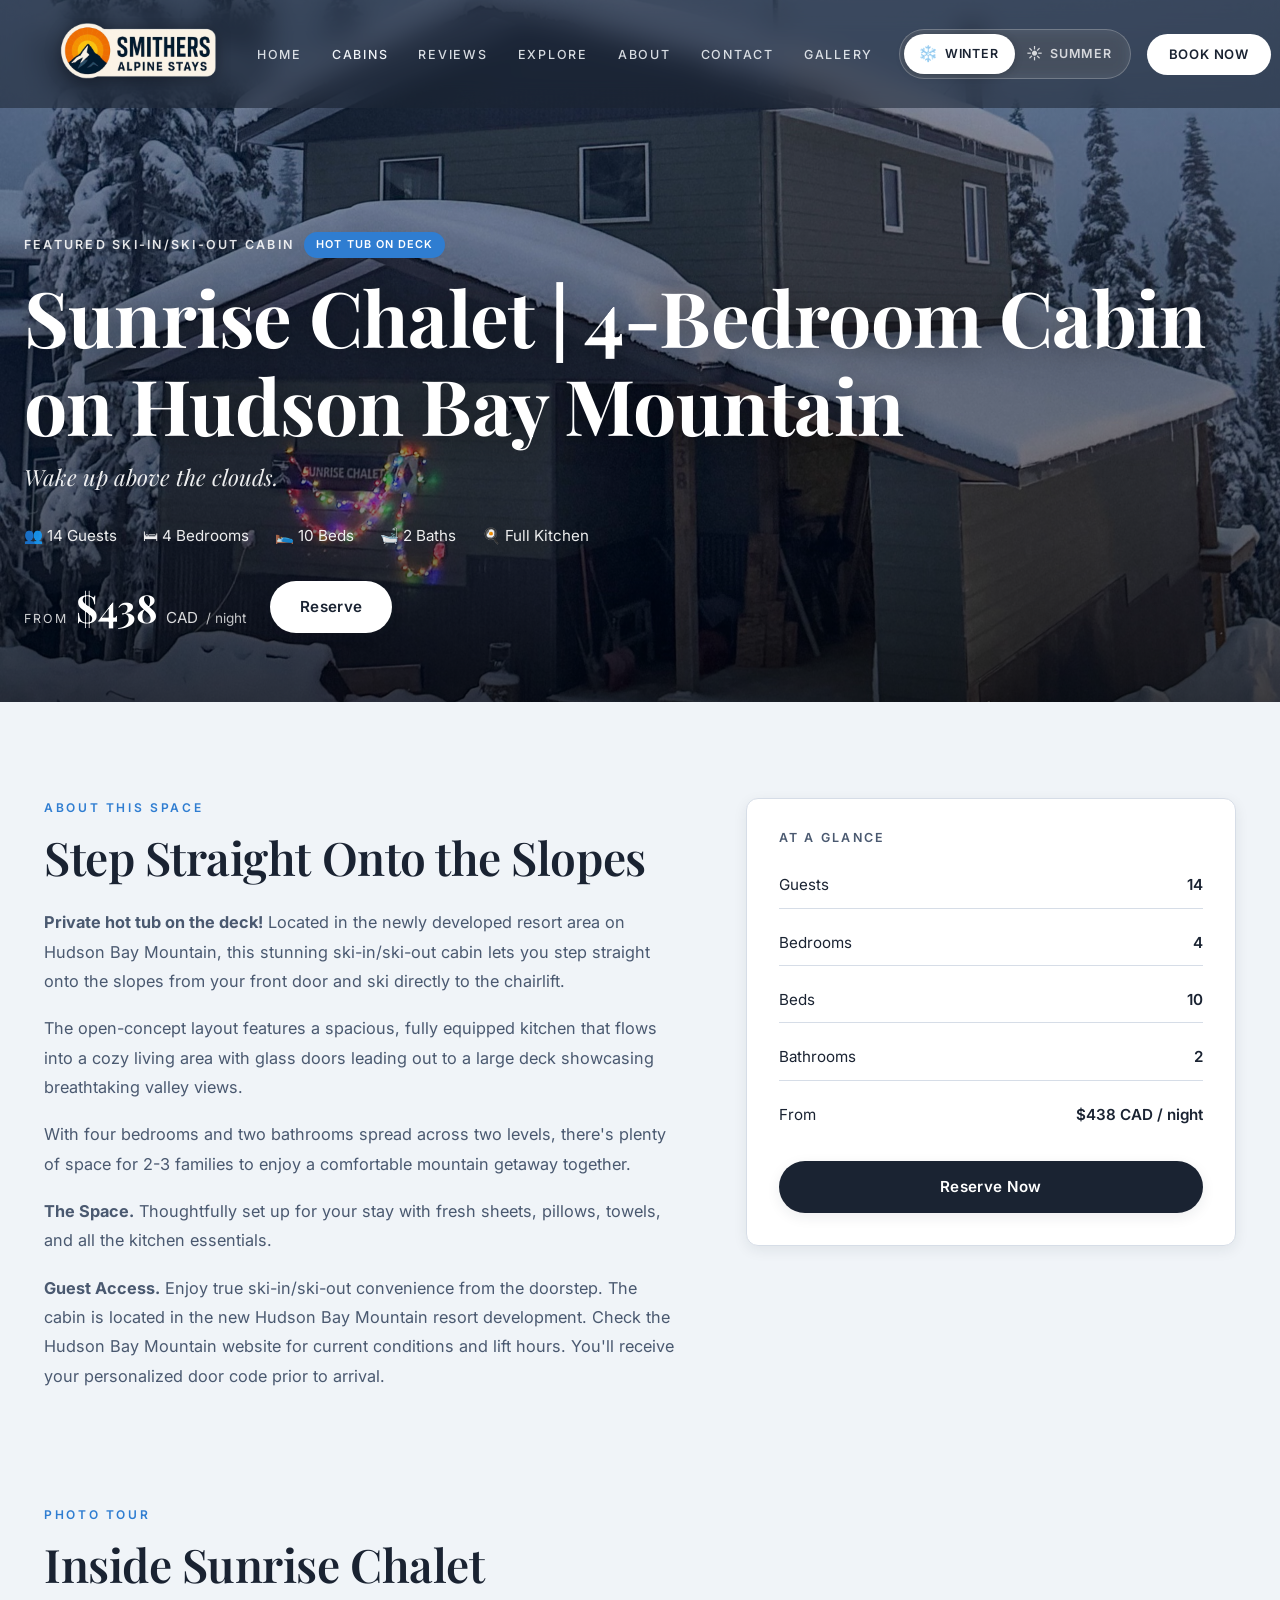
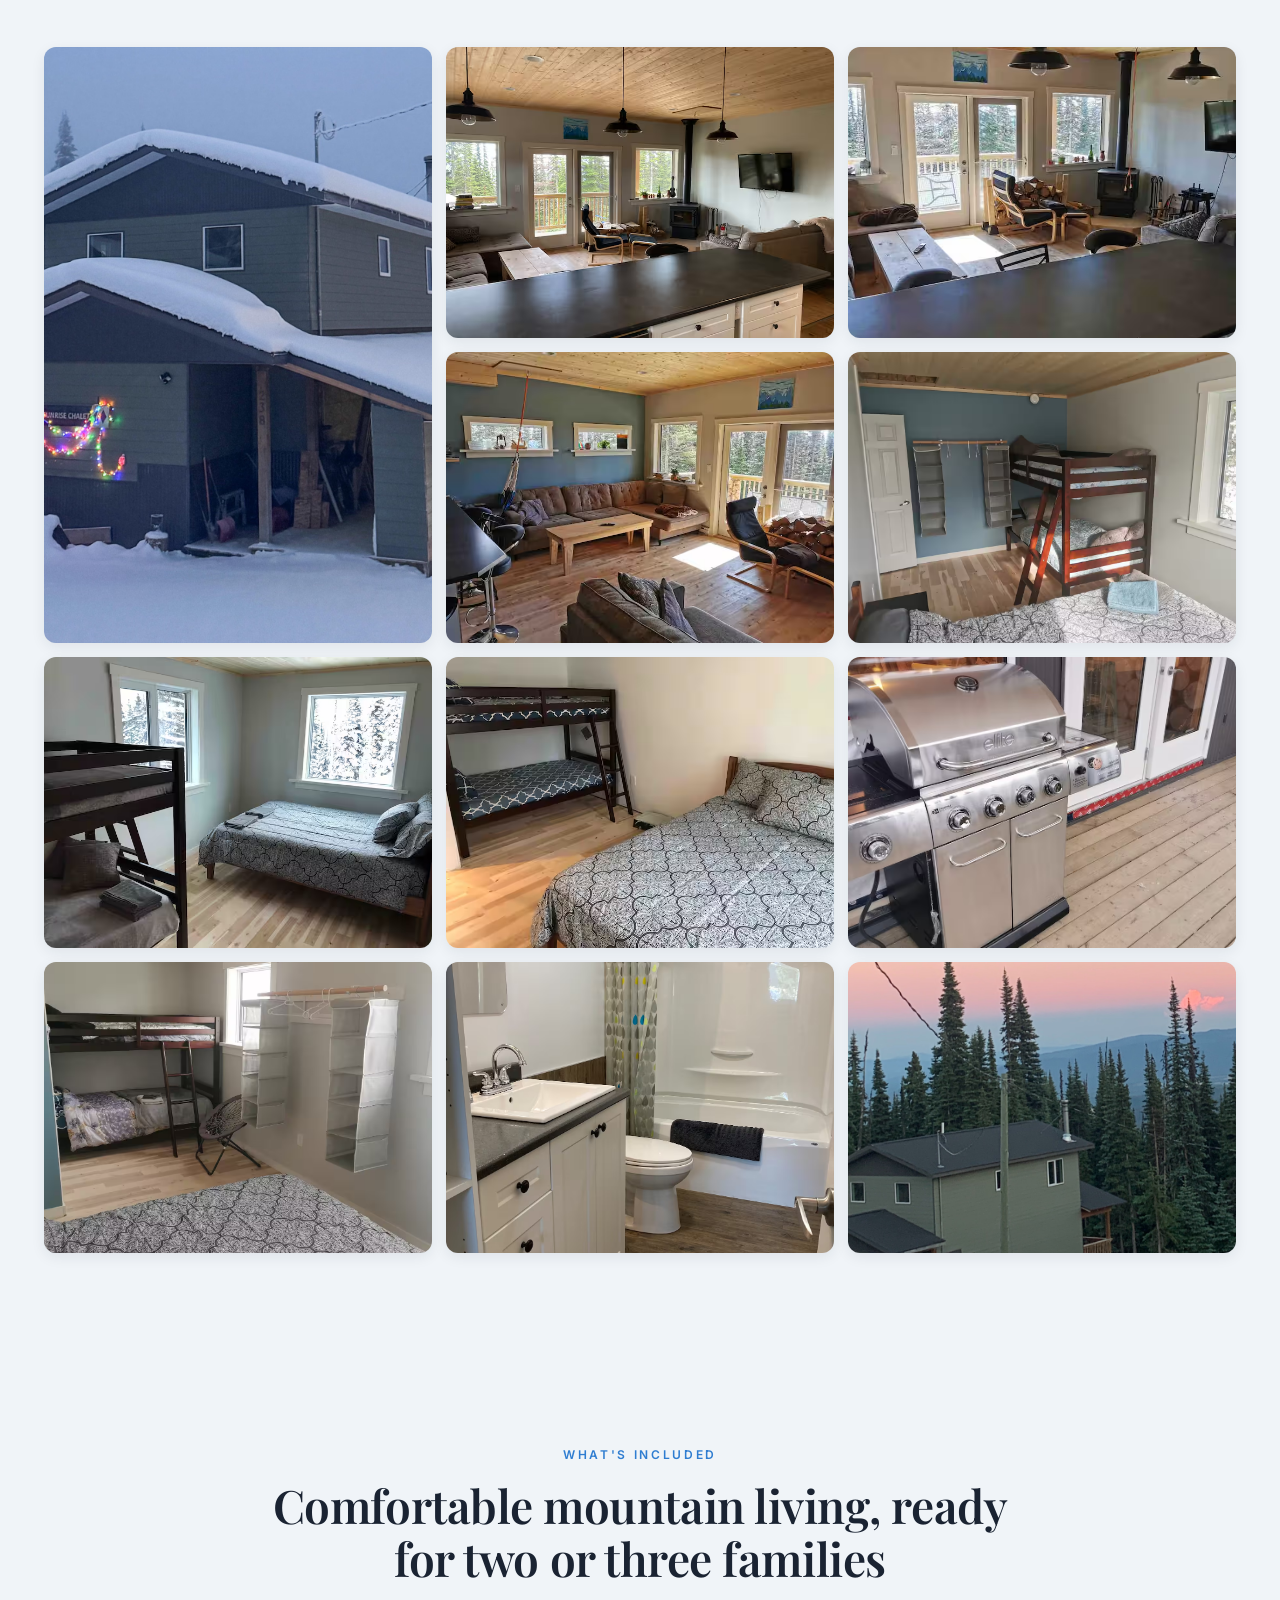
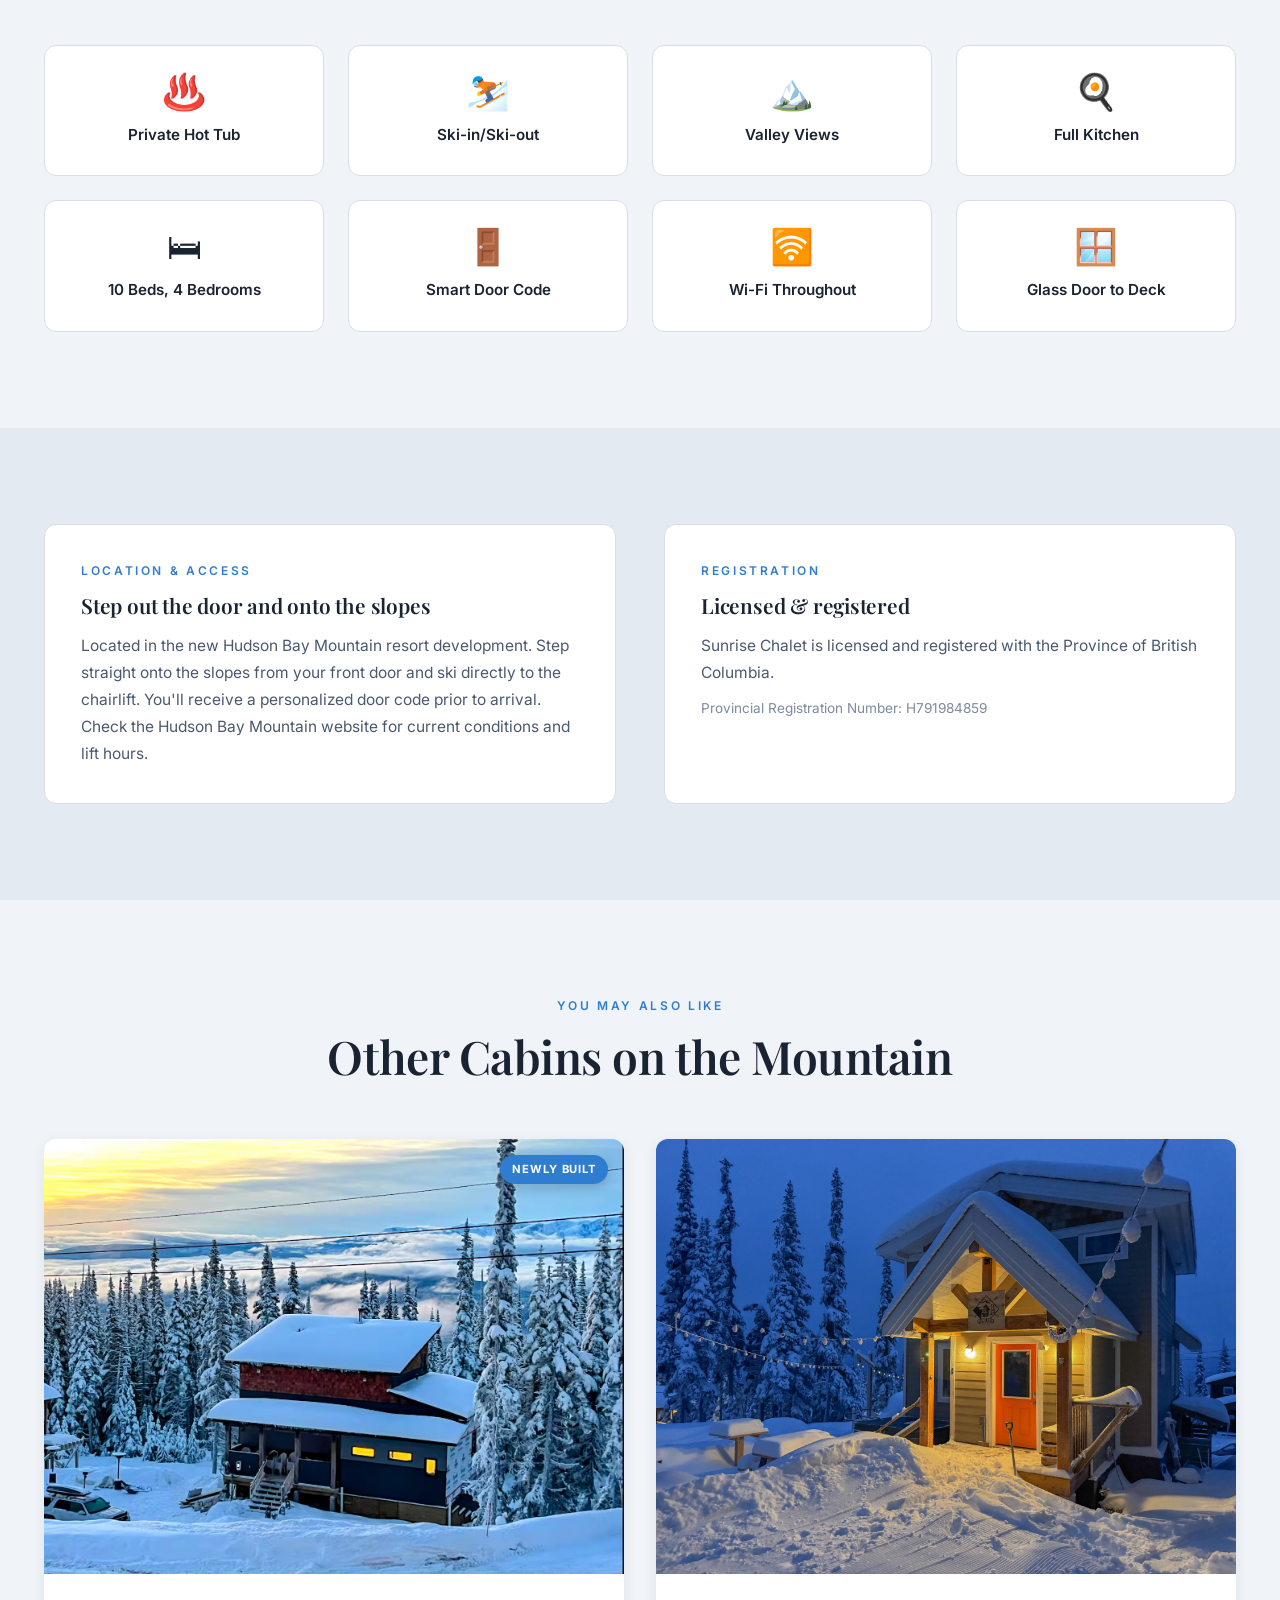
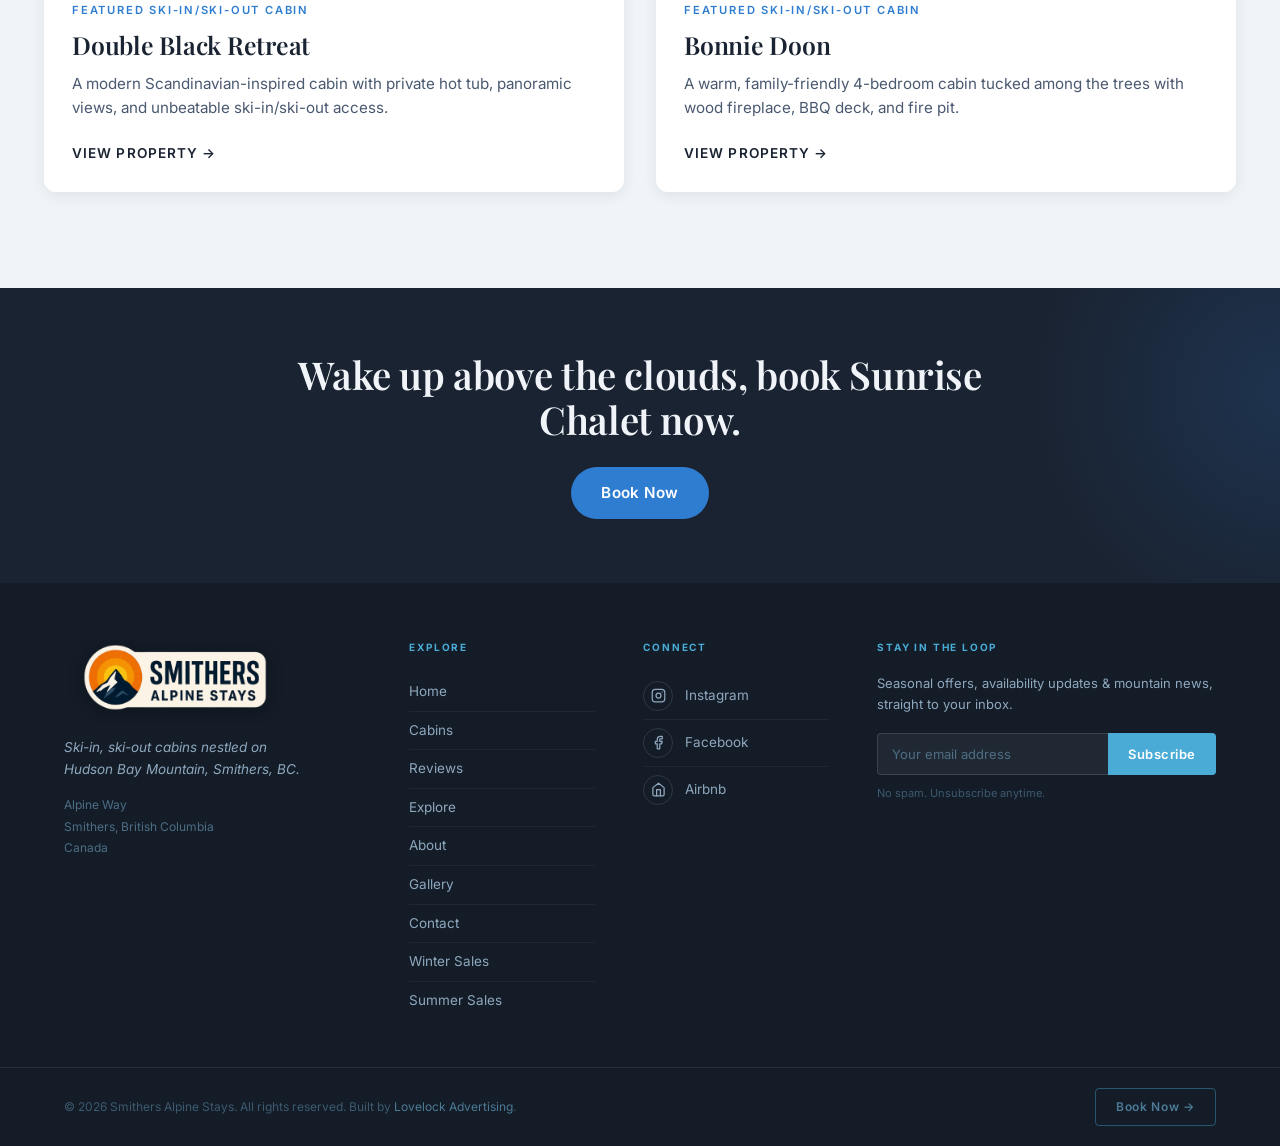
<file: sunrise-chalet.html>
<!DOCTYPE html>
<html lang="en">
<head>
<meta charset="UTF-8" />
<meta name="viewport" content="width=device-width, initial-scale=1.0" />
<link rel="icon" href="favicon.ico" sizes="any" />
<link rel="icon" type="image/png" sizes="32x32" href="favicon-32.png" />
<link rel="icon" type="image/png" sizes="16x16" href="favicon-16.png" />
<link rel="apple-touch-icon" sizes="180x180" href="apple-touch-icon.png" />
<link rel="canonical" href="https://www.smithersalpinestays.com/sunrise-chalet" />
<title>Sunrise Chalet | Mountain Cabin Rental, Smithers BC</title>
<meta name="description" content="Bright 4-bedroom ski-in/ski-out cabin with private hot tub and panoramic Bulkley Valley views. Reserve Sunrise Chalet on Hudson Bay Mountain today." />
<meta property="og:type" content="website" />
<meta property="og:site_name" content="Smithers Alpine Stays" />
<meta property="og:title" content="Sunrise Chalet | Mountain Cabin Rental, Smithers BC" />
<meta property="og:description" content="Bright 4-bedroom ski-in/ski-out cabin with private hot tub and panoramic Bulkley Valley views. Reserve Sunrise Chalet on Hudson Bay Mountain today." />
<meta property="og:url" content="https://www.smithersalpinestays.com/sunrise-chalet" />
<meta property="og:image" content="https://www.smithersalpinestays.com/images/og-image.jpg" />
<meta property="og:image:width" content="1200" />
<meta property="og:image:height" content="630" />
<meta property="og:locale" content="en_CA" />
<meta name="twitter:card" content="summary_large_image" />
<meta name="twitter:title" content="Sunrise Chalet | Mountain Cabin Rental, Smithers BC" />
<meta name="twitter:description" content="Bright 4-bedroom ski-in/ski-out cabin with private hot tub and panoramic Bulkley Valley views. Reserve Sunrise Chalet on Hudson Bay Mountain today." />
<meta name="twitter:image" content="https://www.smithersalpinestays.com/images/og-image.jpg" />
<link rel="preconnect" href="https://fonts.googleapis.com">
<link rel="preconnect" href="https://fonts.gstatic.com" crossorigin>
<link href="https://fonts.googleapis.com/css2?family=Inter:wght@400;500;600;700&family=Playfair+Display:wght@600;700&display=swap" rel="stylesheet">
<link rel="stylesheet" href="styles.css">
<style>
  .cabin-hero--sunrise { background-image: url('images/cabins/sunrise-chalet/hero-winter.avif'); }
</style>
<script>(function(){try{var s=sessionStorage.getItem('sas-season');if(s!=='winter'&&s!=='summer'){var m=new Date().getMonth();s=(m>=10||m<=3)?'winter':'summer';}document.documentElement.setAttribute('data-season',s);}catch(e){document.documentElement.setAttribute('data-season','winter');}})();</script>
<script type="application/ld+json">
{
  "@context": "https://schema.org",
  "@type": "LodgingBusiness",
  "name": "Smithers Alpine Stays",
  "description": "Ski-in/ski-out cabin rentals on Hudson Bay Mountain in Smithers, British Columbia. Three self-contained cabins for year-round mountain getaways.",
  "url": "https://www.smithersalpinestays.com/",
  "image": "https://www.smithersalpinestays.com/images/cabins/bonnie-doon/hero-winter.avif",
  "logo": "https://www.smithersalpinestays.com/images/logo.png",
  "email": "SmithersAlpineStays@gmail.com",
  "address": {
    "@type": "PostalAddress",
    "streetAddress": "Alpine Way",
    "addressLocality": "Smithers",
    "addressRegion": "BC",
    "postalCode": "V0J 2N0",
    "addressCountry": "CA"
  },
  "geo": {
    "@type": "GeoCoordinates",
    "latitude": 54.7843,
    "longitude": -127.295
  },
  "priceRange": "$$",
  "aggregateRating": {
    "@type": "AggregateRating",
    "ratingValue": "5",
    "reviewCount": "123",
    "bestRating": "5",
    "worstRating": "1"
  }
}
</script>
<script type="application/ld+json">
{
  "@context": "https://schema.org",
  "@type": "LodgingBusiness",
  "name": "Sunrise Chalet",
  "description": "4-bedroom ski-in/ski-out cabin sleeping 14 on Hudson Bay Mountain. Private hot tub, breathtaking Bulkley Valley views, open-concept kitchen and living area, and a large deck.",
  "url": "https://www.smithersalpinestays.com/sunrise-chalet",
  "image": "https://www.smithersalpinestays.com/images/cabins/sunrise-chalet/hero-winter.avif",
  "address": {
    "@type": "PostalAddress",
    "streetAddress": "Alpine Way",
    "addressLocality": "Smithers",
    "addressRegion": "BC",
    "postalCode": "V0J 2N0",
    "addressCountry": "CA"
  },
  "geo": {
    "@type": "GeoCoordinates",
    "latitude": 54.7843,
    "longitude": -127.295
  },
  "priceRange": "$$",
  "numberOfBedrooms": 4,
  "numberOfBathroomsTotal": 2,
  "occupancy": {
    "@type": "QuantitativeValue",
    "maxValue": 14
  },
  "amenityFeature": [
    {
      "@type": "LocationFeatureSpecification",
      "name": "Ski-in/Ski-out access",
      "value": true
    },
    {
      "@type": "LocationFeatureSpecification",
      "name": "Private hot tub",
      "value": true
    },
    {
      "@type": "LocationFeatureSpecification",
      "name": "Full kitchen",
      "value": true
    },
    {
      "@type": "LocationFeatureSpecification",
      "name": "Bulkley Valley views",
      "value": true
    },
    {
      "@type": "LocationFeatureSpecification",
      "name": "Large deck",
      "value": true
    }
  ],
  "parentOrganization": {
    "@type": "LodgingBusiness",
    "name": "Smithers Alpine Stays",
    "url": "https://www.smithersalpinestays.com/"
  }
}
</script>
<link rel="preload" as="image" href="images/cabins/sunrise-chalet/hero-winter.avif" fetchpriority="high" />
</head>
<body>

  <header class="nav" id="nav">
    <div class="container nav-inner">
      <a href="/" class="logo" aria-label="Smithers Alpine Stays, home">
        <img src="images/logo.png" alt="Smithers Alpine Stays" width="500" height="500" loading="eager" fetchpriority="high" />
      </a>
      <nav>
        <ul class="nav-links" id="navLinks">
          <li><a href="/">Home</a></li>
          <li><a href="/cabins" class="active">Cabins</a></li>
          <li><a href="/reviews">Reviews</a></li>
          <li><a href="/explore">Explore</a></li>
          <li><a href="/about">About</a></li>
          <li><a href="/contact">Contact</a></li>
          <li><a href="/gallery">Gallery</a></li>
        </ul>
      </nav>
      <div class="nav-actions">
        <div class="season-toggle" id="seasonToggle" role="switch" aria-checked="false" aria-label="Toggle between winter and summer themes" tabindex="0">
          <span class="season-toggle__slider" aria-hidden="true"></span>
          <span class="season-toggle__option season-toggle__option--winter" data-season="winter"><span class="emoji">❄️</span><span class="label">Winter</span></span>
          <span class="season-toggle__option season-toggle__option--summer" data-season="summer"><span class="emoji">☀️</span><span class="label">Summer</span></span>
        </div>
        <a href="https://secure.webrez.com/hotel/4262" target="_blank" rel="noopener" class="nav-book-btn">Book Now</a>
        <button class="hamburger" id="hamburger" aria-label="Toggle menu" aria-expanded="false"><span></span><span></span><span></span></button>
      </div>
    </div>
  </header>

  <section class="cabin-hero cabin-hero--sunrise">
    <div class="cabin-hero-inner">
      <div class="cabin-hero__eyebrow">
        Featured Ski-in/ski-out Cabin
        <span class="badge">Hot Tub on Deck</span>
      </div>
      <h1>Sunrise Chalet | 4-Bedroom Cabin on Hudson Bay Mountain</h1>
      <p class="cabin-hero__subtitle">Wake up above the clouds.</p>
      <div class="cabin-hero__meta">
        <span>👥 14 Guests</span>
        <span>🛏 4 Bedrooms</span>
        <span>🛌 10 Beds</span>
        <span>🛁 2 Baths</span>
        <span>🍳 Full Kitchen</span>
      </div>
      <div class="cabin-hero__cta">
        <div class="cabin-hero__price">
          <span class="from">From</span>
          <span class="amount">$438</span>
          <span class="currency">CAD</span>
          <span class="per">/ night</span>
        </div>
        <a href="https://secure.webrez.com/hotel/4262" target="_blank" rel="noopener" class="btn btn-light">Reserve</a>
      </div>
    </div>
  </section>

  <section>
    <div class="container">
      <div class="cabin-about">
        <div class="cabin-about__copy reveal">
          <span class="section-eyebrow">About This Space</span>
          <h2>Step Straight Onto the Slopes</h2>
          <p><strong>Private hot tub on the deck!</strong> Located in the newly developed resort area on Hudson Bay Mountain, this stunning ski-in/ski-out cabin lets you step straight onto the slopes from your front door and ski directly to the chairlift.</p>
          <p>The open-concept layout features a spacious, fully equipped kitchen that flows into a cozy living area with glass doors leading out to a large deck showcasing breathtaking valley views.</p>
          <p>With four bedrooms and two bathrooms spread across two levels, there's plenty of space for 2-3 families to enjoy a comfortable mountain getaway together.</p>
          <p><strong>The Space.</strong> Thoughtfully set up for your stay with fresh sheets, pillows, towels, and all the kitchen essentials.</p>
          <p><strong>Guest Access.</strong> Enjoy true ski-in/ski-out convenience from the doorstep. The cabin is located in the new Hudson Bay Mountain resort development. Check the Hudson Bay Mountain website for current conditions and lift hours. You'll receive your personalized door code prior to arrival.</p>
        </div>
        <aside class="cabin-about__sidebar reveal">
          <h3>At a Glance</h3>
          <ul>
            <li><span>Guests</span><strong>14</strong></li>
            <li><span>Bedrooms</span><strong>4</strong></li>
            <li><span>Beds</span><strong>10</strong></li>
            <li><span>Bathrooms</span><strong>2</strong></li>
            <li><span>From</span><strong>$438 CAD / night</strong></li>
          </ul>
          <a href="https://secure.webrez.com/hotel/4262" target="_blank" rel="noopener" class="btn btn-primary">Reserve Now</a>
        </aside>
      </div>
    </div>
  </section>

  <section style="padding-top: 0;">
    <div class="container">
      <div class="section-head reveal">
        <div>
          <span class="section-eyebrow">Photo Tour</span>
          <h2>Inside Sunrise Chalet</h2>
        </div>
      </div>
      <div class="cabin-gallery">
        <div class="cabin-gallery__item cabin-gallery__item--tall" data-lightbox style="background-image: url('images/cabins/sunrise-chalet/hero-winter.avif');"><img src="images/cabins/sunrise-chalet/hero-winter.avif" alt="Sunrise Chalet cabin exterior in winter on Hudson Bay Mountain" loading="lazy" style="display:none;" /></div>
        <div class="cabin-gallery__item" data-lightbox style="background-image: url('images/cabins/sunrise-chalet/interior-01.avif');"><img src="images/cabins/sunrise-chalet/interior-01.avif" alt="Sunrise Chalet cabin interior" loading="lazy" style="display:none;" /></div>
        <div class="cabin-gallery__item" data-lightbox style="background-image: url('images/cabins/sunrise-chalet/interior-02-living.avif');"><img src="images/cabins/sunrise-chalet/interior-02-living.avif" alt="Sunrise Chalet cabin living area" loading="lazy" style="display:none;" /></div>
        <div class="cabin-gallery__item" data-lightbox style="background-image: url('images/cabins/sunrise-chalet/interior-03-kitchen.avif');"><img src="images/cabins/sunrise-chalet/interior-03-kitchen.avif" alt="Sunrise Chalet cabin kitchen, fully equipped" loading="lazy" style="display:none;" /></div>
        <div class="cabin-gallery__item" data-lightbox style="background-image: url('images/cabins/sunrise-chalet/interior-04-dining.avif');"><img src="images/cabins/sunrise-chalet/interior-04-dining.avif" alt="Sunrise Chalet cabin dining area" loading="lazy" style="display:none;" /></div>
        <div class="cabin-gallery__item" data-lightbox style="background-image: url('images/cabins/sunrise-chalet/interior-06-bedroom.avif');"><img src="images/cabins/sunrise-chalet/interior-06-bedroom.avif" alt="Sunrise Chalet cabin bedroom" loading="lazy" style="display:none;" /></div>
        <div class="cabin-gallery__item" data-lightbox style="background-image: url('images/cabins/sunrise-chalet/interior-07-view.avif');"><img src="images/cabins/sunrise-chalet/interior-07-view.avif" alt="View from Sunrise Chalet cabin on Hudson Bay Mountain" loading="lazy" style="display:none;" /></div>
        <div class="cabin-gallery__item" data-lightbox style="background-image: url('images/cabins/sunrise-chalet/interior-09-deck.avif');"><img src="images/cabins/sunrise-chalet/interior-09-deck.avif" alt="Sunrise Chalet cabin deck with mountain views" loading="lazy" style="display:none;" /></div>
        <div class="cabin-gallery__item" data-lightbox style="background-image: url('images/cabins/sunrise-chalet/interior-05.avif');"><img src="images/cabins/sunrise-chalet/interior-05.avif" alt="Sunrise Chalet cabin interior" loading="lazy" style="display:none;" /></div>
        <div class="cabin-gallery__item" data-lightbox style="background-image: url('images/cabins/sunrise-chalet/interior-08-detail.avif');"><img src="images/cabins/sunrise-chalet/interior-08-detail.avif" alt="Interior detail at Sunrise Chalet cabin" loading="lazy" style="display:none;" /></div>
        <div class="cabin-gallery__item" data-lightbox style="background-image: url('images/cabins/sunrise-chalet/summer.avif');"><img src="images/cabins/sunrise-chalet/summer.avif" alt="Sunrise Chalet cabin in summer on Hudson Bay Mountain" loading="lazy" style="display:none;" /></div>
      </div>
    </div>
  </section>

  <section id="amenities">
    <div class="container">
      <div class="amenities-head reveal">
        <span class="section-eyebrow">What's Included</span>
        <h2>Comfortable mountain living, ready for two or three families</h2>
      </div>
      <div class="amenities-grid">
        <div class="amenity reveal"><div class="amenity__icon">♨️</div><div class="amenity__name">Private Hot Tub</div></div>
        <div class="amenity reveal"><div class="amenity__icon">⛷️</div><div class="amenity__name">Ski-in/Ski-out</div></div>
        <div class="amenity reveal"><div class="amenity__icon">🏔️</div><div class="amenity__name">Valley Views</div></div>
        <div class="amenity reveal"><div class="amenity__icon">🍳</div><div class="amenity__name">Full Kitchen</div></div>
        <div class="amenity reveal"><div class="amenity__icon">🛏</div><div class="amenity__name">10 Beds, 4 Bedrooms</div></div>
        <div class="amenity reveal"><div class="amenity__icon">🚪</div><div class="amenity__name">Smart Door Code</div></div>
        <div class="amenity reveal"><div class="amenity__icon">🛜</div><div class="amenity__name">Wi-Fi Throughout</div></div>
        <div class="amenity reveal"><div class="amenity__icon">🪟</div><div class="amenity__name">Glass Door to Deck</div></div>
      </div>
    </div>
  </section>

  <section style="background: var(--color-bg-alt); transition: background-color var(--t-base);">
    <div class="container">
      <div class="cabin-info-grid">
        <div class="cabin-info-block reveal">
          <span class="section-eyebrow">Location &amp; Access</span>
          <h3>Step out the door and onto the slopes</h3>
          <p>Located in the new Hudson Bay Mountain resort development. Step straight onto the slopes from your front door and ski directly to the chairlift. You'll receive a personalized door code prior to arrival. Check the Hudson Bay Mountain website for current conditions and lift hours.</p>
        </div>
        <div class="cabin-info-block reveal">
          <span class="section-eyebrow">Registration</span>
          <h3>Licensed &amp; registered</h3>
          <p>Sunrise Chalet is licensed and registered with the Province of British Columbia.</p>
          <span class="reg">Provincial Registration Number: H791984859</span>
        </div>
      </div>
    </div>
  </section>

  <section>
    <div class="container">
      <div class="section-head section-head--center reveal">
        <div>
          <span class="section-eyebrow">You May Also Like</span>
          <h2>Other Cabins on the Mountain</h2>
        </div>
      </div>
      <div class="related-cabins-grid">
        <article class="cabin-card cabin-card--fixed cabin-card--double-black reveal">
          <div class="cabin-card__media">
            <div class="cabin-card__photo" role="img" aria-label="Double Black Retreat exterior"></div>
            <span class="cabin-card__badge">Newly Built</span>
          </div>
          <div class="cabin-card__body">
            <span class="cabin-card__tag">Featured Ski-in/ski-out Cabin</span>
            <h3>Double Black Retreat</h3>
            <p>A modern Scandinavian-inspired cabin with private hot tub, panoramic views, and unbeatable ski-in/ski-out access.</p>
            <a href="/double-black" class="link-arrow">View Property →</a>
          </div>
        </article>
        <article class="cabin-card cabin-card--fixed cabin-card--bonnie reveal">
          <div class="cabin-card__media">
            <div class="cabin-card__photo" role="img" aria-label="Bonnie Doon exterior"></div>
          </div>
          <div class="cabin-card__body">
            <span class="cabin-card__tag">Featured Ski-in/ski-out Cabin</span>
            <h3>Bonnie Doon</h3>
            <p>A warm, family-friendly 4-bedroom cabin tucked among the trees with wood fireplace, BBQ deck, and fire pit.</p>
            <a href="/bonnie-doon" class="link-arrow">View Property →</a>
          </div>
        </article>
      </div>
    </div>
  </section>

  <section class="urgency">
    <div class="container urgency-inner reveal">
      <h2>Wake up above the clouds, book Sunrise Chalet now.</h2>
      <a href="https://secure.webrez.com/hotel/4262" target="_blank" rel="noopener" class="btn">Book Now</a>
    </div>
  </section>

  <footer class="sas-footer">
    <div class="sas-footer-main">

      <div>
        <a class="sas-footer-logo" href="/">
          <img src="images/logo.png" alt="Smithers Alpine Stays" width="500" height="500" loading="lazy" />
        </a>
        <p class="sas-footer-tagline">Ski-in, ski-out cabins nestled on<br>Hudson Bay Mountain, Smithers, BC.</p>
        <address class="sas-footer-address">
          Alpine Way<br>
          Smithers, British Columbia<br>
          Canada
        </address>
      </div>

      <div>
        <p class="sas-footer-col-heading">Explore</p>
        <ul class="sas-footer-nav">
          <li><a href="/">Home <span class="sas-arrow">&rsaquo;</span></a></li>
          <li><a href="/cabins">Cabins <span class="sas-arrow">&rsaquo;</span></a></li>
          <li><a href="/reviews">Reviews <span class="sas-arrow">&rsaquo;</span></a></li>
          <li><a href="/explore">Explore <span class="sas-arrow">&rsaquo;</span></a></li>
          <li><a href="/about">About <span class="sas-arrow">&rsaquo;</span></a></li>
          <li><a href="/gallery">Gallery <span class="sas-arrow">&rsaquo;</span></a></li>
          <li><a href="/contact">Contact <span class="sas-arrow">&rsaquo;</span></a></li>
          <li><a href="/winter-sales">Winter Sales <span class="sas-arrow">&rsaquo;</span></a></li>
          <li><a href="/summer-sales">Summer Sales <span class="sas-arrow">&rsaquo;</span></a></li>
        </ul>
      </div>

      <div>
        <p class="sas-footer-col-heading">Connect</p>
        <ul class="sas-footer-connect">
          <li>
            <a href="https://www.instagram.com/smithersalpinestays?igsh=djlueGt5MG1nbWk=" target="_blank" rel="noopener">
              <span class="sas-connect-icon">
                <svg width="15" height="15" viewBox="0 0 24 24" fill="none" stroke="currentColor" stroke-width="2" stroke-linecap="round" stroke-linejoin="round">
                  <rect x="2" y="2" width="20" height="20" rx="5"/>
                  <circle cx="12" cy="12" r="4"/>
                  <circle cx="17.5" cy="6.5" r="1" fill="currentColor" stroke="none"/>
                </svg>
              </span>
              Instagram
            </a>
          </li>
          <li>
            <a href="https://www.facebook.com/share/1DURParRTo/?mibextid=wwXIfr" target="_blank" rel="noopener">
              <span class="sas-connect-icon">
                <svg width="15" height="15" viewBox="0 0 24 24" fill="none" stroke="currentColor" stroke-width="2" stroke-linecap="round" stroke-linejoin="round">
                  <path d="M18 2h-3a5 5 0 0 0-5 5v3H7v4h3v8h4v-8h3l1-4h-4V7a1 1 0 0 1 1-1h3z"/>
                </svg>
              </span>
              Facebook
            </a>
          </li>
          <li>
            <a href="https://www.airbnb.com.au/rooms/21594320?guests=1&amp;adults=1&amp;s=67&amp;unique_share_id=6e5dc900-5e08-4abf-ae2c-c49604d63402" target="_blank" rel="noopener">
              <span class="sas-connect-icon">
                <svg width="15" height="15" viewBox="0 0 24 24" fill="none" stroke="currentColor" stroke-width="2" stroke-linecap="round" stroke-linejoin="round">
                  <path d="M3 9l9-7 9 7v11a2 2 0 0 1-2 2H5a2 2 0 0 1-2-2z"/>
                  <polyline points="9 22 9 12 15 12 15 22"/>
                </svg>
              </span>
              Airbnb
            </a>
          </li>
        </ul>
      </div>

      <div>
        <p class="sas-footer-col-heading">Stay in the loop</p>
        <p class="sas-subscribe-copy">Seasonal offers, availability updates &amp; mountain news, straight to your inbox.</p>
        <div class="sas-subscribe-row">
          <input class="sas-subscribe-input" type="email" placeholder="Your email address" aria-label="Email address" />
          <button class="sas-subscribe-btn" type="button">Subscribe</button>
        </div>
        <p class="sas-subscribe-note">No spam. Unsubscribe anytime.</p>
      </div>

    </div>

    <div class="sas-footer-bar">
      <p>&copy; 2026 Smithers Alpine Stays. All rights reserved. Built by <a href="https://lovelockadvertising.com" target="_blank" rel="noopener">Lovelock Advertising</a>.</p>
      <a class="sas-footer-book-btn" href="https://secure.webrez.com/hotel/4262" target="_blank" rel="noopener">Book Now &rarr;</a>
    </div>
  </footer>

<script src="main.js"></script>
</body>
</html>
</file>
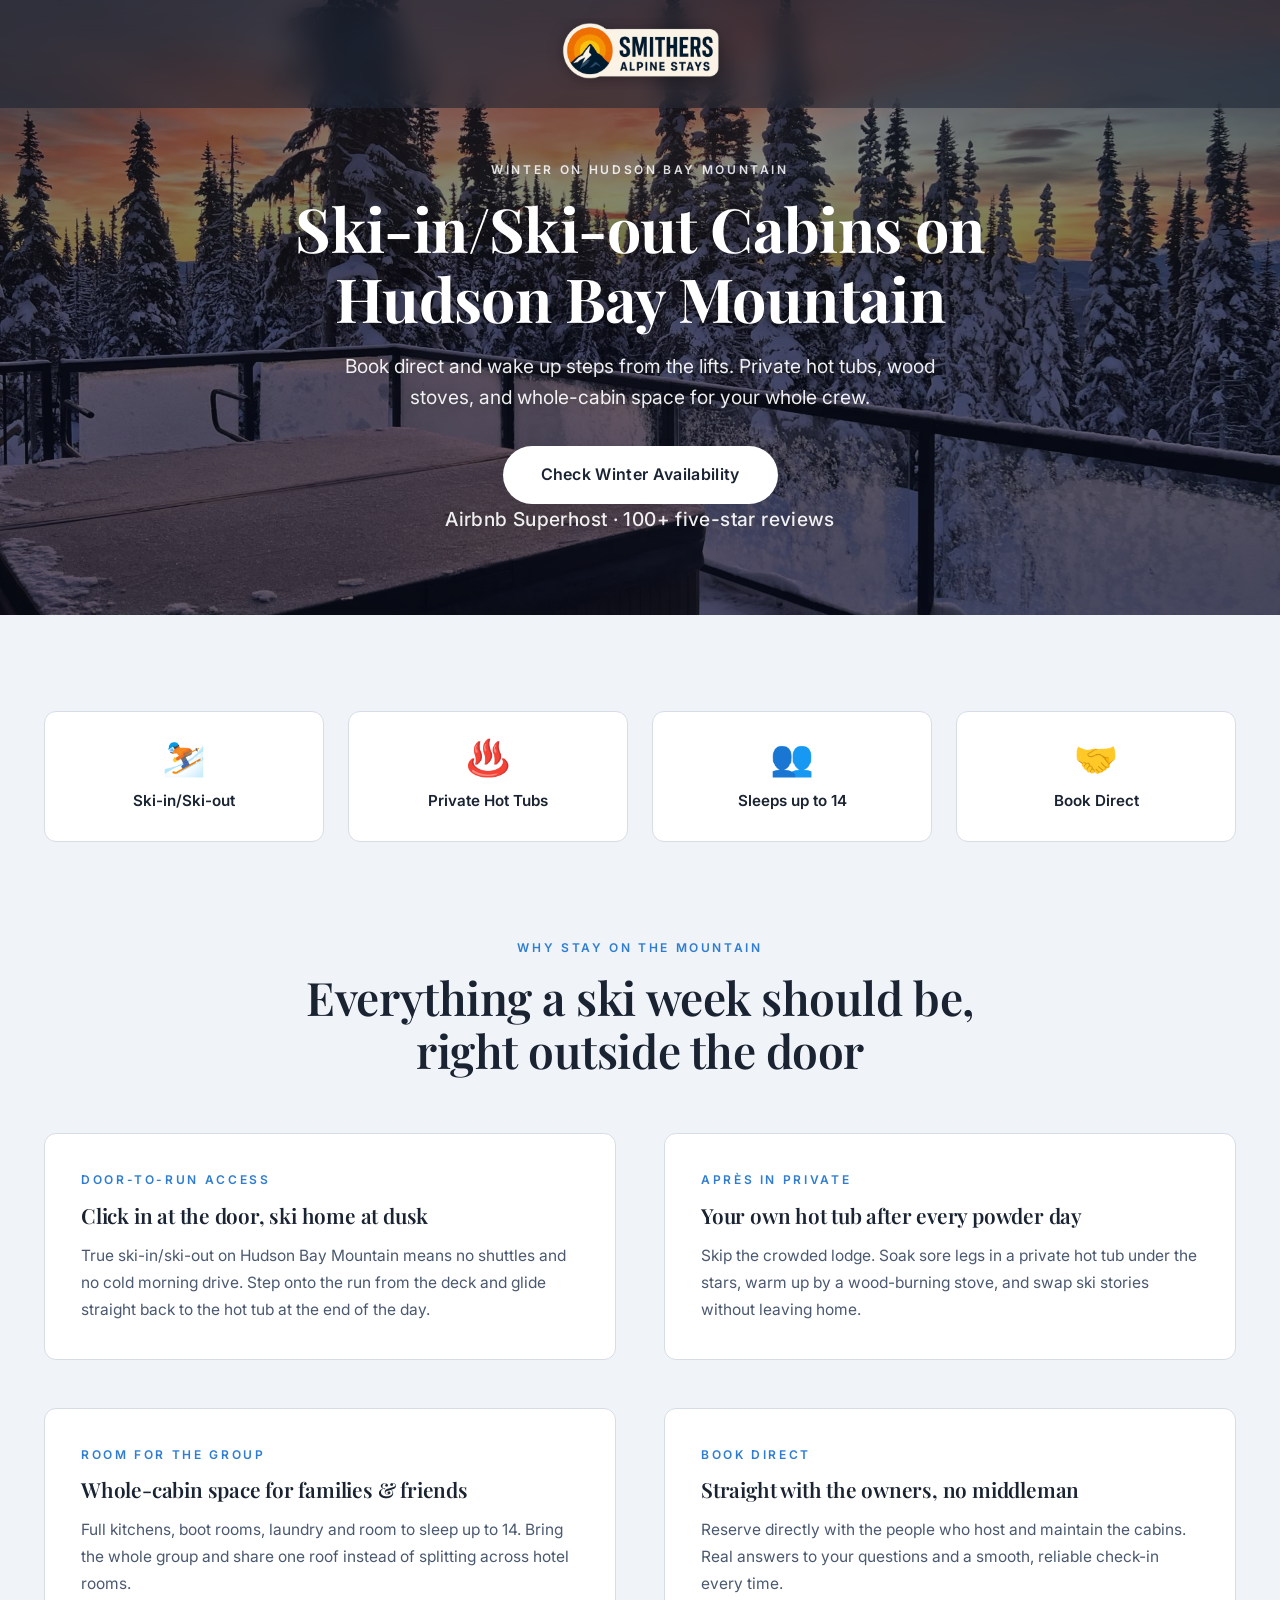
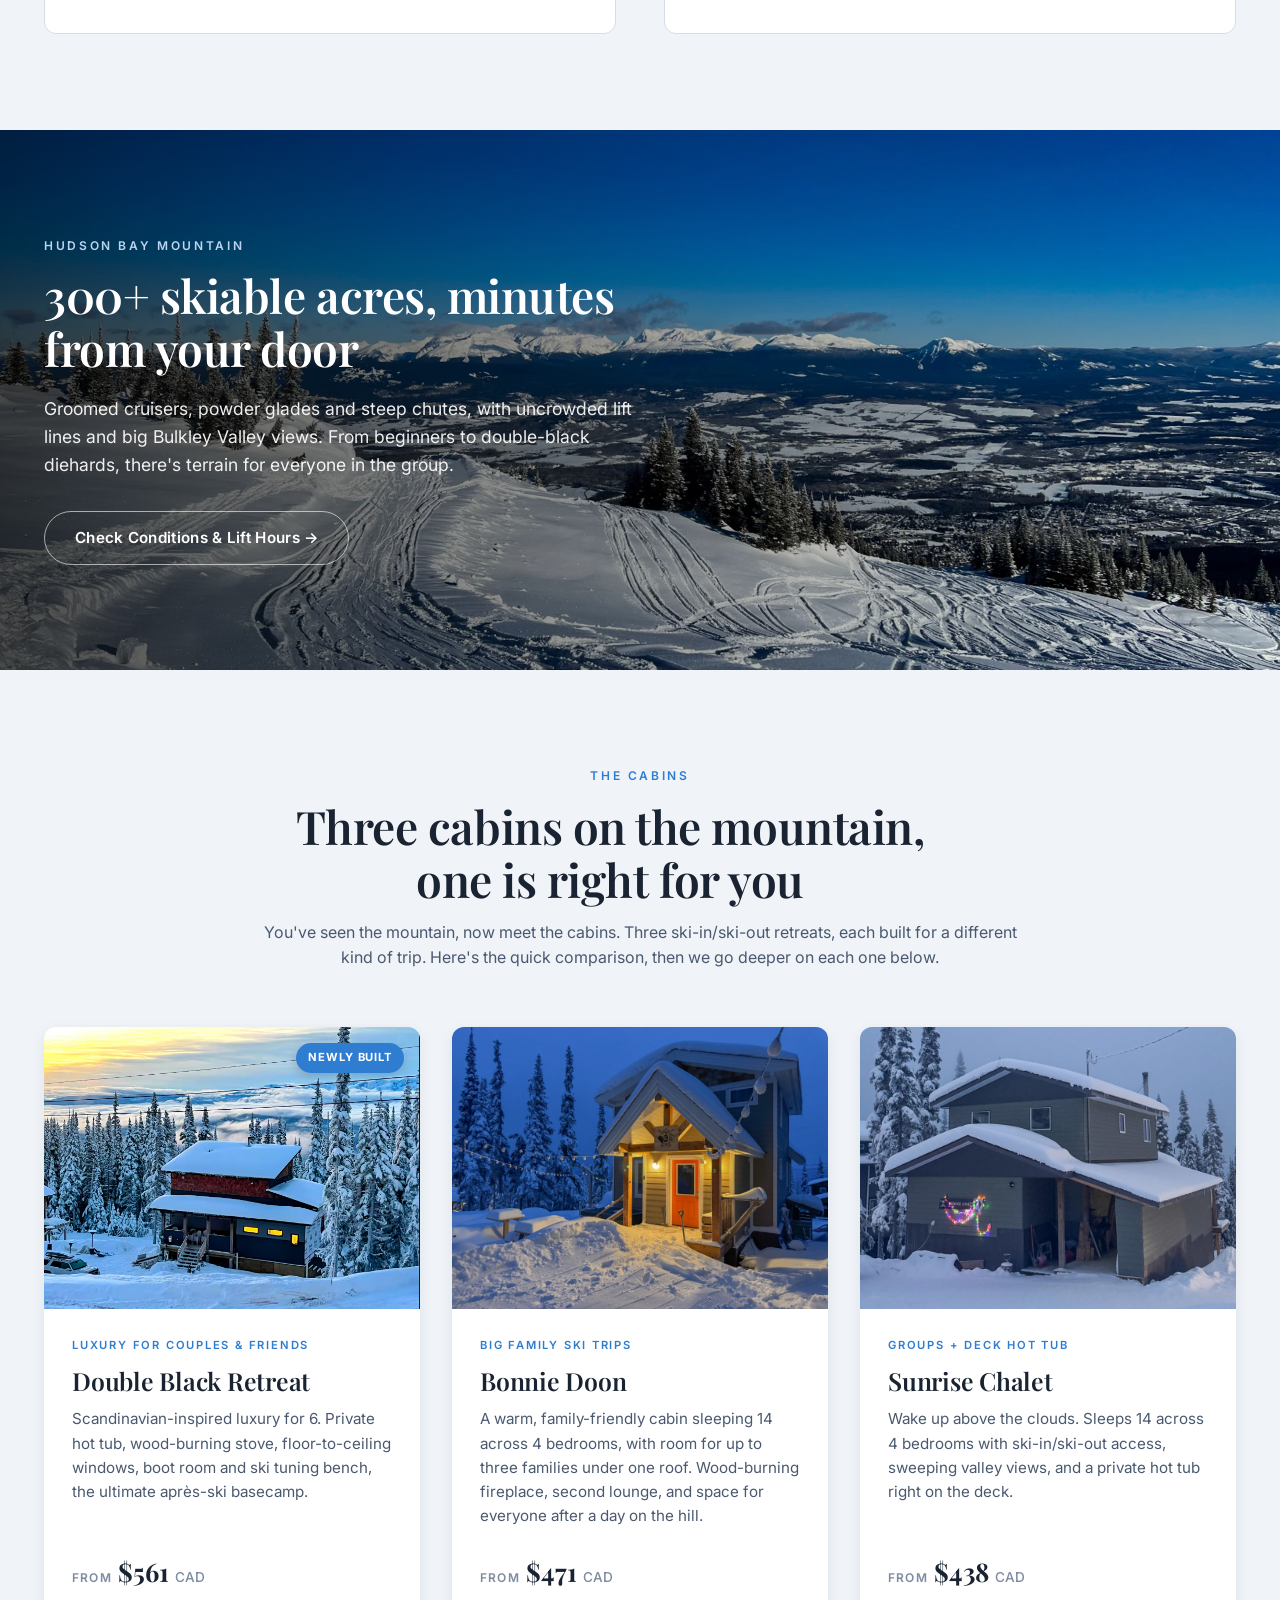
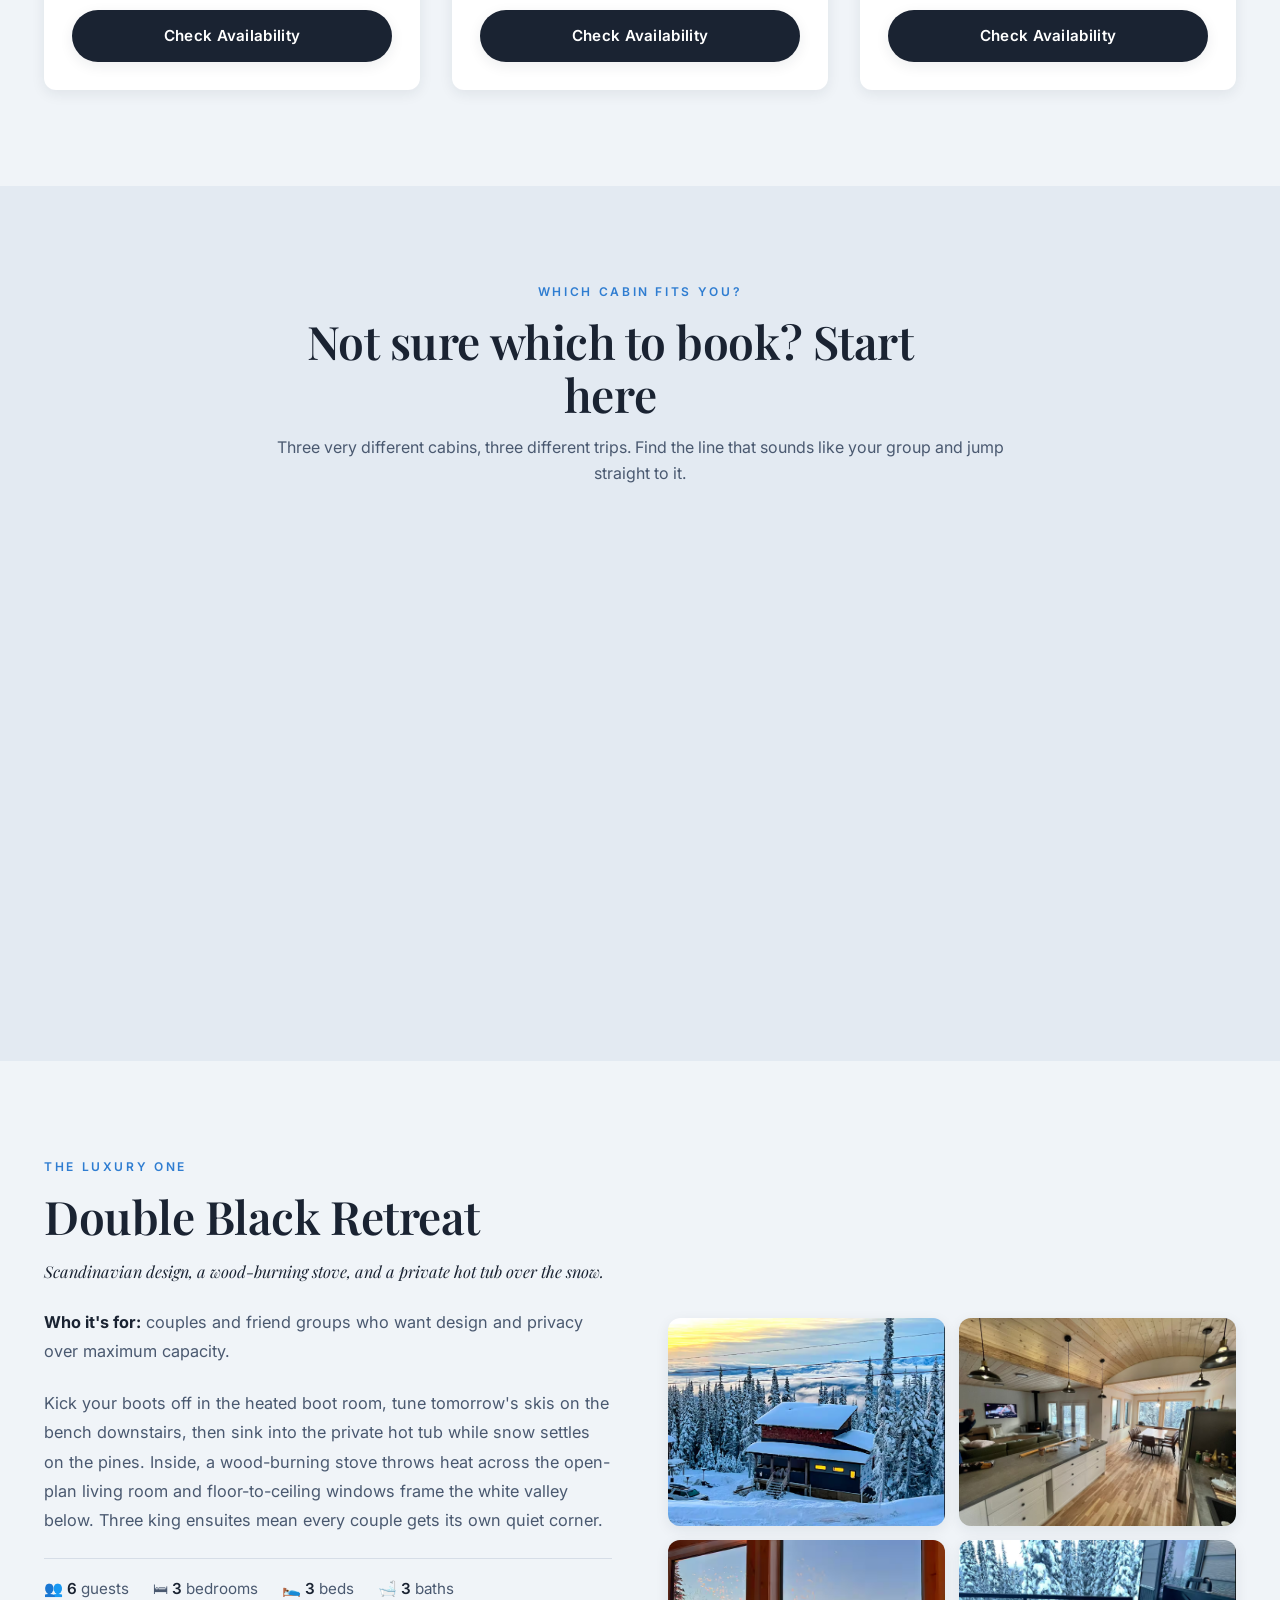
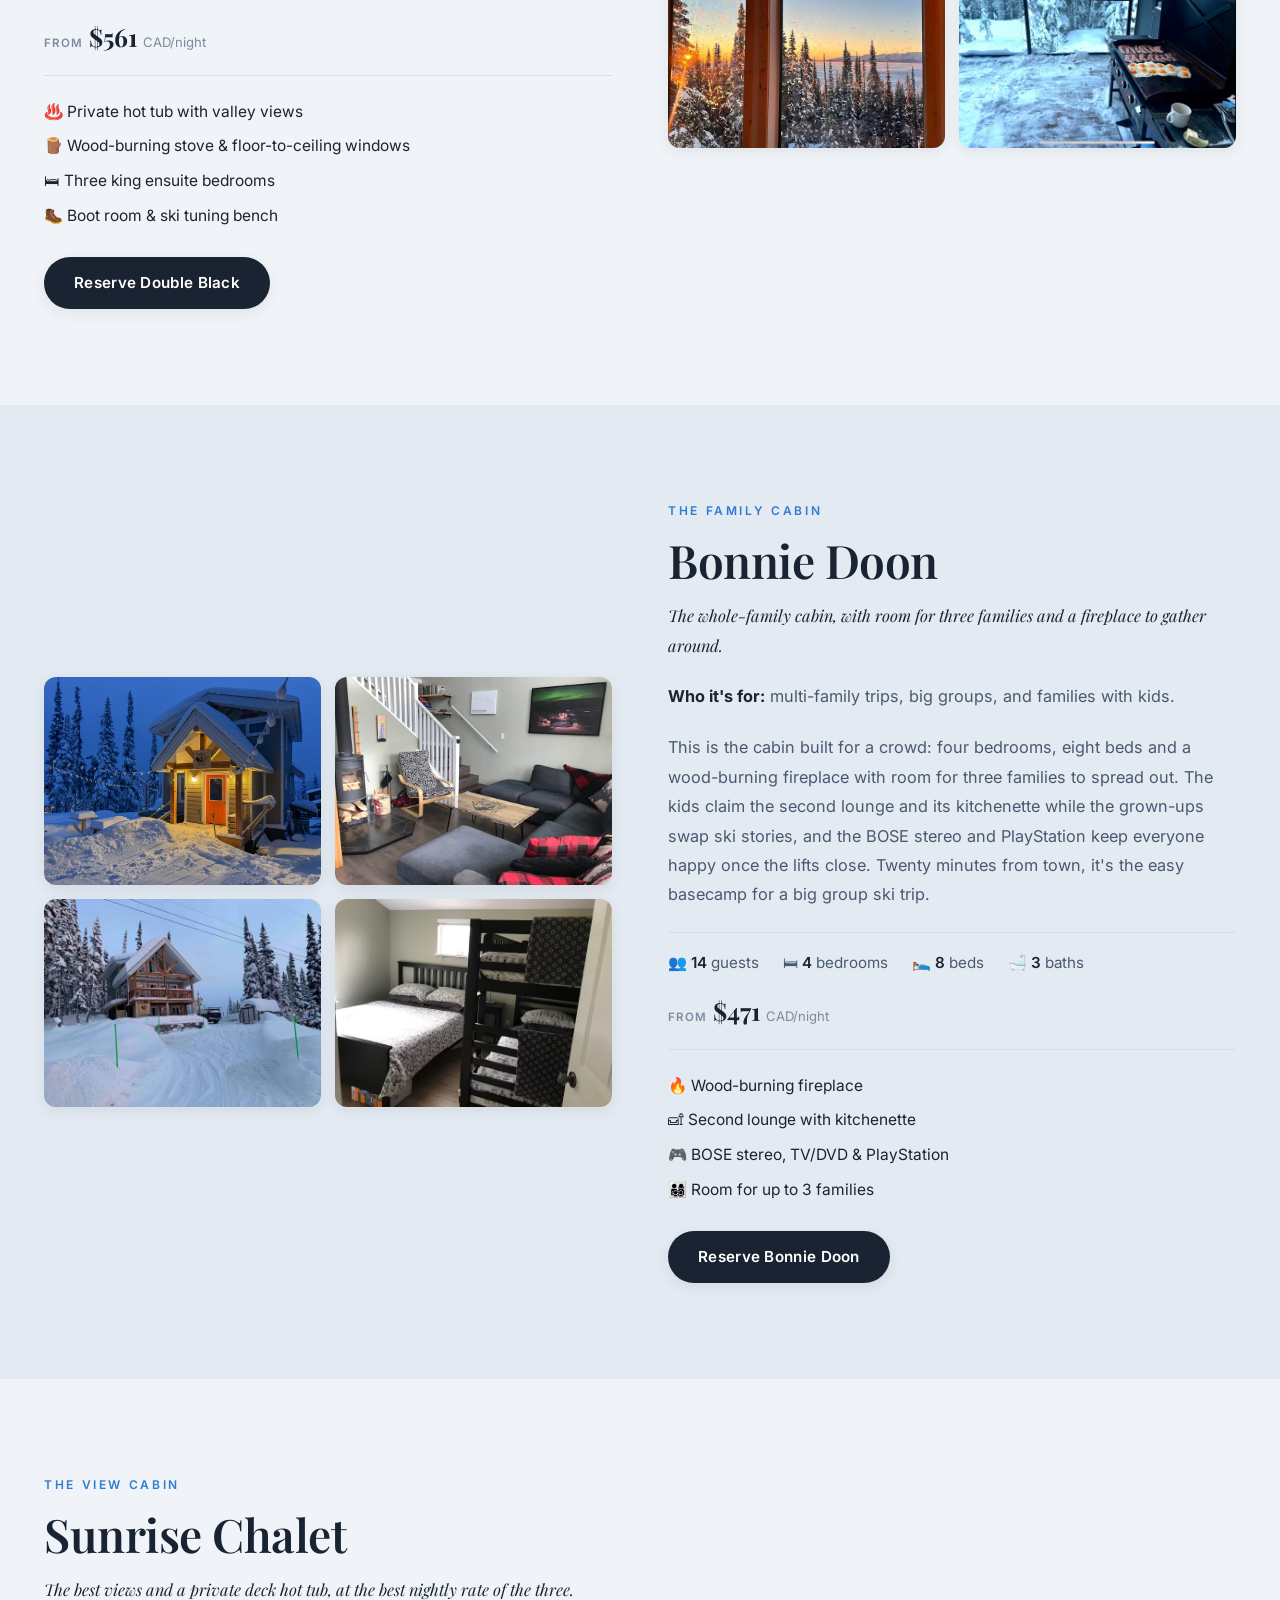
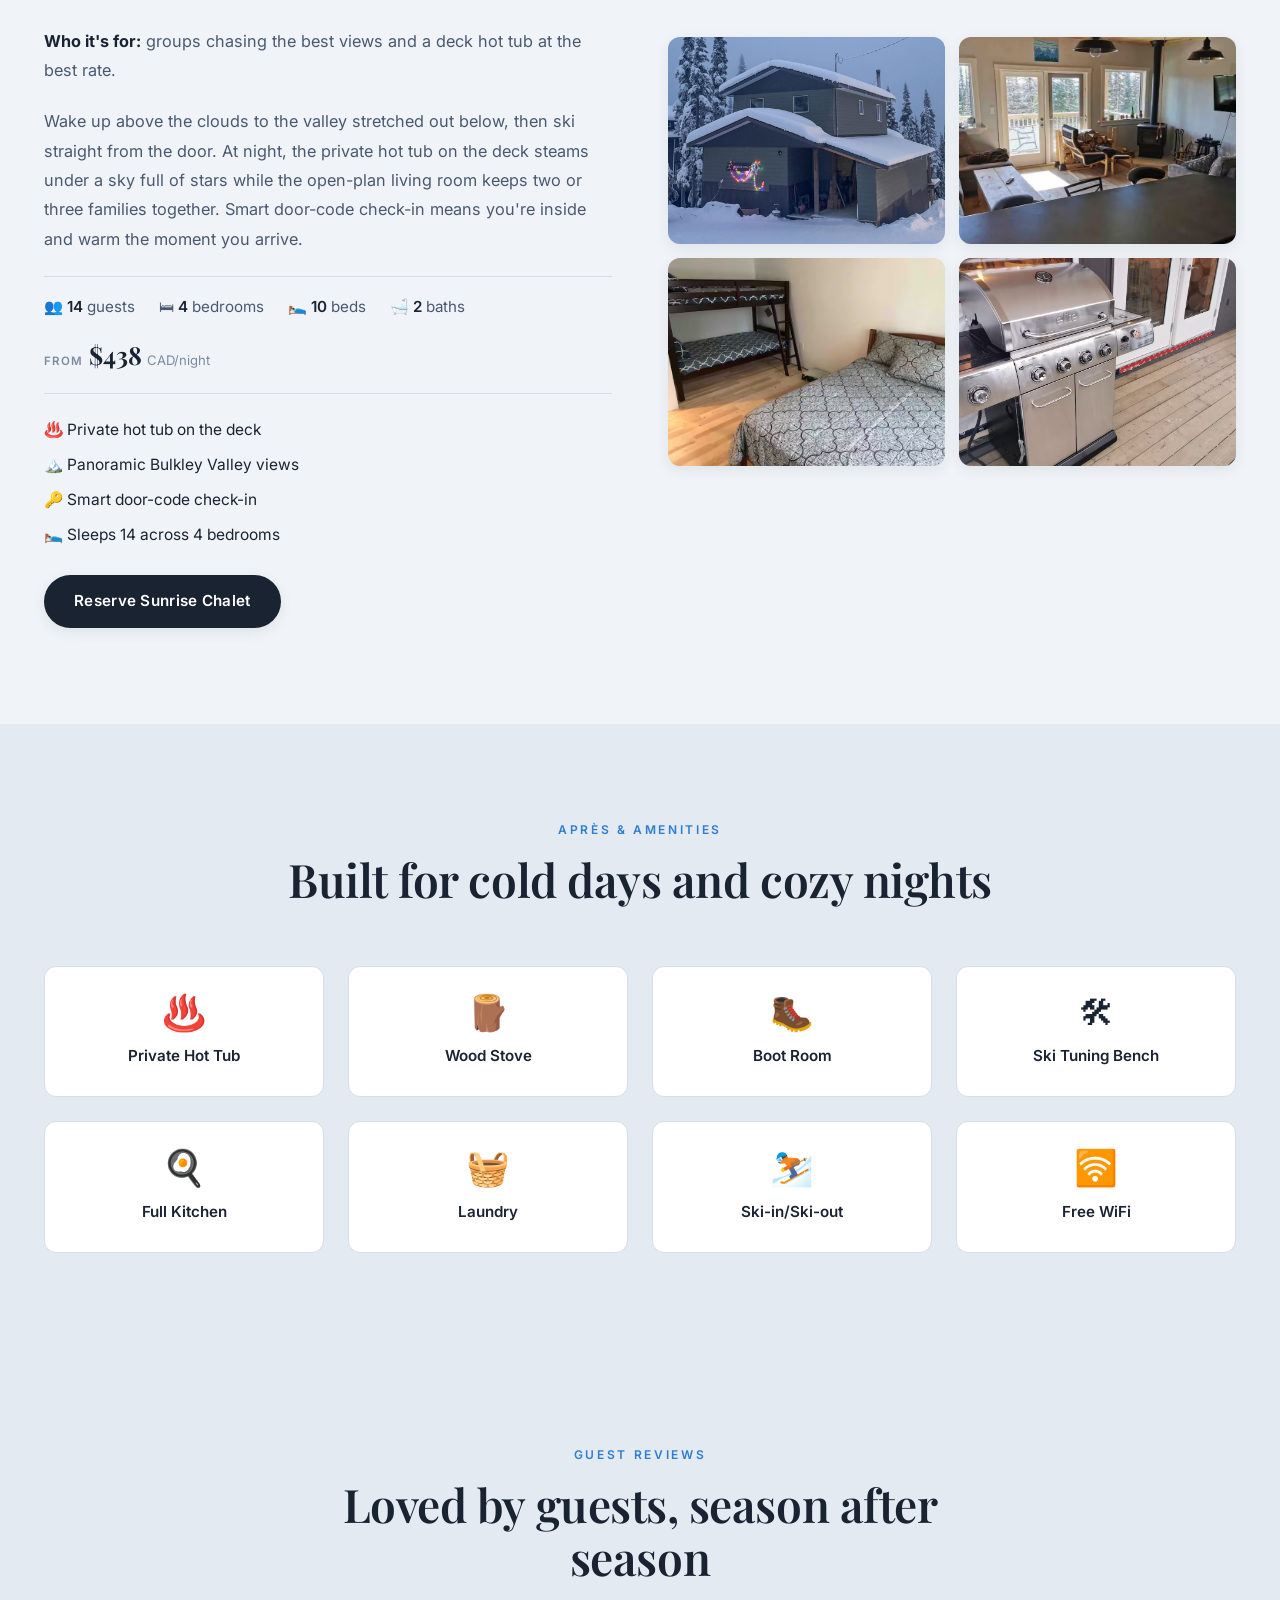
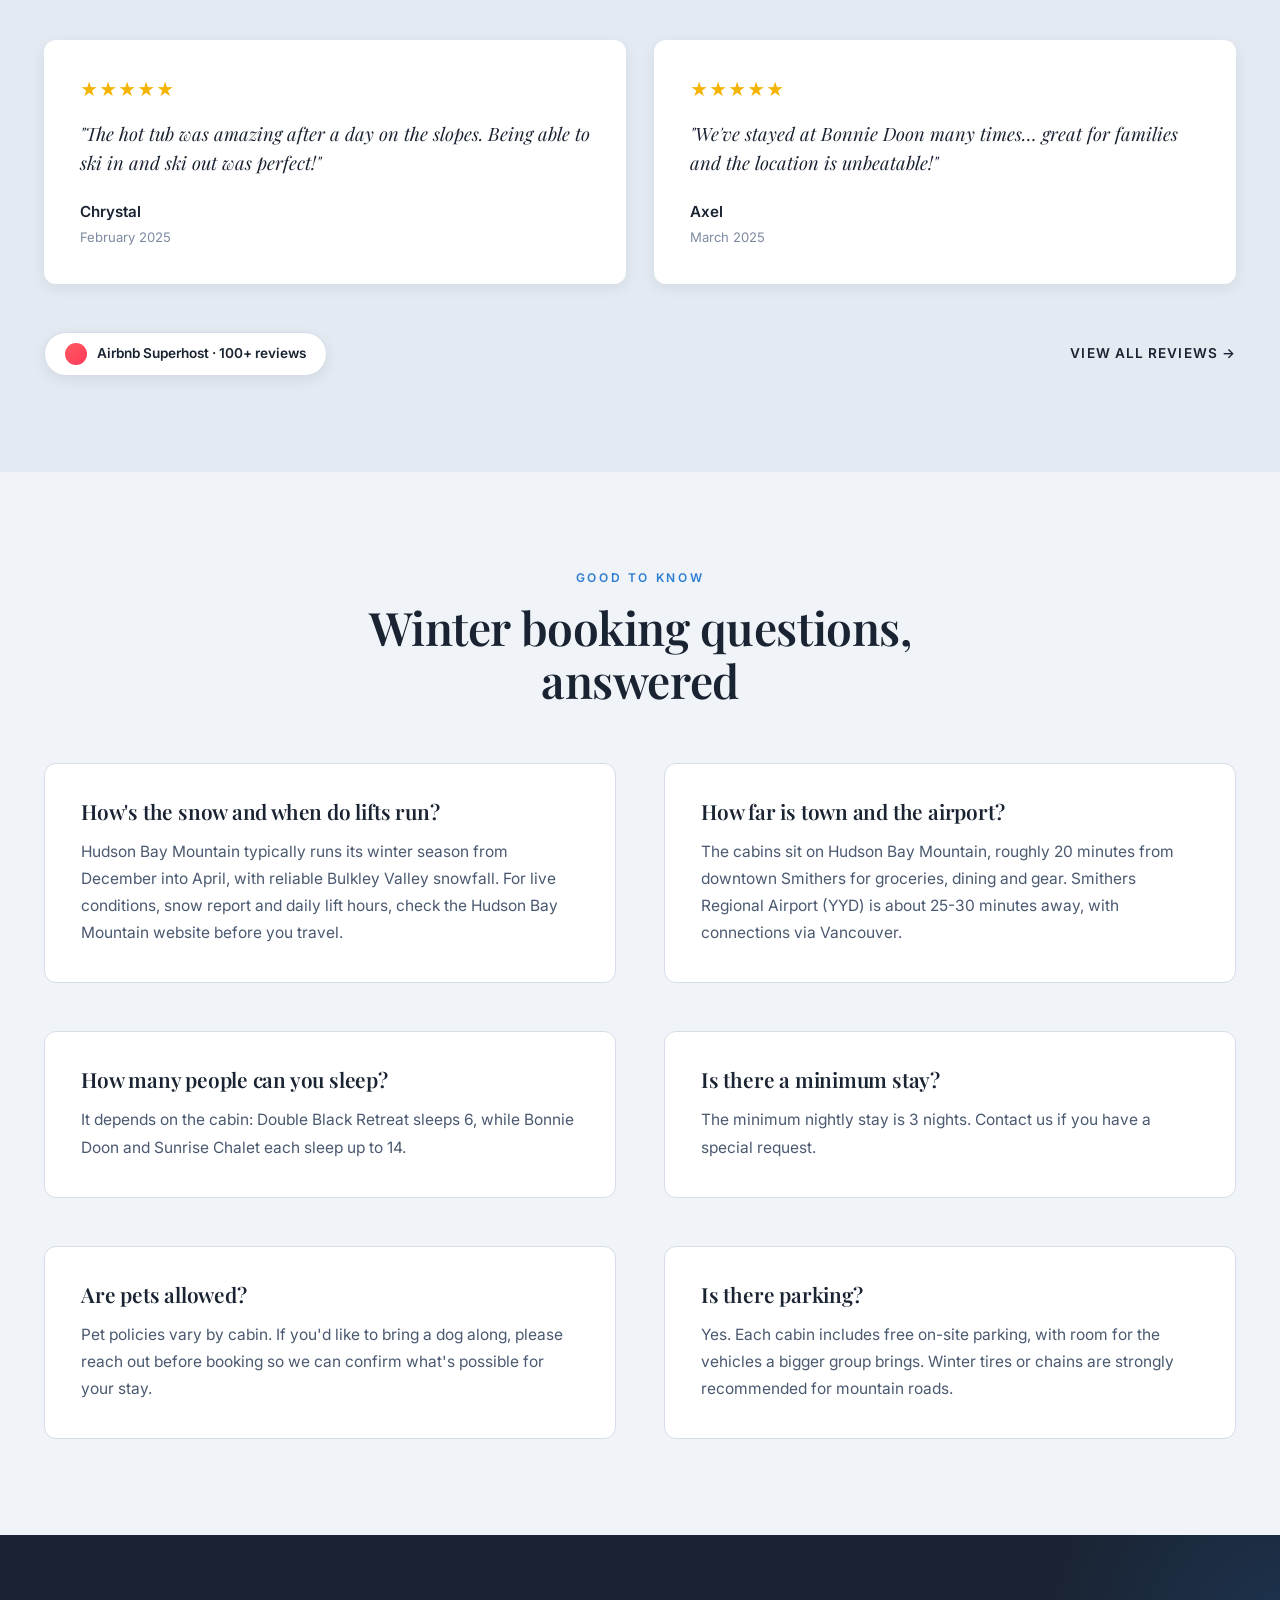
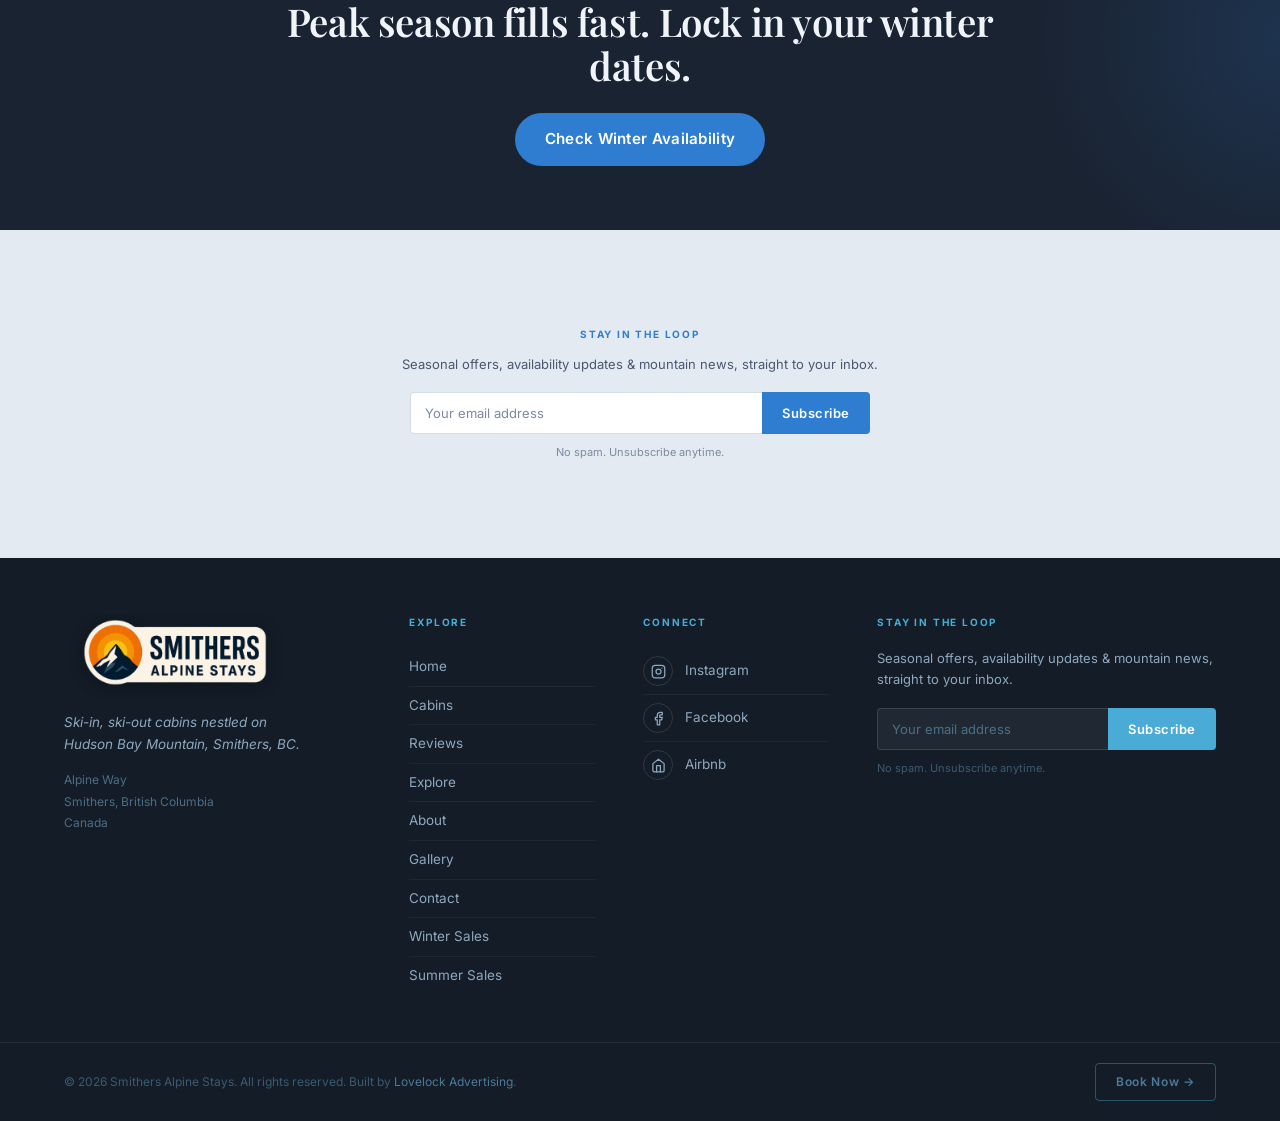
<file: winter-sales.html>
<!DOCTYPE html>
<html lang="en">
<head>
<meta charset="UTF-8" />
<meta name="viewport" content="width=device-width, initial-scale=1.0" />
<link rel="icon" href="favicon.ico" sizes="any" />
<link rel="icon" type="image/png" sizes="32x32" href="favicon-32.png" />
<link rel="icon" type="image/png" sizes="16x16" href="favicon-16.png" />
<link rel="apple-touch-icon" sizes="180x180" href="apple-touch-icon.png" />
<link rel="canonical" href="https://www.smithersalpinestays.com/winter-sales" />
<title>Ski-in/Ski-out Cabin Rentals, Hudson Bay Mountain | Smithers Alpine Stays</title>
<meta name="description" content="Book ski-in/ski-out cabins on Hudson Bay Mountain in Smithers, BC. Private hot tubs, whole-cabin space for up to 14, and true door-to-run access. Book direct." />
<meta property="og:type" content="website" />
<meta property="og:site_name" content="Smithers Alpine Stays" />
<meta property="og:title" content="Ski-in/Ski-out Cabin Rentals, Hudson Bay Mountain | Smithers Alpine Stays" />
<meta property="og:description" content="Book ski-in/ski-out cabins on Hudson Bay Mountain in Smithers, BC. Private hot tubs, whole-cabin space for up to 14, and true door-to-run access. Book direct." />
<meta property="og:url" content="https://www.smithersalpinestays.com/winter-sales" />
<meta property="og:image" content="https://www.smithersalpinestays.com/images/og-image.jpg" />
<meta property="og:image:width" content="1200" />
<meta property="og:image:height" content="630" />
<meta property="og:locale" content="en_CA" />
<meta name="twitter:card" content="summary_large_image" />
<meta name="twitter:title" content="Ski-in/Ski-out Cabin Rentals, Hudson Bay Mountain | Smithers Alpine Stays" />
<meta name="twitter:description" content="Book ski-in/ski-out cabins on Hudson Bay Mountain in Smithers, BC. Private hot tubs, whole-cabin space for up to 14, and true door-to-run access. Book direct." />
<meta name="twitter:image" content="https://www.smithersalpinestays.com/images/og-image.jpg" />
<link rel="preconnect" href="https://fonts.googleapis.com">
<link rel="preconnect" href="https://fonts.gstatic.com" crossorigin>
<link href="https://fonts.googleapis.com/css2?family=Inter:wght@400;500;600;700&family=Playfair+Display:wght@600;700&display=swap" rel="stylesheet">
<link rel="stylesheet" href="styles.css">
<style>
  .winter-sales-hero { background-image: url('images/home/hero-winter.avif'); }
  .winter-mountain { background-image: url('images/landscapes/ski-slope.avif'); }
</style>
<script>(function(){try{document.documentElement.setAttribute('data-season','winter');}catch(e){}})();</script>
<script type="application/ld+json">
{
  "@context": "https://schema.org",
  "@type": "LodgingBusiness",
  "name": "Smithers Alpine Stays",
  "description": "Ski-in/ski-out cabin rentals on Hudson Bay Mountain in Smithers, British Columbia. Three self-contained cabins for year-round mountain getaways.",
  "url": "https://www.smithersalpinestays.com/",
  "image": "https://www.smithersalpinestays.com/images/cabins/bonnie-doon/hero-winter.avif",
  "logo": "https://www.smithersalpinestays.com/images/logo.png",
  "email": "SmithersAlpineStays@gmail.com",
  "address": {
    "@type": "PostalAddress",
    "streetAddress": "Alpine Way",
    "addressLocality": "Smithers",
    "addressRegion": "BC",
    "postalCode": "V0J 2N0",
    "addressCountry": "CA"
  },
  "geo": {
    "@type": "GeoCoordinates",
    "latitude": 54.7843,
    "longitude": -127.295
  },
  "priceRange": "$$",
  "aggregateRating": {
    "@type": "AggregateRating",
    "ratingValue": "5",
    "reviewCount": "123",
    "bestRating": "5",
    "worstRating": "1"
  }
}
</script>
<link rel="preload" as="image" href="images/cabins/double-black/hero-winter.avif" fetchpriority="high" />
</head>
<body>

  <header class="nav sales-nav" id="nav">
    <div class="container">
      <a href="/" class="logo" aria-label="Smithers Alpine Stays, home">
        <img src="images/logo.png" alt="Smithers Alpine Stays" width="500" height="500" loading="eager" fetchpriority="high" />
      </a>
    </div>
  </header>

  <!-- ================ HERO ================ -->
  <section class="page-hero sales-hero winter-sales-hero">
    <div class="page-hero-content">
      <span class="section-eyebrow" style="color: rgba(255,255,255,0.85);">Winter on Hudson Bay Mountain</span>
      <h1>Ski-in/Ski-out Cabins on Hudson Bay Mountain</h1>
      <p>Book direct and wake up steps from the lifts. Private hot tubs, wood stoves, and whole-cabin space for your whole crew.</p>
      <div class="sales-hero__cta">
        <a href="https://secure.webrez.com/hotel/4262" target="_blank" rel="noopener" class="btn btn-light">Check Winter Availability</a>
      </div>
      <p class="sales-hero__trust">Airbnb Superhost · 100+ five-star reviews</p>
    </div>
  </section>

  <!-- ================ VALUE BAR ================ -->
  <section class="value-bar">
    <div class="container">
      <div class="amenities-grid">
        <div class="amenity reveal"><div class="amenity__icon">⛷️</div><div class="amenity__name">Ski-in/Ski-out</div></div>
        <div class="amenity reveal"><div class="amenity__icon">♨️</div><div class="amenity__name">Private Hot Tubs</div></div>
        <div class="amenity reveal"><div class="amenity__icon">👥</div><div class="amenity__name">Sleeps up to 14</div></div>
        <div class="amenity reveal"><div class="amenity__icon">🤝</div><div class="amenity__name">Book Direct</div></div>
      </div>
    </div>
  </section>

  <!-- ================ WHY STAY ON THE MOUNTAIN ================ -->
  <section>
    <div class="container">
      <div class="section-head section-head--center reveal">
        <div>
          <span class="section-eyebrow">Why Stay on the Mountain</span>
          <h2>Everything a ski week should be, right outside the door</h2>
        </div>
      </div>
      <div class="cabin-info-grid">
        <div class="cabin-info-block reveal">
          <span class="section-eyebrow">Door-to-Run Access</span>
          <h3>Click in at the door, ski home at dusk</h3>
          <p>True ski-in/ski-out on Hudson Bay Mountain means no shuttles and no cold morning drive. Step onto the run from the deck and glide straight back to the hot tub at the end of the day.</p>
        </div>
        <div class="cabin-info-block reveal">
          <span class="section-eyebrow">Après in Private</span>
          <h3>Your own hot tub after every powder day</h3>
          <p>Skip the crowded lodge. Soak sore legs in a private hot tub under the stars, warm up by a wood-burning stove, and swap ski stories without leaving home.</p>
        </div>
        <div class="cabin-info-block reveal">
          <span class="section-eyebrow">Room for the Group</span>
          <h3>Whole-cabin space for families &amp; friends</h3>
          <p>Full kitchens, boot rooms, laundry and room to sleep up to 14. Bring the whole group and share one roof instead of splitting across hotel rooms.</p>
        </div>
        <div class="cabin-info-block reveal">
          <span class="section-eyebrow">Book Direct</span>
          <h3>Straight with the owners, no middleman</h3>
          <p>Reserve directly with the people who host and maintain the cabins. Real answers to your questions and a smooth, reliable check-in every time.</p>
        </div>
      </div>
    </div>
  </section>

  <!-- ================ THE MOUNTAIN ================ -->
  <section class="explore winter-mountain-section">
    <div class="explore-bg winter-mountain">
      <div class="container">
        <div class="explore-content reveal">
          <span class="section-eyebrow" style="color: var(--color-accent-2);">Hudson Bay Mountain</span>
          <h2>300+ skiable acres, minutes from your door</h2>
          <p>Groomed cruisers, powder glades and steep chutes, with uncrowded lift lines and big Bulkley Valley views. From beginners to double-black diehards, there's terrain for everyone in the group.</p>
          <a href="https://www.hudsonbaymountain.com/" target="_blank" rel="noopener" class="btn btn-outline-light">Check Conditions &amp; Lift Hours →</a>
        </div>
      </div>
    </div>
  </section>

  <!-- ================ THE CABINS ================ -->
  <section>
    <div class="container">
      <div class="section-head section-head--center reveal">
        <div>
          <span class="section-eyebrow">The Cabins</span>
          <h2>Three cabins on the mountain, one is right for you</h2>
          <p style="margin-top: 14px;">You've seen the mountain, now meet the cabins. Three ski-in/ski-out retreats, each built for a different kind of trip. Here's the quick comparison, then we go deeper on each one below.</p>
        </div>
      </div>
      <div class="cabins-grid">

        <article class="cabin-card cabin-card--double-black reveal">
          <div class="cabin-card__media">
            <div class="cabin-card__photo" role="img" aria-label="Double Black Retreat cabin in the snow on Hudson Bay Mountain"></div>
            <span class="cabin-card__badge">Newly Built</span>
          </div>
          <div class="cabin-card__body">
            <span class="cabin-card__tag">Luxury for Couples &amp; Friends</span>
            <h3>Double Black Retreat</h3>
            <p>Scandinavian-inspired luxury for 6. Private hot tub, wood-burning stove, floor-to-ceiling windows, boot room and ski tuning bench, the ultimate après-ski basecamp.</p>
            <div class="cabin-card__price">
              <span class="cabin-card__price-from">From</span>
              <span class="cabin-card__price-amount">$561</span>
              <span class="cabin-card__price-currency">CAD</span>
            </div>
            <a href="https://secure.webrez.com/hotel/4262" target="_blank" rel="noopener" class="btn btn-primary cabin-card__cta">Check Availability</a>
          </div>
        </article>

        <article class="cabin-card cabin-card--bonnie reveal">
          <div class="cabin-card__media">
            <div class="cabin-card__photo" role="img" aria-label="Bonnie Doon family cabin in winter near Hudson Bay Mountain"></div>
          </div>
          <div class="cabin-card__body">
            <span class="cabin-card__tag">Big Family Ski Trips</span>
            <h3>Bonnie Doon</h3>
            <p>A warm, family-friendly cabin sleeping 14 across 4 bedrooms, with room for up to three families under one roof. Wood-burning fireplace, second lounge, and space for everyone after a day on the hill.</p>
            <div class="cabin-card__price">
              <span class="cabin-card__price-from">From</span>
              <span class="cabin-card__price-amount">$471</span>
              <span class="cabin-card__price-currency">CAD</span>
            </div>
            <a href="https://secure.webrez.com/hotel/4262" target="_blank" rel="noopener" class="btn btn-primary cabin-card__cta">Check Availability</a>
          </div>
        </article>

        <article class="cabin-card cabin-card--sunrise reveal">
          <div class="cabin-card__media">
            <div class="cabin-card__photo" role="img" aria-label="Sunrise Chalet with valley views in winter on Hudson Bay Mountain"></div>
          </div>
          <div class="cabin-card__body">
            <span class="cabin-card__tag">Groups + Deck Hot Tub</span>
            <h3>Sunrise Chalet</h3>
            <p>Wake up above the clouds. Sleeps 14 across 4 bedrooms with ski-in/ski-out access, sweeping valley views, and a private hot tub right on the deck.</p>
            <div class="cabin-card__price">
              <span class="cabin-card__price-from">From</span>
              <span class="cabin-card__price-amount">$438</span>
              <span class="cabin-card__price-currency">CAD</span>
            </div>
            <a href="https://secure.webrez.com/hotel/4262" target="_blank" rel="noopener" class="btn btn-primary cabin-card__cta">Check Availability</a>
          </div>
        </article>

      </div>
    </div>
  </section>

  <!-- ================ WHICH CABIN FITS YOU? ================ -->
  <section class="cabin-picker-section" style="background: var(--color-bg-alt); transition: background-color var(--t-base);">
    <div class="container">
      <div class="section-head section-head--center reveal">
        <div>
          <span class="section-eyebrow">Which Cabin Fits You?</span>
          <h2>Not sure which to book? Start here</h2>
          <p style="margin-top: 14px;">Three very different cabins, three different trips. Find the line that sounds like your group and jump straight to it.</p>
        </div>
      </div>
      <div class="cabin-picker">
        <div class="cabin-picker__row reveal">
          <div class="cabin-picker__text">
            <strong>Couples or a design-led escape</strong>
            <span>Scandinavian luxury and privacy for up to 6 &rarr; Double Black Retreat</span>
          </div>
          <div class="cabin-picker__actions">
            <a href="#double-black" class="link-arrow">See Double Black ↓</a>
            <a href="https://secure.webrez.com/hotel/4262" target="_blank" rel="noopener" class="btn btn-primary">Check Availability</a>
          </div>
        </div>
        <div class="cabin-picker__row reveal">
          <div class="cabin-picker__text">
            <strong>Big family or multi-family trip</strong>
            <span>Room for up to 3 families and 14 guests &rarr; Bonnie Doon</span>
          </div>
          <div class="cabin-picker__actions">
            <a href="#bonnie-doon" class="link-arrow">See Bonnie Doon ↓</a>
            <a href="https://secure.webrez.com/hotel/4262" target="_blank" rel="noopener" class="btn btn-primary">Check Availability</a>
          </div>
        </div>
        <div class="cabin-picker__row reveal">
          <div class="cabin-picker__text">
            <strong>Best views + deck hot tub, great rate</strong>
            <span>Sleeps 14 with generous living space &rarr; Sunrise Chalet</span>
          </div>
          <div class="cabin-picker__actions">
            <a href="#sunrise-chalet" class="link-arrow">See Sunrise Chalet ↓</a>
            <a href="https://secure.webrez.com/hotel/4262" target="_blank" rel="noopener" class="btn btn-primary">Check Availability</a>
          </div>
        </div>
      </div>
    </div>
  </section>

  <!-- ================ DEEP DIVE: DOUBLE BLACK ================ -->
  <section id="double-black" class="cabin-deep">
    <div class="container">
      <div class="cabin-deep__inner">
        <div class="cabin-deep__copy reveal">
          <span class="section-eyebrow">The Luxury One</span>
          <h2>Double Black Retreat</h2>
          <p class="cabin-deep__hook">Scandinavian design, a wood-burning stove, and a private hot tub over the snow.</p>
          <p class="cabin-deep__who"><strong>Who it's for:</strong> couples and friend groups who want design and privacy over maximum capacity.</p>
          <p>Kick your boots off in the heated boot room, tune tomorrow's skis on the bench downstairs, then sink into the private hot tub while snow settles on the pines. Inside, a wood-burning stove throws heat across the open-plan living room and floor-to-ceiling windows frame the white valley below. Three king ensuites mean every couple gets its own quiet corner.</p>
          <div class="cabin-deep__specs">
            <span class="cabin-deep__spec">👥 <strong>6</strong> guests</span>
            <span class="cabin-deep__spec">🛏 <strong>3</strong> bedrooms</span>
            <span class="cabin-deep__spec">🛌 <strong>3</strong> beds</span>
            <span class="cabin-deep__spec">🛁 <strong>3</strong> baths</span>
            <span class="cabin-deep__price"><span class="from">From</span> <span class="amount">$561</span> <span class="currency">CAD/night</span></span>
          </div>
          <ul class="cabin-deep__features">
            <li>♨️ Private hot tub with valley views</li>
            <li>🪵 Wood-burning stove &amp; floor-to-ceiling windows</li>
            <li>🛏 Three king ensuite bedrooms</li>
            <li>🥾 Boot room &amp; ski tuning bench</li>
          </ul>
          <a href="https://secure.webrez.com/hotel/4262" target="_blank" rel="noopener" class="btn btn-primary">Reserve Double Black</a>
        </div>
        <div class="cabin-deep__gallery reveal">
          <div class="cabin-gallery__item" data-lightbox><img src="images/cabins/double-black/hero-winter.avif" alt="Double Black Retreat cabin in the snow on Hudson Bay Mountain" loading="lazy" /></div>
          <div class="cabin-gallery__item" data-lightbox><img src="images/cabins/double-black/interior-03-living.avif" alt="Living room with wood stove and floor-to-ceiling windows at Double Black Retreat" loading="lazy" /></div>
          <div class="cabin-gallery__item" data-lightbox><img src="images/cabins/double-black/interior-09-hot-tub.avif" alt="Private hot tub at Double Black Retreat in winter" loading="lazy" /></div>
          <div class="cabin-gallery__item" data-lightbox><img src="images/cabins/double-black/interior-11-bedroom.avif" alt="King ensuite bedroom with mountain views at Double Black Retreat" loading="lazy" /></div>
        </div>
      </div>
    </div>
  </section>

  <!-- ================ DEEP DIVE: BONNIE DOON ================ -->
  <section id="bonnie-doon" class="cabin-deep cabin-deep--reverse" style="background: var(--color-bg-alt); transition: background-color var(--t-base);">
    <div class="container">
      <div class="cabin-deep__inner">
        <div class="cabin-deep__copy reveal">
          <span class="section-eyebrow">The Family Cabin</span>
          <h2>Bonnie Doon</h2>
          <p class="cabin-deep__hook">The whole-family cabin, with room for three families and a fireplace to gather around.</p>
          <p class="cabin-deep__who"><strong>Who it's for:</strong> multi-family trips, big groups, and families with kids.</p>
          <p>This is the cabin built for a crowd: four bedrooms, eight beds and a wood-burning fireplace with room for three families to spread out. The kids claim the second lounge and its kitchenette while the grown-ups swap ski stories, and the BOSE stereo and PlayStation keep everyone happy once the lifts close. Twenty minutes from town, it's the easy basecamp for a big group ski trip.</p>
          <div class="cabin-deep__specs">
            <span class="cabin-deep__spec">👥 <strong>14</strong> guests</span>
            <span class="cabin-deep__spec">🛏 <strong>4</strong> bedrooms</span>
            <span class="cabin-deep__spec">🛌 <strong>8</strong> beds</span>
            <span class="cabin-deep__spec">🛁 <strong>3</strong> baths</span>
            <span class="cabin-deep__price"><span class="from">From</span> <span class="amount">$471</span> <span class="currency">CAD/night</span></span>
          </div>
          <ul class="cabin-deep__features">
            <li>🔥 Wood-burning fireplace</li>
            <li>🛋 Second lounge with kitchenette</li>
            <li>🎮 BOSE stereo, TV/DVD &amp; PlayStation</li>
            <li>👨‍👩‍👧‍👦 Room for up to 3 families</li>
          </ul>
          <a href="https://secure.webrez.com/hotel/4262" target="_blank" rel="noopener" class="btn btn-primary">Reserve Bonnie Doon</a>
        </div>
        <div class="cabin-deep__gallery reveal">
          <div class="cabin-gallery__item" data-lightbox><img src="images/cabins/bonnie-doon/hero-winter.avif" alt="Bonnie Doon family cabin in winter near Hudson Bay Mountain" loading="lazy" /></div>
          <div class="cabin-gallery__item" data-lightbox><img src="images/cabins/bonnie-doon/interior-01-living-room.webp" alt="Living room with wood-burning fireplace at Bonnie Doon" loading="lazy" /></div>
          <div class="cabin-gallery__item" data-lightbox><img src="images/cabins/bonnie-doon/interior-04-dining.avif" alt="Large dining area for big groups at Bonnie Doon" loading="lazy" /></div>
          <div class="cabin-gallery__item" data-lightbox><img src="images/cabins/bonnie-doon/interior-08-view.avif" alt="Mountain view from Bonnie Doon cabin" loading="lazy" /></div>
        </div>
      </div>
    </div>
  </section>

  <!-- ================ DEEP DIVE: SUNRISE CHALET ================ -->
  <section id="sunrise-chalet" class="cabin-deep">
    <div class="container">
      <div class="cabin-deep__inner">
        <div class="cabin-deep__copy reveal">
          <span class="section-eyebrow">The View Cabin</span>
          <h2>Sunrise Chalet</h2>
          <p class="cabin-deep__hook">The best views and a private deck hot tub, at the best nightly rate of the three.</p>
          <p class="cabin-deep__who"><strong>Who it's for:</strong> groups chasing the best views and a deck hot tub at the best rate.</p>
          <p>Wake up above the clouds to the valley stretched out below, then ski straight from the door. At night, the private hot tub on the deck steams under a sky full of stars while the open-plan living room keeps two or three families together. Smart door-code check-in means you're inside and warm the moment you arrive.</p>
          <div class="cabin-deep__specs">
            <span class="cabin-deep__spec">👥 <strong>14</strong> guests</span>
            <span class="cabin-deep__spec">🛏 <strong>4</strong> bedrooms</span>
            <span class="cabin-deep__spec">🛌 <strong>10</strong> beds</span>
            <span class="cabin-deep__spec">🛁 <strong>2</strong> baths</span>
            <span class="cabin-deep__price"><span class="from">From</span> <span class="amount">$438</span> <span class="currency">CAD/night</span></span>
          </div>
          <ul class="cabin-deep__features">
            <li>♨️ Private hot tub on the deck</li>
            <li>🏔️ Panoramic Bulkley Valley views</li>
            <li>🔑 Smart door-code check-in</li>
            <li>🛌 Sleeps 14 across 4 bedrooms</li>
          </ul>
          <a href="https://secure.webrez.com/hotel/4262" target="_blank" rel="noopener" class="btn btn-primary">Reserve Sunrise Chalet</a>
        </div>
        <div class="cabin-deep__gallery reveal">
          <div class="cabin-gallery__item" data-lightbox><img src="images/cabins/sunrise-chalet/hero-winter.avif" alt="Sunrise Chalet with valley views in winter on Hudson Bay Mountain" loading="lazy" /></div>
          <div class="cabin-gallery__item" data-lightbox><img src="images/cabins/sunrise-chalet/interior-02-living.avif" alt="Open-plan living room at Sunrise Chalet" loading="lazy" /></div>
          <div class="cabin-gallery__item" data-lightbox><img src="images/cabins/sunrise-chalet/interior-07-view.avif" alt="Panoramic Bulkley Valley view from Sunrise Chalet" loading="lazy" /></div>
          <div class="cabin-gallery__item" data-lightbox><img src="images/cabins/sunrise-chalet/interior-09-deck.avif" alt="Deck with private hot tub at Sunrise Chalet" loading="lazy" /></div>
        </div>
      </div>
    </div>
  </section>

  <!-- ================ APRÈS & AMENITIES ================ -->
  <section id="amenities" style="background: var(--color-bg-alt); transition: background-color var(--t-base);">
    <div class="container">
      <div class="amenities-head reveal">
        <span class="section-eyebrow">Après &amp; Amenities</span>
        <h2>Built for cold days and cozy nights</h2>
      </div>
      <div class="amenities-grid">
        <div class="amenity reveal"><div class="amenity__icon">♨️</div><div class="amenity__name">Private Hot Tub</div></div>
        <div class="amenity reveal"><div class="amenity__icon">🪵</div><div class="amenity__name">Wood Stove</div></div>
        <div class="amenity reveal"><div class="amenity__icon">🥾</div><div class="amenity__name">Boot Room</div></div>
        <div class="amenity reveal"><div class="amenity__icon">🛠</div><div class="amenity__name">Ski Tuning Bench</div></div>
        <div class="amenity reveal"><div class="amenity__icon">🍳</div><div class="amenity__name">Full Kitchen</div></div>
        <div class="amenity reveal"><div class="amenity__icon">🧺</div><div class="amenity__name">Laundry</div></div>
        <div class="amenity reveal"><div class="amenity__icon">⛷️</div><div class="amenity__name">Ski-in/Ski-out</div></div>
        <div class="amenity reveal"><div class="amenity__icon">🛜</div><div class="amenity__name">Free WiFi</div></div>
      </div>
    </div>
  </section>

  <!-- ================ REVIEWS ================ -->
  <section class="reviews" id="reviews">
    <div class="container">
      <div class="section-head section-head--center reveal">
        <div>
          <span class="section-eyebrow">Guest Reviews</span>
          <h2>Loved by guests, season after season</h2>
        </div>
      </div>
      <div class="reviews-grid">
        <div class="review-card reveal">
          <div class="stars" aria-label="5 out of 5 stars">★★★★★</div>
          <blockquote>The hot tub was amazing after a day on the slopes. Being able to ski in and ski out was perfect!</blockquote>
          <cite>Chrystal<span>February 2025</span></cite>
        </div>
        <div class="review-card reveal">
          <div class="stars" aria-label="5 out of 5 stars">★★★★★</div>
          <blockquote>We've stayed at Bonnie Doon many times… great for families and the location is unbeatable!</blockquote>
          <cite>Axel<span>March 2025</span></cite>
        </div>
      </div>
      <div class="reviews-footer reveal">
        <span class="superhost-badge">Airbnb Superhost · 100+ reviews</span>
        <a href="/reviews" class="link-arrow">View All Reviews →</a>
      </div>
    </div>
  </section>

  <!-- ================ FAQ ================ -->
  <section>
    <div class="container">
      <div class="section-head section-head--center reveal">
        <div>
          <span class="section-eyebrow">Good to Know</span>
          <h2>Winter booking questions, answered</h2>
        </div>
      </div>
      <div class="cabin-info-grid">
        <div class="cabin-info-block reveal">
          <h3>How's the snow and when do lifts run?</h3>
          <p>Hudson Bay Mountain typically runs its winter season from December into April, with reliable Bulkley Valley snowfall. For live conditions, snow report and daily lift hours, check the Hudson Bay Mountain website before you travel.</p>
        </div>
        <div class="cabin-info-block reveal">
          <h3>How far is town and the airport?</h3>
          <p>The cabins sit on Hudson Bay Mountain, roughly 20 minutes from downtown Smithers for groceries, dining and gear. Smithers Regional Airport (YYD) is about 25-30 minutes away, with connections via Vancouver.</p>
        </div>
        <div class="cabin-info-block reveal">
          <h3>How many people can you sleep?</h3>
          <p>It depends on the cabin: Double Black Retreat sleeps 6, while Bonnie Doon and Sunrise Chalet each sleep up to 14.</p>
        </div>
        <div class="cabin-info-block reveal">
          <h3>Is there a minimum stay?</h3>
          <p>The minimum nightly stay is 3 nights. Contact us if you have a special request.</p>
        </div>
        <div class="cabin-info-block reveal">
          <h3>Are pets allowed?</h3>
          <p>Pet policies vary by cabin. If you'd like to bring a dog along, please reach out before booking so we can confirm what's possible for your stay.</p>
        </div>
        <div class="cabin-info-block reveal">
          <h3>Is there parking?</h3>
          <p>Yes. Each cabin includes free on-site parking, with room for the vehicles a bigger group brings. Winter tires or chains are strongly recommended for mountain roads.</p>
        </div>
      </div>
    </div>
  </section>

  <!-- ================ CLOSING CTA ================ -->
  <section class="urgency">
    <div class="container urgency-inner reveal">
      <h2>Peak season fills fast. Lock in your winter dates.</h2>
      <a href="https://secure.webrez.com/hotel/4262" target="_blank" rel="noopener" class="btn">Check Winter Availability</a>
    </div>
  </section>

  <!-- ================ NEWSLETTER ================ -->
  <section class="newsletter-cta">
    <div class="container">
      <div class="newsletter-cta__inner reveal">
        <p class="sas-footer-col-heading">Stay in the loop</p>
        <p class="sas-subscribe-copy">Seasonal offers, availability updates &amp; mountain news, straight to your inbox.</p>
        <div class="sas-subscribe-row">
          <input class="sas-subscribe-input" type="email" placeholder="Your email address" aria-label="Email address" />
          <button class="sas-subscribe-btn" type="button">Subscribe</button>
        </div>
        <p class="sas-subscribe-note">No spam. Unsubscribe anytime.</p>
      </div>
    </div>
  </section>

  <!-- ================ FOOTER ================ -->
  <footer class="sas-footer">
    <div class="sas-footer-main">

      <div>
        <a class="sas-footer-logo" href="/">
          <img src="images/logo.png" alt="Smithers Alpine Stays" width="500" height="500" loading="lazy" />
        </a>
        <p class="sas-footer-tagline">Ski-in, ski-out cabins nestled on<br>Hudson Bay Mountain, Smithers, BC.</p>
        <address class="sas-footer-address">
          Alpine Way<br>
          Smithers, British Columbia<br>
          Canada
        </address>
      </div>

      <div>
        <p class="sas-footer-col-heading">Explore</p>
        <ul class="sas-footer-nav">
          <li><a href="/">Home <span class="sas-arrow">&rsaquo;</span></a></li>
          <li><a href="/cabins">Cabins <span class="sas-arrow">&rsaquo;</span></a></li>
          <li><a href="/reviews">Reviews <span class="sas-arrow">&rsaquo;</span></a></li>
          <li><a href="/explore">Explore <span class="sas-arrow">&rsaquo;</span></a></li>
          <li><a href="/about">About <span class="sas-arrow">&rsaquo;</span></a></li>
          <li><a href="/gallery">Gallery <span class="sas-arrow">&rsaquo;</span></a></li>
          <li><a href="/contact">Contact <span class="sas-arrow">&rsaquo;</span></a></li>
          <li><a href="/winter-sales">Winter Sales <span class="sas-arrow">&rsaquo;</span></a></li>
          <li><a href="/summer-sales">Summer Sales <span class="sas-arrow">&rsaquo;</span></a></li>
        </ul>
      </div>

      <div>
        <p class="sas-footer-col-heading">Connect</p>
        <ul class="sas-footer-connect">
          <li>
            <a href="https://www.instagram.com/smithersalpinestays?igsh=djlueGt5MG1nbWk=" target="_blank" rel="noopener">
              <span class="sas-connect-icon">
                <svg width="15" height="15" viewBox="0 0 24 24" fill="none" stroke="currentColor" stroke-width="2" stroke-linecap="round" stroke-linejoin="round">
                  <rect x="2" y="2" width="20" height="20" rx="5"/>
                  <circle cx="12" cy="12" r="4"/>
                  <circle cx="17.5" cy="6.5" r="1" fill="currentColor" stroke="none"/>
                </svg>
              </span>
              Instagram
            </a>
          </li>
          <li>
            <a href="https://www.facebook.com/share/1DURParRTo/?mibextid=wwXIfr" target="_blank" rel="noopener">
              <span class="sas-connect-icon">
                <svg width="15" height="15" viewBox="0 0 24 24" fill="none" stroke="currentColor" stroke-width="2" stroke-linecap="round" stroke-linejoin="round">
                  <path d="M18 2h-3a5 5 0 0 0-5 5v3H7v4h3v8h4v-8h3l1-4h-4V7a1 1 0 0 1 1-1h3z"/>
                </svg>
              </span>
              Facebook
            </a>
          </li>
          <li>
            <a href="https://www.airbnb.com.au/rooms/21594320?guests=1&amp;adults=1&amp;s=67&amp;unique_share_id=6e5dc900-5e08-4abf-ae2c-c49604d63402" target="_blank" rel="noopener">
              <span class="sas-connect-icon">
                <svg width="15" height="15" viewBox="0 0 24 24" fill="none" stroke="currentColor" stroke-width="2" stroke-linecap="round" stroke-linejoin="round">
                  <path d="M3 9l9-7 9 7v11a2 2 0 0 1-2 2H5a2 2 0 0 1-2-2z"/>
                  <polyline points="9 22 9 12 15 12 15 22"/>
                </svg>
              </span>
              Airbnb
            </a>
          </li>
        </ul>
      </div>

      <div>
        <p class="sas-footer-col-heading">Stay in the loop</p>
        <p class="sas-subscribe-copy">Seasonal offers, availability updates &amp; mountain news, straight to your inbox.</p>
        <div class="sas-subscribe-row">
          <input class="sas-subscribe-input" type="email" placeholder="Your email address" aria-label="Email address" />
          <button class="sas-subscribe-btn" type="button">Subscribe</button>
        </div>
        <p class="sas-subscribe-note">No spam. Unsubscribe anytime.</p>
      </div>

    </div>

    <div class="sas-footer-bar">
      <p>&copy; 2026 Smithers Alpine Stays. All rights reserved. Built by <a href="https://lovelockadvertising.com" target="_blank" rel="noopener">Lovelock Advertising</a>.</p>
      <a class="sas-footer-book-btn" href="https://secure.webrez.com/hotel/4262" target="_blank" rel="noopener">Book Now &rarr;</a>
    </div>
  </footer>

<script src="main.js"></script>
</body>
</html>
</file>
<file: styles.css>
/* ================================
   RESET / BASE
   ================================ */
*, *::before, *::after { box-sizing: border-box; margin: 0; padding: 0; }
html { scroll-behavior: smooth; -webkit-text-size-adjust: 100%; }
img { max-width: 100%; display: block; }
a { color: inherit; text-decoration: none; }
button { font-family: inherit; cursor: pointer; border: none; background: none; }
ul { list-style: none; }

/* ================================
   SEASONAL THEME VARIABLES
   ================================ */
:root {
  /* WINTER (default) */
  --color-bg:        #f0f4f8;
  --color-bg-alt:    #e3eaf2;
  --color-surface:   #ffffff;
  --color-primary:   #1a2332;
  --color-primary-2: #2c3e54;
  --color-text:      #1a2332;
  --color-text-soft: #4a5970;
  --color-muted:     #7d8aa0;
  --color-accent:    #2f7dd1;
  --color-accent-2:  #bcd4ef;
  --color-border:    #d6dde7;
  --nav-bg:          rgba(26, 35, 50, 0.55);
  --nav-bg-solid:    rgba(26, 35, 50, 0.96);
  --nav-text:        #f0f4f8;
  --urgency-bg:      #1a2332;
  --urgency-text:    #f0f4f8;
  --urgency-accent:  #2f7dd1;
  --hero-overlay:    rgba(10, 16, 28, 0.45);
  --shadow-sm:       0 4px 14px rgba(26, 35, 50, 0.08);
  --shadow-md:       0 10px 30px rgba(26, 35, 50, 0.12);
  --shadow-lg:       0 20px 50px rgba(26, 35, 50, 0.18);

  --hero-image: url('images/home/hero-winter.avif');
  --explore-image: url('images/landscapes/ski-slope.avif');
  --about-image: url('images/landscapes/ridgeline.avif');
  --cabin-bonnie: url('images/cabins/bonnie-doon/hero-winter.avif');
  --cabin-double-black: url('images/cabins/double-black/hero-winter.avif');
  --cabin-sunrise: url('images/cabins/sunrise-chalet/hero-winter.avif');

  --font-head: 'Playfair Display', Georgia, serif;
  --font-body: 'Inter', -apple-system, BlinkMacSystemFont, 'Segoe UI', sans-serif;

  --container: 1240px;
  --radius-sm: 6px;
  --radius-md: 12px;
  --radius-lg: 20px;
  --radius-pill: 999px;

  --t-fast: 0.25s ease;
  --t-base: 0.5s ease;
}

[data-season="summer"] {
  --color-bg:        #fdf8f0;
  --color-bg-alt:    #f5ecd9;
  --color-surface:   #ffffff;
  --color-primary:   #c4540f;
  --color-primary-2: #db6620;
  --color-text:      #2a2418;
  --color-text-soft: #5b4f3a;
  --color-muted:     #8a7c63;
  --color-accent:    #e8761d;
  --color-accent-2:  #f4b483;
  --color-border:    #e6dcc4;
  --nav-bg:          rgba(196, 84, 15, 0.55);
  --nav-bg-solid:    rgba(196, 84, 15, 0.96);
  --nav-text:        #fdf8f0;
  --urgency-bg:      #a84408;
  --urgency-text:    #fdf8f0;
  --urgency-accent:  #f49025;
  --hero-overlay:    rgba(20, 35, 10, 0.4);
  --shadow-sm:       0 4px 14px rgba(45, 80, 22, 0.10);
  --shadow-md:       0 10px 30px rgba(45, 80, 22, 0.14);
  --shadow-lg:       0 20px 50px rgba(45, 80, 22, 0.20);

  --hero-image: url('images/landscapes/summer-meadow.avif');
  --explore-image: url('images/landscapes/summer-meadow.avif');
  --about-image: url('images/cabins/bonnie-doon/summer.avif');
  --cabin-bonnie: url('images/cabins/bonnie-doon/summer.avif');
  --cabin-double-black: url('images/cabins/double-black/summer.avif');
  --cabin-sunrise: url('images/cabins/sunrise-chalet/summer.avif');
}

/* ================================
   GLOBAL TYPOGRAPHY / BODY
   ================================ */
body {
  font-family: var(--font-body);
  background-color: var(--color-bg);
  color: var(--color-text);
  line-height: 1.6;
  font-size: 16px;
  overflow-x: hidden;
  transition: background-color var(--t-base), color var(--t-base);
}

h1, h2, h3, h4 {
  font-family: var(--font-head);
  font-weight: 600;
  line-height: 1.15;
  letter-spacing: -0.01em;
  color: var(--color-text);
  transition: color var(--t-base);
}

h1 { font-size: clamp(2.4rem, 5.5vw, 4.4rem); font-weight: 700; }
h2 { font-size: clamp(1.9rem, 3.6vw, 2.9rem); }
h3 { font-size: clamp(1.25rem, 2vw, 1.55rem); }

p { color: var(--color-text-soft); transition: color var(--t-base); }

.container {
  width: 100%;
  max-width: var(--container);
  margin: 0 auto;
  padding: 0 24px;
}

section { padding: 96px 0; }
@media (max-width: 768px) { section { padding: 64px 0; } }

/* ================================
   BUTTONS
   ================================ */
.btn {
  display: inline-flex;
  align-items: center;
  justify-content: center;
  gap: 8px;
  padding: 14px 30px;
  border-radius: var(--radius-pill);
  font-weight: 600;
  font-size: 0.95rem;
  letter-spacing: 0.02em;
  transition: background-color var(--t-fast), color var(--t-fast), transform var(--t-fast), box-shadow var(--t-fast), border-color var(--t-fast);
  cursor: pointer;
  white-space: nowrap;
}
.btn-primary { background: var(--color-primary); color: #fff; box-shadow: var(--shadow-sm); }
.btn-primary:hover { transform: translateY(-2px); box-shadow: var(--shadow-md); background: var(--color-primary-2); }

.btn-accent { background: var(--color-accent); color: #fff; box-shadow: var(--shadow-sm); }
.btn-accent:hover { transform: translateY(-2px); box-shadow: var(--shadow-md); filter: brightness(1.05); }

.btn-light { background: #fff; color: var(--color-primary); box-shadow: var(--shadow-sm); }
.btn-light:hover { transform: translateY(-2px); box-shadow: var(--shadow-md); }

.btn-outline-light { background: transparent; color: #fff; border: 1.5px solid rgba(255,255,255,0.6); }
.btn-outline-light:hover { background: rgba(255,255,255,0.12); border-color: #fff; }

.link-arrow {
  display: inline-flex;
  align-items: center;
  gap: 6px;
  color: var(--color-primary);
  font-weight: 600;
  font-size: 0.85rem;
  letter-spacing: 0.08em;
  text-transform: uppercase;
  transition: color var(--t-fast), gap var(--t-fast);
}
.link-arrow:hover { gap: 10px; color: var(--color-accent); }

/* ================================
   NAV
   ================================ */
.nav {
  position: fixed;
  top: 0; left: 0; right: 0;
  z-index: 1000;
  background: var(--nav-bg);
  backdrop-filter: blur(14px);
  -webkit-backdrop-filter: blur(14px);
  transition: background-color var(--t-base), padding var(--t-fast), box-shadow var(--t-fast);
  padding: 18px 0;
}
.nav.scrolled {
  background: var(--nav-bg-solid);
  padding: 10px 0;
  box-shadow: 0 8px 28px rgba(0,0,0,0.18);
}
.nav-inner {
  display: grid;
  grid-template-columns: 1fr auto 1fr;
  align-items: center;
  gap: 24px;
  min-height: 56px;
}
.nav-inner > .logo { justify-self: start; align-self: center; }
.nav-inner > nav {
  justify-self: center;
  align-self: center;
}
.nav-inner > .nav-actions { justify-self: end; align-self: center; }
@media (max-width: 1024px) {
  .nav-inner { grid-template-columns: 1fr auto; }
  .nav-inner > nav { display: contents; }
}
.logo {
  position: relative;
  display: inline-block;
  flex-shrink: 0;
  height: 72px;
  width: 187px;
  overflow: hidden;
  transition: opacity var(--t-fast), height var(--t-fast), width var(--t-fast);
}
.logo:hover { opacity: 0.88; }
.logo img {
  position: absolute;
  height: 240%;
  width: auto;
  top: 50%;
  left: 50%;
  transform: translate(-50%, -50%);
  filter: drop-shadow(0 2px 8px rgba(0,0,0,0.3));
  pointer-events: none;
}
.nav.scrolled .logo { height: 58px; width: 152px; }
@media (max-width: 1024px) {
  .logo { height: 54px; width: 140px; }
  .nav.scrolled .logo { height: 45px; width: 117px; }
}
@media (max-width: 600px) {
  .logo { height: 45px; width: 117px; }
  .nav.scrolled .logo { height: 39px; width: 101px; }
}

.nav-links { display: flex; gap: 26px; align-items: center; }
.nav-links a {
  color: var(--nav-text);
  font-size: 0.78rem;
  font-weight: 500;
  letter-spacing: 0.14em;
  text-transform: uppercase;
  padding: 6px 2px;
  transition: opacity var(--t-fast);
  opacity: 0.88;
}
.nav-links a:hover { opacity: 1; }
.nav-links a.active { opacity: 1; }

.nav-actions { display: flex; align-items: center; gap: 16px; }

/* Season toggle */
.season-toggle {
  position: relative;
  display: inline-flex;
  align-items: center;
  background: rgba(255,255,255,0.14);
  border: 1px solid rgba(255,255,255,0.22);
  border-radius: var(--radius-pill);
  padding: 4px;
  backdrop-filter: blur(8px);
  user-select: none;
  cursor: pointer;
  transition: background-color var(--t-base), border-color var(--t-base);
}
.season-toggle__option {
  position: relative;
  z-index: 2;
  display: inline-flex;
  align-items: center;
  gap: 6px;
  padding: 7px 14px;
  border-radius: var(--radius-pill);
  color: rgba(255,255,255,0.78);
  font-size: 0.78rem;
  font-weight: 600;
  letter-spacing: 0.06em;
  text-transform: uppercase;
  transition: color var(--t-fast);
  cursor: pointer;
}
.season-toggle__option .emoji {
  font-size: 1rem;
  filter: grayscale(0.3);
  transition: filter var(--t-fast);
}
.season-toggle__slider {
  position: absolute;
  top: 4px; bottom: 4px;
  left: 4px;
  width: calc(50% - 4px);
  background: #fff;
  border-radius: var(--radius-pill);
  box-shadow: 0 2px 8px rgba(0,0,0,0.18);
  transition: transform var(--t-base), background-color var(--t-base);
  z-index: 1;
}
[data-season="summer"] .season-toggle__slider {
  transform: translateX(100%);
  background: var(--color-accent-2);
}
[data-season="winter"] .season-toggle__option--winter,
[data-season="summer"] .season-toggle__option--summer {
  color: var(--color-primary);
}
[data-season="winter"] .season-toggle__option--winter .emoji,
[data-season="summer"] .season-toggle__option--summer .emoji {
  filter: grayscale(0);
}

.nav-book-btn {
  background: #fff;
  color: var(--color-primary);
  padding: 10px 22px;
  border-radius: var(--radius-pill);
  font-weight: 600;
  font-size: 0.82rem;
  letter-spacing: 0.06em;
  text-transform: uppercase;
  white-space: nowrap;
  flex-shrink: 0;
  transition: background-color var(--t-fast), color var(--t-fast), transform var(--t-fast);
}
.nav-book-btn:hover { transform: translateY(-1px); background: var(--color-accent); color: #fff; }

/* Hamburger */
.hamburger {
  display: none;
  flex-direction: column;
  gap: 5px;
  padding: 8px;
  cursor: pointer;
}
.hamburger span {
  width: 24px; height: 2px;
  background: var(--nav-text);
  border-radius: 2px;
  transition: transform var(--t-fast), opacity var(--t-fast);
}
.hamburger.active span:nth-child(1) { transform: translateY(7px) rotate(45deg); }
.hamburger.active span:nth-child(2) { opacity: 0; }
.hamburger.active span:nth-child(3) { transform: translateY(-7px) rotate(-45deg); }

@media (max-width: 1024px) {
  .nav-links {
    position: fixed;
    top: 0; right: -100%;
    flex-direction: column;
    width: 80%;
    max-width: 340px;
    height: 100vh;
    padding: 100px 32px 40px;
    background: var(--nav-bg-solid);
    backdrop-filter: blur(20px);
    gap: 22px;
    align-items: flex-start;
    transition: right var(--t-base);
    box-shadow: -10px 0 40px rgba(0,0,0,0.3);
  }
  .nav-links.active { right: 0; }
  .nav-links a { font-size: 1rem; }
  .hamburger { display: flex; }
  .nav-actions .nav-book-btn { display: none; }
}
@media (max-width: 520px) {
  .season-toggle__option { padding: 6px 10px; font-size: 0.7rem; }
  .season-toggle__option .label { display: none; }
}

/* ================================
   HERO (homepage)
   ================================ */
.hero {
  position: relative;
  min-height: 100vh;
  display: flex;
  align-items: center;
  justify-content: center;
  text-align: center;
  color: #fff;
  padding: 100px 24px 80px;
  background-image: var(--hero-image);
  background-size: cover;
  background-position: center;
  background-repeat: no-repeat;
  transition: background-image var(--t-base);
}
.hero::before {
  content: '';
  position: absolute; inset: 0;
  background: var(--hero-overlay);
  transition: background-color var(--t-base);
}
.hero-content {
  position: relative;
  z-index: 2;
  max-width: 900px;
  animation: heroIn 1s ease 0.1s both;
}
@keyframes heroIn {
  from { opacity: 0; transform: translateY(28px); }
  to { opacity: 1; transform: translateY(0); }
}
.hero h1 {
  color: #fff;
  margin-bottom: 22px;
  text-shadow: 0 2px 30px rgba(0,0,0,0.4);
}
.hero p {
  color: rgba(255,255,255,0.92);
  font-size: clamp(1.05rem, 1.6vw, 1.25rem);
  margin-bottom: 38px;
  max-width: 640px;
  margin-left: auto; margin-right: auto;
  text-shadow: 0 1px 12px rgba(0,0,0,0.35);
}
.hero .btn-light { padding: 16px 36px; font-size: 1rem; }
.hero-scroll-cue {
  position: absolute;
  bottom: 30px; left: 50%;
  transform: translateX(-50%);
  color: rgba(255,255,255,0.7);
  font-size: 0.7rem;
  letter-spacing: 0.3em;
  text-transform: uppercase;
  z-index: 2;
  animation: bob 2s ease-in-out infinite;
}
@keyframes bob {
  0%, 100% { transform: translateX(-50%) translateY(0); opacity: 0.6; }
  50% { transform: translateX(-50%) translateY(-6px); opacity: 1; }
}

@media (max-width: 768px) {
  [data-season="summer"] .hero {
    --hero-image: url('images/home/hero-summer.avif');
  }
}

/* ================================
   PAGE HERO (subpages, fixed image, no season swap)
   ================================ */
.page-hero {
  position: relative;
  min-height: 60vh;
  display: flex;
  align-items: center;
  justify-content: center;
  text-align: center;
  color: #fff;
  padding: 160px 24px 80px;
  background-size: cover;
  background-position: center;
  background-repeat: no-repeat;
}
.page-hero::before {
  content: '';
  position: absolute; inset: 0;
  background: rgba(10, 16, 28, 0.5);
  transition: background-color var(--t-base);
}
[data-season="summer"] .page-hero::before { background: rgba(40, 25, 5, 0.5); }
[data-season="summer"] .about-page-hero,
[data-season="summer"] .cabins-page-hero,
[data-season="summer"] .contact-page-hero,
[data-season="summer"] .explore-page-hero,
[data-season="summer"] .gallery-page-hero,
[data-season="summer"] .hosts-page-hero,
[data-season="summer"] .reviews-page-hero {
  background-image: url('images/landscapes/summer-meadow.avif');
}
.page-hero-content {
  position: relative;
  z-index: 2;
  max-width: 800px;
  animation: heroIn 1s ease 0.1s both;
}
.page-hero h1 {
  color: #fff;
  margin-bottom: 18px;
  text-shadow: 0 2px 30px rgba(0,0,0,0.4);
  font-size: clamp(2.2rem, 5vw, 3.8rem);
}
.page-hero p {
  color: rgba(255,255,255,0.92);
  font-size: clamp(1rem, 1.5vw, 1.2rem);
  max-width: 600px;
  margin: 0 auto;
  text-shadow: 0 1px 12px rgba(0,0,0,0.35);
}

/* ================================
   SECTION HEADER
   ================================ */
.section-head {
  display: flex;
  justify-content: space-between;
  align-items: flex-end;
  flex-wrap: wrap;
  gap: 20px;
  margin-bottom: 56px;
}
.section-eyebrow {
  display: block;
  font-size: 0.75rem;
  font-weight: 600;
  letter-spacing: 0.22em;
  text-transform: uppercase;
  color: var(--color-accent);
  margin-bottom: 14px;
  transition: color var(--t-base);
}
.section-head h2 { max-width: 700px; }
.section-head--center { justify-content: center; text-align: center; }
.section-head--center > div { max-width: 760px; margin: 0 auto; }

/* ================================
   CABINS
   ================================ */
.cabins-grid {
  display: grid;
  grid-template-columns: repeat(3, 1fr);
  gap: 32px;
}
@media (max-width: 900px) { .cabins-grid { grid-template-columns: 1fr; gap: 28px; } }

.cabin-card {
  background: var(--color-surface);
  border-radius: var(--radius-md);
  overflow: hidden;
  box-shadow: var(--shadow-sm);
  transition: transform var(--t-fast), box-shadow var(--t-fast), background-color var(--t-base);
  display: flex;
  flex-direction: column;
}
.cabin-card:hover { transform: translateY(-8px); box-shadow: var(--shadow-lg); }

.cabin-card__media {
  position: relative;
  aspect-ratio: 4 / 3;
  overflow: hidden;
  background-color: var(--color-bg-alt);
}
.cabin-card__photo {
  position: absolute;
  inset: 0;
  background-size: cover;
  background-position: center;
  transition: transform 0.7s ease, background-image var(--t-base);
}
.cabin-card:hover .cabin-card__photo { transform: scale(1.06); }
.cabin-card--bonnie .cabin-card__photo { background-image: var(--cabin-bonnie); }
.cabin-card--double-black .cabin-card__photo { background-image: var(--cabin-double-black); }
.cabin-card--sunrise .cabin-card__photo { background-image: var(--cabin-sunrise); }

.cabin-card__badge {
  position: absolute;
  top: 16px; right: 16px;
  background: var(--color-accent);
  color: #fff;
  font-size: 0.7rem;
  font-weight: 700;
  letter-spacing: 0.08em;
  text-transform: uppercase;
  padding: 6px 12px;
  border-radius: var(--radius-pill);
  box-shadow: 0 4px 12px rgba(0,0,0,0.18);
  transition: background-color var(--t-base);
}

.cabin-card__body { padding: 28px; flex: 1; display: flex; flex-direction: column; }
.cabin-card__tag {
  display: inline-block;
  font-size: 0.7rem;
  font-weight: 600;
  letter-spacing: 0.16em;
  text-transform: uppercase;
  color: var(--color-accent);
  margin-bottom: 12px;
  transition: color var(--t-base);
}
.cabin-card__body h3 { margin-bottom: 12px; }
.cabin-card__body p { font-size: 0.95rem; margin-bottom: 22px; flex: 1; }
.cabin-card__price {
  display: flex;
  align-items: baseline;
  gap: 6px;
  margin-bottom: 18px;
}
.cabin-card__price-from { font-size: 0.75rem; font-weight: 600; color: var(--color-muted); letter-spacing: 0.1em; text-transform: uppercase; }
.cabin-card__price-amount { font-family: var(--font-head); font-size: 1.6rem; font-weight: 700; color: var(--color-text); transition: color var(--t-base); }
.cabin-card__price-currency { font-size: 0.85rem; font-weight: 500; color: var(--color-muted); }

/* ================================
   REVIEWS
   ================================ */
.reviews { background: var(--color-bg-alt); transition: background-color var(--t-base); }
.reviews-grid {
  display: grid;
  grid-template-columns: repeat(2, 1fr);
  gap: 28px;
  margin-bottom: 48px;
}
@media (max-width: 768px) { .reviews-grid { grid-template-columns: 1fr; } }

.review-card.is-hidden { display: none; }

.reviews-load-more {
  display: flex;
  justify-content: center;
  margin-top: 8px;
}
.reviews-load-more__count {
  margin-left: 6px;
  opacity: 0.75;
  font-weight: 500;
}

.review-card {
  background: var(--color-surface);
  border-radius: var(--radius-md);
  padding: 36px;
  box-shadow: var(--shadow-sm);
  position: relative;
  transition: background-color var(--t-base), transform var(--t-fast), box-shadow var(--t-fast);
}
.review-card:hover { transform: translateY(-4px); box-shadow: var(--shadow-md); }

.stars {
  display: inline-flex;
  gap: 2px;
  margin-bottom: 16px;
  color: #f5b400;
  font-size: 1.1rem;
  letter-spacing: 1px;
}
[data-season="summer"] .stars { color: var(--color-accent); }

.review-card blockquote {
  font-family: var(--font-head);
  font-size: 1.15rem;
  line-height: 1.55;
  color: var(--color-text);
  margin-bottom: 22px;
  font-style: italic;
  transition: color var(--t-base);
}
.review-card blockquote::before { content: '"'; }
.review-card blockquote::after { content: '"'; }

.review-card cite {
  font-style: normal;
  font-weight: 600;
  color: var(--color-text);
  font-size: 0.95rem;
  transition: color var(--t-base);
}
.review-card cite span {
  display: block;
  font-weight: 400;
  font-size: 0.82rem;
  color: var(--color-muted);
  margin-top: 2px;
  transition: color var(--t-base);
}

.reviews-footer {
  display: flex;
  align-items: center;
  justify-content: space-between;
  flex-wrap: wrap;
  gap: 18px;
}
.superhost-badge {
  display: inline-flex;
  align-items: center;
  gap: 10px;
  background: var(--color-surface);
  border: 1.5px solid var(--color-border);
  padding: 10px 20px;
  border-radius: var(--radius-pill);
  font-size: 0.85rem;
  font-weight: 600;
  color: var(--color-text);
  box-shadow: var(--shadow-sm);
  transition: background-color var(--t-base), color var(--t-base), border-color var(--t-base);
}
.superhost-badge::before {
  content: '';
  display: inline-block;
  width: 22px; height: 22px;
  background: linear-gradient(135deg, #ff5a5f, #ff385c);
  border-radius: 50%;
  flex-shrink: 0;
}

/* Reviews-page variant: 3 cols */
.reviews-grid--three { grid-template-columns: repeat(3, 1fr); }
@media (max-width: 1024px) { .reviews-grid--three { grid-template-columns: repeat(2, 1fr); } }
@media (max-width: 768px) { .reviews-grid--three { grid-template-columns: 1fr; } }

/* ================================
   AMENITIES
   ================================ */
.amenities-head { text-align: center; margin-bottom: 60px; }
.amenities-head h2 { max-width: 760px; margin: 0 auto 16px; }
.amenities-head p { font-size: 1.05rem; }

.amenities-grid {
  display: grid;
  grid-template-columns: repeat(4, 1fr);
  gap: 24px;
}
@media (max-width: 768px) { .amenities-grid { grid-template-columns: repeat(2, 1fr); gap: 18px; } }

.amenity {
  background: var(--color-surface);
  border: 1px solid var(--color-border);
  border-radius: var(--radius-md);
  padding: 28px 20px;
  text-align: center;
  transition: background-color var(--t-base), border-color var(--t-base), transform var(--t-fast), box-shadow var(--t-fast);
}
.amenity:hover { transform: translateY(-4px); box-shadow: var(--shadow-md); border-color: var(--color-accent); }
.amenity__icon { font-size: 2.2rem; line-height: 1; margin-bottom: 14px; display: inline-block; }
.amenity__name { font-weight: 600; color: var(--color-text); font-size: 0.95rem; transition: color var(--t-base); }

/* ================================
   EXPLORE SECTION (homepage banner)
   ================================ */
.explore { position: relative; padding: 0; background: #000; }
.explore-bg {
  position: relative;
  min-height: 540px;
  display: flex;
  align-items: center;
  background-image: var(--explore-image);
  background-size: cover;
  background-position: center;
  transition: background-image var(--t-base);
}
.explore-bg::before {
  content: '';
  position: absolute; inset: 0;
  background: linear-gradient(90deg, rgba(0,0,0,0.7) 0%, rgba(0,0,0,0.3) 60%, rgba(0,0,0,0.05) 100%);
}
.explore-content {
  position: relative;
  z-index: 2;
  max-width: 600px;
  padding: 80px 0;
  color: #fff;
}
.explore-content h2 { color: #fff; margin-bottom: 20px; }
.explore-content p { color: rgba(255,255,255,0.92); font-size: 1.1rem; margin-bottom: 32px; }

/* ================================
   ACTIVITY CARDS (Explore page)
   ================================ */
.activities { display: flex; flex-direction: column; gap: 80px; }
.activity {
  display: grid;
  grid-template-columns: 1fr 1fr;
  gap: 56px;
  align-items: center;
}
.activity:nth-child(even) .activity__media { order: 2; }
@media (max-width: 900px) {
  .activity { grid-template-columns: 1fr; gap: 32px; }
  .activity:nth-child(even) .activity__media { order: -1; }
}
.activity__media {
  position: relative;
  border-radius: var(--radius-lg);
  overflow: hidden;
  box-shadow: var(--shadow-md);
  aspect-ratio: 4 / 3;
  background-size: cover;
  background-position: center;
}
.activity__text h3 {
  font-size: clamp(1.6rem, 2.6vw, 2.1rem);
  margin-bottom: 18px;
}
.activity__text p { font-size: 1rem; line-height: 1.75; margin-bottom: 26px; }

/* ================================
   URGENCY BANNER
   ================================ */
.urgency {
  background: var(--urgency-bg);
  color: var(--urgency-text);
  padding: 64px 0;
  text-align: center;
  transition: background-color var(--t-base), color var(--t-base);
  position: relative;
  overflow: hidden;
}
.urgency::before {
  content: '';
  position: absolute;
  top: -50%; right: -20%;
  width: 500px; height: 500px;
  background: radial-gradient(circle, var(--urgency-accent) 0%, transparent 70%);
  opacity: 0.18;
  pointer-events: none;
  transition: background var(--t-base);
}
.urgency-inner { position: relative; z-index: 2; }
.urgency h2 {
  color: var(--urgency-text);
  font-size: clamp(1.6rem, 3vw, 2.4rem);
  margin-bottom: 26px;
  max-width: 720px;
  margin-left: auto; margin-right: auto;
}
.urgency .btn { background: var(--urgency-accent); color: #fff; }
.urgency .btn:hover { filter: brightness(1.08); transform: translateY(-2px); }

/* ================================
   ABOUT
   ================================ */
.about-grid {
  display: grid;
  grid-template-columns: 1fr 1fr;
  gap: 64px;
  align-items: center;
}
@media (max-width: 900px) {
  .about-grid { grid-template-columns: 1fr; gap: 40px; }
  .about-image { order: -1; }
}
.about-text h2 { margin-bottom: 24px; }
.about-text p { font-size: 1.05rem; line-height: 1.75; margin-bottom: 28px; }
.about-image {
  position: relative;
  border-radius: var(--radius-lg);
  overflow: hidden;
  box-shadow: var(--shadow-lg);
  aspect-ratio: 4 / 5;
  background-image: var(--about-image);
  background-size: cover;
  background-position: center;
  transition: background-image var(--t-base), box-shadow var(--t-base);
}
.about-image--fixed { background-image: url('images/landscapes/ridgeline.avif'); }
@media (max-width: 900px) { .about-image { aspect-ratio: 16 / 10; } }

/* ================================
   HOSTS PROFILE CARDS
   ================================ */
.hosts-grid {
  display: grid;
  grid-template-columns: 1fr 1fr;
  gap: 48px;
}
@media (max-width: 900px) { .hosts-grid { grid-template-columns: 1fr; } }
.host-card {
  background: var(--color-surface);
  border-radius: var(--radius-lg);
  overflow: hidden;
  box-shadow: var(--shadow-sm);
  transition: background-color var(--t-base), transform var(--t-fast), box-shadow var(--t-fast);
}
.host-card:hover { transform: translateY(-4px); box-shadow: var(--shadow-md); }
.host-card__media {
  aspect-ratio: 16 / 10;
  background-size: cover;
  background-position: center;
  background-color: var(--color-bg-alt);
}
.host-card__body { padding: 36px; }
.host-card__name {
  font-family: var(--font-head);
  font-size: 1.7rem;
  font-weight: 700;
  margin-bottom: 16px;
  color: var(--color-text);
  transition: color var(--t-base);
}
.host-card__body p { font-size: 0.97rem; line-height: 1.75; }

/* ================================
   CONTACT
   ================================ */
.contact-cards {
  --cc-accent: #4aacd6;
  --cc-accent-hover: #5bbde7;
  --cc-tick-text: #ffffff;
  display: grid;
  grid-template-columns: 3fr 2fr;
  gap: 32px;
  align-items: stretch;
}
[data-season="summer"] .contact-cards {
  --cc-accent: #e8761d;
  --cc-accent-hover: #f4a160;
}
@media (max-width: 900px) {
  .contact-cards { grid-template-columns: 1fr; gap: 24px; }
}

.contact-card {
  background: var(--color-surface);
  border: 1px solid var(--color-border);
  border-radius: var(--radius-lg);
  padding: 56px 48px;
  display: flex;
  flex-direction: column;
  transition: background-color 0.4s ease, border-color 0.4s ease, box-shadow 0.4s ease;
}
@media (max-width: 600px) { .contact-card { padding: 40px 28px; } }
.contact-card .section-eyebrow {
  margin-bottom: 14px;
  color: var(--cc-accent);
  transition: color 0.4s ease;
}
.contact-card h3 {
  font-size: clamp(1.4rem, 2.2vw, 1.75rem);
  margin-bottom: 14px;
  line-height: 1.25;
  color: var(--color-text);
  transition: color 0.4s ease;
}
.contact-card > p {
  color: var(--color-text-soft);
  font-size: 1rem;
  line-height: 1.65;
  margin: 0 0 24px;
  transition: color 0.4s ease;
}

.contact-card--book {
  box-shadow: var(--shadow-md);
  border-color: rgba(74, 172, 214, 0.22);
  transition: background-color 0.4s ease, border-color 0.4s ease, box-shadow 0.4s ease;
}
[data-season="summer"] .contact-card--book { border-color: rgba(232, 118, 29, 0.24); }
.contact-card__ticks {
  list-style: none;
  padding: 0;
  margin: 0 0 32px;
  display: flex;
  flex-direction: column;
  gap: 12px;
}
.contact-card__ticks li {
  display: flex;
  align-items: flex-start;
  gap: 12px;
  font-size: 0.95rem;
  color: var(--color-text);
  transition: color 0.4s ease;
}
.contact-card__tick {
  display: inline-flex;
  align-items: center;
  justify-content: center;
  width: 22px;
  height: 22px;
  border-radius: 999px;
  background: var(--cc-accent);
  color: var(--cc-tick-text);
  font-size: 12px;
  font-weight: 700;
  flex-shrink: 0;
  margin-top: 1px;
  transition: background-color 0.4s ease;
}
.contact-card__btn {
  display: block;
  width: 100%;
  margin-top: auto;
  padding: 16px 24px;
  background: var(--cc-accent);
  color: #fff;
  font-weight: 600;
  font-size: 1rem;
  letter-spacing: 0.04em;
  text-align: center;
  text-decoration: none;
  border-radius: var(--radius-pill);
  box-shadow: var(--shadow-sm);
  transition: background-color 0.4s ease, transform 0.2s ease, box-shadow 0.2s ease;
}
.contact-card__btn:hover {
  background: var(--cc-accent-hover);
  transform: translateY(-1px);
  box-shadow: var(--shadow-md);
}
.contact-card__url {
  text-align: center;
  font-size: 0.78rem;
  letter-spacing: 0.02em;
  color: var(--color-muted);
  margin: 12px 0 0;
  transition: color 0.4s ease;
}

.contact-card--email {
  background: var(--color-bg-alt);
  box-shadow: var(--shadow-sm);
}
.contact-card__email {
  display: inline-block;
  align-self: flex-start;
  font-weight: 600;
  font-size: 1.05rem;
  color: var(--cc-accent);
  text-decoration: none;
  border-bottom: 2px solid currentColor;
  padding: 0 0 2px;
  margin: 4px 0 0;
  word-break: break-word;
  transition: color 0.4s ease, opacity 0.2s ease;
}
.contact-card__email:hover { opacity: 0.78; }
.contact-card__note {
  font-size: 0.82rem;
  color: var(--color-muted);
  margin: 24px 0 0;
  margin-top: auto;
  padding-top: 24px;
  transition: color 0.4s ease;
}

/* ================================
   GALLERY GRID (Masonry)
   ================================ */
.gallery-grid {
  display: grid;
  grid-template-columns: repeat(3, 1fr);
  gap: 18px;
}
@media (max-width: 900px) { .gallery-grid { grid-template-columns: repeat(2, 1fr); } }
@media (max-width: 540px) { .gallery-grid { grid-template-columns: 1fr; } }
.gallery-item {
  display: block;
  border-radius: var(--radius-md);
  overflow: hidden;
  box-shadow: var(--shadow-sm);
  transition: transform var(--t-fast), box-shadow var(--t-fast);
  cursor: pointer;
  aspect-ratio: 1 / 1;
}
.gallery-item:hover { transform: translateY(-4px); box-shadow: var(--shadow-md); }
.gallery-item img {
  width: 100%;
  height: 100%;
  display: block;
  object-fit: cover;
  transition: transform 0.7s ease;
}
.gallery-item:hover img { transform: scale(1.04); }

/* Lightbox */
.lightbox {
  position: fixed;
  inset: 0;
  background: rgba(0,0,0,0.9);
  display: none;
  align-items: center;
  justify-content: center;
  z-index: 2000;
  padding: 32px;
  cursor: pointer;
  animation: fadeIn 0.3s ease;
}
.lightbox.active { display: flex; }
.lightbox img {
  max-width: 100%;
  max-height: 90vh;
  border-radius: var(--radius-md);
  box-shadow: 0 20px 60px rgba(0,0,0,0.6);
}
.lightbox__close {
  position: absolute;
  top: 24px; right: 28px;
  width: 44px; height: 44px;
  border-radius: 50%;
  background: rgba(255,255,255,0.12);
  color: #fff;
  font-size: 1.4rem;
  display: flex;
  align-items: center;
  justify-content: center;
  cursor: pointer;
  transition: background-color var(--t-fast);
}
.lightbox__close:hover { background: rgba(255,255,255,0.24); }
@keyframes fadeIn { from { opacity: 0; } to { opacity: 1; } }

/* ================================
   CABIN DETAIL PAGE
   ================================ */
.cabin-hero {
  position: relative;
  min-height: 78vh;
  display: flex;
  align-items: flex-end;
  padding: 160px 24px 64px;
  background-size: cover;
  background-position: center;
  background-repeat: no-repeat;
  color: #fff;
}
.cabin-hero::before {
  content: '';
  position: absolute; inset: 0;
  background: linear-gradient(180deg, rgba(0,0,0,0.25) 0%, rgba(0,0,0,0.45) 70%, rgba(0,0,0,0.7) 100%);
}
.cabin-hero-inner {
  position: relative;
  z-index: 2;
  width: 100%;
  max-width: var(--container);
  margin: 0 auto;
}
.cabin-hero__eyebrow {
  display: inline-flex;
  align-items: center;
  gap: 10px;
  font-size: 0.78rem;
  letter-spacing: 0.18em;
  text-transform: uppercase;
  font-weight: 600;
  margin-bottom: 14px;
  color: rgba(255,255,255,0.88);
}
.cabin-hero__eyebrow .badge {
  background: var(--color-accent);
  color: #fff;
  padding: 4px 12px;
  border-radius: var(--radius-pill);
  font-size: 0.68rem;
  letter-spacing: 0.1em;
}
.cabin-hero h1 {
  color: #fff;
  font-size: clamp(2.6rem, 6vw, 5rem);
  margin-bottom: 12px;
  text-shadow: 0 2px 30px rgba(0,0,0,0.4);
}
.cabin-hero__subtitle {
  color: rgba(255,255,255,0.92);
  font-family: var(--font-head);
  font-style: italic;
  font-size: clamp(1.1rem, 2vw, 1.4rem);
  margin-bottom: 28px;
}
.cabin-hero__meta {
  display: flex;
  flex-wrap: wrap;
  gap: 26px;
  font-size: 0.95rem;
  color: rgba(255,255,255,0.92);
  margin-bottom: 28px;
}
.cabin-hero__meta span { display: inline-flex; align-items: center; gap: 8px; }
.cabin-hero__cta {
  display: flex;
  align-items: center;
  gap: 24px;
  flex-wrap: wrap;
}
.cabin-hero__price {
  display: flex; align-items: baseline; gap: 8px;
  color: #fff;
}
.cabin-hero__price .from { font-size: 0.78rem; letter-spacing: 0.16em; text-transform: uppercase; opacity: 0.8; }
.cabin-hero__price .amount { font-family: var(--font-head); font-size: 2.4rem; font-weight: 700; }
.cabin-hero__price .currency { font-size: 0.95rem; opacity: 0.85; }
.cabin-hero__price .per { font-size: 0.85rem; opacity: 0.75; }

/* About-this-space block */
.cabin-about {
  display: grid;
  grid-template-columns: 1.3fr 1fr;
  gap: 64px;
  align-items: start;
}
@media (max-width: 900px) { .cabin-about { grid-template-columns: 1fr; gap: 40px; } }
.cabin-about__copy h2 { margin-bottom: 24px; }
.cabin-about__copy p { font-size: 1.02rem; line-height: 1.8; margin-bottom: 18px; }
.cabin-about__sidebar {
  background: var(--color-surface);
  border: 1px solid var(--color-border);
  border-radius: var(--radius-md);
  padding: 32px;
  box-shadow: var(--shadow-sm);
  position: sticky;
  top: 110px;
  transition: background-color var(--t-base), border-color var(--t-base);
}
.cabin-about__sidebar h3 { font-family: var(--font-body); font-size: 0.78rem; letter-spacing: 0.18em; text-transform: uppercase; margin-bottom: 18px; color: var(--color-text-soft); transition: color var(--t-base); }
.cabin-about__sidebar ul { display: flex; flex-direction: column; gap: 12px; margin-bottom: 24px; }
.cabin-about__sidebar li { display: flex; justify-content: space-between; gap: 16px; font-size: 0.95rem; color: var(--color-text); padding: 10px 0; border-bottom: 1px solid var(--color-border); transition: color var(--t-base), border-color var(--t-base); }
.cabin-about__sidebar li:last-child { border-bottom: none; }
.cabin-about__sidebar li strong { font-weight: 600; }
.cabin-about__sidebar .btn { width: 100%; }
@media (max-width: 900px) { .cabin-about__sidebar { position: static; } }

/* Cabin gallery strip */
.cabin-gallery {
  display: grid;
  grid-template-columns: repeat(3, 1fr);
  gap: 14px;
}
@media (max-width: 768px) { .cabin-gallery { grid-template-columns: repeat(2, 1fr); gap: 10px; } }
.cabin-gallery__item {
  aspect-ratio: 4 / 3;
  border-radius: var(--radius-md);
  overflow: hidden;
  background-size: cover;
  background-position: center;
  background-color: var(--color-bg-alt);
  cursor: pointer;
  transition: transform var(--t-fast), box-shadow var(--t-fast);
  box-shadow: var(--shadow-sm);
}
.cabin-gallery__item:hover { transform: translateY(-4px); box-shadow: var(--shadow-md); }
.cabin-gallery__item--tall { aspect-ratio: auto; grid-row: span 2; }
@media (max-width: 768px) { .cabin-gallery__item--tall { grid-row: auto; aspect-ratio: 4 / 3; } }

/* Location & Access two-col */
.cabin-info-grid {
  display: grid;
  grid-template-columns: 1fr 1fr;
  gap: 48px;
}
@media (max-width: 900px) { .cabin-info-grid { grid-template-columns: 1fr; gap: 32px; } }
.cabin-info-block {
  background: var(--color-surface);
  border-radius: var(--radius-md);
  padding: 36px;
  border: 1px solid var(--color-border);
  transition: background-color var(--t-base), border-color var(--t-base);
}
.cabin-info-block h3 { margin-bottom: 14px; font-size: 1.3rem; }
.cabin-info-block p { font-size: 0.97rem; line-height: 1.75; }
.cabin-info-block .reg { display: inline-block; margin-top: 12px; font-size: 0.85rem; color: var(--color-muted); transition: color var(--t-base); }

/* Related cabins */
.related-cabins-grid {
  display: grid;
  grid-template-columns: repeat(2, 1fr);
  gap: 32px;
}
@media (max-width: 768px) { .related-cabins-grid { grid-template-columns: 1fr; } }

/* ================================
   FINAL CTA
   ================================ */
.final-cta {
  text-align: center;
  background: var(--color-bg-alt);
  transition: background-color var(--t-base);
}
.final-cta h2 { margin-bottom: 32px; font-size: clamp(2rem, 4vw, 3rem); }

/* ================================
   FOOTER
   ================================ */
.footer {
  background: #131c27;
  color: rgba(255,255,255,0.78);
  padding: 36px 0 16px;
  font-family: var(--font-body);
  transition: background-color var(--t-base);
}
.footer-row {
  display: flex;
  align-items: flex-start;
  justify-content: space-between;
  gap: 40px;
  flex-wrap: wrap;
}

.footer-brand {
  display: inline-flex;
  flex-direction: column;
  align-items: flex-start;
  gap: 12px;
  color: #fff;
  text-decoration: none;
  flex: 0 0 auto;
}
.footer-logo {
  position: relative;
  display: block;
  height: 64px;
  width: 166px;
  overflow: hidden;
}
.footer-logo img {
  position: absolute;
  height: 240%;
  width: auto;
  top: 50%;
  left: 50%;
  transform: translate(-50%, -50%);
  filter: drop-shadow(0 2px 8px rgba(0,0,0,0.3));
  pointer-events: none;
}
.footer-brand span {
  color: rgba(255,255,255,0.62);
  font-size: 0.85rem;
  letter-spacing: 0.02em;
  white-space: nowrap;
}

.footer-groups {
  display: flex;
  flex-wrap: wrap;
  gap: 24px 56px;
  flex: 1 1 auto;
  justify-content: center;
}
.footer-group {
  display: flex;
  flex-direction: column;
  gap: 14px;
  min-width: 110px;
}
.footer-group-label {
  font-family: var(--font-head);
  font-size: 1.05rem;
  font-weight: 600;
  color: #fff;
  letter-spacing: 0.01em;
  line-height: 1;
}
.footer-group-links {
  display: flex;
  flex-direction: column;
  gap: 9px;
}
.footer-group-links.is-grid {
  display: grid;
  grid-template-columns: 1fr 1fr;
  gap: 9px 24px;
}
.footer-group-links a {
  color: rgba(255,255,255,0.68);
  font-size: 0.88rem;
  text-decoration: none;
  transition: color var(--t-fast);
  white-space: nowrap;
}
.footer-group-links a:hover { color: #fff; }

.footer-subscribe {
  display: flex;
  flex-direction: column;
  align-items: stretch;
  gap: 14px;
  flex: 0 0 auto;
  max-width: 320px;
}
.footer-subscribe-label {
  font-family: var(--font-head);
  font-size: 1.05rem;
  font-weight: 600;
  color: #fff;
  letter-spacing: 0.01em;
  line-height: 1;
}
.footer-subscribe-row {
  display: flex;
  gap: 8px;
  align-items: center;
}
.footer-subscribe input[type="email"] {
  width: 220px;
  padding: 9px 14px;
  font: inherit;
  font-size: 0.85rem;
  color: #fff;
  background: transparent;
  border: 1px solid rgba(255,255,255,0.22);
  border-radius: 999px;
  transition: border-color var(--t-fast), background-color var(--t-fast);
}
.footer-subscribe input[type="email"]::placeholder { color: rgba(255,255,255,0.4); }
.footer-subscribe input[type="email"]:focus {
  outline: none;
  border-color: #4aacd6;
  background: rgba(255,255,255,0.04);
}
.footer-subscribe button {
  padding: 9px 20px;
  font: inherit;
  font-size: 0.82rem;
  font-weight: 600;
  letter-spacing: 0.04em;
  color: #fff;
  background: #4aacd6;
  border: none;
  border-radius: 999px;
  cursor: pointer;
  transition: background-color var(--t-fast), transform var(--t-fast);
  white-space: nowrap;
}
.footer-subscribe button:hover { background: #6cc0e3; }
.footer-subscribe button:active { transform: translateY(1px); }

.footer-bottom {
  margin-top: 28px;
  padding-top: 14px;
  border-top: 1px solid rgba(255,255,255,0.08);
  display: flex;
  flex-wrap: wrap;
  align-items: center;
  gap: 8px;
  font-size: 12px;
  color: rgba(255,255,255,0.45);
}
.footer-bottom a {
  color: rgba(255,255,255,0.55);
  text-decoration: none;
  transition: color var(--t-fast);
}
.footer-bottom a:hover { color: #fff; }
.footer-bottom-sep { color: rgba(255,255,255,0.25); }

@media (max-width: 768px) {
  .footer { padding: 28px 0 14px; }
  .footer-row { gap: 24px; flex-direction: column; align-items: stretch; }
  .footer-brand { align-items: flex-start; }
  .footer-groups { justify-content: flex-start; gap: 20px 40px; }
  .footer-group-links.is-grid { grid-template-columns: 1fr 1fr; gap: 9px 18px; }
  .footer-subscribe { align-items: stretch; max-width: none; }
  .footer-subscribe-row { width: 100%; }
  .footer-subscribe input[type="email"] { flex: 1; width: auto; }
}

/* ================================
   SCROLL REVEAL
   ================================ */
.reveal { opacity: 0; transform: translateY(28px); transition: opacity 0.8s ease, transform 0.8s ease; }
.reveal.visible { opacity: 1; transform: translateY(0); }

/* a11y */
:focus-visible { outline: 2px solid var(--color-accent); outline-offset: 3px; border-radius: 4px; }

/* ================================
   FOOTER (sas-footer)
   ================================ */
footer.sas-footer {
  --sf-bg: #131c27;
  --sf-accent: #4aacd6;
  --sf-accent-hover: #5bbde7;
  --sf-text: #c8d4e0;
  --sf-text-muted: #8fa8be;
  --sf-text-dim: #4d6e85;
  --sf-text-link-bar: #4d7a96;
  --sf-text-dimmest: #3d5a70;
  --sf-border: rgba(255,255,255,0.08);
  --sf-border-soft: rgba(255,255,255,0.05);
  --sf-border-icon: rgba(255,255,255,0.12);
  --sf-input-bg: rgba(255,255,255,0.06);
  --sf-input-bg-focus: rgba(255,255,255,0.09);
  --sf-accent-tint: rgba(74,172,214,0.1);
  --sf-accent-tint-border: rgba(74,172,214,0.4);
  --sf-accent-tint-focus: rgba(74,172,214,0.5);

  background: var(--sf-bg);
  color: var(--sf-text);
  font-family: inherit;
  transition: background-color var(--t-base), color var(--t-base);
}
[data-season="summer"] footer.sas-footer {
  --sf-bg: #2a1810;
  --sf-accent: #e8761d;
  --sf-accent-hover: #f4a160;
  --sf-text: #f0e6d2;
  --sf-text-muted: #b39e7e;
  --sf-text-dim: #8a7c63;
  --sf-text-link-bar: #a89880;
  --sf-text-dimmest: #6e5d44;
  --sf-border: rgba(255,234,200,0.10);
  --sf-border-soft: rgba(255,234,200,0.06);
  --sf-border-icon: rgba(255,234,200,0.14);
  --sf-input-bg: rgba(255,234,200,0.07);
  --sf-input-bg-focus: rgba(255,234,200,0.10);
  --sf-accent-tint: rgba(232,118,29,0.12);
  --sf-accent-tint-border: rgba(232,118,29,0.4);
  --sf-accent-tint-focus: rgba(232,118,29,0.5);
}
.sas-footer-main {
  display: grid;
  grid-template-columns: 1.6fr 1fr 1fr 1.4fr;
  gap: 48px;
  padding: 56px 64px 48px;
  border-bottom: 1px solid var(--sf-border);
  max-width: 1280px;
  margin: 0 auto;
  box-sizing: border-box;
  transition: border-color var(--t-base);
}
.sas-footer-logo {
  position: relative;
  display: block;
  width: 220px;
  height: 84px;
  overflow: hidden;
  margin: 0 0 14px;
}
.sas-footer-logo img {
  position: absolute;
  height: 240%;
  width: auto;
  top: 50%;
  left: 50%;
  transform: translate(-50%, -50%);
  filter: drop-shadow(0 2px 8px rgba(0,0,0,0.3));
  pointer-events: none;
  display: block;
}
.sas-footer-tagline {
  font-size: 13.5px;
  font-style: italic;
  color: var(--sf-text-muted);
  line-height: 1.6;
  margin: 0 0 14px;
  transition: color var(--t-base);
}
.sas-footer-address {
  font-size: 12px;
  color: var(--sf-text-dim);
  line-height: 1.8;
  font-style: normal;
  transition: color var(--t-base);
}
.sas-footer-col-heading {
  font-size: 10px;
  font-weight: 700;
  letter-spacing: 0.18em;
  text-transform: uppercase;
  color: var(--sf-accent);
  margin: 0 0 18px;
  transition: color var(--t-base);
}
.sas-footer-nav {
  list-style: none;
  margin: 0;
  padding: 0;
}
.sas-footer-nav li {
  border-bottom: 1px solid var(--sf-border-soft);
  transition: border-color var(--t-base);
}
.sas-footer-nav li:last-child { border-bottom: none; }
.sas-footer-nav a {
  display: flex;
  align-items: center;
  justify-content: space-between;
  font-size: 13.5px;
  color: var(--sf-text-muted);
  text-decoration: none;
  padding: 8px 0;
  transition: color 0.2s, padding-left 0.2s;
}
.sas-footer-nav .sas-arrow {
  font-size: 11px;
  color: var(--sf-accent);
  opacity: 0;
  transition: opacity 0.2s, color var(--t-base);
}
.sas-footer-nav a:hover { color: #fff; padding-left: 4px; }
.sas-footer-nav a:hover .sas-arrow { opacity: 1; }
.sas-footer-connect {
  list-style: none;
  margin: 0;
  padding: 0;
}
.sas-footer-connect li {
  border-bottom: 1px solid var(--sf-border-soft);
  transition: border-color var(--t-base);
}
.sas-footer-connect li:last-child { border-bottom: none; }
.sas-footer-connect a {
  display: flex;
  align-items: center;
  gap: 12px;
  font-size: 13.5px;
  color: var(--sf-text-muted);
  text-decoration: none;
  padding: 8px 0;
  transition: color 0.2s;
}
.sas-footer-connect a:hover { color: #fff; }
.sas-connect-icon {
  width: 30px;
  height: 30px;
  border-radius: 50%;
  border: 1px solid var(--sf-border-icon);
  display: flex;
  align-items: center;
  justify-content: center;
  flex-shrink: 0;
  transition: border-color 0.2s, background 0.2s;
}
.sas-connect-icon svg { stroke: currentColor; fill: none; }
.sas-footer-connect a:hover .sas-connect-icon {
  border-color: var(--sf-accent);
  background: var(--sf-accent-tint);
}
.sas-subscribe-copy {
  font-size: 13px;
  color: var(--sf-text-muted);
  line-height: 1.6;
  margin: 0 0 18px;
  transition: color var(--t-base);
}
.sas-subscribe-row { display: flex; }
.sas-subscribe-input {
  flex: 1;
  background: var(--sf-input-bg);
  border: 1px solid var(--sf-border-icon);
  border-right: none;
  border-radius: 4px 0 0 4px;
  padding: 0 14px;
  height: 42px;
  font-size: 13px;
  color: var(--sf-text);
  outline: none;
  font-family: inherit;
  transition: border-color 0.2s, background 0.2s, color var(--t-base);
}
.sas-subscribe-input::placeholder { color: var(--sf-text-dim); }
.sas-subscribe-input:focus {
  border-color: var(--sf-accent-tint-focus);
  background: var(--sf-input-bg-focus);
}
.sas-subscribe-btn {
  background: var(--sf-accent);
  color: #fff;
  border: none;
  border-radius: 0 4px 4px 0;
  padding: 0 20px;
  height: 42px;
  font-size: 13px;
  font-weight: 600;
  font-family: inherit;
  cursor: pointer;
  letter-spacing: 0.04em;
  transition: background 0.2s;
  white-space: nowrap;
}
.sas-subscribe-btn:hover { background: var(--sf-accent-hover); }
.sas-subscribe-note {
  font-size: 11px;
  color: var(--sf-text-dimmest);
  margin-top: 10px;
  transition: color var(--t-base);
}
.sas-footer-bar {
  display: flex;
  align-items: center;
  justify-content: space-between;
  padding: 20px 64px;
  max-width: 1280px;
  margin: 0 auto;
  box-sizing: border-box;
}
.sas-footer-bar p {
  font-size: 12px;
  color: var(--sf-text-dimmest);
  margin: 0;
  transition: color var(--t-base);
}
.sas-footer-bar a { color: var(--sf-text-link-bar); text-decoration: none; transition: color 0.2s; }
.sas-footer-bar a:hover { color: var(--sf-text); }
.sas-footer-book-btn {
  background: transparent;
  border: 1px solid var(--sf-accent-tint-border);
  color: var(--sf-accent);
  border-radius: 4px;
  padding: 8px 20px;
  font-size: 12px;
  font-weight: 600;
  letter-spacing: 0.06em;
  cursor: pointer;
  text-decoration: none;
  transition: background 0.2s, border-color 0.2s, color var(--t-base);
  font-family: inherit;
}
.sas-footer-book-btn:hover {
  background: var(--sf-accent-tint);
  border-color: var(--sf-accent);
}
@media (max-width: 900px) {
  .sas-footer-main {
    grid-template-columns: 1fr 1fr;
    gap: 36px;
    padding: 40px 24px 32px;
  }
}
@media (max-width: 560px) {
  .sas-footer-main {
    grid-template-columns: 1fr;
    padding: 36px 20px 28px;
  }
  .sas-footer-bar {
    flex-direction: column;
    gap: 14px;
    text-align: center;
    padding: 20px;
  }
}

/* ================================
   SEASONAL SALES LANDING PAGES
   (winter-sales.html / summer-sales.html)
   Scoped additions, reuse existing components.
   ================================ */

/* Minimal centered-logo header (landing-page feel, no site nav) */
.sales-nav .container { display: flex; justify-content: center; align-items: center; }
.sales-nav .logo { justify-self: center; }

/* Hero: reuses .page-hero; adds CTA button + trust line spacing */
.sales-hero .page-hero-content { max-width: 880px; }
.sales-hero__cta { margin-top: 34px; }
.sales-hero__cta .btn { padding: 16px 38px; font-size: 1rem; }
.sales-hero__trust {
  margin: 22px auto 0;
  font-size: 0.9rem;
  font-weight: 500;
  letter-spacing: 0.02em;
  color: rgba(255,255,255,0.92);
  text-shadow: 0 1px 12px rgba(0,0,0,0.4);
}

/* Value bar: reuses .amenities-grid / .amenity, tightened top margin */
.value-bar { padding-bottom: 0; }

/* Cabin cards on sales pages carry a Book button that fills the card foot */
.cabin-card__cta { width: 100%; margin-top: auto; }

/* Standalone newsletter block, reuses the footer subscribe widget markup,
   re-mapped onto the light section palette and season-aware accent. */
.newsletter-cta {
  background: var(--color-bg-alt);
  text-align: center;
  transition: background-color var(--t-base);
  --sf-accent: var(--color-accent);
  --sf-accent-hover: var(--color-primary-2);
  --sf-text: var(--color-text);
  --sf-text-muted: var(--color-text-soft);
  --sf-text-dim: var(--color-muted);
  --sf-text-dimmest: var(--color-muted);
  --sf-border-icon: var(--color-border);
  --sf-input-bg: var(--color-surface);
  --sf-input-bg-focus: var(--color-surface);
  --sf-accent-tint-focus: var(--color-accent);
}
.newsletter-cta__inner { max-width: 540px; margin: 0 auto; }
.newsletter-cta .sas-footer-col-heading { color: var(--color-accent); margin-bottom: 12px; }
.newsletter-cta .sas-subscribe-copy { color: var(--color-text-soft); }
.newsletter-cta .sas-subscribe-row { max-width: 460px; margin: 0 auto; }
.newsletter-cta .sas-subscribe-note { color: var(--color-muted); }

/* Decision guide — "Which cabin fits you?" */
.cabin-picker { display: flex; flex-direction: column; gap: 16px; max-width: 940px; margin: 0 auto; }
.cabin-picker__row {
  display: flex; align-items: center; justify-content: space-between; gap: 18px 28px; flex-wrap: wrap;
  background: var(--color-surface); border: 1px solid var(--color-border); border-radius: var(--radius-md);
  padding: 22px 28px; box-shadow: var(--shadow-sm);
  transition: background-color var(--t-base), border-color var(--t-fast), box-shadow var(--t-fast), transform var(--t-fast);
}
.cabin-picker__row:hover { transform: translateY(-3px); box-shadow: var(--shadow-md); border-color: var(--color-accent); }
.cabin-picker__text { flex: 1 1 260px; min-width: 0; }
.cabin-picker__text strong { display: block; font-family: var(--font-head); font-size: 1.18rem; color: var(--color-text); margin-bottom: 4px; transition: color var(--t-base); }
.cabin-picker__text span { color: var(--color-text-soft); font-size: 0.95rem; transition: color var(--t-base); }
.cabin-picker__actions { display: flex; flex-direction: column; align-items: stretch; gap: 10px; flex: 0 0 auto; width: 230px; }
.cabin-picker__actions .link-arrow { text-align: center; }
.cabin-picker__actions .btn { width: 100%; }
@media (max-width: 560px) {
  .cabin-picker__row { padding: 20px 22px; }
  .cabin-picker__actions { width: 100%; }
}

/* Per-cabin deep-dive sections */
.cabin-deep { scroll-margin-top: 90px; }
.cabin-deep__inner { display: grid; grid-template-columns: 1fr 1fr; gap: 56px; align-items: center; }
.cabin-deep--reverse .cabin-deep__gallery { order: -1; }
@media (max-width: 900px) {
  .cabin-deep__inner { grid-template-columns: 1fr; gap: 34px; }
  .cabin-deep--reverse .cabin-deep__gallery { order: 0; }
}
.cabin-deep__copy h2 { margin: 6px 0 14px; }
.cabin-deep__hook { font-family: var(--font-head); font-style: italic; font-size: clamp(1.1rem, 1.8vw, 1.3rem); color: var(--color-text); margin-bottom: 18px; transition: color var(--t-base); }
.cabin-deep__who { font-size: 0.97rem; margin-bottom: 18px; }
.cabin-deep__who strong { color: var(--color-text); transition: color var(--t-base); }
.cabin-deep__copy > p { font-size: 1.02rem; line-height: 1.8; margin-bottom: 22px; }
.cabin-deep__specs {
  display: flex; flex-wrap: wrap; align-items: baseline; gap: 12px 24px;
  padding: 18px 0; margin-bottom: 24px;
  border-top: 1px solid var(--color-border); border-bottom: 1px solid var(--color-border);
  transition: border-color var(--t-base);
}
.cabin-deep__spec { font-size: 0.95rem; color: var(--color-text-soft); transition: color var(--t-base); }
.cabin-deep__spec strong { color: var(--color-text); font-weight: 600; }
.cabin-deep__price { flex-basis: 100%; margin-top: 4px; display: flex; align-items: baseline; gap: 5px; }
.cabin-deep__price .from { font-size: 0.72rem; font-weight: 600; letter-spacing: 0.1em; text-transform: uppercase; color: var(--color-muted); }
.cabin-deep__price .amount { font-family: var(--font-head); font-size: 1.55rem; font-weight: 700; color: var(--color-text); transition: color var(--t-base); }
.cabin-deep__price .currency { font-size: 0.82rem; color: var(--color-muted); }
.cabin-deep__features { list-style: none; margin: 0 0 28px; display: grid; gap: 10px; }
.cabin-deep__features li { font-size: 0.97rem; color: var(--color-text); transition: color var(--t-base); }
.cabin-deep__gallery { display: grid; grid-template-columns: 1fr 1fr; gap: 14px; }
.cabin-deep__gallery .cabin-gallery__item img { width: 100%; height: 100%; object-fit: cover; }

/* ================================
   EMAIL SIGNUP POPUP (home page)
   Themed via the seasonal CSS vars,
   so it matches winter + summer automatically.
   ================================ */
.email-popup {
  position: fixed;
  inset: 0;
  z-index: 3000;
  display: none;
  align-items: center;
  justify-content: center;
  padding: 24px;
}
.email-popup.is-open { display: flex; }
.email-popup__backdrop {
  position: absolute;
  inset: 0;
  background: rgba(12, 16, 24, 0.62);
  backdrop-filter: blur(3px);
  animation: fadeIn 0.3s ease;
}
.email-popup__card {
  position: relative;
  z-index: 1;
  display: grid;
  grid-template-columns: 0.85fr 1fr;
  width: min(760px, 100%);
  max-height: calc(100vh - 48px);
  overflow: hidden;
  background: var(--color-bg);
  border-radius: var(--radius-lg);
  box-shadow: var(--shadow-lg);
  transition: background-color var(--t-base);
  animation: popupIn 0.4s cubic-bezier(0.22, 1, 0.36, 1);
}
@keyframes popupIn {
  from { opacity: 0; transform: translateY(16px) scale(0.98); }
  to   { opacity: 1; transform: translateY(0) scale(1); }
}
/* Image side, swaps with the season */
.email-popup__art {
  position: relative;
  min-height: 320px;
  background-image: url('images/SKIING-popup.avif');
  background-size: cover;
  background-position: center;
  transition: background-image var(--t-base);
}
[data-season="summer"] .email-popup__art {
  background-image: url('images/MTB-popup.avif');
  background-position: center 78%;
}
.email-popup__art::after {
  content: "";
  position: absolute;
  inset: 0;
  background: linear-gradient(180deg, rgba(0,0,0,0.05), rgba(0,0,0,0.35));
}
.email-popup__badge {
  position: absolute;
  left: 18px;
  top: 18px;
  z-index: 1;
  padding: 7px 14px;
  border-radius: var(--radius-pill);
  background: var(--color-accent);
  color: #fff;
  font-size: 0.72rem;
  font-weight: 700;
  letter-spacing: 0.08em;
  text-transform: uppercase;
  box-shadow: var(--shadow-sm);
}
/* Content side */
.email-popup__body {
  padding: 40px 38px;
  display: flex;
  flex-direction: column;
  justify-content: center;
}
.email-popup__title {
  margin: 10px 0 12px;
  font-size: clamp(1.4rem, 3vw, 1.8rem);
  line-height: 1.15;
}
.email-popup__copy {
  font-size: 0.95rem;
  line-height: 1.6;
  color: var(--color-text-soft);
  margin: 0 0 22px;
}
.email-popup__form { display: flex; }
.email-popup__input {
  flex: 1;
  min-width: 0;
  height: 46px;
  padding: 0 15px;
  font-family: inherit;
  font-size: 0.95rem;
  color: var(--color-text);
  background: var(--color-bg-alt);
  border: 1px solid var(--color-accent-2);
  border-right: none;
  border-radius: var(--radius-sm) 0 0 var(--radius-sm);
  outline: none;
  transition: border-color var(--t-fast), background-color var(--t-base);
}
.email-popup__input:focus { border-color: var(--color-accent); }
.email-popup__btn {
  flex-shrink: 0;
  height: 46px;
  padding: 0 22px;
  font-family: inherit;
  font-size: 0.9rem;
  font-weight: 600;
  letter-spacing: 0.03em;
  color: #fff;
  background: var(--color-primary);
  border: none;
  border-radius: 0 var(--radius-sm) var(--radius-sm) 0;
  cursor: pointer;
  transition: background-color var(--t-fast);
}
.email-popup__btn:hover { background: var(--color-primary-2); }
.email-popup__note {
  font-size: 0.78rem;
  color: var(--color-muted);
  margin: 12px 0 0;
}
.email-popup__close {
  position: absolute;
  top: 12px;
  right: 12px;
  z-index: 2;
  width: 36px;
  height: 36px;
  display: flex;
  align-items: center;
  justify-content: center;
  border: none;
  border-radius: 50%;
  background: rgba(255,255,255,0.85);
  color: #1a2332;
  font-size: 1.5rem;
  line-height: 1;
  cursor: pointer;
  transition: background-color var(--t-fast), transform var(--t-fast);
}
.email-popup__close:hover { background: #fff; transform: rotate(90deg); }
/* Success state after submit */
.email-popup__success {
  display: none;
  font-size: 0.95rem;
  line-height: 1.6;
  color: var(--color-text);
}
.email-popup.is-done .email-popup__form,
.email-popup.is-done .email-popup__copy,
.email-popup.is-done .email-popup__note { display: none; }
.email-popup.is-done .email-popup__success { display: block; }
/* Inline feedback for the footer / newsletter signup rows */
.sas-subscribe-note[data-state="ok"] { color: var(--color-accent); }
.sas-subscribe-note[data-state="error"] { color: #d0433f; }

@media (max-width: 620px) {
  .email-popup__card { grid-template-columns: 1fr; }
  .email-popup__art { min-height: 150px; }
  .email-popup__body { padding: 30px 24px; }
}
</file>
